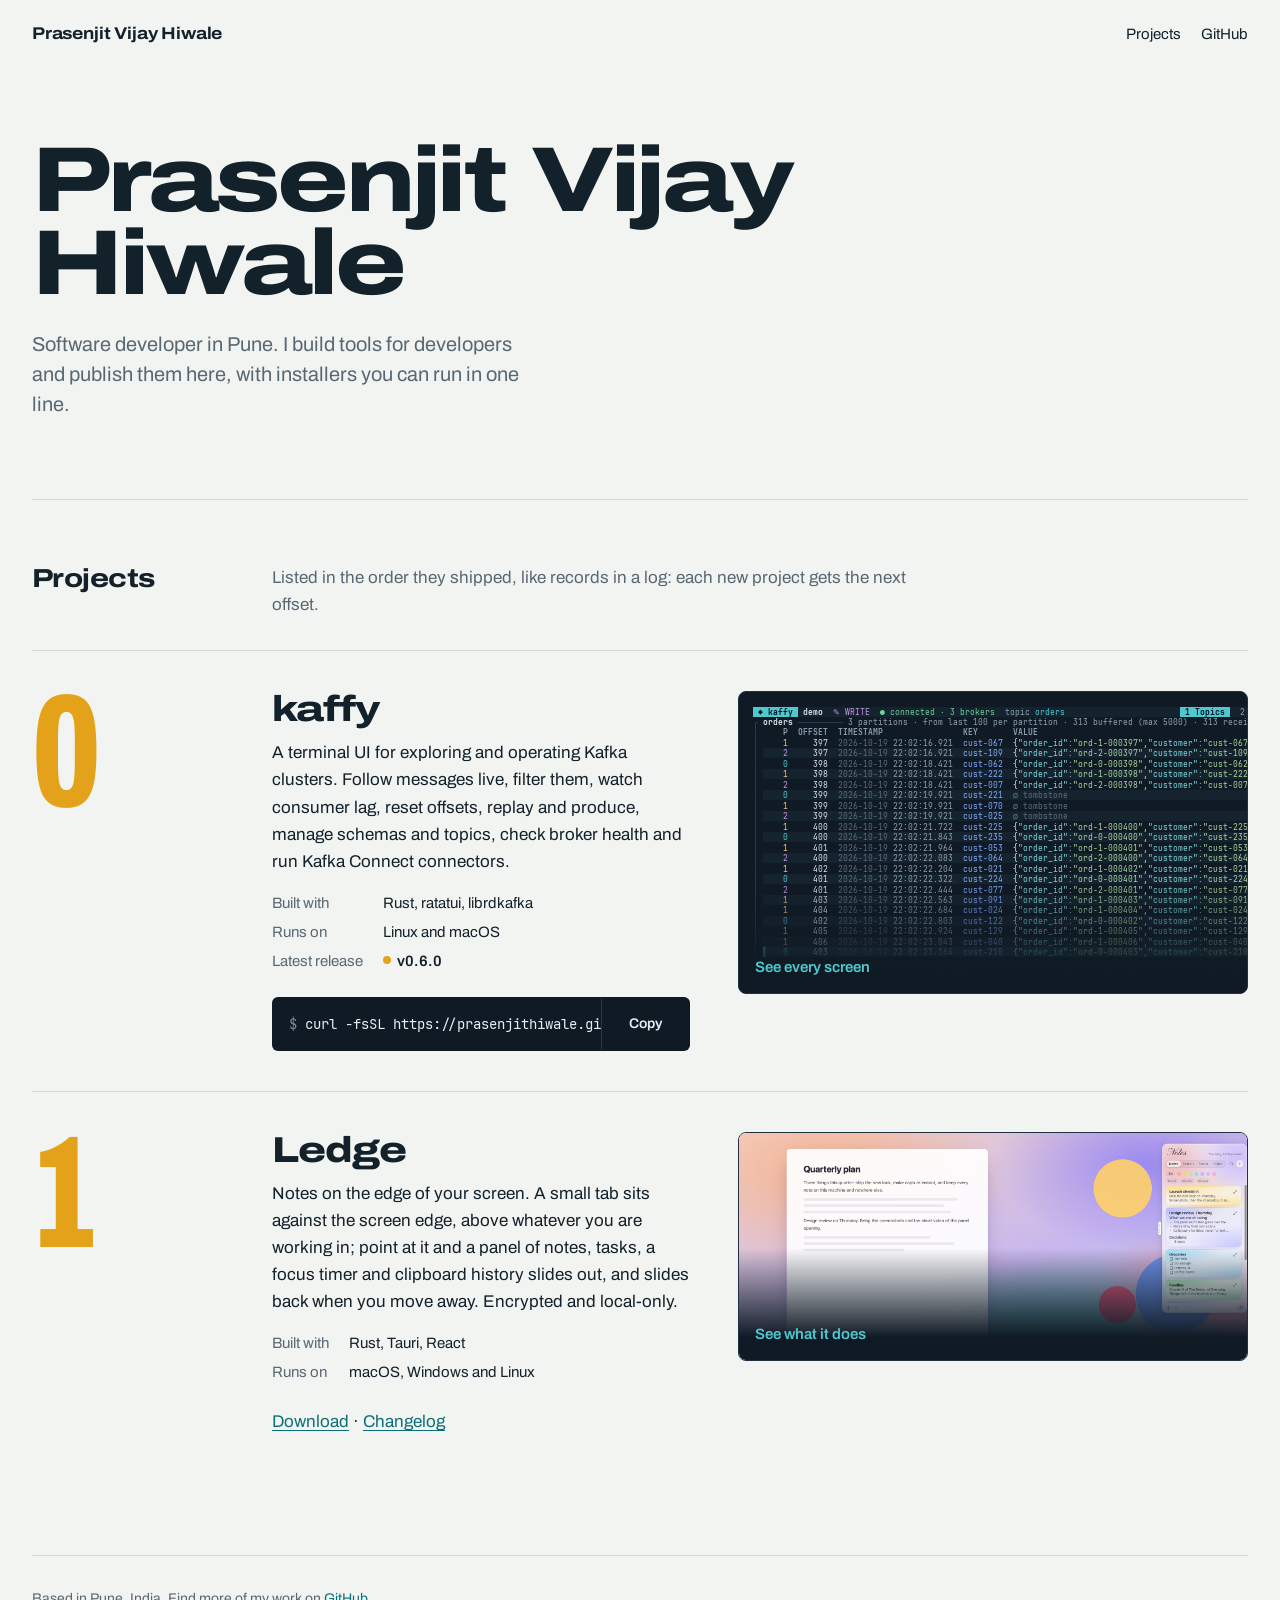
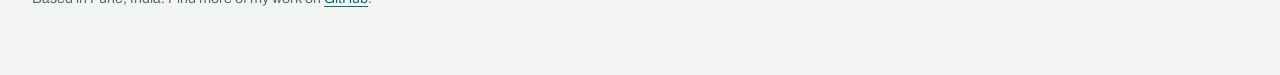
<file: index.html>
<!doctype html>
<html lang="en">
<head>
  <meta charset="utf-8">
  <meta name="viewport" content="width=device-width, initial-scale=1">
  <title>Prasenjit Vijay Hiwale</title>
  <meta name="description" content="Projects by Prasenjit Vijay Hiwale, a software developer in Pune.">
  <link rel="icon" href="data:image/svg+xml,%3Csvg xmlns='http://www.w3.org/2000/svg' viewBox='0 0 32 32'%3E%3Crect width='32' height='32' rx='6' fill='%23086a73'/%3E%3Ctext x='16' y='22' font-family='Arial' font-weight='700' font-size='15' fill='white' text-anchor='middle'%3EPH%3C/text%3E%3C/svg%3E">
  <link rel="preconnect" href="https://fonts.googleapis.com">
  <link rel="preconnect" href="https://fonts.gstatic.com" crossorigin>
  <link rel="stylesheet" href="https://fonts.googleapis.com/css2?family=Archivo:wdth,wght@62..125,100..900&display=swap">
  <link rel="stylesheet" href="assets/site.css">
  <link rel="stylesheet" href="assets/home.css">
</head>
<body>
  <header class="wrap site-head">
    <a class="site-name" href="./">Prasenjit Vijay Hiwale</a>
    <nav class="site-nav" aria-label="Site">
      <a href="#projects">Projects</a>
      <a href="https://github.com/prasenjithiwale">GitHub</a>
    </nav>
  </header>

  <main>
    <section class="wrap intro" aria-labelledby="name">
      <h1 class="display" id="name">Prasenjit Vijay Hiwale</h1>
      <p class="lede">Software developer in Pune. I build tools for developers and publish them here, with installers you can run in one line.</p>
    </section>

    <section class="wrap" id="projects" aria-labelledby="projects-title">
      <div class="log-head">
        <h2 id="projects-title">Projects</h2>
        <p>Listed in the order they shipped, like records in a log: each new project gets the next offset.</p>
      </div>

      <ol class="log" start="0">
        <li class="record" data-releases="kaffy/releases/">
          <span class="offset" aria-hidden="true">0</span>
          <div class="record-body">
            <div class="record-text">
              <h3><a href="kaffy/">kaffy</a></h3>
              <p>A terminal UI for exploring and operating Kafka clusters. Follow messages live, filter them, watch consumer lag, reset offsets, replay and produce, manage schemas and topics, check broker health and run Kafka Connect connectors.</p>
              <dl class="fields">
                <dt>Built with</dt><dd>Rust, ratatui, librdkafka</dd>
                <dt>Runs on</dt><dd>Linux and macOS</dd>
                <dt class="when-loaded">Latest release</dt><dd class="when-loaded"><strong data-release="version"></strong></dd>
              </dl>
              <div class="command">
                <code id="kaffy-install">curl -fsSL https://prasenjithiwale.github.io/folio/kaffy/install.sh | sh</code>
                <button class="copy" type="button" data-copy="#kaffy-install">Copy</button>
              </div>
            </div>
            <a class="preview" href="kaffy/" aria-label="kaffy: see every screen">
              <pre class="tui" aria-hidden="true"><span class="b" style="color:#0b141c;background:#4fc8d0"> ◆ kaffy </span><span style="color:#d9e3ea;background:#15232f"> </span><span class="b" style="color:#d9e3ea;background:#15232f">demo</span><span style="color:#5a6d7c;background:#15232f">  </span><span style="color:#c792ea;background:#15232f">✎ WRITE</span><span style="color:#5a6d7c;background:#15232f">  </span><span style="color:#6fcf97;background:#15232f">● connected · 3 brokers</span><span style="color:#5a6d7c;background:#15232f">  </span><span style="color:#8d9fae;background:#15232f">topic </span><span style="color:#4fc8d0;background:#15232f">orders</span><span style="color:#d9e3ea;background:#15232f">                       </span><span class="b" style="color:#0b141c;background:#4fc8d0"> 1 Topics </span><span style="color:#d9e3ea;background:#15232f"> </span><span style="color:#8d9fae;background:#15232f"> 2 </span><span style="color:#d9e3ea;background:#15232f"> </span><span style="color:#8d9fae;background:#15232f"> 3 </span><span style="color:#d9e3ea;background:#15232f"> </span><span style="color:#8d9fae;background:#15232f"> 4 </span><span style="color:#d9e3ea;background:#15232f"> </span><span style="color:#8d9fae;background:#15232f"> 5 </span><span style="color:#d9e3ea;background:#15232f"> </span>
<span style="color:#2b4152">╭ </span><span class="b" style="color:#d9e3ea">orders</span><span style="color:#2b4152"> ─────────</span><span style="color:#8d9fae"> 3 partitions · from last 100 per partition · 313 buffered (max 5000) · 313 received </span><span class="b" style="color:#6fcf97"> ● LIVE </span><span style="color:#2b4152">╮</span>
<span style="color:#2b4152">│</span><span style="color:#d9e3ea"> </span><span class="b" style="color:#8d9fae">    P  OFFSET  TIMESTAMP                KEY       VALUE                                                     </span><span style="color:#d9e3ea"> </span><span style="color:#2b4152">│</span>
<span style="color:#2b4152">│</span><span style="color:#d9e3ea">   </span><span style="color:#f6c177">  1</span><span style="color:#d9e3ea">     397  </span><span style="color:#5a6d7c">2026-10-19 </span><span style="color:#8d9fae">22:02:16.921</span><span style="color:#d9e3ea">  </span><span style="color:#82aaff">cust-067</span><span style="color:#d9e3ea">  {</span><span style="color:#7fd6dd">&quot;order_id&quot;</span><span style="color:#d9e3ea">:</span><span style="color:#a8d8a0">&quot;ord-1-000397&quot;</span><span style="color:#d9e3ea">,</span><span style="color:#7fd6dd">&quot;customer&quot;</span><span style="color:#d9e3ea">:</span><span style="color:#a8d8a0">&quot;cust-067&quot;</span><span style="color:#d9e3ea">,</span><span style="color:#7fd6dd">&quot;status&quot;</span><span style="color:#d9e3ea">: </span><span style="color:#2b4152">│</span>
<span style="color:#2b4152">│</span><span style="color:#d9e3ea"> </span><span style="color:#d9e3ea;background:#15232f">  </span><span style="color:#c792ea;background:#15232f">  2</span><span style="color:#d9e3ea;background:#15232f">     397  </span><span style="color:#5a6d7c;background:#15232f">2026-10-19 </span><span style="color:#8d9fae;background:#15232f">22:02:16.921</span><span style="color:#d9e3ea;background:#15232f">  </span><span style="color:#82aaff;background:#15232f">cust-109</span><span style="color:#d9e3ea;background:#15232f">  {</span><span style="color:#7fd6dd;background:#15232f">&quot;order_id&quot;</span><span style="color:#d9e3ea;background:#15232f">:</span><span style="color:#a8d8a0;background:#15232f">&quot;ord-2-000397&quot;</span><span style="color:#d9e3ea;background:#15232f">,</span><span style="color:#7fd6dd;background:#15232f">&quot;customer&quot;</span><span style="color:#d9e3ea;background:#15232f">:</span><span style="color:#a8d8a0;background:#15232f">&quot;cust-109&quot;</span><span style="color:#d9e3ea;background:#15232f">,</span><span style="color:#7fd6dd;background:#15232f">&quot;status&quot;</span><span style="color:#d9e3ea;background:#15232f">:</span><span style="color:#d9e3ea"> </span><span style="color:#2b4152">│</span>
<span style="color:#2b4152">│</span><span style="color:#d9e3ea">   </span><span style="color:#4fc8d0">  0</span><span style="color:#d9e3ea">     398  </span><span style="color:#5a6d7c">2026-10-19 </span><span style="color:#8d9fae">22:02:18.421</span><span style="color:#d9e3ea">  </span><span style="color:#82aaff">cust-062</span><span style="color:#d9e3ea">  {</span><span style="color:#7fd6dd">&quot;order_id&quot;</span><span style="color:#d9e3ea">:</span><span style="color:#a8d8a0">&quot;ord-0-000398&quot;</span><span style="color:#d9e3ea">,</span><span style="color:#7fd6dd">&quot;customer&quot;</span><span style="color:#d9e3ea">:</span><span style="color:#a8d8a0">&quot;cust-062&quot;</span><span style="color:#d9e3ea">,</span><span style="color:#7fd6dd">&quot;status&quot;</span><span style="color:#d9e3ea">: </span><span style="color:#2b4152">│</span>
<span style="color:#2b4152">│</span><span style="color:#d9e3ea"> </span><span style="color:#d9e3ea;background:#15232f">  </span><span style="color:#f6c177;background:#15232f">  1</span><span style="color:#d9e3ea;background:#15232f">     398  </span><span style="color:#5a6d7c;background:#15232f">2026-10-19 </span><span style="color:#8d9fae;background:#15232f">22:02:18.421</span><span style="color:#d9e3ea;background:#15232f">  </span><span style="color:#82aaff;background:#15232f">cust-222</span><span style="color:#d9e3ea;background:#15232f">  {</span><span style="color:#7fd6dd;background:#15232f">&quot;order_id&quot;</span><span style="color:#d9e3ea;background:#15232f">:</span><span style="color:#a8d8a0;background:#15232f">&quot;ord-1-000398&quot;</span><span style="color:#d9e3ea;background:#15232f">,</span><span style="color:#7fd6dd;background:#15232f">&quot;customer&quot;</span><span style="color:#d9e3ea;background:#15232f">:</span><span style="color:#a8d8a0;background:#15232f">&quot;cust-222&quot;</span><span style="color:#d9e3ea;background:#15232f">,</span><span style="color:#7fd6dd;background:#15232f">&quot;status&quot;</span><span style="color:#d9e3ea;background:#15232f">:</span><span style="color:#d9e3ea"> </span><span style="color:#2b4152">│</span>
<span style="color:#2b4152">│</span><span style="color:#d9e3ea">   </span><span style="color:#c792ea">  2</span><span style="color:#d9e3ea">     398  </span><span style="color:#5a6d7c">2026-10-19 </span><span style="color:#8d9fae">22:02:18.421</span><span style="color:#d9e3ea">  </span><span style="color:#82aaff">cust-007</span><span style="color:#d9e3ea">  {</span><span style="color:#7fd6dd">&quot;order_id&quot;</span><span style="color:#d9e3ea">:</span><span style="color:#a8d8a0">&quot;ord-2-000398&quot;</span><span style="color:#d9e3ea">,</span><span style="color:#7fd6dd">&quot;customer&quot;</span><span style="color:#d9e3ea">:</span><span style="color:#a8d8a0">&quot;cust-007&quot;</span><span style="color:#d9e3ea">,</span><span style="color:#7fd6dd">&quot;status&quot;</span><span style="color:#d9e3ea">: </span><span style="color:#2b4152">│</span>
<span style="color:#2b4152">│</span><span style="color:#d9e3ea"> </span><span style="color:#d9e3ea;background:#15232f">  </span><span style="color:#4fc8d0;background:#15232f">  0</span><span style="color:#d9e3ea;background:#15232f">     399  </span><span style="color:#5a6d7c;background:#15232f">2026-10-19 </span><span style="color:#8d9fae;background:#15232f">22:02:19.921</span><span style="color:#d9e3ea;background:#15232f">  </span><span style="color:#82aaff;background:#15232f">cust-221</span><span style="color:#d9e3ea;background:#15232f">  </span><span class="i" style="color:#5a6d7c;background:#15232f">∅ tombstone                                               </span><span style="color:#d9e3ea"> </span><span style="color:#2b4152">│</span>
<span style="color:#2b4152">│</span><span style="color:#d9e3ea">   </span><span style="color:#f6c177">  1</span><span style="color:#d9e3ea">     399  </span><span style="color:#5a6d7c">2026-10-19 </span><span style="color:#8d9fae">22:02:19.921</span><span style="color:#d9e3ea">  </span><span style="color:#82aaff">cust-070</span><span style="color:#d9e3ea">  </span><span class="i" style="color:#5a6d7c">∅ tombstone                                               </span><span style="color:#d9e3ea"> </span><span style="color:#2b4152">│</span>
<span style="color:#2b4152">│</span><span style="color:#d9e3ea"> </span><span style="color:#d9e3ea;background:#15232f">  </span><span style="color:#c792ea;background:#15232f">  2</span><span style="color:#d9e3ea;background:#15232f">     399  </span><span style="color:#5a6d7c;background:#15232f">2026-10-19 </span><span style="color:#8d9fae;background:#15232f">22:02:19.921</span><span style="color:#d9e3ea;background:#15232f">  </span><span style="color:#82aaff;background:#15232f">cust-025</span><span style="color:#d9e3ea;background:#15232f">  </span><span class="i" style="color:#5a6d7c;background:#15232f">∅ tombstone                                               </span><span style="color:#d9e3ea"> </span><span style="color:#2b4152">│</span>
<span style="color:#2b4152">│</span><span style="color:#d9e3ea">   </span><span style="color:#f6c177">  1</span><span style="color:#d9e3ea">     400  </span><span style="color:#5a6d7c">2026-10-19 </span><span style="color:#8d9fae">22:02:21.722</span><span style="color:#d9e3ea">  </span><span style="color:#82aaff">cust-225</span><span style="color:#d9e3ea">  {</span><span style="color:#7fd6dd">&quot;order_id&quot;</span><span style="color:#d9e3ea">:</span><span style="color:#a8d8a0">&quot;ord-1-000400&quot;</span><span style="color:#d9e3ea">,</span><span style="color:#7fd6dd">&quot;customer&quot;</span><span style="color:#d9e3ea">:</span><span style="color:#a8d8a0">&quot;cust-225&quot;</span><span style="color:#d9e3ea">,</span><span style="color:#7fd6dd">&quot;status&quot;</span><span style="color:#d9e3ea">: </span><span style="color:#2b4152">│</span>
<span style="color:#2b4152">│</span><span style="color:#d9e3ea"> </span><span style="color:#d9e3ea;background:#15232f">  </span><span style="color:#4fc8d0;background:#15232f">  0</span><span style="color:#d9e3ea;background:#15232f">     400  </span><span style="color:#5a6d7c;background:#15232f">2026-10-19 </span><span style="color:#8d9fae;background:#15232f">22:02:21.843</span><span style="color:#d9e3ea;background:#15232f">  </span><span style="color:#82aaff;background:#15232f">cust-235</span><span style="color:#d9e3ea;background:#15232f">  {</span><span style="color:#7fd6dd;background:#15232f">&quot;order_id&quot;</span><span style="color:#d9e3ea;background:#15232f">:</span><span style="color:#a8d8a0;background:#15232f">&quot;ord-0-000400&quot;</span><span style="color:#d9e3ea;background:#15232f">,</span><span style="color:#7fd6dd;background:#15232f">&quot;customer&quot;</span><span style="color:#d9e3ea;background:#15232f">:</span><span style="color:#a8d8a0;background:#15232f">&quot;cust-235&quot;</span><span style="color:#d9e3ea;background:#15232f">,</span><span style="color:#7fd6dd;background:#15232f">&quot;status&quot;</span><span style="color:#d9e3ea;background:#15232f">:</span><span style="color:#d9e3ea"> </span><span style="color:#2b4152">│</span>
<span style="color:#2b4152">│</span><span style="color:#d9e3ea">   </span><span style="color:#f6c177">  1</span><span style="color:#d9e3ea">     401  </span><span style="color:#5a6d7c">2026-10-19 </span><span style="color:#8d9fae">22:02:21.964</span><span style="color:#d9e3ea">  </span><span style="color:#82aaff">cust-053</span><span style="color:#d9e3ea">  {</span><span style="color:#7fd6dd">&quot;order_id&quot;</span><span style="color:#d9e3ea">:</span><span style="color:#a8d8a0">&quot;ord-1-000401&quot;</span><span style="color:#d9e3ea">,</span><span style="color:#7fd6dd">&quot;customer&quot;</span><span style="color:#d9e3ea">:</span><span style="color:#a8d8a0">&quot;cust-053&quot;</span><span style="color:#d9e3ea">,</span><span style="color:#7fd6dd">&quot;status&quot;</span><span style="color:#d9e3ea">: </span><span style="color:#2b4152">│</span>
<span style="color:#2b4152">│</span><span style="color:#d9e3ea"> </span><span style="color:#d9e3ea;background:#15232f">  </span><span style="color:#c792ea;background:#15232f">  2</span><span style="color:#d9e3ea;background:#15232f">     400  </span><span style="color:#5a6d7c;background:#15232f">2026-10-19 </span><span style="color:#8d9fae;background:#15232f">22:02:22.083</span><span style="color:#d9e3ea;background:#15232f">  </span><span style="color:#82aaff;background:#15232f">cust-064</span><span style="color:#d9e3ea;background:#15232f">  {</span><span style="color:#7fd6dd;background:#15232f">&quot;order_id&quot;</span><span style="color:#d9e3ea;background:#15232f">:</span><span style="color:#a8d8a0;background:#15232f">&quot;ord-2-000400&quot;</span><span style="color:#d9e3ea;background:#15232f">,</span><span style="color:#7fd6dd;background:#15232f">&quot;customer&quot;</span><span style="color:#d9e3ea;background:#15232f">:</span><span style="color:#a8d8a0;background:#15232f">&quot;cust-064&quot;</span><span style="color:#d9e3ea;background:#15232f">,</span><span style="color:#7fd6dd;background:#15232f">&quot;status&quot;</span><span style="color:#d9e3ea;background:#15232f">:</span><span style="color:#d9e3ea"> </span><span style="color:#2b4152">│</span>
<span style="color:#2b4152">│</span><span style="color:#d9e3ea">   </span><span style="color:#f6c177">  1</span><span style="color:#d9e3ea">     402  </span><span style="color:#5a6d7c">2026-10-19 </span><span style="color:#8d9fae">22:02:22.204</span><span style="color:#d9e3ea">  </span><span style="color:#82aaff">cust-021</span><span style="color:#d9e3ea">  {</span><span style="color:#7fd6dd">&quot;order_id&quot;</span><span style="color:#d9e3ea">:</span><span style="color:#a8d8a0">&quot;ord-1-000402&quot;</span><span style="color:#d9e3ea">,</span><span style="color:#7fd6dd">&quot;customer&quot;</span><span style="color:#d9e3ea">:</span><span style="color:#a8d8a0">&quot;cust-021&quot;</span><span style="color:#d9e3ea">,</span><span style="color:#7fd6dd">&quot;status&quot;</span><span style="color:#d9e3ea">: </span><span style="color:#2b4152">│</span>
<span style="color:#2b4152">│</span><span style="color:#d9e3ea"> </span><span style="color:#d9e3ea;background:#15232f">  </span><span style="color:#4fc8d0;background:#15232f">  0</span><span style="color:#d9e3ea;background:#15232f">     401  </span><span style="color:#5a6d7c;background:#15232f">2026-10-19 </span><span style="color:#8d9fae;background:#15232f">22:02:22.322</span><span style="color:#d9e3ea;background:#15232f">  </span><span style="color:#82aaff;background:#15232f">cust-224</span><span style="color:#d9e3ea;background:#15232f">  {</span><span style="color:#7fd6dd;background:#15232f">&quot;order_id&quot;</span><span style="color:#d9e3ea;background:#15232f">:</span><span style="color:#a8d8a0;background:#15232f">&quot;ord-0-000401&quot;</span><span style="color:#d9e3ea;background:#15232f">,</span><span style="color:#7fd6dd;background:#15232f">&quot;customer&quot;</span><span style="color:#d9e3ea;background:#15232f">:</span><span style="color:#a8d8a0;background:#15232f">&quot;cust-224&quot;</span><span style="color:#d9e3ea;background:#15232f">,</span><span style="color:#7fd6dd;background:#15232f">&quot;status&quot;</span><span style="color:#d9e3ea;background:#15232f">:</span><span style="color:#d9e3ea"> </span><span style="color:#2b4152">│</span>
<span style="color:#2b4152">│</span><span style="color:#d9e3ea">   </span><span style="color:#c792ea">  2</span><span style="color:#d9e3ea">     401  </span><span style="color:#5a6d7c">2026-10-19 </span><span style="color:#8d9fae">22:02:22.444</span><span style="color:#d9e3ea">  </span><span style="color:#82aaff">cust-077</span><span style="color:#d9e3ea">  {</span><span style="color:#7fd6dd">&quot;order_id&quot;</span><span style="color:#d9e3ea">:</span><span style="color:#a8d8a0">&quot;ord-2-000401&quot;</span><span style="color:#d9e3ea">,</span><span style="color:#7fd6dd">&quot;customer&quot;</span><span style="color:#d9e3ea">:</span><span style="color:#a8d8a0">&quot;cust-077&quot;</span><span style="color:#d9e3ea">,</span><span style="color:#7fd6dd">&quot;status&quot;</span><span style="color:#d9e3ea">: </span><span style="color:#2b4152">│</span>
<span style="color:#2b4152">│</span><span style="color:#d9e3ea"> </span><span style="color:#d9e3ea;background:#15232f">  </span><span style="color:#f6c177;background:#15232f">  1</span><span style="color:#d9e3ea;background:#15232f">     403  </span><span style="color:#5a6d7c;background:#15232f">2026-10-19 </span><span style="color:#8d9fae;background:#15232f">22:02:22.563</span><span style="color:#d9e3ea;background:#15232f">  </span><span style="color:#82aaff;background:#15232f">cust-091</span><span style="color:#d9e3ea;background:#15232f">  {</span><span style="color:#7fd6dd;background:#15232f">&quot;order_id&quot;</span><span style="color:#d9e3ea;background:#15232f">:</span><span style="color:#a8d8a0;background:#15232f">&quot;ord-1-000403&quot;</span><span style="color:#d9e3ea;background:#15232f">,</span><span style="color:#7fd6dd;background:#15232f">&quot;customer&quot;</span><span style="color:#d9e3ea;background:#15232f">:</span><span style="color:#a8d8a0;background:#15232f">&quot;cust-091&quot;</span><span style="color:#d9e3ea;background:#15232f">,</span><span style="color:#7fd6dd;background:#15232f">&quot;status&quot;</span><span style="color:#d9e3ea;background:#15232f">:</span><span style="color:#d9e3ea"> </span><span style="color:#2b4152">│</span>
<span style="color:#2b4152">│</span><span style="color:#d9e3ea">   </span><span style="color:#f6c177">  1</span><span style="color:#d9e3ea">     404  </span><span style="color:#5a6d7c">2026-10-19 </span><span style="color:#8d9fae">22:02:22.684</span><span style="color:#d9e3ea">  </span><span style="color:#82aaff">cust-024</span><span style="color:#d9e3ea">  {</span><span style="color:#7fd6dd">&quot;order_id&quot;</span><span style="color:#d9e3ea">:</span><span style="color:#a8d8a0">&quot;ord-1-000404&quot;</span><span style="color:#d9e3ea">,</span><span style="color:#7fd6dd">&quot;customer&quot;</span><span style="color:#d9e3ea">:</span><span style="color:#a8d8a0">&quot;cust-024&quot;</span><span style="color:#d9e3ea">,</span><span style="color:#7fd6dd">&quot;status&quot;</span><span style="color:#d9e3ea">: </span><span style="color:#2b4152">│</span>
<span style="color:#2b4152">│</span><span style="color:#d9e3ea"> </span><span style="color:#d9e3ea;background:#15232f">  </span><span style="color:#4fc8d0;background:#15232f">  0</span><span style="color:#d9e3ea;background:#15232f">     402  </span><span style="color:#5a6d7c;background:#15232f">2026-10-19 </span><span style="color:#8d9fae;background:#15232f">22:02:22.803</span><span style="color:#d9e3ea;background:#15232f">  </span><span style="color:#82aaff;background:#15232f">cust-122</span><span style="color:#d9e3ea;background:#15232f">  {</span><span style="color:#7fd6dd;background:#15232f">&quot;order_id&quot;</span><span style="color:#d9e3ea;background:#15232f">:</span><span style="color:#a8d8a0;background:#15232f">&quot;ord-0-000402&quot;</span><span style="color:#d9e3ea;background:#15232f">,</span><span style="color:#7fd6dd;background:#15232f">&quot;customer&quot;</span><span style="color:#d9e3ea;background:#15232f">:</span><span style="color:#a8d8a0;background:#15232f">&quot;cust-122&quot;</span><span style="color:#d9e3ea;background:#15232f">,</span><span style="color:#7fd6dd;background:#15232f">&quot;status&quot;</span><span style="color:#d9e3ea;background:#15232f">:</span><span style="color:#d9e3ea"> </span><span style="color:#2b4152">│</span>
<span style="color:#2b4152">│</span><span style="color:#d9e3ea">   </span><span style="color:#f6c177">  1</span><span style="color:#d9e3ea">     405  </span><span style="color:#5a6d7c">2026-10-19 </span><span style="color:#8d9fae">22:02:22.924</span><span style="color:#d9e3ea">  </span><span style="color:#82aaff">cust-129</span><span style="color:#d9e3ea">  {</span><span style="color:#7fd6dd">&quot;order_id&quot;</span><span style="color:#d9e3ea">:</span><span style="color:#a8d8a0">&quot;ord-1-000405&quot;</span><span style="color:#d9e3ea">,</span><span style="color:#7fd6dd">&quot;customer&quot;</span><span style="color:#d9e3ea">:</span><span style="color:#a8d8a0">&quot;cust-129&quot;</span><span style="color:#d9e3ea">,</span><span style="color:#7fd6dd">&quot;status&quot;</span><span style="color:#d9e3ea">: </span><span style="color:#2b4152">│</span>
<span style="color:#2b4152">│</span><span style="color:#d9e3ea"> </span><span style="color:#d9e3ea;background:#15232f">  </span><span style="color:#f6c177;background:#15232f">  1</span><span style="color:#d9e3ea;background:#15232f">     406  </span><span style="color:#5a6d7c;background:#15232f">2026-10-19 </span><span style="color:#8d9fae;background:#15232f">22:02:23.043</span><span style="color:#d9e3ea;background:#15232f">  </span><span style="color:#82aaff;background:#15232f">cust-040</span><span style="color:#d9e3ea;background:#15232f">  {</span><span style="color:#7fd6dd;background:#15232f">&quot;order_id&quot;</span><span style="color:#d9e3ea;background:#15232f">:</span><span style="color:#a8d8a0;background:#15232f">&quot;ord-1-000406&quot;</span><span style="color:#d9e3ea;background:#15232f">,</span><span style="color:#7fd6dd;background:#15232f">&quot;customer&quot;</span><span style="color:#d9e3ea;background:#15232f">:</span><span style="color:#a8d8a0;background:#15232f">&quot;cust-040&quot;</span><span style="color:#d9e3ea;background:#15232f">,</span><span style="color:#7fd6dd;background:#15232f">&quot;status&quot;</span><span style="color:#d9e3ea;background:#15232f">:</span><span style="color:#d9e3ea"> </span><span style="color:#2b4152">│</span>
<span style="color:#2b4152">│</span><span style="color:#d9e3ea"> </span><span class="b" style="color:#4fc8d0;background:#1f3d4b">▌   0</span><span class="b" style="color:#d9e3ea;background:#1f3d4b">     403  </span><span class="b" style="color:#5a6d7c;background:#1f3d4b">2026-10-19 </span><span class="b" style="color:#8d9fae;background:#1f3d4b">22:02:23.164</span><span class="b" style="color:#d9e3ea;background:#1f3d4b">  </span><span class="b" style="color:#82aaff;background:#1f3d4b">cust-210</span><span class="b" style="color:#d9e3ea;background:#1f3d4b">  {</span><span class="b" style="color:#7fd6dd;background:#1f3d4b">&quot;order_id&quot;</span><span class="b" style="color:#d9e3ea;background:#1f3d4b">:</span><span class="b" style="color:#a8d8a0;background:#1f3d4b">&quot;ord-0-000403&quot;</span><span class="b" style="color:#d9e3ea;background:#1f3d4b">,</span><span class="b" style="color:#7fd6dd;background:#1f3d4b">&quot;customer&quot;</span><span class="b" style="color:#d9e3ea;background:#1f3d4b">:</span><span class="b" style="color:#a8d8a0;background:#1f3d4b">&quot;cust-210&quot;</span><span class="b" style="color:#d9e3ea;background:#1f3d4b">,</span><span class="b" style="color:#7fd6dd;background:#1f3d4b">&quot;status&quot;</span><span class="b" style="color:#d9e3ea;background:#1f3d4b">:</span><span style="color:#d9e3ea"> </span><span style="color:#2b4152">│</span>
<span style="color:#2b4152">╰──────────────────────────────────────────────────────────────────────────────────────────────────────────────╯</span>
<span class="b" style="color:#4fc8d0;background:#1c2e3c"> ↑↓ </span><span style="color:#8d9fae;background:#15232f"> move  </span><span class="b" style="color:#4fc8d0;background:#1c2e3c"> ⏎ </span><span style="color:#8d9fae;background:#15232f"> open  </span><span class="b" style="color:#4fc8d0;background:#1c2e3c"> space </span><span style="color:#8d9fae;background:#15232f"> pause  </span><span class="b" style="color:#4fc8d0;background:#1c2e3c"> / </span><span style="color:#8d9fae;background:#15232f"> filter  </span><span class="b" style="color:#4fc8d0;background:#1c2e3c"> p </span><span style="color:#8d9fae;background:#15232f"> produce  </span><span class="b" style="color:#4fc8d0;background:#1c2e3c"> E </span><span style="color:#8d9fae;background:#15232f"> edit &amp; produce  </span><span class="b" style="color:#4fc8d0;background:#1c2e3c"> : </span><span style="color:#8d9fae;background:#15232f"> commands  </span><span class="b" style="color:#4fc8d0;background:#1c2e3c"> ? </span><span style="color:#8d9fae;background:#15232f"> keys  </span><span style="color:#d9e3ea;background:#15232f">       </span>
</pre>
              <span class="preview-link">See every screen</span>
            </a>
          </div>
        </li>
        <li class="record">
          <span class="offset" aria-hidden="true">1</span>
          <div class="record-body">
            <div class="record-text">
              <h3><a href="ledge/">Ledge</a></h3>
              <p>Notes on the edge of your screen. A small tab sits against the screen edge, above whatever you are working in; point at it and a panel of notes, tasks, a focus timer and clipboard history slides out, and slides back when you move away. Encrypted and local-only.</p>
              <dl class="fields">
                <dt>Built with</dt><dd>Rust, Tauri, React</dd>
                <dt>Runs on</dt><dd>macOS, Windows and Linux</dd>
              </dl>
              <p><a href="ledge/#download">Download</a> · <a href="ledge/changelog.html">Changelog</a></p>
            </div>
            <a class="preview preview-shot" href="ledge/" aria-label="Ledge: see what it does">
              <img src="ledge/screenshots/hero.png" width="1920" height="860" alt="" loading="lazy">
              <span class="preview-link">See what it does</span>
            </a>
          </div>
        </li>
      </ol>
    </section>
  </main>

  <footer class="wrap site-foot">
    <p>Based in Pune, India. Find more of my work on <a href="https://github.com/prasenjithiwale">GitHub</a>.</p>
  </footer>
  <script src="assets/site.js" defer></script>
</body>
</html>
</file>
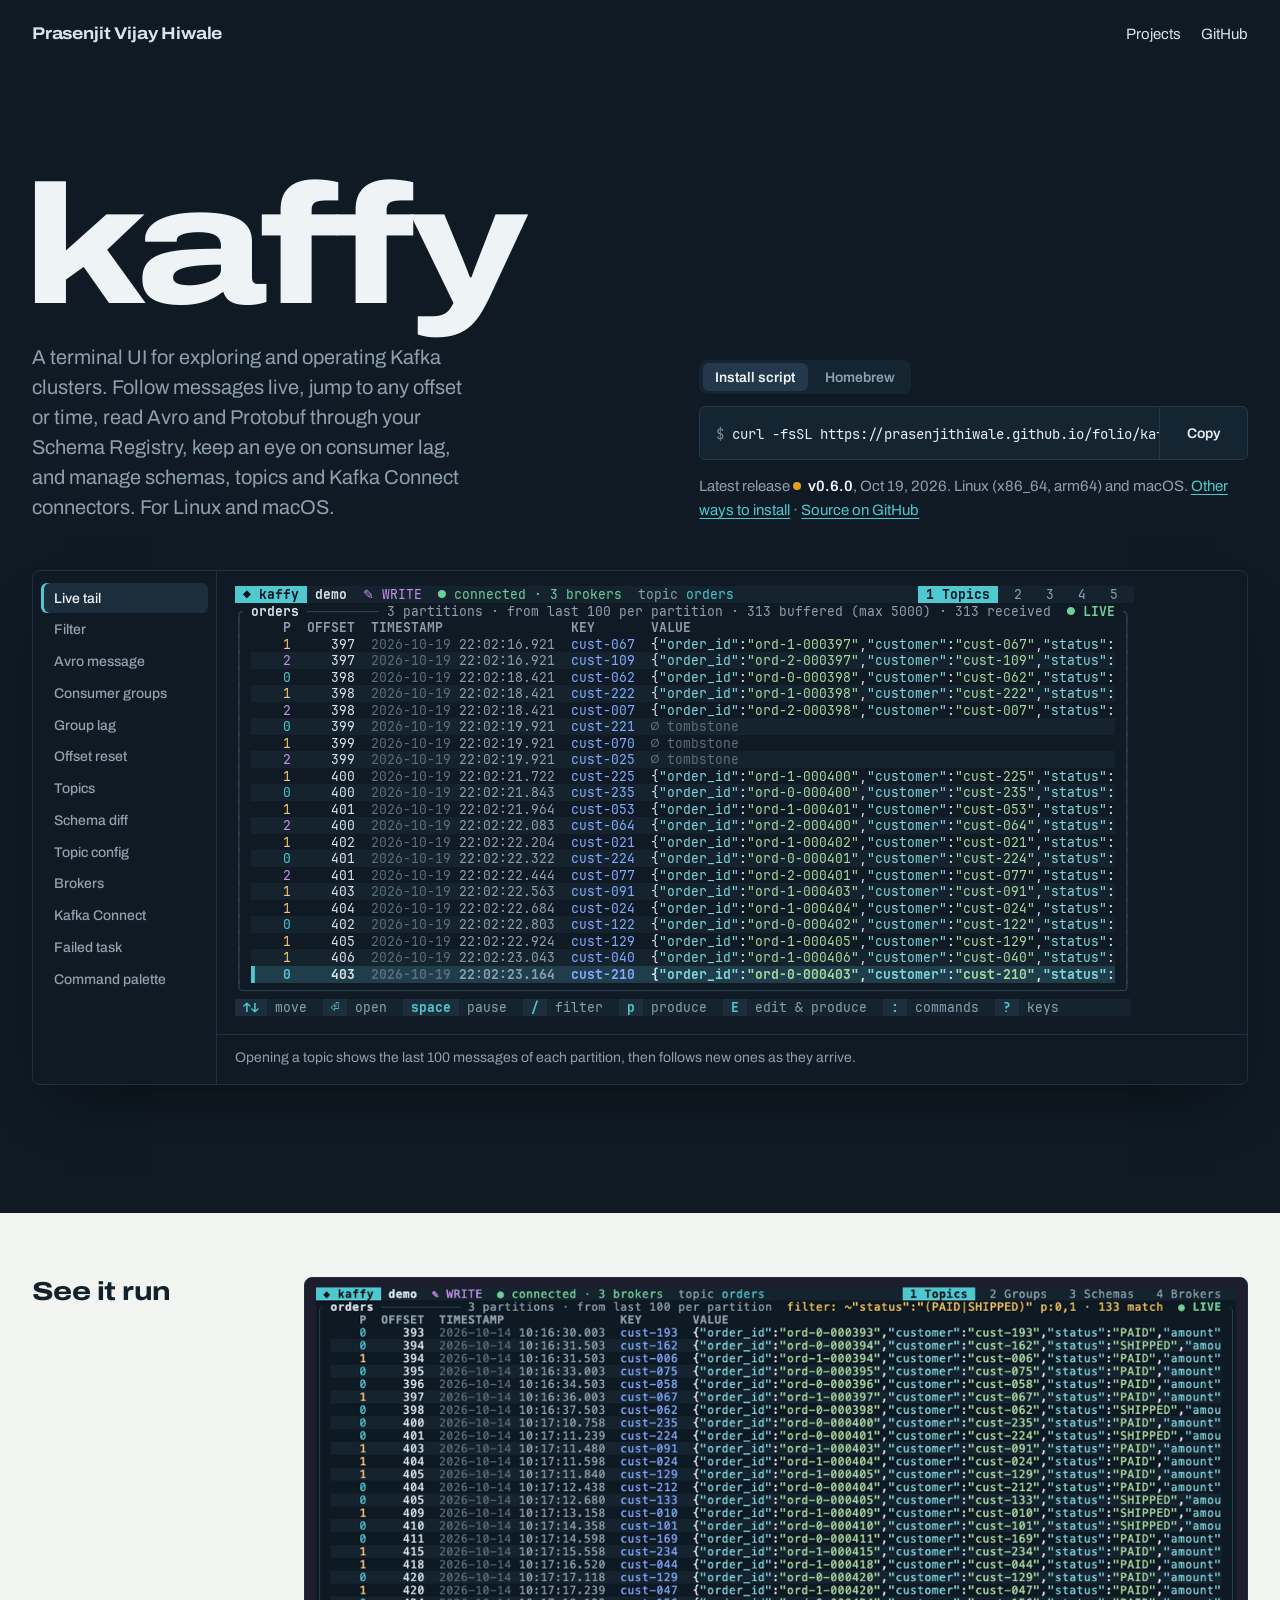
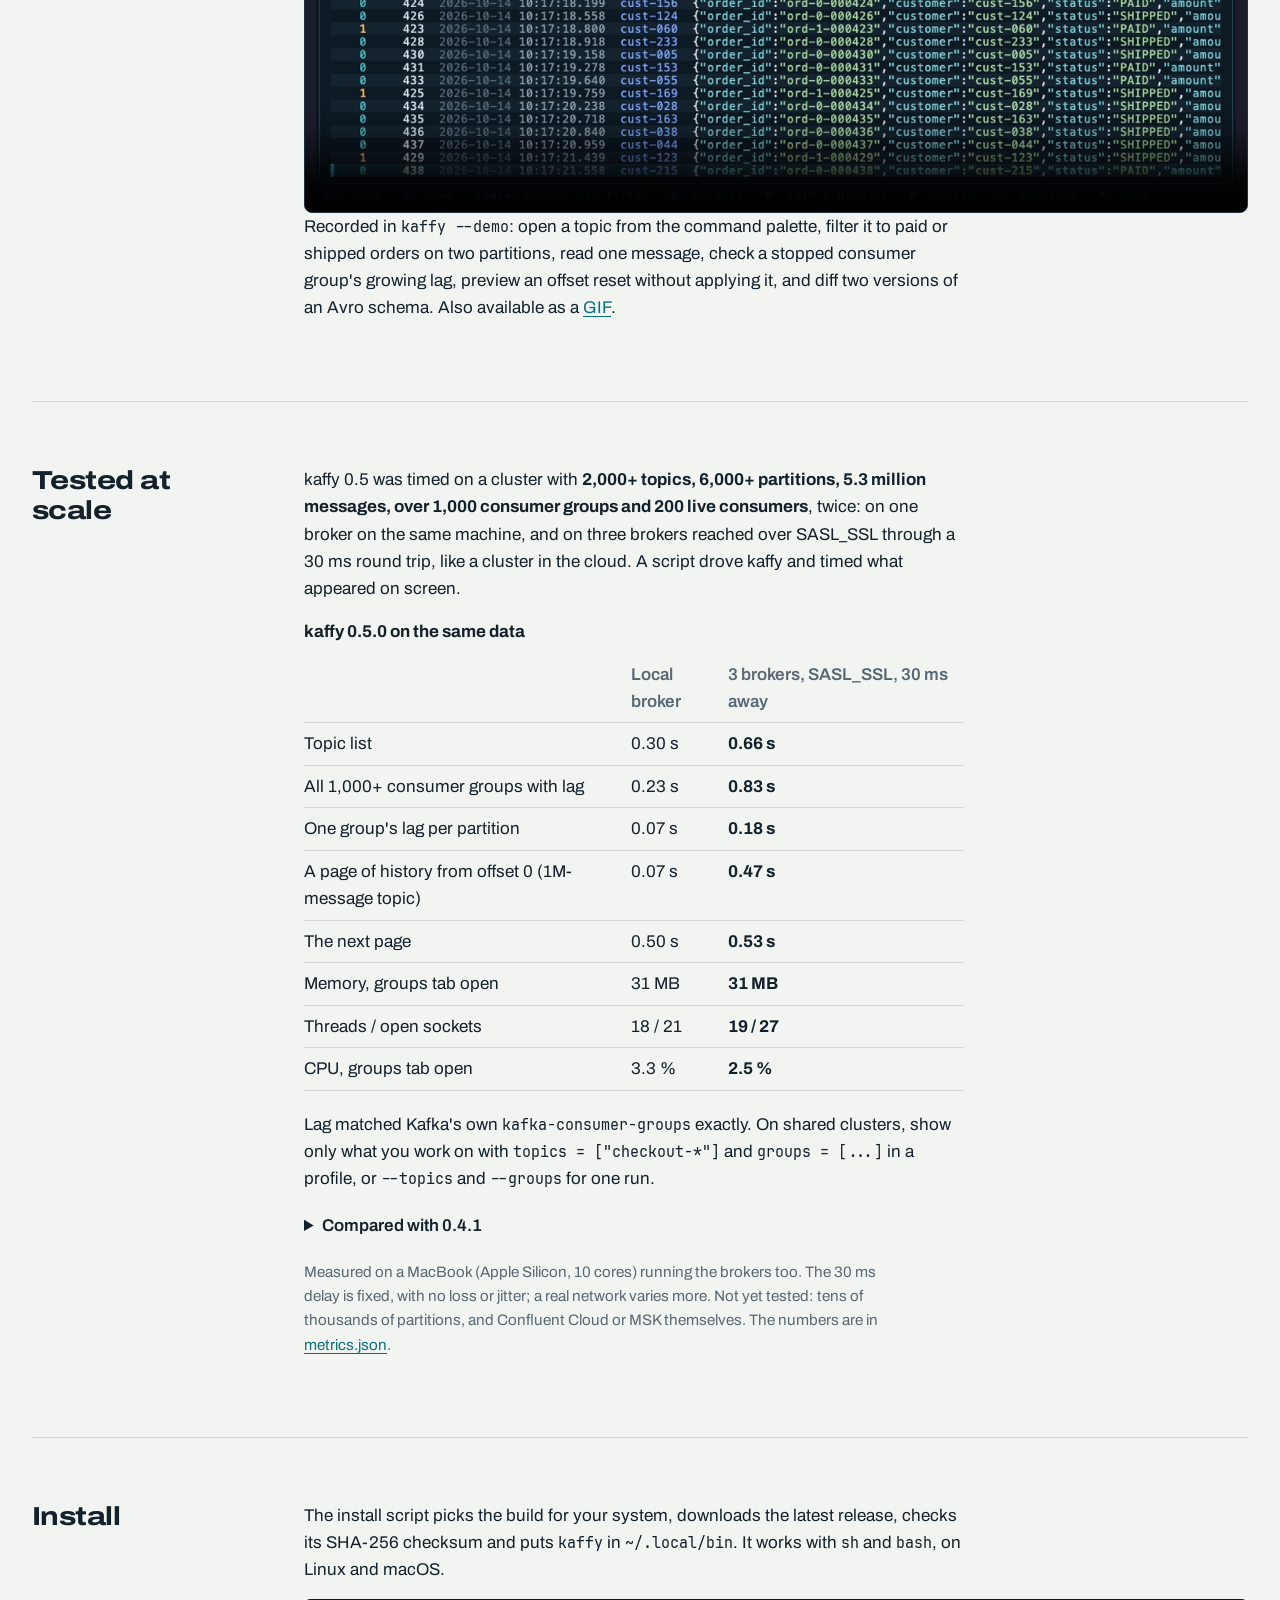
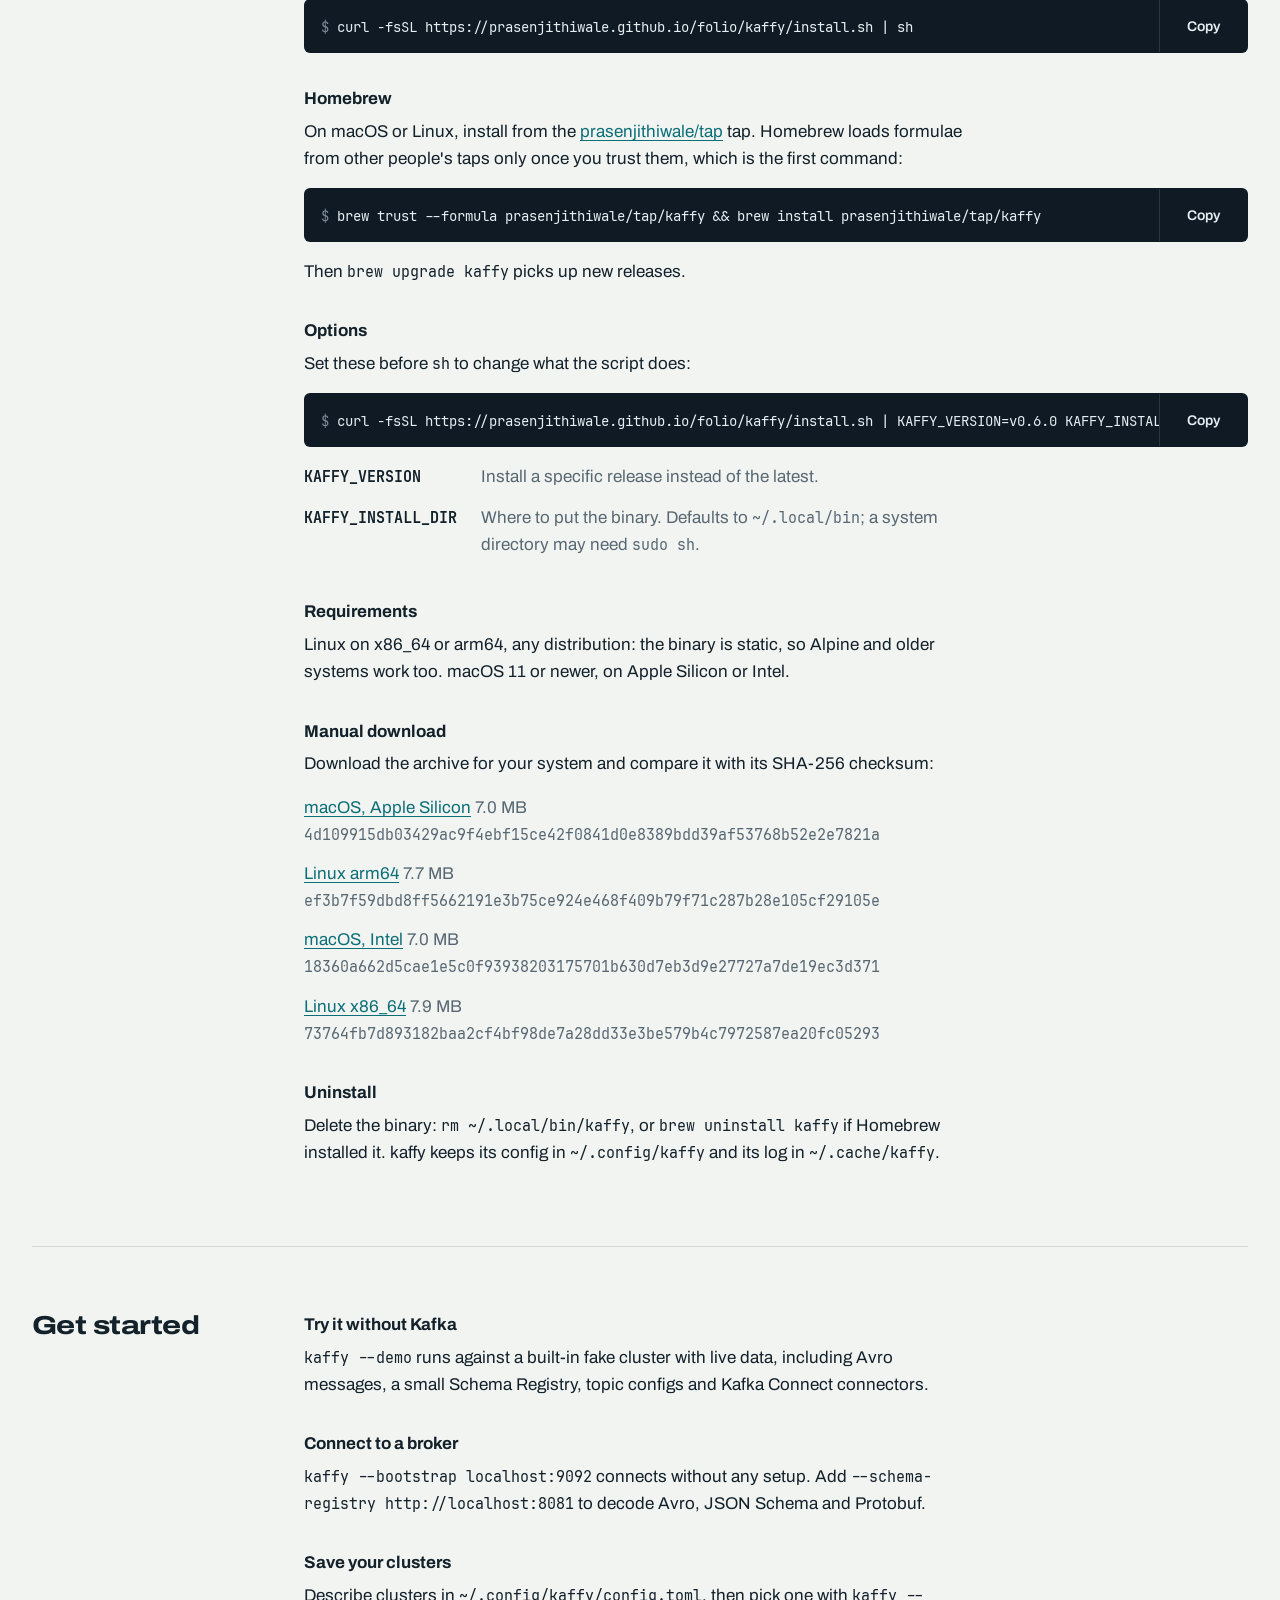
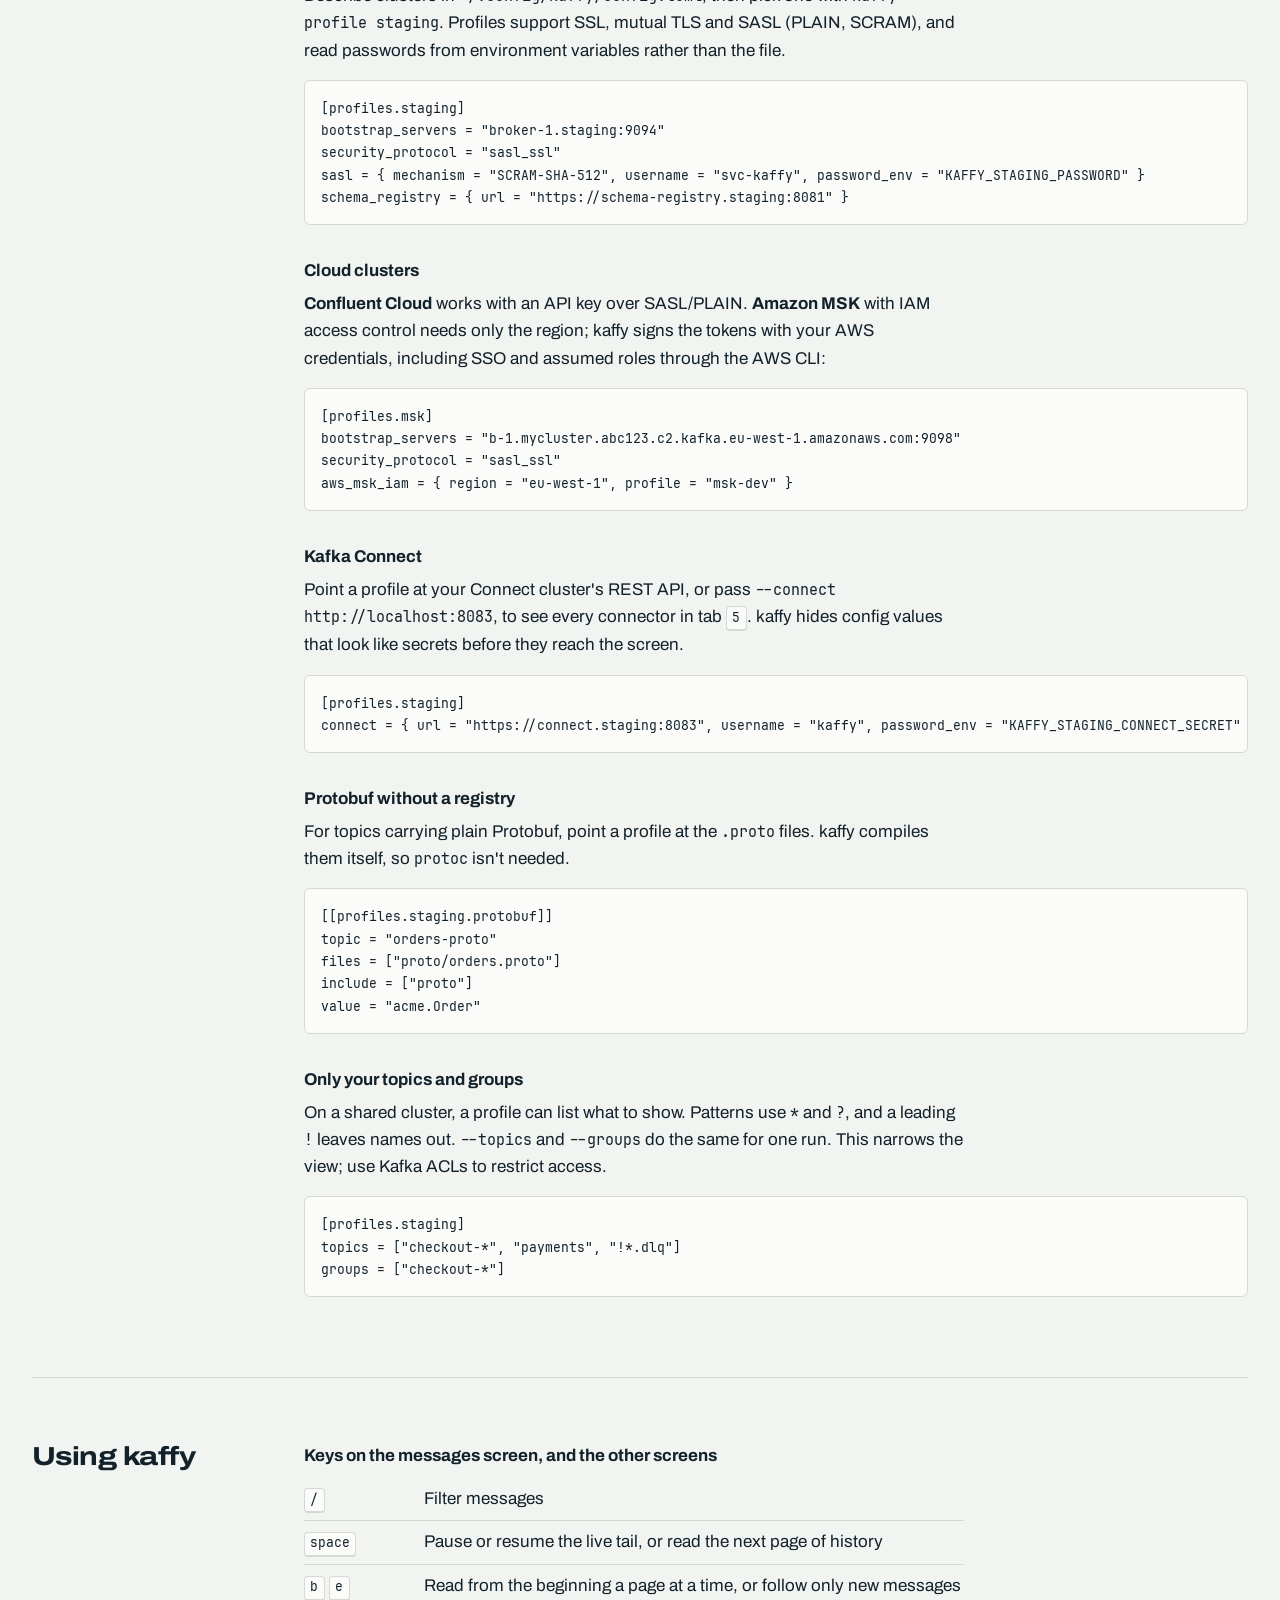
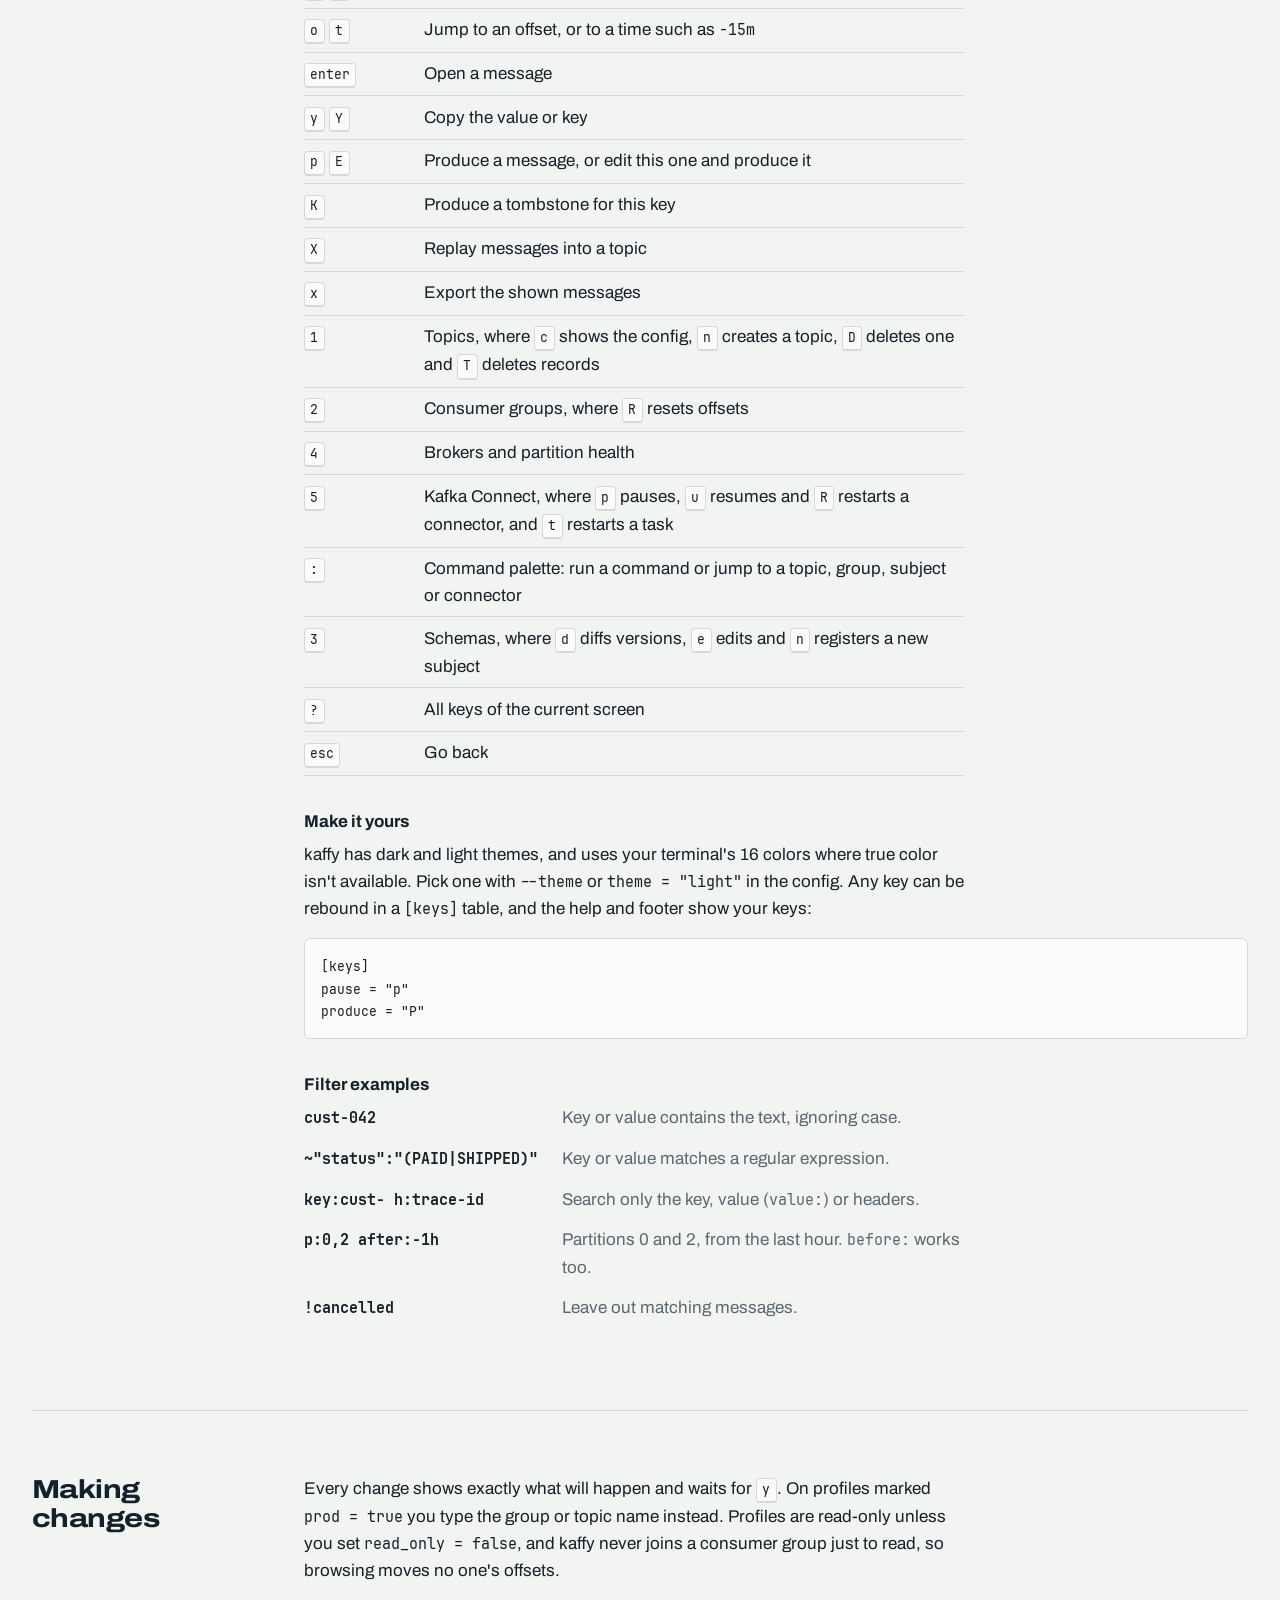
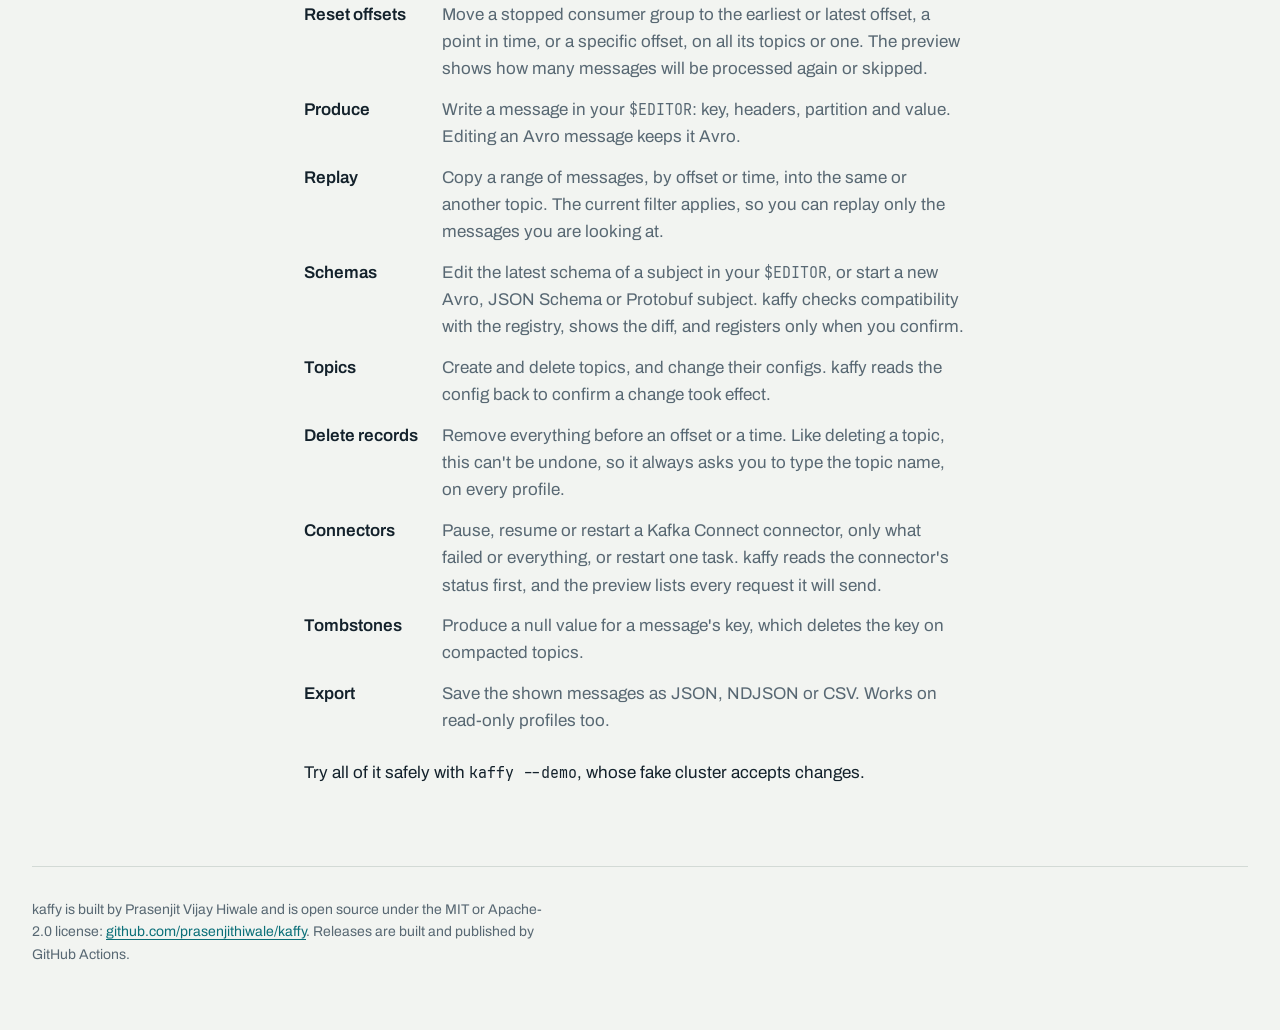
<file: kaffy/index.html>
<!doctype html>
<html lang="en">
<head>
  <meta charset="utf-8">
  <meta name="viewport" content="width=device-width, initial-scale=1">
  <title>kaffy: a terminal UI for Kafka</title>
  <meta name="description" content="kaffy is a terminal UI for exploring and operating Kafka clusters: follow messages live, seek by offset or time, filter, decode Avro and Protobuf, watch consumer lag, reset offsets, produce and replay messages, browse the Schema Registry, administer topics, check broker health and run Kafka Connect connectors. For Linux and macOS.">
  <meta property="og:title" content="kaffy: a terminal UI for Kafka">
  <meta property="og:description" content="Follow Kafka messages live, decode Avro and Protobuf, watch consumer lag and make changes safely, from your terminal.">
  <meta property="og:image" content="https://prasenjithiwale.github.io/folio/kaffy/media/social-preview.png">
  <meta property="og:url" content="https://prasenjithiwale.github.io/folio/kaffy/">
  <meta name="twitter:card" content="summary_large_image">
  <link rel="icon" href="data:image/svg+xml,%3Csvg xmlns='http://www.w3.org/2000/svg' viewBox='0 0 32 32'%3E%3Crect width='32' height='32' rx='6' fill='%230f1a24'/%3E%3Cpath d='M9 8v16M9 16l9-8M12 13l7 11' stroke='%234fc8d0' stroke-width='3' fill='none' stroke-linecap='round'/%3E%3C/svg%3E">
  <link rel="preconnect" href="https://fonts.googleapis.com">
  <link rel="preconnect" href="https://fonts.gstatic.com" crossorigin>
  <link rel="stylesheet" href="https://fonts.googleapis.com/css2?family=Archivo:wdth,wght@62..125,100..900&display=swap">
  <link rel="stylesheet" href="../assets/site.css">
  <link rel="stylesheet" href="kaffy.css">
</head>
<body data-releases="releases/">
<div class="band band-head">
  <header class="wrap site-head">
    <a class="site-name" href="../">Prasenjit Vijay Hiwale</a>
    <nav class="site-nav" aria-label="Site">
      <a href="../#projects">Projects</a>
      <a href="https://github.com/prasenjithiwale">GitHub</a>
    </nav>
  </header>
  </div>

  <main>
    <section class="band" aria-labelledby="title">
     <div class="wrap hero">
      <div class="hero-text">
        <h1 class="display" id="title">kaffy</h1>
        <p class="lede">A terminal UI for exploring and operating Kafka clusters. Follow messages live, jump to any offset or time, read Avro and Protobuf through your Schema Registry, keep an eye on consumer lag, and manage schemas, topics and Kafka Connect connectors. For Linux and macOS.</p>
      </div>
      <div class="hero-install">
        <div class="switch" role="tablist" aria-label="Install with">
          <button role="tab" id="tab-sh" aria-controls="panel-sh" aria-selected="true" tabindex="0">Install script</button>
          <button role="tab" id="tab-brew" aria-controls="panel-brew" aria-selected="false" tabindex="-1">Homebrew</button>
        </div>
        <div role="tabpanel" id="panel-sh" aria-labelledby="tab-sh">
          <div class="command" id="install-top">
            <code id="install-cmd">curl -fsSL https://prasenjithiwale.github.io/folio/kaffy/install.sh | sh</code>
            <button class="copy" type="button" data-copy="#install-cmd">Copy</button>
          </div>
        </div>
        <div role="tabpanel" id="panel-brew" aria-labelledby="tab-brew" hidden>
          <div class="command">
            <code id="hero-brew">brew trust --formula prasenjithiwale/tap/kaffy &amp;&amp; brew install prasenjithiwale/tap/kaffy</code>
            <button class="copy" type="button" data-copy="#hero-brew">Copy</button>
          </div>
        </div>
        <p class="release-line">
          <span class="when-loaded">Latest release <strong data-release="version">v0.1.0</strong>, <span data-release="date"></span>.</span>
          Linux (x86_64, arm64) and macOS. <a href="#install">Other ways to install</a> · <a href="https://github.com/prasenjithiwale/kaffy">Source on GitHub</a>
        </p>
      </div>

      <figure class="terminal" aria-label="kaffy screens">
        <div class="terminal-bar" role="tablist" aria-label="Screens" aria-orientation="vertical">
          <button role="tab" id="tab-messages" aria-controls="panel-messages" aria-selected="true" tabindex="0">Live tail</button>
          <button role="tab" id="tab-filter" aria-controls="panel-filter" aria-selected="false" tabindex="-1">Filter</button>
          <button role="tab" id="tab-detail" aria-controls="panel-detail" aria-selected="false" tabindex="-1">Avro message</button>
          <button role="tab" id="tab-groups" aria-controls="panel-groups" aria-selected="false" tabindex="-1">Consumer groups</button>
          <button role="tab" id="tab-group" aria-controls="panel-group" aria-selected="false" tabindex="-1">Group lag</button>
          <button role="tab" id="tab-reset" aria-controls="panel-reset" aria-selected="false" tabindex="-1">Offset reset</button>
          <button role="tab" id="tab-topics" aria-controls="panel-topics" aria-selected="false" tabindex="-1">Topics</button>
          <button role="tab" id="tab-schema-diff" aria-controls="panel-schema-diff" aria-selected="false" tabindex="-1">Schema diff</button>
          <button role="tab" id="tab-config" aria-controls="panel-config" aria-selected="false" tabindex="-1">Topic config</button>
          <button role="tab" id="tab-brokers" aria-controls="panel-brokers" aria-selected="false" tabindex="-1">Brokers</button>
          <button role="tab" id="tab-connect" aria-controls="panel-connect" aria-selected="false" tabindex="-1">Kafka Connect</button>
          <button role="tab" id="tab-connector" aria-controls="panel-connector" aria-selected="false" tabindex="-1">Failed task</button>
          <button role="tab" id="tab-palette" aria-controls="panel-palette" aria-selected="false" tabindex="-1">Command palette</button>
        </div>
        <div role="tabpanel" id="panel-messages" aria-labelledby="tab-messages">
          <div class="terminal-screen"><pre class="tui" aria-label="kaffy screen: Live tail"><span class="b" style="color:#0b141c;background:#4fc8d0"> ◆ kaffy </span><span style="color:#d9e3ea;background:#15232f"> </span><span class="b" style="color:#d9e3ea;background:#15232f">demo</span><span style="color:#5a6d7c;background:#15232f">  </span><span style="color:#c792ea;background:#15232f">✎ WRITE</span><span style="color:#5a6d7c;background:#15232f">  </span><span style="color:#6fcf97;background:#15232f">● connected · 3 brokers</span><span style="color:#5a6d7c;background:#15232f">  </span><span style="color:#8d9fae;background:#15232f">topic </span><span style="color:#4fc8d0;background:#15232f">orders</span><span style="color:#d9e3ea;background:#15232f">                       </span><span class="b" style="color:#0b141c;background:#4fc8d0"> 1 Topics </span><span style="color:#d9e3ea;background:#15232f"> </span><span style="color:#8d9fae;background:#15232f"> 2 </span><span style="color:#d9e3ea;background:#15232f"> </span><span style="color:#8d9fae;background:#15232f"> 3 </span><span style="color:#d9e3ea;background:#15232f"> </span><span style="color:#8d9fae;background:#15232f"> 4 </span><span style="color:#d9e3ea;background:#15232f"> </span><span style="color:#8d9fae;background:#15232f"> 5 </span><span style="color:#d9e3ea;background:#15232f"> </span>
<span style="color:#2b4152">╭ </span><span class="b" style="color:#d9e3ea">orders</span><span style="color:#2b4152"> ─────────</span><span style="color:#8d9fae"> 3 partitions · from last 100 per partition · 313 buffered (max 5000) · 313 received </span><span class="b" style="color:#6fcf97"> ● LIVE </span><span style="color:#2b4152">╮</span>
<span style="color:#2b4152">│</span><span style="color:#d9e3ea"> </span><span class="b" style="color:#8d9fae">    P  OFFSET  TIMESTAMP                KEY       VALUE                                                     </span><span style="color:#d9e3ea"> </span><span style="color:#2b4152">│</span>
<span style="color:#2b4152">│</span><span style="color:#d9e3ea">   </span><span style="color:#f6c177">  1</span><span style="color:#d9e3ea">     397  </span><span style="color:#5a6d7c">2026-10-19 </span><span style="color:#8d9fae">22:02:16.921</span><span style="color:#d9e3ea">  </span><span style="color:#82aaff">cust-067</span><span style="color:#d9e3ea">  {</span><span style="color:#7fd6dd">&quot;order_id&quot;</span><span style="color:#d9e3ea">:</span><span style="color:#a8d8a0">&quot;ord-1-000397&quot;</span><span style="color:#d9e3ea">,</span><span style="color:#7fd6dd">&quot;customer&quot;</span><span style="color:#d9e3ea">:</span><span style="color:#a8d8a0">&quot;cust-067&quot;</span><span style="color:#d9e3ea">,</span><span style="color:#7fd6dd">&quot;status&quot;</span><span style="color:#d9e3ea">: </span><span style="color:#2b4152">│</span>
<span style="color:#2b4152">│</span><span style="color:#d9e3ea"> </span><span style="color:#d9e3ea;background:#15232f">  </span><span style="color:#c792ea;background:#15232f">  2</span><span style="color:#d9e3ea;background:#15232f">     397  </span><span style="color:#5a6d7c;background:#15232f">2026-10-19 </span><span style="color:#8d9fae;background:#15232f">22:02:16.921</span><span style="color:#d9e3ea;background:#15232f">  </span><span style="color:#82aaff;background:#15232f">cust-109</span><span style="color:#d9e3ea;background:#15232f">  {</span><span style="color:#7fd6dd;background:#15232f">&quot;order_id&quot;</span><span style="color:#d9e3ea;background:#15232f">:</span><span style="color:#a8d8a0;background:#15232f">&quot;ord-2-000397&quot;</span><span style="color:#d9e3ea;background:#15232f">,</span><span style="color:#7fd6dd;background:#15232f">&quot;customer&quot;</span><span style="color:#d9e3ea;background:#15232f">:</span><span style="color:#a8d8a0;background:#15232f">&quot;cust-109&quot;</span><span style="color:#d9e3ea;background:#15232f">,</span><span style="color:#7fd6dd;background:#15232f">&quot;status&quot;</span><span style="color:#d9e3ea;background:#15232f">:</span><span style="color:#d9e3ea"> </span><span style="color:#2b4152">│</span>
<span style="color:#2b4152">│</span><span style="color:#d9e3ea">   </span><span style="color:#4fc8d0">  0</span><span style="color:#d9e3ea">     398  </span><span style="color:#5a6d7c">2026-10-19 </span><span style="color:#8d9fae">22:02:18.421</span><span style="color:#d9e3ea">  </span><span style="color:#82aaff">cust-062</span><span style="color:#d9e3ea">  {</span><span style="color:#7fd6dd">&quot;order_id&quot;</span><span style="color:#d9e3ea">:</span><span style="color:#a8d8a0">&quot;ord-0-000398&quot;</span><span style="color:#d9e3ea">,</span><span style="color:#7fd6dd">&quot;customer&quot;</span><span style="color:#d9e3ea">:</span><span style="color:#a8d8a0">&quot;cust-062&quot;</span><span style="color:#d9e3ea">,</span><span style="color:#7fd6dd">&quot;status&quot;</span><span style="color:#d9e3ea">: </span><span style="color:#2b4152">│</span>
<span style="color:#2b4152">│</span><span style="color:#d9e3ea"> </span><span style="color:#d9e3ea;background:#15232f">  </span><span style="color:#f6c177;background:#15232f">  1</span><span style="color:#d9e3ea;background:#15232f">     398  </span><span style="color:#5a6d7c;background:#15232f">2026-10-19 </span><span style="color:#8d9fae;background:#15232f">22:02:18.421</span><span style="color:#d9e3ea;background:#15232f">  </span><span style="color:#82aaff;background:#15232f">cust-222</span><span style="color:#d9e3ea;background:#15232f">  {</span><span style="color:#7fd6dd;background:#15232f">&quot;order_id&quot;</span><span style="color:#d9e3ea;background:#15232f">:</span><span style="color:#a8d8a0;background:#15232f">&quot;ord-1-000398&quot;</span><span style="color:#d9e3ea;background:#15232f">,</span><span style="color:#7fd6dd;background:#15232f">&quot;customer&quot;</span><span style="color:#d9e3ea;background:#15232f">:</span><span style="color:#a8d8a0;background:#15232f">&quot;cust-222&quot;</span><span style="color:#d9e3ea;background:#15232f">,</span><span style="color:#7fd6dd;background:#15232f">&quot;status&quot;</span><span style="color:#d9e3ea;background:#15232f">:</span><span style="color:#d9e3ea"> </span><span style="color:#2b4152">│</span>
<span style="color:#2b4152">│</span><span style="color:#d9e3ea">   </span><span style="color:#c792ea">  2</span><span style="color:#d9e3ea">     398  </span><span style="color:#5a6d7c">2026-10-19 </span><span style="color:#8d9fae">22:02:18.421</span><span style="color:#d9e3ea">  </span><span style="color:#82aaff">cust-007</span><span style="color:#d9e3ea">  {</span><span style="color:#7fd6dd">&quot;order_id&quot;</span><span style="color:#d9e3ea">:</span><span style="color:#a8d8a0">&quot;ord-2-000398&quot;</span><span style="color:#d9e3ea">,</span><span style="color:#7fd6dd">&quot;customer&quot;</span><span style="color:#d9e3ea">:</span><span style="color:#a8d8a0">&quot;cust-007&quot;</span><span style="color:#d9e3ea">,</span><span style="color:#7fd6dd">&quot;status&quot;</span><span style="color:#d9e3ea">: </span><span style="color:#2b4152">│</span>
<span style="color:#2b4152">│</span><span style="color:#d9e3ea"> </span><span style="color:#d9e3ea;background:#15232f">  </span><span style="color:#4fc8d0;background:#15232f">  0</span><span style="color:#d9e3ea;background:#15232f">     399  </span><span style="color:#5a6d7c;background:#15232f">2026-10-19 </span><span style="color:#8d9fae;background:#15232f">22:02:19.921</span><span style="color:#d9e3ea;background:#15232f">  </span><span style="color:#82aaff;background:#15232f">cust-221</span><span style="color:#d9e3ea;background:#15232f">  </span><span class="i" style="color:#5a6d7c;background:#15232f">∅ tombstone                                               </span><span style="color:#d9e3ea"> </span><span style="color:#2b4152">│</span>
<span style="color:#2b4152">│</span><span style="color:#d9e3ea">   </span><span style="color:#f6c177">  1</span><span style="color:#d9e3ea">     399  </span><span style="color:#5a6d7c">2026-10-19 </span><span style="color:#8d9fae">22:02:19.921</span><span style="color:#d9e3ea">  </span><span style="color:#82aaff">cust-070</span><span style="color:#d9e3ea">  </span><span class="i" style="color:#5a6d7c">∅ tombstone                                               </span><span style="color:#d9e3ea"> </span><span style="color:#2b4152">│</span>
<span style="color:#2b4152">│</span><span style="color:#d9e3ea"> </span><span style="color:#d9e3ea;background:#15232f">  </span><span style="color:#c792ea;background:#15232f">  2</span><span style="color:#d9e3ea;background:#15232f">     399  </span><span style="color:#5a6d7c;background:#15232f">2026-10-19 </span><span style="color:#8d9fae;background:#15232f">22:02:19.921</span><span style="color:#d9e3ea;background:#15232f">  </span><span style="color:#82aaff;background:#15232f">cust-025</span><span style="color:#d9e3ea;background:#15232f">  </span><span class="i" style="color:#5a6d7c;background:#15232f">∅ tombstone                                               </span><span style="color:#d9e3ea"> </span><span style="color:#2b4152">│</span>
<span style="color:#2b4152">│</span><span style="color:#d9e3ea">   </span><span style="color:#f6c177">  1</span><span style="color:#d9e3ea">     400  </span><span style="color:#5a6d7c">2026-10-19 </span><span style="color:#8d9fae">22:02:21.722</span><span style="color:#d9e3ea">  </span><span style="color:#82aaff">cust-225</span><span style="color:#d9e3ea">  {</span><span style="color:#7fd6dd">&quot;order_id&quot;</span><span style="color:#d9e3ea">:</span><span style="color:#a8d8a0">&quot;ord-1-000400&quot;</span><span style="color:#d9e3ea">,</span><span style="color:#7fd6dd">&quot;customer&quot;</span><span style="color:#d9e3ea">:</span><span style="color:#a8d8a0">&quot;cust-225&quot;</span><span style="color:#d9e3ea">,</span><span style="color:#7fd6dd">&quot;status&quot;</span><span style="color:#d9e3ea">: </span><span style="color:#2b4152">│</span>
<span style="color:#2b4152">│</span><span style="color:#d9e3ea"> </span><span style="color:#d9e3ea;background:#15232f">  </span><span style="color:#4fc8d0;background:#15232f">  0</span><span style="color:#d9e3ea;background:#15232f">     400  </span><span style="color:#5a6d7c;background:#15232f">2026-10-19 </span><span style="color:#8d9fae;background:#15232f">22:02:21.843</span><span style="color:#d9e3ea;background:#15232f">  </span><span style="color:#82aaff;background:#15232f">cust-235</span><span style="color:#d9e3ea;background:#15232f">  {</span><span style="color:#7fd6dd;background:#15232f">&quot;order_id&quot;</span><span style="color:#d9e3ea;background:#15232f">:</span><span style="color:#a8d8a0;background:#15232f">&quot;ord-0-000400&quot;</span><span style="color:#d9e3ea;background:#15232f">,</span><span style="color:#7fd6dd;background:#15232f">&quot;customer&quot;</span><span style="color:#d9e3ea;background:#15232f">:</span><span style="color:#a8d8a0;background:#15232f">&quot;cust-235&quot;</span><span style="color:#d9e3ea;background:#15232f">,</span><span style="color:#7fd6dd;background:#15232f">&quot;status&quot;</span><span style="color:#d9e3ea;background:#15232f">:</span><span style="color:#d9e3ea"> </span><span style="color:#2b4152">│</span>
<span style="color:#2b4152">│</span><span style="color:#d9e3ea">   </span><span style="color:#f6c177">  1</span><span style="color:#d9e3ea">     401  </span><span style="color:#5a6d7c">2026-10-19 </span><span style="color:#8d9fae">22:02:21.964</span><span style="color:#d9e3ea">  </span><span style="color:#82aaff">cust-053</span><span style="color:#d9e3ea">  {</span><span style="color:#7fd6dd">&quot;order_id&quot;</span><span style="color:#d9e3ea">:</span><span style="color:#a8d8a0">&quot;ord-1-000401&quot;</span><span style="color:#d9e3ea">,</span><span style="color:#7fd6dd">&quot;customer&quot;</span><span style="color:#d9e3ea">:</span><span style="color:#a8d8a0">&quot;cust-053&quot;</span><span style="color:#d9e3ea">,</span><span style="color:#7fd6dd">&quot;status&quot;</span><span style="color:#d9e3ea">: </span><span style="color:#2b4152">│</span>
<span style="color:#2b4152">│</span><span style="color:#d9e3ea"> </span><span style="color:#d9e3ea;background:#15232f">  </span><span style="color:#c792ea;background:#15232f">  2</span><span style="color:#d9e3ea;background:#15232f">     400  </span><span style="color:#5a6d7c;background:#15232f">2026-10-19 </span><span style="color:#8d9fae;background:#15232f">22:02:22.083</span><span style="color:#d9e3ea;background:#15232f">  </span><span style="color:#82aaff;background:#15232f">cust-064</span><span style="color:#d9e3ea;background:#15232f">  {</span><span style="color:#7fd6dd;background:#15232f">&quot;order_id&quot;</span><span style="color:#d9e3ea;background:#15232f">:</span><span style="color:#a8d8a0;background:#15232f">&quot;ord-2-000400&quot;</span><span style="color:#d9e3ea;background:#15232f">,</span><span style="color:#7fd6dd;background:#15232f">&quot;customer&quot;</span><span style="color:#d9e3ea;background:#15232f">:</span><span style="color:#a8d8a0;background:#15232f">&quot;cust-064&quot;</span><span style="color:#d9e3ea;background:#15232f">,</span><span style="color:#7fd6dd;background:#15232f">&quot;status&quot;</span><span style="color:#d9e3ea;background:#15232f">:</span><span style="color:#d9e3ea"> </span><span style="color:#2b4152">│</span>
<span style="color:#2b4152">│</span><span style="color:#d9e3ea">   </span><span style="color:#f6c177">  1</span><span style="color:#d9e3ea">     402  </span><span style="color:#5a6d7c">2026-10-19 </span><span style="color:#8d9fae">22:02:22.204</span><span style="color:#d9e3ea">  </span><span style="color:#82aaff">cust-021</span><span style="color:#d9e3ea">  {</span><span style="color:#7fd6dd">&quot;order_id&quot;</span><span style="color:#d9e3ea">:</span><span style="color:#a8d8a0">&quot;ord-1-000402&quot;</span><span style="color:#d9e3ea">,</span><span style="color:#7fd6dd">&quot;customer&quot;</span><span style="color:#d9e3ea">:</span><span style="color:#a8d8a0">&quot;cust-021&quot;</span><span style="color:#d9e3ea">,</span><span style="color:#7fd6dd">&quot;status&quot;</span><span style="color:#d9e3ea">: </span><span style="color:#2b4152">│</span>
<span style="color:#2b4152">│</span><span style="color:#d9e3ea"> </span><span style="color:#d9e3ea;background:#15232f">  </span><span style="color:#4fc8d0;background:#15232f">  0</span><span style="color:#d9e3ea;background:#15232f">     401  </span><span style="color:#5a6d7c;background:#15232f">2026-10-19 </span><span style="color:#8d9fae;background:#15232f">22:02:22.322</span><span style="color:#d9e3ea;background:#15232f">  </span><span style="color:#82aaff;background:#15232f">cust-224</span><span style="color:#d9e3ea;background:#15232f">  {</span><span style="color:#7fd6dd;background:#15232f">&quot;order_id&quot;</span><span style="color:#d9e3ea;background:#15232f">:</span><span style="color:#a8d8a0;background:#15232f">&quot;ord-0-000401&quot;</span><span style="color:#d9e3ea;background:#15232f">,</span><span style="color:#7fd6dd;background:#15232f">&quot;customer&quot;</span><span style="color:#d9e3ea;background:#15232f">:</span><span style="color:#a8d8a0;background:#15232f">&quot;cust-224&quot;</span><span style="color:#d9e3ea;background:#15232f">,</span><span style="color:#7fd6dd;background:#15232f">&quot;status&quot;</span><span style="color:#d9e3ea;background:#15232f">:</span><span style="color:#d9e3ea"> </span><span style="color:#2b4152">│</span>
<span style="color:#2b4152">│</span><span style="color:#d9e3ea">   </span><span style="color:#c792ea">  2</span><span style="color:#d9e3ea">     401  </span><span style="color:#5a6d7c">2026-10-19 </span><span style="color:#8d9fae">22:02:22.444</span><span style="color:#d9e3ea">  </span><span style="color:#82aaff">cust-077</span><span style="color:#d9e3ea">  {</span><span style="color:#7fd6dd">&quot;order_id&quot;</span><span style="color:#d9e3ea">:</span><span style="color:#a8d8a0">&quot;ord-2-000401&quot;</span><span style="color:#d9e3ea">,</span><span style="color:#7fd6dd">&quot;customer&quot;</span><span style="color:#d9e3ea">:</span><span style="color:#a8d8a0">&quot;cust-077&quot;</span><span style="color:#d9e3ea">,</span><span style="color:#7fd6dd">&quot;status&quot;</span><span style="color:#d9e3ea">: </span><span style="color:#2b4152">│</span>
<span style="color:#2b4152">│</span><span style="color:#d9e3ea"> </span><span style="color:#d9e3ea;background:#15232f">  </span><span style="color:#f6c177;background:#15232f">  1</span><span style="color:#d9e3ea;background:#15232f">     403  </span><span style="color:#5a6d7c;background:#15232f">2026-10-19 </span><span style="color:#8d9fae;background:#15232f">22:02:22.563</span><span style="color:#d9e3ea;background:#15232f">  </span><span style="color:#82aaff;background:#15232f">cust-091</span><span style="color:#d9e3ea;background:#15232f">  {</span><span style="color:#7fd6dd;background:#15232f">&quot;order_id&quot;</span><span style="color:#d9e3ea;background:#15232f">:</span><span style="color:#a8d8a0;background:#15232f">&quot;ord-1-000403&quot;</span><span style="color:#d9e3ea;background:#15232f">,</span><span style="color:#7fd6dd;background:#15232f">&quot;customer&quot;</span><span style="color:#d9e3ea;background:#15232f">:</span><span style="color:#a8d8a0;background:#15232f">&quot;cust-091&quot;</span><span style="color:#d9e3ea;background:#15232f">,</span><span style="color:#7fd6dd;background:#15232f">&quot;status&quot;</span><span style="color:#d9e3ea;background:#15232f">:</span><span style="color:#d9e3ea"> </span><span style="color:#2b4152">│</span>
<span style="color:#2b4152">│</span><span style="color:#d9e3ea">   </span><span style="color:#f6c177">  1</span><span style="color:#d9e3ea">     404  </span><span style="color:#5a6d7c">2026-10-19 </span><span style="color:#8d9fae">22:02:22.684</span><span style="color:#d9e3ea">  </span><span style="color:#82aaff">cust-024</span><span style="color:#d9e3ea">  {</span><span style="color:#7fd6dd">&quot;order_id&quot;</span><span style="color:#d9e3ea">:</span><span style="color:#a8d8a0">&quot;ord-1-000404&quot;</span><span style="color:#d9e3ea">,</span><span style="color:#7fd6dd">&quot;customer&quot;</span><span style="color:#d9e3ea">:</span><span style="color:#a8d8a0">&quot;cust-024&quot;</span><span style="color:#d9e3ea">,</span><span style="color:#7fd6dd">&quot;status&quot;</span><span style="color:#d9e3ea">: </span><span style="color:#2b4152">│</span>
<span style="color:#2b4152">│</span><span style="color:#d9e3ea"> </span><span style="color:#d9e3ea;background:#15232f">  </span><span style="color:#4fc8d0;background:#15232f">  0</span><span style="color:#d9e3ea;background:#15232f">     402  </span><span style="color:#5a6d7c;background:#15232f">2026-10-19 </span><span style="color:#8d9fae;background:#15232f">22:02:22.803</span><span style="color:#d9e3ea;background:#15232f">  </span><span style="color:#82aaff;background:#15232f">cust-122</span><span style="color:#d9e3ea;background:#15232f">  {</span><span style="color:#7fd6dd;background:#15232f">&quot;order_id&quot;</span><span style="color:#d9e3ea;background:#15232f">:</span><span style="color:#a8d8a0;background:#15232f">&quot;ord-0-000402&quot;</span><span style="color:#d9e3ea;background:#15232f">,</span><span style="color:#7fd6dd;background:#15232f">&quot;customer&quot;</span><span style="color:#d9e3ea;background:#15232f">:</span><span style="color:#a8d8a0;background:#15232f">&quot;cust-122&quot;</span><span style="color:#d9e3ea;background:#15232f">,</span><span style="color:#7fd6dd;background:#15232f">&quot;status&quot;</span><span style="color:#d9e3ea;background:#15232f">:</span><span style="color:#d9e3ea"> </span><span style="color:#2b4152">│</span>
<span style="color:#2b4152">│</span><span style="color:#d9e3ea">   </span><span style="color:#f6c177">  1</span><span style="color:#d9e3ea">     405  </span><span style="color:#5a6d7c">2026-10-19 </span><span style="color:#8d9fae">22:02:22.924</span><span style="color:#d9e3ea">  </span><span style="color:#82aaff">cust-129</span><span style="color:#d9e3ea">  {</span><span style="color:#7fd6dd">&quot;order_id&quot;</span><span style="color:#d9e3ea">:</span><span style="color:#a8d8a0">&quot;ord-1-000405&quot;</span><span style="color:#d9e3ea">,</span><span style="color:#7fd6dd">&quot;customer&quot;</span><span style="color:#d9e3ea">:</span><span style="color:#a8d8a0">&quot;cust-129&quot;</span><span style="color:#d9e3ea">,</span><span style="color:#7fd6dd">&quot;status&quot;</span><span style="color:#d9e3ea">: </span><span style="color:#2b4152">│</span>
<span style="color:#2b4152">│</span><span style="color:#d9e3ea"> </span><span style="color:#d9e3ea;background:#15232f">  </span><span style="color:#f6c177;background:#15232f">  1</span><span style="color:#d9e3ea;background:#15232f">     406  </span><span style="color:#5a6d7c;background:#15232f">2026-10-19 </span><span style="color:#8d9fae;background:#15232f">22:02:23.043</span><span style="color:#d9e3ea;background:#15232f">  </span><span style="color:#82aaff;background:#15232f">cust-040</span><span style="color:#d9e3ea;background:#15232f">  {</span><span style="color:#7fd6dd;background:#15232f">&quot;order_id&quot;</span><span style="color:#d9e3ea;background:#15232f">:</span><span style="color:#a8d8a0;background:#15232f">&quot;ord-1-000406&quot;</span><span style="color:#d9e3ea;background:#15232f">,</span><span style="color:#7fd6dd;background:#15232f">&quot;customer&quot;</span><span style="color:#d9e3ea;background:#15232f">:</span><span style="color:#a8d8a0;background:#15232f">&quot;cust-040&quot;</span><span style="color:#d9e3ea;background:#15232f">,</span><span style="color:#7fd6dd;background:#15232f">&quot;status&quot;</span><span style="color:#d9e3ea;background:#15232f">:</span><span style="color:#d9e3ea"> </span><span style="color:#2b4152">│</span>
<span style="color:#2b4152">│</span><span style="color:#d9e3ea"> </span><span class="b" style="color:#4fc8d0;background:#1f3d4b">▌   0</span><span class="b" style="color:#d9e3ea;background:#1f3d4b">     403  </span><span class="b" style="color:#5a6d7c;background:#1f3d4b">2026-10-19 </span><span class="b" style="color:#8d9fae;background:#1f3d4b">22:02:23.164</span><span class="b" style="color:#d9e3ea;background:#1f3d4b">  </span><span class="b" style="color:#82aaff;background:#1f3d4b">cust-210</span><span class="b" style="color:#d9e3ea;background:#1f3d4b">  {</span><span class="b" style="color:#7fd6dd;background:#1f3d4b">&quot;order_id&quot;</span><span class="b" style="color:#d9e3ea;background:#1f3d4b">:</span><span class="b" style="color:#a8d8a0;background:#1f3d4b">&quot;ord-0-000403&quot;</span><span class="b" style="color:#d9e3ea;background:#1f3d4b">,</span><span class="b" style="color:#7fd6dd;background:#1f3d4b">&quot;customer&quot;</span><span class="b" style="color:#d9e3ea;background:#1f3d4b">:</span><span class="b" style="color:#a8d8a0;background:#1f3d4b">&quot;cust-210&quot;</span><span class="b" style="color:#d9e3ea;background:#1f3d4b">,</span><span class="b" style="color:#7fd6dd;background:#1f3d4b">&quot;status&quot;</span><span class="b" style="color:#d9e3ea;background:#1f3d4b">:</span><span style="color:#d9e3ea"> </span><span style="color:#2b4152">│</span>
<span style="color:#2b4152">╰──────────────────────────────────────────────────────────────────────────────────────────────────────────────╯</span>
<span class="b" style="color:#4fc8d0;background:#1c2e3c"> ↑↓ </span><span style="color:#8d9fae;background:#15232f"> move  </span><span class="b" style="color:#4fc8d0;background:#1c2e3c"> ⏎ </span><span style="color:#8d9fae;background:#15232f"> open  </span><span class="b" style="color:#4fc8d0;background:#1c2e3c"> space </span><span style="color:#8d9fae;background:#15232f"> pause  </span><span class="b" style="color:#4fc8d0;background:#1c2e3c"> / </span><span style="color:#8d9fae;background:#15232f"> filter  </span><span class="b" style="color:#4fc8d0;background:#1c2e3c"> p </span><span style="color:#8d9fae;background:#15232f"> produce  </span><span class="b" style="color:#4fc8d0;background:#1c2e3c"> E </span><span style="color:#8d9fae;background:#15232f"> edit &amp; produce  </span><span class="b" style="color:#4fc8d0;background:#1c2e3c"> : </span><span style="color:#8d9fae;background:#15232f"> commands  </span><span class="b" style="color:#4fc8d0;background:#1c2e3c"> ? </span><span style="color:#8d9fae;background:#15232f"> keys  </span><span style="color:#d9e3ea;background:#15232f">       </span>
</pre></div>
          <p class="terminal-caption">Opening a topic shows the last 100 messages of each partition, then follows new ones as they arrive.</p>
        </div>
        <div role="tabpanel" id="panel-filter" aria-labelledby="tab-filter" hidden>
          <div class="terminal-screen"><pre class="tui" aria-label="kaffy screen: Filter"><span class="b" style="color:#0b141c;background:#4fc8d0"> ◆ kaffy </span><span style="color:#d9e3ea;background:#15232f"> </span><span class="b" style="color:#d9e3ea;background:#15232f">demo</span><span style="color:#5a6d7c;background:#15232f">  </span><span style="color:#c792ea;background:#15232f">✎ WRITE</span><span style="color:#5a6d7c;background:#15232f">  </span><span style="color:#6fcf97;background:#15232f">● connected · 3 brokers</span><span style="color:#5a6d7c;background:#15232f">  </span><span style="color:#8d9fae;background:#15232f">topic </span><span style="color:#4fc8d0;background:#15232f">orders</span><span style="color:#d9e3ea;background:#15232f">                       </span><span class="b" style="color:#0b141c;background:#4fc8d0"> 1 Topics </span><span style="color:#d9e3ea;background:#15232f"> </span><span style="color:#8d9fae;background:#15232f"> 2 </span><span style="color:#d9e3ea;background:#15232f"> </span><span style="color:#8d9fae;background:#15232f"> 3 </span><span style="color:#d9e3ea;background:#15232f"> </span><span style="color:#8d9fae;background:#15232f"> 4 </span><span style="color:#d9e3ea;background:#15232f"> </span><span style="color:#8d9fae;background:#15232f"> 5 </span><span style="color:#d9e3ea;background:#15232f"> </span>
<span style="color:#2b4152">╭ </span><span class="b" style="color:#d9e3ea">orders</span><span style="color:#2b4152"> ───────────────────────</span><span style="color:#8d9fae"> 3 partitions </span><span style="color:#f2c14e"> filter: ~&quot;status&quot;:&quot;(PAID|SHIPPED)&quot; p:0,1 · 110 match </span><span class="b" style="color:#f2c14e"> ❚❚ PAUSED </span><span style="color:#2b4152">╮</span>
<span style="color:#2b4152">│</span><span style="color:#d9e3ea"> </span><span class="b" style="color:#8d9fae">    P  OFFSET  TIMESTAMP                KEY       VALUE                                                     </span><span style="color:#d9e3ea"> </span><span style="color:#2b4152">│</span>
<span style="color:#2b4152">│</span><span style="color:#d9e3ea">   </span><span style="color:#f6c177">  1</span><span style="color:#d9e3ea">     384  </span><span style="color:#5a6d7c">2026-10-19 </span><span style="color:#8d9fae">22:01:57.421</span><span style="color:#d9e3ea">  </span><span style="color:#82aaff">cust-203</span><span style="color:#d9e3ea">  {</span><span style="color:#7fd6dd">&quot;order_id&quot;</span><span style="color:#d9e3ea">:</span><span style="color:#a8d8a0">&quot;ord-1-000384&quot;</span><span style="color:#d9e3ea">,</span><span style="color:#7fd6dd">&quot;customer&quot;</span><span style="color:#d9e3ea">:</span><span style="color:#a8d8a0">&quot;cust-203&quot;</span><span style="color:#d9e3ea">,</span><span style="color:#7fd6dd">&quot;status&quot;</span><span style="color:#d9e3ea">: </span><span style="color:#2b4152">│</span>
<span style="color:#2b4152">│</span><span style="color:#d9e3ea"> </span><span style="color:#d9e3ea;background:#15232f">  </span><span style="color:#4fc8d0;background:#15232f">  0</span><span style="color:#d9e3ea;background:#15232f">     385  </span><span style="color:#5a6d7c;background:#15232f">2026-10-19 </span><span style="color:#8d9fae;background:#15232f">22:01:58.921</span><span style="color:#d9e3ea;background:#15232f">  </span><span style="color:#82aaff;background:#15232f">cust-041</span><span style="color:#d9e3ea;background:#15232f">  {</span><span style="color:#7fd6dd;background:#15232f">&quot;order_id&quot;</span><span style="color:#d9e3ea;background:#15232f">:</span><span style="color:#a8d8a0;background:#15232f">&quot;ord-0-000385&quot;</span><span style="color:#d9e3ea;background:#15232f">,</span><span style="color:#7fd6dd;background:#15232f">&quot;customer&quot;</span><span style="color:#d9e3ea;background:#15232f">:</span><span style="color:#a8d8a0;background:#15232f">&quot;cust-041&quot;</span><span style="color:#d9e3ea;background:#15232f">,</span><span style="color:#7fd6dd;background:#15232f">&quot;status&quot;</span><span style="color:#d9e3ea;background:#15232f">:</span><span style="color:#d9e3ea"> </span><span style="color:#2b4152">│</span>
<span style="color:#2b4152">│</span><span style="color:#d9e3ea">   </span><span style="color:#4fc8d0">  0</span><span style="color:#d9e3ea">     386  </span><span style="color:#5a6d7c">2026-10-19 </span><span style="color:#8d9fae">22:02:00.421</span><span style="color:#d9e3ea">  </span><span style="color:#82aaff">cust-229</span><span style="color:#d9e3ea">  {</span><span style="color:#7fd6dd">&quot;order_id&quot;</span><span style="color:#d9e3ea">:</span><span style="color:#a8d8a0">&quot;ord-0-000386&quot;</span><span style="color:#d9e3ea">,</span><span style="color:#7fd6dd">&quot;customer&quot;</span><span style="color:#d9e3ea">:</span><span style="color:#a8d8a0">&quot;cust-229&quot;</span><span style="color:#d9e3ea">,</span><span style="color:#7fd6dd">&quot;status&quot;</span><span style="color:#d9e3ea">: </span><span style="color:#2b4152">│</span>
<span style="color:#2b4152">│</span><span style="color:#d9e3ea"> </span><span style="color:#d9e3ea;background:#15232f">  </span><span style="color:#f6c177;background:#15232f">  1</span><span style="color:#d9e3ea;background:#15232f">     387  </span><span style="color:#5a6d7c;background:#15232f">2026-10-19 </span><span style="color:#8d9fae;background:#15232f">22:02:01.921</span><span style="color:#d9e3ea;background:#15232f">  </span><span style="color:#82aaff;background:#15232f">cust-129</span><span style="color:#d9e3ea;background:#15232f">  {</span><span style="color:#7fd6dd;background:#15232f">&quot;order_id&quot;</span><span style="color:#d9e3ea;background:#15232f">:</span><span style="color:#a8d8a0;background:#15232f">&quot;ord-1-000387&quot;</span><span style="color:#d9e3ea;background:#15232f">,</span><span style="color:#7fd6dd;background:#15232f">&quot;customer&quot;</span><span style="color:#d9e3ea;background:#15232f">:</span><span style="color:#a8d8a0;background:#15232f">&quot;cust-129&quot;</span><span style="color:#d9e3ea;background:#15232f">,</span><span style="color:#7fd6dd;background:#15232f">&quot;status&quot;</span><span style="color:#d9e3ea;background:#15232f">:</span><span style="color:#d9e3ea"> </span><span style="color:#2b4152">│</span>
<span style="color:#2b4152">│</span><span style="color:#d9e3ea">   </span><span style="color:#4fc8d0">  0</span><span style="color:#d9e3ea">     388  </span><span style="color:#5a6d7c">2026-10-19 </span><span style="color:#8d9fae">22:02:03.421</span><span style="color:#d9e3ea">  </span><span style="color:#82aaff">cust-046</span><span style="color:#d9e3ea">  {</span><span style="color:#7fd6dd">&quot;order_id&quot;</span><span style="color:#d9e3ea">:</span><span style="color:#a8d8a0">&quot;ord-0-000388&quot;</span><span style="color:#d9e3ea">,</span><span style="color:#7fd6dd">&quot;customer&quot;</span><span style="color:#d9e3ea">:</span><span style="color:#a8d8a0">&quot;cust-046&quot;</span><span style="color:#d9e3ea">,</span><span style="color:#7fd6dd">&quot;status&quot;</span><span style="color:#d9e3ea">: </span><span style="color:#2b4152">│</span>
<span style="color:#2b4152">│</span><span style="color:#d9e3ea"> </span><span style="color:#d9e3ea;background:#15232f">  </span><span style="color:#f6c177;background:#15232f">  1</span><span style="color:#d9e3ea;background:#15232f">     390  </span><span style="color:#5a6d7c;background:#15232f">2026-10-19 </span><span style="color:#8d9fae;background:#15232f">22:02:06.421</span><span style="color:#d9e3ea;background:#15232f">  </span><span style="color:#82aaff;background:#15232f">cust-071</span><span style="color:#d9e3ea;background:#15232f">  {</span><span style="color:#7fd6dd;background:#15232f">&quot;order_id&quot;</span><span style="color:#d9e3ea;background:#15232f">:</span><span style="color:#a8d8a0;background:#15232f">&quot;ord-1-000390&quot;</span><span style="color:#d9e3ea;background:#15232f">,</span><span style="color:#7fd6dd;background:#15232f">&quot;customer&quot;</span><span style="color:#d9e3ea;background:#15232f">:</span><span style="color:#a8d8a0;background:#15232f">&quot;cust-071&quot;</span><span style="color:#d9e3ea;background:#15232f">,</span><span style="color:#7fd6dd;background:#15232f">&quot;status&quot;</span><span style="color:#d9e3ea;background:#15232f">:</span><span style="color:#d9e3ea"> </span><span style="color:#2b4152">│</span>
<span style="color:#2b4152">│</span><span style="color:#d9e3ea">   </span><span style="color:#4fc8d0">  0</span><span style="color:#d9e3ea">     391  </span><span style="color:#5a6d7c">2026-10-19 </span><span style="color:#8d9fae">22:02:07.921</span><span style="color:#d9e3ea">  </span><span style="color:#82aaff">cust-155</span><span style="color:#d9e3ea">  {</span><span style="color:#7fd6dd">&quot;order_id&quot;</span><span style="color:#d9e3ea">:</span><span style="color:#a8d8a0">&quot;ord-0-000391&quot;</span><span style="color:#d9e3ea">,</span><span style="color:#7fd6dd">&quot;customer&quot;</span><span style="color:#d9e3ea">:</span><span style="color:#a8d8a0">&quot;cust-155&quot;</span><span style="color:#d9e3ea">,</span><span style="color:#7fd6dd">&quot;status&quot;</span><span style="color:#d9e3ea">: </span><span style="color:#2b4152">│</span>
<span style="color:#2b4152">│</span><span style="color:#d9e3ea"> </span><span style="color:#d9e3ea;background:#15232f">  </span><span style="color:#f6c177;background:#15232f">  1</span><span style="color:#d9e3ea;background:#15232f">     391  </span><span style="color:#5a6d7c;background:#15232f">2026-10-19 </span><span style="color:#8d9fae;background:#15232f">22:02:07.921</span><span style="color:#d9e3ea;background:#15232f">  </span><span style="color:#82aaff;background:#15232f">cust-010</span><span style="color:#d9e3ea;background:#15232f">  {</span><span style="color:#7fd6dd;background:#15232f">&quot;order_id&quot;</span><span style="color:#d9e3ea;background:#15232f">:</span><span style="color:#a8d8a0;background:#15232f">&quot;ord-1-000391&quot;</span><span style="color:#d9e3ea;background:#15232f">,</span><span style="color:#7fd6dd;background:#15232f">&quot;customer&quot;</span><span style="color:#d9e3ea;background:#15232f">:</span><span style="color:#a8d8a0;background:#15232f">&quot;cust-010&quot;</span><span style="color:#d9e3ea;background:#15232f">,</span><span style="color:#7fd6dd;background:#15232f">&quot;status&quot;</span><span style="color:#d9e3ea;background:#15232f">:</span><span style="color:#d9e3ea"> </span><span style="color:#2b4152">│</span>
<span style="color:#2b4152">│</span><span style="color:#d9e3ea">   </span><span style="color:#f6c177">  1</span><span style="color:#d9e3ea">     392  </span><span style="color:#5a6d7c">2026-10-19 </span><span style="color:#8d9fae">22:02:09.421</span><span style="color:#d9e3ea">  </span><span style="color:#82aaff">cust-141</span><span style="color:#d9e3ea">  {</span><span style="color:#7fd6dd">&quot;order_id&quot;</span><span style="color:#d9e3ea">:</span><span style="color:#a8d8a0">&quot;ord-1-000392&quot;</span><span style="color:#d9e3ea">,</span><span style="color:#7fd6dd">&quot;customer&quot;</span><span style="color:#d9e3ea">:</span><span style="color:#a8d8a0">&quot;cust-141&quot;</span><span style="color:#d9e3ea">,</span><span style="color:#7fd6dd">&quot;status&quot;</span><span style="color:#d9e3ea">: </span><span style="color:#2b4152">│</span>
<span style="color:#2b4152">│</span><span style="color:#d9e3ea"> </span><span style="color:#d9e3ea;background:#15232f">  </span><span style="color:#4fc8d0;background:#15232f">  0</span><span style="color:#d9e3ea;background:#15232f">     393  </span><span style="color:#5a6d7c;background:#15232f">2026-10-19 </span><span style="color:#8d9fae;background:#15232f">22:02:10.921</span><span style="color:#d9e3ea;background:#15232f">  </span><span style="color:#82aaff;background:#15232f">cust-193</span><span style="color:#d9e3ea;background:#15232f">  {</span><span style="color:#7fd6dd;background:#15232f">&quot;order_id&quot;</span><span style="color:#d9e3ea;background:#15232f">:</span><span style="color:#a8d8a0;background:#15232f">&quot;ord-0-000393&quot;</span><span style="color:#d9e3ea;background:#15232f">,</span><span style="color:#7fd6dd;background:#15232f">&quot;customer&quot;</span><span style="color:#d9e3ea;background:#15232f">:</span><span style="color:#a8d8a0;background:#15232f">&quot;cust-193&quot;</span><span style="color:#d9e3ea;background:#15232f">,</span><span style="color:#7fd6dd;background:#15232f">&quot;status&quot;</span><span style="color:#d9e3ea;background:#15232f">:</span><span style="color:#d9e3ea"> </span><span style="color:#2b4152">│</span>
<span style="color:#2b4152">│</span><span style="color:#d9e3ea">   </span><span style="color:#4fc8d0">  0</span><span style="color:#d9e3ea">     394  </span><span style="color:#5a6d7c">2026-10-19 </span><span style="color:#8d9fae">22:02:12.421</span><span style="color:#d9e3ea">  </span><span style="color:#82aaff">cust-162</span><span style="color:#d9e3ea">  {</span><span style="color:#7fd6dd">&quot;order_id&quot;</span><span style="color:#d9e3ea">:</span><span style="color:#a8d8a0">&quot;ord-0-000394&quot;</span><span style="color:#d9e3ea">,</span><span style="color:#7fd6dd">&quot;customer&quot;</span><span style="color:#d9e3ea">:</span><span style="color:#a8d8a0">&quot;cust-162&quot;</span><span style="color:#d9e3ea">,</span><span style="color:#7fd6dd">&quot;status&quot;</span><span style="color:#d9e3ea">: </span><span style="color:#2b4152">│</span>
<span style="color:#2b4152">│</span><span style="color:#d9e3ea"> </span><span style="color:#d9e3ea;background:#15232f">  </span><span style="color:#f6c177;background:#15232f">  1</span><span style="color:#d9e3ea;background:#15232f">     394  </span><span style="color:#5a6d7c;background:#15232f">2026-10-19 </span><span style="color:#8d9fae;background:#15232f">22:02:12.421</span><span style="color:#d9e3ea;background:#15232f">  </span><span style="color:#82aaff;background:#15232f">cust-006</span><span style="color:#d9e3ea;background:#15232f">  {</span><span style="color:#7fd6dd;background:#15232f">&quot;order_id&quot;</span><span style="color:#d9e3ea;background:#15232f">:</span><span style="color:#a8d8a0;background:#15232f">&quot;ord-1-000394&quot;</span><span style="color:#d9e3ea;background:#15232f">,</span><span style="color:#7fd6dd;background:#15232f">&quot;customer&quot;</span><span style="color:#d9e3ea;background:#15232f">:</span><span style="color:#a8d8a0;background:#15232f">&quot;cust-006&quot;</span><span style="color:#d9e3ea;background:#15232f">,</span><span style="color:#7fd6dd;background:#15232f">&quot;status&quot;</span><span style="color:#d9e3ea;background:#15232f">:</span><span style="color:#d9e3ea"> </span><span style="color:#2b4152">│</span>
<span style="color:#2b4152">│</span><span style="color:#d9e3ea">   </span><span style="color:#4fc8d0">  0</span><span style="color:#d9e3ea">     395  </span><span style="color:#5a6d7c">2026-10-19 </span><span style="color:#8d9fae">22:02:13.921</span><span style="color:#d9e3ea">  </span><span style="color:#82aaff">cust-075</span><span style="color:#d9e3ea">  {</span><span style="color:#7fd6dd">&quot;order_id&quot;</span><span style="color:#d9e3ea">:</span><span style="color:#a8d8a0">&quot;ord-0-000395&quot;</span><span style="color:#d9e3ea">,</span><span style="color:#7fd6dd">&quot;customer&quot;</span><span style="color:#d9e3ea">:</span><span style="color:#a8d8a0">&quot;cust-075&quot;</span><span style="color:#d9e3ea">,</span><span style="color:#7fd6dd">&quot;status&quot;</span><span style="color:#d9e3ea">: </span><span style="color:#2b4152">│</span>
<span style="color:#2b4152">│</span><span style="color:#d9e3ea"> </span><span style="color:#d9e3ea;background:#15232f">  </span><span style="color:#4fc8d0;background:#15232f">  0</span><span style="color:#d9e3ea;background:#15232f">     396  </span><span style="color:#5a6d7c;background:#15232f">2026-10-19 </span><span style="color:#8d9fae;background:#15232f">22:02:15.421</span><span style="color:#d9e3ea;background:#15232f">  </span><span style="color:#82aaff;background:#15232f">cust-058</span><span style="color:#d9e3ea;background:#15232f">  {</span><span style="color:#7fd6dd;background:#15232f">&quot;order_id&quot;</span><span style="color:#d9e3ea;background:#15232f">:</span><span style="color:#a8d8a0;background:#15232f">&quot;ord-0-000396&quot;</span><span style="color:#d9e3ea;background:#15232f">,</span><span style="color:#7fd6dd;background:#15232f">&quot;customer&quot;</span><span style="color:#d9e3ea;background:#15232f">:</span><span style="color:#a8d8a0;background:#15232f">&quot;cust-058&quot;</span><span style="color:#d9e3ea;background:#15232f">,</span><span style="color:#7fd6dd;background:#15232f">&quot;status&quot;</span><span style="color:#d9e3ea;background:#15232f">:</span><span style="color:#d9e3ea"> </span><span style="color:#2b4152">│</span>
<span style="color:#2b4152">│</span><span style="color:#d9e3ea">   </span><span style="color:#f6c177">  1</span><span style="color:#d9e3ea">     397  </span><span style="color:#5a6d7c">2026-10-19 </span><span style="color:#8d9fae">22:02:16.921</span><span style="color:#d9e3ea">  </span><span style="color:#82aaff">cust-067</span><span style="color:#d9e3ea">  {</span><span style="color:#7fd6dd">&quot;order_id&quot;</span><span style="color:#d9e3ea">:</span><span style="color:#a8d8a0">&quot;ord-1-000397&quot;</span><span style="color:#d9e3ea">,</span><span style="color:#7fd6dd">&quot;customer&quot;</span><span style="color:#d9e3ea">:</span><span style="color:#a8d8a0">&quot;cust-067&quot;</span><span style="color:#d9e3ea">,</span><span style="color:#7fd6dd">&quot;status&quot;</span><span style="color:#d9e3ea">: </span><span style="color:#2b4152">│</span>
<span style="color:#2b4152">│</span><span style="color:#d9e3ea"> </span><span style="color:#d9e3ea;background:#15232f">  </span><span style="color:#4fc8d0;background:#15232f">  0</span><span style="color:#d9e3ea;background:#15232f">     398  </span><span style="color:#5a6d7c;background:#15232f">2026-10-19 </span><span style="color:#8d9fae;background:#15232f">22:02:18.421</span><span style="color:#d9e3ea;background:#15232f">  </span><span style="color:#82aaff;background:#15232f">cust-062</span><span style="color:#d9e3ea;background:#15232f">  {</span><span style="color:#7fd6dd;background:#15232f">&quot;order_id&quot;</span><span style="color:#d9e3ea;background:#15232f">:</span><span style="color:#a8d8a0;background:#15232f">&quot;ord-0-000398&quot;</span><span style="color:#d9e3ea;background:#15232f">,</span><span style="color:#7fd6dd;background:#15232f">&quot;customer&quot;</span><span style="color:#d9e3ea;background:#15232f">:</span><span style="color:#a8d8a0;background:#15232f">&quot;cust-062&quot;</span><span style="color:#d9e3ea;background:#15232f">,</span><span style="color:#7fd6dd;background:#15232f">&quot;status&quot;</span><span style="color:#d9e3ea;background:#15232f">:</span><span style="color:#d9e3ea"> </span><span style="color:#2b4152">│</span>
<span style="color:#2b4152">│</span><span style="color:#d9e3ea">   </span><span style="color:#4fc8d0">  0</span><span style="color:#d9e3ea">     400  </span><span style="color:#5a6d7c">2026-10-19 </span><span style="color:#8d9fae">22:02:21.843</span><span style="color:#d9e3ea">  </span><span style="color:#82aaff">cust-235</span><span style="color:#d9e3ea">  {</span><span style="color:#7fd6dd">&quot;order_id&quot;</span><span style="color:#d9e3ea">:</span><span style="color:#a8d8a0">&quot;ord-0-000400&quot;</span><span style="color:#d9e3ea">,</span><span style="color:#7fd6dd">&quot;customer&quot;</span><span style="color:#d9e3ea">:</span><span style="color:#a8d8a0">&quot;cust-235&quot;</span><span style="color:#d9e3ea">,</span><span style="color:#7fd6dd">&quot;status&quot;</span><span style="color:#d9e3ea">: </span><span style="color:#2b4152">│</span>
<span style="color:#2b4152">│</span><span style="color:#d9e3ea"> </span><span style="color:#d9e3ea;background:#15232f">  </span><span style="color:#4fc8d0;background:#15232f">  0</span><span style="color:#d9e3ea;background:#15232f">     401  </span><span style="color:#5a6d7c;background:#15232f">2026-10-19 </span><span style="color:#8d9fae;background:#15232f">22:02:22.322</span><span style="color:#d9e3ea;background:#15232f">  </span><span style="color:#82aaff;background:#15232f">cust-224</span><span style="color:#d9e3ea;background:#15232f">  {</span><span style="color:#7fd6dd;background:#15232f">&quot;order_id&quot;</span><span style="color:#d9e3ea;background:#15232f">:</span><span style="color:#a8d8a0;background:#15232f">&quot;ord-0-000401&quot;</span><span style="color:#d9e3ea;background:#15232f">,</span><span style="color:#7fd6dd;background:#15232f">&quot;customer&quot;</span><span style="color:#d9e3ea;background:#15232f">:</span><span style="color:#a8d8a0;background:#15232f">&quot;cust-224&quot;</span><span style="color:#d9e3ea;background:#15232f">,</span><span style="color:#7fd6dd;background:#15232f">&quot;status&quot;</span><span style="color:#d9e3ea;background:#15232f">:</span><span style="color:#d9e3ea"> </span><span style="color:#2b4152">│</span>
<span style="color:#2b4152">│</span><span style="color:#d9e3ea">   </span><span style="color:#f6c177">  1</span><span style="color:#d9e3ea">     403  </span><span style="color:#5a6d7c">2026-10-19 </span><span style="color:#8d9fae">22:02:22.563</span><span style="color:#d9e3ea">  </span><span style="color:#82aaff">cust-091</span><span style="color:#d9e3ea">  {</span><span style="color:#7fd6dd">&quot;order_id&quot;</span><span style="color:#d9e3ea">:</span><span style="color:#a8d8a0">&quot;ord-1-000403&quot;</span><span style="color:#d9e3ea">,</span><span style="color:#7fd6dd">&quot;customer&quot;</span><span style="color:#d9e3ea">:</span><span style="color:#a8d8a0">&quot;cust-091&quot;</span><span style="color:#d9e3ea">,</span><span style="color:#7fd6dd">&quot;status&quot;</span><span style="color:#d9e3ea">: </span><span style="color:#2b4152">│</span>
<span style="color:#2b4152">│</span><span style="color:#d9e3ea"> </span><span style="color:#d9e3ea;background:#15232f">  </span><span style="color:#f6c177;background:#15232f">  1</span><span style="color:#d9e3ea;background:#15232f">     404  </span><span style="color:#5a6d7c;background:#15232f">2026-10-19 </span><span style="color:#8d9fae;background:#15232f">22:02:22.684</span><span style="color:#d9e3ea;background:#15232f">  </span><span style="color:#82aaff;background:#15232f">cust-024</span><span style="color:#d9e3ea;background:#15232f">  {</span><span style="color:#7fd6dd;background:#15232f">&quot;order_id&quot;</span><span style="color:#d9e3ea;background:#15232f">:</span><span style="color:#a8d8a0;background:#15232f">&quot;ord-1-000404&quot;</span><span style="color:#d9e3ea;background:#15232f">,</span><span style="color:#7fd6dd;background:#15232f">&quot;customer&quot;</span><span style="color:#d9e3ea;background:#15232f">:</span><span style="color:#a8d8a0;background:#15232f">&quot;cust-024&quot;</span><span style="color:#d9e3ea;background:#15232f">,</span><span style="color:#7fd6dd;background:#15232f">&quot;status&quot;</span><span style="color:#d9e3ea;background:#15232f">:</span><span style="color:#d9e3ea"> </span><span style="color:#2b4152">│</span>
<span style="color:#2b4152">│</span><span style="color:#d9e3ea"> </span><span class="b" style="color:#4fc8d0;background:#1f3d4b">▌ </span><span class="b" style="color:#f6c177;background:#1f3d4b">  1</span><span class="b" style="color:#d9e3ea;background:#1f3d4b">     405  </span><span class="b" style="color:#5a6d7c;background:#1f3d4b">2026-10-19 </span><span class="b" style="color:#8d9fae;background:#1f3d4b">22:02:22.924</span><span class="b" style="color:#d9e3ea;background:#1f3d4b">  </span><span class="b" style="color:#82aaff;background:#1f3d4b">cust-129</span><span class="b" style="color:#d9e3ea;background:#1f3d4b">  {</span><span class="b" style="color:#7fd6dd;background:#1f3d4b">&quot;order_id&quot;</span><span class="b" style="color:#d9e3ea;background:#1f3d4b">:</span><span class="b" style="color:#a8d8a0;background:#1f3d4b">&quot;ord-1-000405&quot;</span><span class="b" style="color:#d9e3ea;background:#1f3d4b">,</span><span class="b" style="color:#7fd6dd;background:#1f3d4b">&quot;customer&quot;</span><span class="b" style="color:#d9e3ea;background:#1f3d4b">:</span><span class="b" style="color:#a8d8a0;background:#1f3d4b">&quot;cust-129&quot;</span><span class="b" style="color:#d9e3ea;background:#1f3d4b">,</span><span class="b" style="color:#7fd6dd;background:#1f3d4b">&quot;status&quot;</span><span class="b" style="color:#d9e3ea;background:#1f3d4b">:</span><span style="color:#d9e3ea"> </span><span style="color:#2b4152">│</span>
<span style="color:#2b4152">╰──────────────────────────────────────────────────────────────────────────────────────────────────────────────╯</span>
<span class="b" style="color:#4fc8d0;background:#1c2e3c"> ↑↓ </span><span style="color:#8d9fae;background:#15232f"> move  </span><span class="b" style="color:#4fc8d0;background:#1c2e3c"> ⏎ </span><span style="color:#8d9fae;background:#15232f"> open  </span><span class="b" style="color:#4fc8d0;background:#1c2e3c"> space </span><span style="color:#8d9fae;background:#15232f"> pause  </span><span class="b" style="color:#4fc8d0;background:#1c2e3c"> / </span><span style="color:#8d9fae;background:#15232f"> filter  </span><span class="b" style="color:#4fc8d0;background:#1c2e3c"> p </span><span style="color:#8d9fae;background:#15232f"> produce  </span><span class="b" style="color:#4fc8d0;background:#1c2e3c"> E </span><span style="color:#8d9fae;background:#15232f"> edit &amp; produce  </span><span class="b" style="color:#4fc8d0;background:#1c2e3c"> : </span><span style="color:#8d9fae;background:#15232f"> commands  </span><span class="b" style="color:#4fc8d0;background:#1c2e3c"> ? </span><span style="color:#8d9fae;background:#15232f"> keys  </span><span style="color:#d9e3ea;background:#15232f">       </span>
</pre></div>
          <p class="terminal-caption">Filters combine plain words, regular expressions, fields, partitions and time ranges. Here: orders that are paid or shipped, on partitions 0 and 1.</p>
        </div>
        <div role="tabpanel" id="panel-detail" aria-labelledby="tab-detail" hidden>
          <div class="terminal-screen"><pre class="tui" aria-label="kaffy screen: Avro message"><span class="b" style="color:#0b141c;background:#4fc8d0"> ◆ kaffy </span><span style="color:#d9e3ea;background:#15232f"> </span><span class="b" style="color:#d9e3ea;background:#15232f">demo</span><span style="color:#5a6d7c;background:#15232f">  </span><span style="color:#c792ea;background:#15232f">✎ WRITE</span><span style="color:#5a6d7c;background:#15232f">  </span><span style="color:#6fcf97;background:#15232f">● connected · 3 brokers</span><span style="color:#5a6d7c;background:#15232f">  </span><span style="color:#8d9fae;background:#15232f">topic </span><span style="color:#4fc8d0;background:#15232f">sensor-readings</span><span style="color:#d9e3ea;background:#15232f">              </span><span class="b" style="color:#0b141c;background:#4fc8d0"> 1 Topics </span><span style="color:#d9e3ea;background:#15232f"> </span><span style="color:#8d9fae;background:#15232f"> 2 </span><span style="color:#d9e3ea;background:#15232f"> </span><span style="color:#8d9fae;background:#15232f"> 3 </span><span style="color:#d9e3ea;background:#15232f"> </span><span style="color:#8d9fae;background:#15232f"> 4 </span><span style="color:#d9e3ea;background:#15232f"> </span><span style="color:#8d9fae;background:#15232f"> 5 </span><span style="color:#d9e3ea;background:#15232f"> </span>
<span style="color:#2b4152">╭ </span><span class="b" style="color:#d9e3ea">sensor-readings · p2 · offset 403</span><span style="color:#2b4152"> ───────────────────────────────────────────────────────────────────────────╮</span>
<span style="color:#2b4152">│</span><span style="color:#d9e3ea"> </span><span style="color:#8d9fae">Topic      </span><span style="color:#d9e3ea">sensor-readings                                                                                   </span><span style="color:#2b4152">│</span>
<span style="color:#2b4152">│</span><span style="color:#d9e3ea"> </span><span style="color:#8d9fae">Partition  </span><span style="color:#d9e3ea">2                                                                                                 </span><span style="color:#2b4152">│</span>
<span style="color:#2b4152">│</span><span style="color:#d9e3ea"> </span><span style="color:#8d9fae">Offset     </span><span style="color:#d9e3ea">403                                                                                               </span><span style="color:#2b4152">│</span>
<span style="color:#2b4152">│</span><span style="color:#d9e3ea"> </span><span style="color:#8d9fae">Timestamp  </span><span style="color:#d9e3ea">2026-10-19 22:02:25.133  (1792427545133)                                                          </span><span style="color:#2b4152">│</span>
<span style="color:#2b4152">│</span><span style="color:#d9e3ea"> </span><span style="color:#8d9fae">Key        </span><span style="color:#82aaff">sensor-7</span><span style="color:#5a6d7c">  (text)</span><span style="color:#d9e3ea">                                                                                  </span><span style="color:#2b4152">│</span>
<span style="color:#2b4152">│</span><span style="color:#d9e3ea"> </span><span style="color:#8d9fae">Headers    none</span><span style="color:#d9e3ea">                                                                                              </span><span style="color:#2b4152">│</span>
<span style="color:#2b4152">│</span><span style="color:#d9e3ea">                                                                                                              </span><span style="color:#2b4152">│</span>
<span style="color:#2b4152">│</span><span style="color:#d9e3ea"> </span><span class="b" style="color:#8d9fae">VALUE</span><span style="color:#5a6d7c">  (avro · schema 7, 25 bytes)</span><span style="color:#d9e3ea">                                                                           </span><span style="color:#2b4152">│</span>
<span style="color:#2b4152">│</span><span style="color:#d9e3ea">                                                                                                              </span><span style="color:#2b4152">│</span>
<span style="color:#2b4152">│</span><span style="color:#d9e3ea"> {                                                                                                            </span><span style="color:#2b4152">│</span>
<span style="color:#2b4152">│</span><span style="color:#d9e3ea">   </span><span style="color:#7fd6dd">&quot;sensor&quot;</span><span style="color:#d9e3ea">: </span><span style="color:#a8d8a0">&quot;sensor-7&quot;</span><span style="color:#d9e3ea">,                                                                                      </span><span style="color:#2b4152">│</span>
<span style="color:#2b4152">│</span><span style="color:#d9e3ea">   </span><span style="color:#7fd6dd">&quot;celsius&quot;</span><span style="color:#d9e3ea">: </span><span style="color:#f6c177">30.1</span><span style="color:#d9e3ea">,                                                                                           </span><span style="color:#2b4152">│</span>
<span style="color:#2b4152">│</span><span style="color:#d9e3ea">   </span><span style="color:#7fd6dd">&quot;battery&quot;</span><span style="color:#d9e3ea">: </span><span style="color:#f6c177">51</span><span style="color:#d9e3ea">,                                                                                             </span><span style="color:#2b4152">│</span>
<span style="color:#2b4152">│</span><span style="color:#d9e3ea">   </span><span style="color:#7fd6dd">&quot;state&quot;</span><span style="color:#d9e3ea">: </span><span style="color:#a8d8a0">&quot;OK&quot;</span><span style="color:#d9e3ea">                                                                                              </span><span style="color:#2b4152">│</span>
<span style="color:#2b4152">│</span><span style="color:#d9e3ea"> }                                                                                                            </span><span style="color:#2b4152">│</span>
<span style="color:#2b4152">│</span><span style="color:#d9e3ea">                                                                                                              </span><span style="color:#2b4152">│</span>
<span style="color:#2b4152">│</span><span style="color:#d9e3ea">                                                                                                              </span><span style="color:#2b4152">│</span>
<span style="color:#2b4152">│</span><span style="color:#d9e3ea">                                                                                                              </span><span style="color:#2b4152">│</span>
<span style="color:#2b4152">│</span><span style="color:#d9e3ea">                                                                                                              </span><span style="color:#2b4152">│</span>
<span style="color:#2b4152">│</span><span style="color:#d9e3ea">                                                                                                              </span><span style="color:#2b4152">│</span>
<span style="color:#2b4152">│</span><span style="color:#d9e3ea">                                                                                                              </span><span style="color:#2b4152">│</span>
<span style="color:#2b4152">│</span><span style="color:#d9e3ea">                                                                                                              </span><span style="color:#2b4152">│</span>
<span style="color:#2b4152">╰──────────────────────────────────────────────────────────────────────────────────────────────────────────────╯</span>
<span class="b" style="color:#4fc8d0;background:#1c2e3c"> ↑↓ </span><span style="color:#8d9fae;background:#15232f"> move  </span><span class="b" style="color:#4fc8d0;background:#1c2e3c"> p </span><span style="color:#8d9fae;background:#15232f"> produce  </span><span class="b" style="color:#4fc8d0;background:#1c2e3c"> E </span><span style="color:#8d9fae;background:#15232f"> edit &amp; produce  </span><span class="b" style="color:#4fc8d0;background:#1c2e3c"> esc </span><span style="color:#8d9fae;background:#15232f"> back  </span><span class="b" style="color:#4fc8d0;background:#1c2e3c"> : </span><span style="color:#8d9fae;background:#15232f"> commands  </span><span class="b" style="color:#4fc8d0;background:#1c2e3c"> ? </span><span style="color:#8d9fae;background:#15232f"> keys  </span><span style="color:#d9e3ea;background:#15232f">                                </span>
</pre></div>
          <p class="terminal-caption">A message encoded with Avro, decoded through the Schema Registry and shown as JSON next to its key, headers and timestamp.</p>
        </div>
        <div role="tabpanel" id="panel-groups" aria-labelledby="tab-groups" hidden>
          <div class="terminal-screen"><pre class="tui" aria-label="kaffy screen: Consumer groups"><span class="b" style="color:#0b141c;background:#4fc8d0"> ◆ kaffy </span><span style="color:#d9e3ea;background:#15232f"> </span><span class="b" style="color:#d9e3ea;background:#15232f">demo</span><span style="color:#5a6d7c;background:#15232f">  </span><span style="color:#c792ea;background:#15232f">✎ WRITE</span><span style="color:#5a6d7c;background:#15232f">  </span><span style="color:#6fcf97;background:#15232f">● connected · 3 brokers</span><span style="color:#d9e3ea;background:#15232f">      </span><span style="color:#8d9fae;background:#15232f"> 1 Topics </span><span style="color:#d9e3ea;background:#15232f"> </span><span class="b" style="color:#0b141c;background:#4fc8d0"> 2 Groups </span><span style="color:#d9e3ea;background:#15232f"> </span><span style="color:#8d9fae;background:#15232f"> 3 Schemas </span><span style="color:#d9e3ea;background:#15232f"> </span><span style="color:#8d9fae;background:#15232f"> 4 Brokers </span><span style="color:#d9e3ea;background:#15232f"> </span><span style="color:#8d9fae;background:#15232f"> 5 Connect </span><span style="color:#d9e3ea;background:#15232f"> </span>
<span style="color:#2b4152">╭ </span><span class="b" style="color:#d9e3ea">Consumer groups</span><span style="color:#8d9fae"> 6 </span><span style="color:#2b4152">───────────────────────────────────────────────────────────────────────────────</span><span style="color:#5a6d7c"> ↻ every 5s </span><span style="color:#2b4152">╮</span>
<span style="color:#2b4152">│</span><span style="color:#d9e3ea"> </span><span class="b" style="color:#8d9fae">  GROUP                       STATE          MEMBERS  TOPICS                   LAG  TREND                   </span><span style="color:#d9e3ea"> </span><span style="color:#2b4152">│</span>
<span style="color:#2b4152">│</span><span style="color:#d9e3ea"> </span><span class="b" style="color:#4fc8d0;background:#1f3d4b">▌ </span><span class="b" style="color:#d9e3ea;background:#1f3d4b">analytics-backfill          </span><span class="b" style="color:#f2c14e;background:#1f3d4b">○ Empty</span><span class="b" style="color:#d9e3ea;background:#1f3d4b">              0  </span><span class="b" style="color:#8d9fae;background:#1f3d4b">orders, user-eve</span><span class="b" style="color:#d9e3ea;background:#1f3d4b">  </span><span class="b" style="color:#f2c14e;background:#1f3d4b">     1,632</span><span class="b" style="color:#d9e3ea;background:#1f3d4b">  </span><span class="b" style="color:#f2c14e;background:#1f3d4b">▁▁▁▂▃▃▄▄▅▅▆▆▇██         </span><span style="color:#d9e3ea"> </span><span style="color:#2b4152">│</span>
<span style="color:#2b4152">│</span><span style="color:#d9e3ea"> </span><span style="color:#d9e3ea;background:#15232f">  connect-orders-to-postgres  </span><span style="color:#6fcf97;background:#15232f">● Stable</span><span style="color:#d9e3ea;background:#15232f">             3  </span><span style="color:#8d9fae;background:#15232f">orders          </span><span style="color:#d9e3ea;background:#15232f">  </span><span style="color:#f2c14e;background:#15232f">        56</span><span style="color:#d9e3ea;background:#15232f">  </span><span style="color:#f2c14e;background:#15232f">▁▁▂▂▃▃▄▄▅▆▆▇▇██         </span><span style="color:#d9e3ea"> </span><span style="color:#2b4152">│</span>
<span style="color:#2b4152">│</span><span style="color:#d9e3ea">   connect-user-events-to-s3   </span><span style="color:#6fcf97">● Stable</span><span style="color:#d9e3ea">             2  </span><span style="color:#8d9fae">user-events     </span><span style="color:#d9e3ea">         828  </span><span style="color:#4fc8d0">███▇▇▆▆▅▅▄▃▃▂▂▁         </span><span style="color:#d9e3ea"> </span><span style="color:#2b4152">│</span>
<span style="color:#2b4152">│</span><span style="color:#d9e3ea"> </span><span style="color:#d9e3ea;background:#15232f">  orders-service              </span><span style="color:#6fcf97;background:#15232f">● Stable</span><span style="color:#d9e3ea;background:#15232f">             3  </span><span style="color:#8d9fae;background:#15232f">orders          </span><span style="color:#d9e3ea;background:#15232f">  </span><span style="color:#f2c14e;background:#15232f">       105</span><span style="color:#d9e3ea;background:#15232f">  </span><span style="color:#f2c14e;background:#15232f">▁▁▂▃▃▄▅▅▆▆▇▇▇██         </span><span style="color:#d9e3ea"> </span><span style="color:#2b4152">│</span>
<span style="color:#2b4152">│</span><span style="color:#d9e3ea">   payment-processor           </span><span style="color:#6fcf97">● Stable</span><span style="color:#d9e3ea">             2  </span><span style="color:#8d9fae">payments        </span><span style="color:#d9e3ea">          17  </span><span style="color:#4fc8d0">██████▇▆▆▆▅▄▃▂▁         </span><span style="color:#d9e3ea"> </span><span style="color:#2b4152">│</span>
<span style="color:#2b4152">│</span><span style="color:#d9e3ea"> </span><span style="color:#d9e3ea;background:#15232f">  sensor-alerts               </span><span style="color:#6fcf97;background:#15232f">● Stable</span><span style="color:#d9e3ea;background:#15232f">             1  </span><span style="color:#8d9fae;background:#15232f">sensor-readings </span><span style="color:#d9e3ea;background:#15232f">         918  </span><span style="color:#4fc8d0;background:#15232f">███▇▇▇▆▆▅▄▄▃▂▂▁         </span><span style="color:#d9e3ea"> </span><span style="color:#2b4152">│</span>
<span style="color:#2b4152">│</span><span style="color:#d9e3ea">                                                                                                              </span><span style="color:#2b4152">│</span>
<span style="color:#2b4152">│</span><span style="color:#d9e3ea">                                                                                                              </span><span style="color:#2b4152">│</span>
<span style="color:#2b4152">│</span><span style="color:#d9e3ea">                                                                                                              </span><span style="color:#2b4152">│</span>
<span style="color:#2b4152">│</span><span style="color:#d9e3ea">                                                                                                              </span><span style="color:#2b4152">│</span>
<span style="color:#2b4152">│</span><span style="color:#d9e3ea">                                                                                                              </span><span style="color:#2b4152">│</span>
<span style="color:#2b4152">│</span><span style="color:#d9e3ea">                                                                                                              </span><span style="color:#2b4152">│</span>
<span style="color:#2b4152">│</span><span style="color:#d9e3ea">                                                                                                              </span><span style="color:#2b4152">│</span>
<span style="color:#2b4152">│</span><span style="color:#d9e3ea">                                                                                                              </span><span style="color:#2b4152">│</span>
<span style="color:#2b4152">│</span><span style="color:#d9e3ea">                                                                                                              </span><span style="color:#2b4152">│</span>
<span style="color:#2b4152">│</span><span style="color:#d9e3ea">                                                                                                              </span><span style="color:#2b4152">│</span>
<span style="color:#2b4152">│</span><span style="color:#d9e3ea">                                                                                                              </span><span style="color:#2b4152">│</span>
<span style="color:#2b4152">│</span><span style="color:#d9e3ea">                                                                                                              </span><span style="color:#2b4152">│</span>
<span style="color:#2b4152">│</span><span style="color:#d9e3ea">                                                                                                              </span><span style="color:#2b4152">│</span>
<span style="color:#2b4152">│</span><span style="color:#d9e3ea">                                                                                                              </span><span style="color:#2b4152">│</span>
<span style="color:#2b4152">│</span><span style="color:#d9e3ea">                                                                                                              </span><span style="color:#2b4152">│</span>
<span style="color:#2b4152">╰──────────────────────────────────────────────────────────────────────────────────────────────────────────────╯</span>
<span class="b" style="color:#4fc8d0;background:#1c2e3c"> ↑↓ </span><span style="color:#8d9fae;background:#15232f"> move  </span><span class="b" style="color:#4fc8d0;background:#1c2e3c"> ⏎ </span><span style="color:#8d9fae;background:#15232f"> open  </span><span class="b" style="color:#4fc8d0;background:#1c2e3c"> / </span><span style="color:#8d9fae;background:#15232f"> filter  </span><span class="b" style="color:#4fc8d0;background:#1c2e3c"> R </span><span style="color:#8d9fae;background:#15232f"> reset offsets  </span><span class="b" style="color:#4fc8d0;background:#1c2e3c"> r </span><span style="color:#8d9fae;background:#15232f"> refresh  </span><span class="b" style="color:#4fc8d0;background:#1c2e3c"> : </span><span style="color:#8d9fae;background:#15232f"> commands  </span><span class="b" style="color:#4fc8d0;background:#1c2e3c"> ? </span><span style="color:#8d9fae;background:#15232f"> keys  </span><span style="color:#d9e3ea;background:#15232f">                       </span>
</pre></div>
          <p class="terminal-caption">Every consumer group with its state, members and total lag, refreshed every 5 seconds. The trend shows whether a group is catching up or falling behind.</p>
        </div>
        <div role="tabpanel" id="panel-group" aria-labelledby="tab-group" hidden>
          <div class="terminal-screen"><pre class="tui" aria-label="kaffy screen: Group lag"><span class="b" style="color:#0b141c;background:#4fc8d0"> ◆ kaffy </span><span style="color:#d9e3ea;background:#15232f"> </span><span class="b" style="color:#d9e3ea;background:#15232f">demo</span><span style="color:#5a6d7c;background:#15232f">  </span><span style="color:#c792ea;background:#15232f">✎ WRITE</span><span style="color:#5a6d7c;background:#15232f">  </span><span style="color:#6fcf97;background:#15232f">● connected · 3 brokers</span><span style="color:#d9e3ea;background:#15232f">      </span><span style="color:#8d9fae;background:#15232f"> 1 Topics </span><span style="color:#d9e3ea;background:#15232f"> </span><span class="b" style="color:#0b141c;background:#4fc8d0"> 2 Groups </span><span style="color:#d9e3ea;background:#15232f"> </span><span style="color:#8d9fae;background:#15232f"> 3 Schemas </span><span style="color:#d9e3ea;background:#15232f"> </span><span style="color:#8d9fae;background:#15232f"> 4 Brokers </span><span style="color:#d9e3ea;background:#15232f"> </span><span style="color:#8d9fae;background:#15232f"> 5 Connect </span><span style="color:#d9e3ea;background:#15232f"> </span>
<span style="color:#2b4152">╭ </span><span class="b" style="color:#d9e3ea">analytics-backfill</span><span style="color:#2b4152"> ────────────────────────╮╭ </span><span class="b" style="color:#d9e3ea">Total lag, last 22 refreshes</span><span style="color:#2b4152"> ───────────────────</span><span style="color:#5a6d7c"> 1,536 – 1,668 </span><span style="color:#2b4152">╮</span>
<span style="color:#2b4152">│</span><span style="color:#d9e3ea"> </span><span style="color:#8d9fae">State     </span><span style="color:#f2c14e">○ Empty</span><span style="color:#d9e3ea">                          </span><span style="color:#2b4152">││</span><span style="color:#d9e3ea"> </span><span style="color:#4fc8d0">               ▁▂▂▄▅▆█</span><span style="color:#d9e3ea">                                         </span><span style="color:#2b4152">│</span>
<span style="color:#2b4152">│</span><span style="color:#d9e3ea"> </span><span style="color:#8d9fae">Total lag </span><span style="color:#d9e3ea">1,668                            </span><span style="color:#2b4152">││</span><span style="color:#d9e3ea"> </span><span style="color:#4fc8d0">          ▂▃▅▇████████</span><span style="color:#d9e3ea">                                         </span><span style="color:#2b4152">│</span>
<span style="color:#2b4152">│</span><span style="color:#d9e3ea"> </span><span style="color:#8d9fae">Topics    </span><span style="color:#d9e3ea">orders, user-events              </span><span style="color:#2b4152">││</span><span style="color:#d9e3ea"> </span><span style="color:#4fc8d0">    ▁▂▃▄▇█████████████</span><span style="color:#d9e3ea">                                         </span><span style="color:#2b4152">│</span>
<span style="color:#2b4152">│</span><span style="color:#d9e3ea"> </span><span style="color:#8d9fae">Members   none</span><span style="color:#d9e3ea">                             </span><span style="color:#2b4152">││</span><span style="color:#d9e3ea"> </span><span style="color:#4fc8d0">▄▄▅▆██████████████████</span><span style="color:#d9e3ea">                                         </span><span style="color:#2b4152">│</span>
<span style="color:#2b4152">│</span><span style="color:#d9e3ea">                                            </span><span style="color:#2b4152">││</span><span style="color:#d9e3ea"> </span><span style="color:#4fc8d0">██████████████████████</span><span style="color:#d9e3ea">                                         </span><span style="color:#2b4152">│</span>
<span style="color:#2b4152">│</span><span style="color:#d9e3ea"> </span><span style="color:#5a6d7c">No members, so offsets can be reset with </span><span class="b" style="color:#4fc8d0">R</span><span style="color:#d9e3ea"> </span><span style="color:#2b4152">││</span><span style="color:#d9e3ea"> </span><span style="color:#4fc8d0">██████████████████████</span><span style="color:#d9e3ea">                                         </span><span style="color:#2b4152">│</span>
<span style="color:#2b4152">│</span><span style="color:#d9e3ea">                                            </span><span style="color:#2b4152">││</span><span style="color:#d9e3ea"> </span><span style="color:#4fc8d0">██████████████████████</span><span style="color:#d9e3ea">                                         </span><span style="color:#2b4152">│</span>
<span style="color:#2b4152">╰────────────────────────────────────────────╯╰────────────────────────────────────────────────────────────────╯</span>
<span style="color:#2b4152">╭ </span><span class="b" style="color:#d9e3ea">Partitions</span><span style="color:#8d9fae"> 6 </span><span style="color:#2b4152">────────────────────────────────────────────────────────────────────────────────────────────────╮</span>
<span style="color:#2b4152">│</span><span style="color:#d9e3ea"> </span><span class="b" style="color:#8d9fae">  TOPIC        PARTITION       COMMITTED      END OFFSET           LAG                                      </span><span style="color:#d9e3ea"> </span><span style="color:#2b4152">│</span>
<span style="color:#2b4152">│</span><span style="color:#d9e3ea"> </span><span class="b" style="color:#4fc8d0;background:#1f3d4b">▌ </span><span class="b" style="color:#d9e3ea;background:#1f3d4b">orders       </span><span class="b" style="color:#4fc8d0;background:#1f3d4b">        0</span><span class="b" style="color:#d9e3ea;background:#1f3d4b">             140             433           293  </span><span class="b" style="color:#4fc8d0;background:#1f3d4b">━━━━━━━━━━━━━━━━</span><span class="b" style="color:#d9e3ea;background:#1f3d4b">                    </span><span style="color:#d9e3ea"> </span><span style="color:#2b4152">│</span>
<span style="color:#2b4152">│</span><span style="color:#d9e3ea"> </span><span style="color:#d9e3ea;background:#15232f">  orders       </span><span style="color:#f6c177;background:#15232f">        1</span><span style="color:#d9e3ea;background:#15232f">             155             433           278  </span><span style="color:#4fc8d0;background:#15232f">━━━━━━━━━━━━━━━</span><span style="color:#5a6d7c;background:#15232f">─</span><span style="color:#d9e3ea;background:#15232f">                    </span><span style="color:#d9e3ea"> </span><span style="color:#2b4152">│</span>
<span style="color:#2b4152">│</span><span style="color:#d9e3ea">   orders       </span><span style="color:#c792ea">        2</span><span style="color:#d9e3ea">             170             433           263  </span><span style="color:#4fc8d0">━━━━━━━━━━━━━━</span><span style="color:#5a6d7c">──</span><span style="color:#d9e3ea">                     </span><span style="color:#2b4152">│</span>
<span style="color:#2b4152">│</span><span style="color:#d9e3ea"> </span><span style="color:#d9e3ea;background:#15232f">  user-events  </span><span style="color:#4fc8d0;background:#15232f">        0</span><span style="color:#d9e3ea;background:#15232f">             140             433           293  </span><span style="color:#4fc8d0;background:#15232f">━━━━━━━━━━━━━━━━</span><span style="color:#d9e3ea;background:#15232f">                    </span><span style="color:#d9e3ea"> </span><span style="color:#2b4152">│</span>
<span style="color:#2b4152">│</span><span style="color:#d9e3ea">   user-events  </span><span style="color:#f6c177">        1</span><span style="color:#d9e3ea">             155             433           278  </span><span style="color:#4fc8d0">━━━━━━━━━━━━━━━</span><span style="color:#5a6d7c">─</span><span style="color:#d9e3ea">                     </span><span style="color:#2b4152">│</span>
<span style="color:#2b4152">│</span><span style="color:#d9e3ea"> </span><span style="color:#d9e3ea;background:#15232f">  user-events  </span><span style="color:#c792ea;background:#15232f">        2</span><span style="color:#d9e3ea;background:#15232f">             170             433           263  </span><span style="color:#4fc8d0;background:#15232f">━━━━━━━━━━━━━━</span><span style="color:#5a6d7c;background:#15232f">──</span><span style="color:#d9e3ea;background:#15232f">                    </span><span style="color:#d9e3ea"> </span><span style="color:#2b4152">│</span>
<span style="color:#2b4152">│</span><span style="color:#d9e3ea">                                                                                                              </span><span style="color:#2b4152">│</span>
<span style="color:#2b4152">│</span><span style="color:#d9e3ea">                                                                                                              </span><span style="color:#2b4152">│</span>
<span style="color:#2b4152">│</span><span style="color:#d9e3ea">                                                                                                              </span><span style="color:#2b4152">│</span>
<span style="color:#2b4152">│</span><span style="color:#d9e3ea">                                                                                                              </span><span style="color:#2b4152">│</span>
<span style="color:#2b4152">│</span><span style="color:#d9e3ea">                                                                                                              </span><span style="color:#2b4152">│</span>
<span style="color:#2b4152">│</span><span style="color:#d9e3ea">                                                                                                              </span><span style="color:#2b4152">│</span>
<span style="color:#2b4152">╰──────────────────────────────────────────────────────────────────────────────────────────────────────────────╯</span>
<span class="b" style="color:#4fc8d0;background:#1c2e3c"> ↑↓ </span><span style="color:#8d9fae;background:#15232f"> move  </span><span class="b" style="color:#4fc8d0;background:#1c2e3c"> R </span><span style="color:#8d9fae;background:#15232f"> reset offsets  </span><span class="b" style="color:#4fc8d0;background:#1c2e3c"> r </span><span style="color:#8d9fae;background:#15232f"> refresh  </span><span class="b" style="color:#4fc8d0;background:#1c2e3c"> esc </span><span style="color:#8d9fae;background:#15232f"> back  </span><span class="b" style="color:#4fc8d0;background:#1c2e3c"> : </span><span style="color:#8d9fae;background:#15232f"> commands  </span><span class="b" style="color:#4fc8d0;background:#1c2e3c"> ? </span><span style="color:#8d9fae;background:#15232f"> keys  </span><span style="color:#d9e3ea;background:#15232f">                                 </span>
</pre></div>
          <p class="terminal-caption">One group's lag per partition, its members, and a chart of total lag over time. This group has stopped, so its lag keeps growing.</p>
        </div>
        <div role="tabpanel" id="panel-reset" aria-labelledby="tab-reset" hidden>
          <div class="terminal-screen"><pre class="tui" aria-label="kaffy screen: Offset reset"><span class="b" style="color:#0b141c;background:#4fc8d0"> ◆ kaffy </span><span style="color:#d9e3ea;background:#15232f"> </span><span class="b" style="color:#d9e3ea;background:#15232f">demo</span><span style="color:#5a6d7c;background:#15232f">  </span><span style="color:#c792ea;background:#15232f">✎ WRITE</span><span style="color:#5a6d7c;background:#15232f">  </span><span style="color:#6fcf97;background:#15232f">● connected · 3 brokers</span><span style="color:#d9e3ea;background:#15232f">      </span><span style="color:#8d9fae;background:#15232f"> 1 Topics </span><span style="color:#d9e3ea;background:#15232f"> </span><span class="b" style="color:#0b141c;background:#4fc8d0"> 2 Groups </span><span style="color:#d9e3ea;background:#15232f"> </span><span style="color:#8d9fae;background:#15232f"> 3 Schemas </span><span style="color:#d9e3ea;background:#15232f"> </span><span style="color:#8d9fae;background:#15232f"> 4 Brokers </span><span style="color:#d9e3ea;background:#15232f"> </span><span style="color:#8d9fae;background:#15232f"> 5 Connect </span><span style="color:#d9e3ea;background:#15232f"> </span>
<span style="color:#2b4152">╭ </span><span class="b" style="color:#d9e3ea">analytics-backfill</span><span style="color:#2b4152"> ────────────────────────╮╭ </span><span class="b" style="color:#d9e3ea">Total lag, last 22 refreshes</span><span style="color:#2b4152"> ───────────────────</span><span style="color:#5a6d7c"> 1,536 – 1,668 </span><span style="color:#2b4152">╮</span>
<span style="color:#2b4152">│</span><span style="color:#d9e3ea"> </span><span style="color:#8d9fae">State     </span><span style="color:#f2c14e">○ Empty</span><span style="color:#d9e3ea">                          </span><span style="color:#2b4152">││</span><span style="color:#d9e3ea"> </span><span style="color:#4fc8d0">               ▁▂▂▄▅▆█</span><span style="color:#d9e3ea">                                         </span><span style="color:#2b4152">│</span>
<span style="color:#2b4152">│</span><span style="color:#d9e3ea"> </span><span style="color:#8d9fae">Total lag </span><span style="color:#d9e3ea">1,668                            </span><span style="color:#2b4152">││</span><span style="color:#d9e3ea"> </span><span style="color:#4fc8d0">          ▂▃▅▇████████</span><span style="color:#d9e3ea">                                         </span><span style="color:#2b4152">│</span>
<span style="color:#2b4152">│</span><span style="color:#d9e3ea"> </span><span style="color:#8d9fae">Topics    </span><span style="color:#d9e3ea">orders, user-events              </span><span style="color:#2b4152">││</span><span style="color:#d9e3ea"> </span><span style="color:#4fc8d0">    ▁▂▃▄▇█████████████</span><span style="color:#d9e3ea">                                         </span><span style="color:#2b4152">│</span>
<span style="color:#2b4152">│</span><span style="color:#d9e3ea"> </span><span style="color:#8d9fae">Members   none</span><span style="color:#d9e3ea">                             </span><span style="color:#2b4152">││</span><span style="color:#d9e3ea"> </span><span style="color:#4fc8d0">▄▄▅▆██████████████████</span><span style="color:#d9e3ea">                                         </span><span style="color:#2b4152">│</span>
<span style="color:#2b4152">│</span><span style="color:#d9e3ea">                  </span><span style="color:#f2c14e;background:#1c2e3c">╭ ▲ </span><span class="b" style="color:#d9e3ea;background:#1c2e3c">Reset offsets of analytics-backfill</span><span style="color:#f2c14e;background:#1c2e3c"> ─────────────────────────────────╮</span><span style="color:#d9e3ea">                  </span><span style="color:#2b4152">│</span>
<span style="color:#2b4152">│</span><span style="color:#d9e3ea"> </span><span style="color:#5a6d7c">No members, so of</span><span style="color:#f2c14e;background:#1c2e3c">│</span><span style="color:#d9e3ea;background:#1c2e3c"> </span><span style="color:#8d9fae;background:#1c2e3c">Move to </span><span style="color:#d9e3ea;background:#1c2e3c">the earliest offset                                            </span><span style="color:#f2c14e;background:#1c2e3c">│</span><span style="color:#d9e3ea">                  </span><span style="color:#2b4152">│</span>
<span style="color:#2b4152">│</span><span style="color:#d9e3ea">                  </span><span style="color:#f2c14e;background:#1c2e3c">│</span><span style="color:#d9e3ea;background:#1c2e3c">                                                                        </span><span style="color:#f2c14e;background:#1c2e3c">│</span><span style="color:#d9e3ea">                  </span><span style="color:#2b4152">│</span>
<span style="color:#2b4152">╰──────────────────</span><span style="color:#f2c14e;background:#1c2e3c">│</span><span style="color:#d9e3ea;background:#1c2e3c"> </span><span class="b" style="color:#8d9fae;background:#1c2e3c">Topic                       P      Current          New    Lag after</span><span style="color:#d9e3ea;background:#1c2e3c">   </span><span style="color:#f2c14e;background:#1c2e3c">│</span><span style="color:#2b4152">──────────────────╯</span>
<span style="color:#2b4152">╭ </span><span class="b" style="color:#d9e3ea">Partitions</span><span style="color:#8d9fae"> 6 </span><span style="color:#2b4152">────</span><span style="color:#f2c14e;background:#1c2e3c">│</span><span style="color:#d9e3ea;background:#1c2e3c"> orders                      0          140            0          434   </span><span style="color:#f2c14e;background:#1c2e3c">│</span><span style="color:#2b4152">──────────────────╮</span>
<span style="color:#2b4152">│</span><span style="color:#d9e3ea"> </span><span class="b" style="color:#8d9fae">  TOPIC        PA</span><span style="color:#f2c14e;background:#1c2e3c">│</span><span style="color:#d9e3ea;background:#1c2e3c"> orders                      1          155            0          434   </span><span style="color:#f2c14e;background:#1c2e3c">│</span><span class="b" style="color:#8d9fae">                 </span><span style="color:#d9e3ea"> </span><span style="color:#2b4152">│</span>
<span style="color:#2b4152">│</span><span style="color:#d9e3ea"> </span><span class="b" style="color:#4fc8d0;background:#1f3d4b">▌ </span><span class="b" style="color:#d9e3ea;background:#1f3d4b">orders       </span><span class="b" style="color:#4fc8d0;background:#1f3d4b">  </span><span style="color:#f2c14e;background:#1c2e3c">│</span><span style="color:#d9e3ea;background:#1c2e3c"> orders                      2          170            0          434   </span><span style="color:#f2c14e;background:#1c2e3c">│</span><span class="b" style="color:#d9e3ea;background:#1f3d4b">                 </span><span style="color:#d9e3ea"> </span><span style="color:#2b4152">│</span>
<span style="color:#2b4152">│</span><span style="color:#d9e3ea"> </span><span style="color:#d9e3ea;background:#15232f">  orders       </span><span style="color:#f6c177;background:#15232f">  </span><span style="color:#f2c14e;background:#1c2e3c">│</span><span style="color:#d9e3ea;background:#1c2e3c"> user-events                 0          140            0          434   </span><span style="color:#f2c14e;background:#1c2e3c">│</span><span style="color:#d9e3ea;background:#15232f">                 </span><span style="color:#d9e3ea"> </span><span style="color:#2b4152">│</span>
<span style="color:#2b4152">│</span><span style="color:#d9e3ea">   orders       </span><span style="color:#c792ea">  </span><span style="color:#f2c14e;background:#1c2e3c">│</span><span style="color:#d9e3ea;background:#1c2e3c"> user-events                 1          155            0          434   </span><span style="color:#f2c14e;background:#1c2e3c">│</span><span style="color:#d9e3ea">                  </span><span style="color:#2b4152">│</span>
<span style="color:#2b4152">│</span><span style="color:#d9e3ea"> </span><span style="color:#d9e3ea;background:#15232f">  user-events  </span><span style="color:#4fc8d0;background:#15232f">  </span><span style="color:#f2c14e;background:#1c2e3c">│</span><span style="color:#d9e3ea;background:#1c2e3c"> user-events                 2          170            0          434   </span><span style="color:#f2c14e;background:#1c2e3c">│</span><span style="color:#d9e3ea;background:#15232f">                 </span><span style="color:#d9e3ea"> </span><span style="color:#2b4152">│</span>
<span style="color:#2b4152">│</span><span style="color:#d9e3ea">   user-events  </span><span style="color:#f6c177">  </span><span style="color:#f2c14e;background:#1c2e3c">│</span><span style="color:#d9e3ea;background:#1c2e3c">                                                                        </span><span style="color:#f2c14e;background:#1c2e3c">│</span><span style="color:#d9e3ea">                  </span><span style="color:#2b4152">│</span>
<span style="color:#2b4152">│</span><span style="color:#d9e3ea"> </span><span style="color:#d9e3ea;background:#15232f">  user-events  </span><span style="color:#c792ea;background:#15232f">  </span><span style="color:#f2c14e;background:#1c2e3c">│</span><span style="color:#d9e3ea;background:#1c2e3c"> </span><span style="color:#f2c14e;background:#1c2e3c">Consumers will process 930 message(s) again.</span><span style="color:#d9e3ea;background:#1c2e3c">                           </span><span style="color:#f2c14e;background:#1c2e3c">│</span><span style="color:#d9e3ea;background:#15232f">                 </span><span style="color:#d9e3ea"> </span><span style="color:#2b4152">│</span>
<span style="color:#2b4152">│</span><span style="color:#d9e3ea">                  </span><span style="color:#f2c14e;background:#1c2e3c">│</span><span style="color:#d9e3ea;background:#1c2e3c">                                                                        </span><span style="color:#f2c14e;background:#1c2e3c">│</span><span style="color:#d9e3ea">                  </span><span style="color:#2b4152">│</span>
<span style="color:#2b4152">│</span><span style="color:#d9e3ea">                  </span><span style="color:#f2c14e;background:#1c2e3c">│</span><span style="color:#d9e3ea;background:#1c2e3c"> </span><span class="b" style="color:#4fc8d0;background:#1c2e3c"> y </span><span style="color:#8d9fae;background:#1c2e3c"> reset  </span><span class="b" style="color:#4fc8d0;background:#1c2e3c"> esc </span><span style="color:#8d9fae;background:#1c2e3c"> cancel  </span><span style="color:#d9e3ea;background:#1c2e3c">                                              </span><span style="color:#f2c14e;background:#1c2e3c">│</span><span style="color:#d9e3ea">                  </span><span style="color:#2b4152">│</span>
<span style="color:#2b4152">│</span><span style="color:#d9e3ea">                  </span><span style="color:#f2c14e;background:#1c2e3c">╰────────────────────────────────────────────────────────────────────────╯</span><span style="color:#d9e3ea">                  </span><span style="color:#2b4152">│</span>
<span style="color:#2b4152">│</span><span style="color:#d9e3ea">                                                                                                              </span><span style="color:#2b4152">│</span>
<span style="color:#2b4152">│</span><span style="color:#d9e3ea">                                                                                                              </span><span style="color:#2b4152">│</span>
<span style="color:#2b4152">│</span><span style="color:#d9e3ea">                                                                                                              </span><span style="color:#2b4152">│</span>
<span style="color:#2b4152">╰──────────────────────────────────────────────────────────────────────────────────────────────────────────────╯</span>
<span class="b" style="color:#4fc8d0;background:#1c2e3c"> ↑↓ </span><span style="color:#8d9fae;background:#15232f"> move  </span><span class="b" style="color:#4fc8d0;background:#1c2e3c"> R </span><span style="color:#8d9fae;background:#15232f"> reset offsets  </span><span class="b" style="color:#4fc8d0;background:#1c2e3c"> r </span><span style="color:#8d9fae;background:#15232f"> refresh  </span><span class="b" style="color:#4fc8d0;background:#1c2e3c"> esc </span><span style="color:#8d9fae;background:#15232f"> back  </span><span class="b" style="color:#4fc8d0;background:#1c2e3c"> : </span><span style="color:#8d9fae;background:#15232f"> commands  </span><span class="b" style="color:#4fc8d0;background:#1c2e3c"> ? </span><span style="color:#8d9fae;background:#15232f"> keys  </span><span style="color:#d9e3ea;background:#15232f">                                 </span>
</pre></div>
          <p class="terminal-caption">Resetting offsets starts with a preview of every partition and how many messages consumers will process again. Nothing changes until you confirm.</p>
        </div>
        <div role="tabpanel" id="panel-topics" aria-labelledby="tab-topics" hidden>
          <div class="terminal-screen"><pre class="tui" aria-label="kaffy screen: Topics"><span class="b" style="color:#0b141c;background:#4fc8d0"> ◆ kaffy </span><span style="color:#d9e3ea;background:#15232f"> </span><span class="b" style="color:#d9e3ea;background:#15232f">demo</span><span style="color:#5a6d7c;background:#15232f">  </span><span style="color:#c792ea;background:#15232f">✎ WRITE</span><span style="color:#5a6d7c;background:#15232f">  </span><span style="color:#6fcf97;background:#15232f">● connected · 3 brokers</span><span style="color:#d9e3ea;background:#15232f">      </span><span class="b" style="color:#0b141c;background:#4fc8d0"> 1 Topics </span><span style="color:#d9e3ea;background:#15232f"> </span><span style="color:#8d9fae;background:#15232f"> 2 Groups </span><span style="color:#d9e3ea;background:#15232f"> </span><span style="color:#8d9fae;background:#15232f"> 3 Schemas </span><span style="color:#d9e3ea;background:#15232f"> </span><span style="color:#8d9fae;background:#15232f"> 4 Brokers </span><span style="color:#d9e3ea;background:#15232f"> </span><span style="color:#8d9fae;background:#15232f"> 5 Connect </span><span style="color:#d9e3ea;background:#15232f"> </span>
<span style="color:#2b4152">╭ </span><span class="b" style="color:#d9e3ea">Topics</span><span style="color:#8d9fae"> 5 </span><span style="color:#2b4152">────────────────────────────────────────────────────────────────────────────────────────────────────╮</span>
<span style="color:#2b4152">│</span><span style="color:#d9e3ea"> </span><span class="b" style="color:#8d9fae">  NAME                           PARTITIONS   REPLICATION   HEALTH                                          </span><span style="color:#d9e3ea"> </span><span style="color:#2b4152">│</span>
<span style="color:#2b4152">│</span><span style="color:#d9e3ea">   </span><span style="color:#8d9fae">__consumer_offsets</span><span style="color:#5a6d7c">  internal</span><span style="color:#d9e3ea">            3             3   </span><span style="color:#6fcf97">● healthy                                       </span><span style="color:#d9e3ea"> </span><span style="color:#2b4152">│</span>
<span style="color:#2b4152">│</span><span style="color:#d9e3ea"> </span><span class="b" style="color:#4fc8d0;background:#1f3d4b">▌ </span><span class="b" style="color:#d9e3ea;background:#1f3d4b">orders                                  3             3   </span><span class="b" style="color:#6fcf97;background:#1f3d4b">● healthy                                       </span><span style="color:#d9e3ea"> </span><span style="color:#2b4152">│</span>
<span style="color:#2b4152">│</span><span style="color:#d9e3ea">   payments                                3             3   </span><span style="color:#6fcf97">● healthy                                       </span><span style="color:#d9e3ea"> </span><span style="color:#2b4152">│</span>
<span style="color:#2b4152">│</span><span style="color:#d9e3ea"> </span><span style="color:#d9e3ea;background:#15232f">  sensor-readings                         3             3   </span><span style="color:#f2c14e;background:#15232f">▲ 1 under-replicated                            </span><span style="color:#d9e3ea"> </span><span style="color:#2b4152">│</span>
<span style="color:#2b4152">│</span><span style="color:#d9e3ea">   user-events                             3             3   </span><span style="color:#6fcf97">● healthy                                       </span><span style="color:#d9e3ea"> </span><span style="color:#2b4152">│</span>
<span style="color:#2b4152">│</span><span style="color:#d9e3ea">                                                                                                              </span><span style="color:#2b4152">│</span>
<span style="color:#2b4152">╰──────────────────────────────────────────────────────────────────────────────────────────────────────────────╯</span>
<span style="color:#2b4152">╭ </span><span class="b" style="color:#d9e3ea">orders · partitions</span><span style="color:#2b4152"> ─────────────────────────────────────────────────────────────────────────────────────────╮</span>
<span style="color:#2b4152">│</span><span style="color:#d9e3ea"> </span><span class="b" style="color:#8d9fae">  PARTITION   LEADER   REPLICAS         IN SYNC          STATUS                                             </span><span style="color:#d9e3ea"> </span><span style="color:#2b4152">│</span>
<span style="color:#2b4152">│</span><span style="color:#d9e3ea">   </span><span style="color:#4fc8d0">        0</span><span style="color:#d9e3ea">        1   1, 2, 3          </span><span style="color:#8d9fae">1, 2, 3       </span><span style="color:#d9e3ea">   </span><span style="color:#6fcf97">● in sync                                          </span><span style="color:#d9e3ea"> </span><span style="color:#2b4152">│</span>
<span style="color:#2b4152">│</span><span style="color:#d9e3ea"> </span><span style="color:#d9e3ea;background:#15232f">  </span><span style="color:#f6c177;background:#15232f">        1</span><span style="color:#d9e3ea;background:#15232f">        2   1, 2, 3          </span><span style="color:#8d9fae;background:#15232f">1, 2, 3       </span><span style="color:#d9e3ea;background:#15232f">   </span><span style="color:#6fcf97;background:#15232f">● in sync                                          </span><span style="color:#d9e3ea"> </span><span style="color:#2b4152">│</span>
<span style="color:#2b4152">│</span><span style="color:#d9e3ea">   </span><span style="color:#c792ea">        2</span><span style="color:#d9e3ea">        3   1, 2, 3          </span><span style="color:#8d9fae">1, 2, 3       </span><span style="color:#d9e3ea">   </span><span style="color:#6fcf97">● in sync                                          </span><span style="color:#d9e3ea"> </span><span style="color:#2b4152">│</span>
<span style="color:#2b4152">│</span><span style="color:#d9e3ea">                                                                                                              </span><span style="color:#2b4152">│</span>
<span style="color:#2b4152">│</span><span style="color:#d9e3ea">                                                                                                              </span><span style="color:#2b4152">│</span>
<span style="color:#2b4152">│</span><span style="color:#d9e3ea">                                                                                                              </span><span style="color:#2b4152">│</span>
<span style="color:#2b4152">│</span><span style="color:#d9e3ea">                                                                                                              </span><span style="color:#2b4152">│</span>
<span style="color:#2b4152">│</span><span style="color:#d9e3ea">                                                                                                              </span><span style="color:#2b4152">│</span>
<span style="color:#2b4152">│</span><span style="color:#d9e3ea">                                                                                                              </span><span style="color:#2b4152">│</span>
<span style="color:#2b4152">│</span><span style="color:#d9e3ea">                                                                                                              </span><span style="color:#2b4152">│</span>
<span style="color:#2b4152">│</span><span style="color:#d9e3ea">                                                                                                              </span><span style="color:#2b4152">│</span>
<span style="color:#2b4152">│</span><span style="color:#d9e3ea">                                                                                                              </span><span style="color:#2b4152">│</span>
<span style="color:#2b4152">╰──────────────────────────────────────────────────────────────────────────────────────────────────────────────╯</span>
<span class="b" style="color:#4fc8d0;background:#1c2e3c"> ↑↓ </span><span style="color:#8d9fae;background:#15232f"> move  </span><span class="b" style="color:#4fc8d0;background:#1c2e3c"> ⏎ </span><span style="color:#8d9fae;background:#15232f"> open  </span><span class="b" style="color:#4fc8d0;background:#1c2e3c"> / </span><span style="color:#8d9fae;background:#15232f"> filter  </span><span class="b" style="color:#4fc8d0;background:#1c2e3c"> c </span><span style="color:#8d9fae;background:#15232f"> config  </span><span class="b" style="color:#4fc8d0;background:#1c2e3c"> n </span><span style="color:#8d9fae;background:#15232f"> new topic  </span><span class="b" style="color:#4fc8d0;background:#1c2e3c"> D </span><span style="color:#8d9fae;background:#15232f"> delete  </span><span class="b" style="color:#4fc8d0;background:#1c2e3c"> : </span><span style="color:#8d9fae;background:#15232f"> commands  </span><span class="b" style="color:#4fc8d0;background:#1c2e3c"> ? </span><span style="color:#8d9fae;background:#15232f"> keys  </span><span style="color:#d9e3ea;background:#15232f">                </span>
</pre></div>
          <p class="terminal-caption">Every topic with its partition count, replication factor and under-replicated partitions.</p>
        </div>
        <div role="tabpanel" id="panel-schema-diff" aria-labelledby="tab-schema-diff" hidden>
          <div class="terminal-screen"><pre class="tui" aria-label="kaffy screen: Schema diff"><span class="b" style="color:#0b141c;background:#4fc8d0"> ◆ kaffy </span><span style="color:#d9e3ea;background:#15232f"> </span><span class="b" style="color:#d9e3ea;background:#15232f">demo</span><span style="color:#5a6d7c;background:#15232f">  </span><span style="color:#c792ea;background:#15232f">✎ WRITE</span><span style="color:#5a6d7c;background:#15232f">  </span><span style="color:#6fcf97;background:#15232f">● connected · 3 brokers</span><span style="color:#d9e3ea;background:#15232f">      </span><span style="color:#8d9fae;background:#15232f"> 1 Topics </span><span style="color:#d9e3ea;background:#15232f"> </span><span style="color:#8d9fae;background:#15232f"> 2 Groups </span><span style="color:#d9e3ea;background:#15232f"> </span><span class="b" style="color:#0b141c;background:#4fc8d0"> 3 Schemas </span><span style="color:#d9e3ea;background:#15232f"> </span><span style="color:#8d9fae;background:#15232f"> 4 Brokers </span><span style="color:#d9e3ea;background:#15232f"> </span><span style="color:#8d9fae;background:#15232f"> 5 Connect </span><span style="color:#d9e3ea;background:#15232f"> </span>
<span style="color:#2b4152">╭ </span><span class="b" style="color:#d9e3ea">Versions</span><span style="color:#2b4152"> ──────────╮╭ </span><span class="b" style="color:#d9e3ea">sensor-readings-value · changes from v1 to v2</span><span style="color:#2b4152"> ─────────────────────────────────────────╮</span>
<span style="color:#2b4152">│</span><span style="color:#d9e3ea">   v1    </span><span style="color:#8d9fae">id 6      </span><span style="color:#d9e3ea"> </span><span style="color:#2b4152">││</span><span style="color:#d9e3ea"> </span><span style="color:#5a6d7c">        &quot;name&quot;: &quot;celsius&quot;,</span><span style="color:#d9e3ea">                                                             </span><span style="color:#2b4152">│</span>
<span style="color:#2b4152">│</span><span style="color:#d9e3ea"> </span><span class="b" style="color:#4fc8d0;background:#1f3d4b">▌ </span><span class="b" style="color:#d9e3ea;background:#1f3d4b">v2    </span><span class="b" style="color:#8d9fae;background:#1f3d4b">id 7      </span><span style="color:#d9e3ea"> </span><span style="color:#2b4152">││</span><span style="color:#d9e3ea"> </span><span style="color:#5a6d7c">        &quot;type&quot;: &quot;double&quot;</span><span style="color:#d9e3ea">                                                               </span><span style="color:#2b4152">│</span>
<span style="color:#2b4152">│</span><span style="color:#d9e3ea">                    </span><span style="color:#2b4152">││</span><span style="color:#d9e3ea"> </span><span style="color:#5a6d7c">      },</span><span style="color:#d9e3ea">                                                                               </span><span style="color:#2b4152">│</span>
<span style="color:#2b4152">│</span><span style="color:#d9e3ea">                    </span><span style="color:#2b4152">││</span><span style="color:#d9e3ea"> </span><span style="color:#5a6d7c">      {</span><span style="color:#d9e3ea">                                                                                </span><span style="color:#2b4152">│</span>
<span style="color:#2b4152">│</span><span style="color:#d9e3ea">                    </span><span style="color:#2b4152">││</span><span style="color:#d9e3ea"> </span><span style="color:#6fcf97">+       &quot;name&quot;: &quot;battery&quot;,</span><span style="color:#d9e3ea">                                                             </span><span style="color:#2b4152">│</span>
<span style="color:#2b4152">│</span><span style="color:#d9e3ea">                    </span><span style="color:#2b4152">││</span><span style="color:#d9e3ea"> </span><span style="color:#6fcf97">+       &quot;type&quot;: [</span><span style="color:#d9e3ea">                                                                      </span><span style="color:#2b4152">│</span>
<span style="color:#2b4152">│</span><span style="color:#d9e3ea">                    </span><span style="color:#2b4152">││</span><span style="color:#d9e3ea"> </span><span style="color:#6fcf97">+         &quot;null&quot;,</span><span style="color:#d9e3ea">                                                                      </span><span style="color:#2b4152">│</span>
<span style="color:#2b4152">│</span><span style="color:#d9e3ea">                    </span><span style="color:#2b4152">││</span><span style="color:#d9e3ea"> </span><span style="color:#6fcf97">+         &quot;int&quot;</span><span style="color:#d9e3ea">                                                                        </span><span style="color:#2b4152">│</span>
<span style="color:#2b4152">│</span><span style="color:#d9e3ea">                    </span><span style="color:#2b4152">││</span><span style="color:#d9e3ea"> </span><span style="color:#6fcf97">+       ],</span><span style="color:#d9e3ea">                                                                             </span><span style="color:#2b4152">│</span>
<span style="color:#2b4152">│</span><span style="color:#d9e3ea">                    </span><span style="color:#2b4152">││</span><span style="color:#d9e3ea"> </span><span style="color:#6fcf97">+       &quot;default&quot;: null</span><span style="color:#d9e3ea">                                                                </span><span style="color:#2b4152">│</span>
<span style="color:#2b4152">│</span><span style="color:#d9e3ea">                    </span><span style="color:#2b4152">││</span><span style="color:#d9e3ea"> </span><span style="color:#6fcf97">+     },</span><span style="color:#d9e3ea">                                                                               </span><span style="color:#2b4152">│</span>
<span style="color:#2b4152">│</span><span style="color:#d9e3ea">                    </span><span style="color:#2b4152">││</span><span style="color:#d9e3ea"> </span><span style="color:#6fcf97">+     {</span><span style="color:#d9e3ea">                                                                                </span><span style="color:#2b4152">│</span>
<span style="color:#2b4152">│</span><span style="color:#d9e3ea">                    </span><span style="color:#2b4152">││</span><span style="color:#d9e3ea"> </span><span style="color:#5a6d7c">        &quot;name&quot;: &quot;state&quot;,</span><span style="color:#d9e3ea">                                                               </span><span style="color:#2b4152">│</span>
<span style="color:#2b4152">│</span><span style="color:#d9e3ea">                    </span><span style="color:#2b4152">││</span><span style="color:#d9e3ea"> </span><span style="color:#5a6d7c">        &quot;type&quot;: {</span><span style="color:#d9e3ea">                                                                      </span><span style="color:#2b4152">│</span>
<span style="color:#2b4152">│</span><span style="color:#d9e3ea">                    </span><span style="color:#2b4152">││</span><span style="color:#d9e3ea"> </span><span style="color:#5a6d7c">          &quot;type&quot;: &quot;enum&quot;,</span><span style="color:#d9e3ea">                                                              </span><span style="color:#2b4152">│</span>
<span style="color:#2b4152">│</span><span style="color:#d9e3ea">                    </span><span style="color:#2b4152">││</span><span style="color:#d9e3ea"> </span><span style="color:#5a6d7c">          &quot;name&quot;: &quot;State&quot;,</span><span style="color:#d9e3ea">                                                             </span><span style="color:#2b4152">│</span>
<span style="color:#2b4152">│</span><span style="color:#d9e3ea">                    </span><span style="color:#2b4152">││</span><span style="color:#d9e3ea"> </span><span style="color:#5a6d7c">          &quot;symbols&quot;: [</span><span style="color:#d9e3ea">                                                                 </span><span style="color:#2b4152">│</span>
<span style="color:#2b4152">│</span><span style="color:#d9e3ea">                    </span><span style="color:#2b4152">││</span><span style="color:#d9e3ea"> </span><span style="color:#5a6d7c">            &quot;OK&quot;,</span><span style="color:#d9e3ea">                                                                      </span><span style="color:#2b4152">│</span>
<span style="color:#2b4152">│</span><span style="color:#d9e3ea">                    </span><span style="color:#2b4152">││</span><span style="color:#d9e3ea"> </span><span style="color:#5a6d7c">            &quot;WARN&quot;,</span><span style="color:#d9e3ea">                                                                    </span><span style="color:#2b4152">│</span>
<span style="color:#2b4152">│</span><span style="color:#d9e3ea">                    </span><span style="color:#2b4152">││</span><span style="color:#d9e3ea"> </span><span style="color:#5a6d7c">            &quot;FAIL&quot;</span><span style="color:#d9e3ea">                                                                     </span><span style="color:#2b4152">│</span>
<span style="color:#2b4152">│</span><span style="color:#d9e3ea">                    </span><span style="color:#2b4152">││</span><span style="color:#d9e3ea"> </span><span style="color:#5a6d7c">          ]</span><span style="color:#d9e3ea">                                                                            </span><span style="color:#2b4152">│</span>
<span style="color:#2b4152">│</span><span style="color:#d9e3ea">                    </span><span style="color:#2b4152">││</span><span style="color:#d9e3ea"> </span><span style="color:#5a6d7c">        }</span><span style="color:#d9e3ea">                                                                              </span><span style="color:#2b4152">│</span>
<span style="color:#2b4152">╰</span><span style="color:#5a6d7c"> compat </span><span style="color:#4fc8d0">BACKWARD </span><span style="color:#2b4152">───╯╰────────────────────────────────────────────────────────────────────────────────────────╯</span>
<span class="b" style="color:#4fc8d0;background:#1c2e3c"> ↑↓ </span><span style="color:#8d9fae;background:#15232f"> move  </span><span class="b" style="color:#4fc8d0;background:#1c2e3c"> d </span><span style="color:#8d9fae;background:#15232f"> diff with previous  </span><span class="b" style="color:#4fc8d0;background:#1c2e3c"> e </span><span style="color:#8d9fae;background:#15232f"> edit &amp; register  </span><span class="b" style="color:#4fc8d0;background:#1c2e3c"> r </span><span style="color:#8d9fae;background:#15232f"> refresh  </span><span class="b" style="color:#4fc8d0;background:#1c2e3c"> esc </span><span style="color:#8d9fae;background:#15232f"> back  </span><span class="b" style="color:#4fc8d0;background:#1c2e3c"> : </span><span style="color:#8d9fae;background:#15232f"> commands  </span><span class="b" style="color:#4fc8d0;background:#1c2e3c"> ? </span><span style="color:#8d9fae;background:#15232f"> keys  </span><span style="color:#d9e3ea;background:#15232f">       </span>
</pre></div>
          <p class="terminal-caption">A subject's versions in the Schema Registry, with the changes from v1 to v2. <kbd>e</kbd> edits the latest schema, checks compatibility and registers it once you confirm.</p>
        </div>
        <div role="tabpanel" id="panel-config" aria-labelledby="tab-config" hidden>
          <div class="terminal-screen"><pre class="tui" aria-label="kaffy screen: Topic config"><span class="b" style="color:#0b141c;background:#4fc8d0"> ◆ kaffy </span><span style="color:#d9e3ea;background:#15232f"> </span><span class="b" style="color:#d9e3ea;background:#15232f">demo</span><span style="color:#5a6d7c;background:#15232f">  </span><span style="color:#c792ea;background:#15232f">✎ WRITE</span><span style="color:#5a6d7c;background:#15232f">  </span><span style="color:#6fcf97;background:#15232f">● connected · 3 brokers</span><span style="color:#d9e3ea;background:#15232f">      </span><span class="b" style="color:#0b141c;background:#4fc8d0"> 1 Topics </span><span style="color:#d9e3ea;background:#15232f"> </span><span style="color:#8d9fae;background:#15232f"> 2 Groups </span><span style="color:#d9e3ea;background:#15232f"> </span><span style="color:#8d9fae;background:#15232f"> 3 Schemas </span><span style="color:#d9e3ea;background:#15232f"> </span><span style="color:#8d9fae;background:#15232f"> 4 Brokers </span><span style="color:#d9e3ea;background:#15232f"> </span><span style="color:#8d9fae;background:#15232f"> 5 Connect </span><span style="color:#d9e3ea;background:#15232f"> </span>
<span style="color:#2b4152">╭ </span><span class="b" style="color:#d9e3ea">orders · config</span><span style="color:#2b4152"> ────────────────────────────────────────────────────</span><span style="color:#5a6d7c"> 1 set on this topic, the rest inherited </span><span style="color:#2b4152">╮</span>
<span style="color:#2b4152">│</span><span style="color:#d9e3ea"> </span><span class="b" style="color:#8d9fae">  SETTING                          VALUE                                                            FROM    </span><span style="color:#d9e3ea"> </span><span style="color:#2b4152">│</span>
<span style="color:#2b4152">│</span><span style="color:#d9e3ea"> </span><span class="b" style="color:#4fc8d0;background:#1f3d4b">▌ </span><span class="b" style="color:#d9e3ea;background:#1f3d4b">cleanup.policy                   </span><span class="b" style="color:#8d9fae;background:#1f3d4b">delete                                                         </span><span class="b" style="color:#d9e3ea;background:#1f3d4b">  </span><span class="b" style="color:#5a6d7c;background:#1f3d4b">default </span><span style="color:#d9e3ea"> </span><span style="color:#2b4152">│</span>
<span style="color:#2b4152">│</span><span style="color:#d9e3ea"> </span><span style="color:#d9e3ea;background:#15232f">  compression.type                 </span><span style="color:#8d9fae;background:#15232f">producer                                                       </span><span style="color:#d9e3ea;background:#15232f">  </span><span style="color:#5a6d7c;background:#15232f">default </span><span style="color:#d9e3ea"> </span><span style="color:#2b4152">│</span>
<span style="color:#2b4152">│</span><span style="color:#d9e3ea">   delete.retention.ms              </span><span style="color:#8d9fae">86400000                                                       </span><span style="color:#d9e3ea">  </span><span style="color:#5a6d7c">default </span><span style="color:#d9e3ea"> </span><span style="color:#2b4152">│</span>
<span style="color:#2b4152">│</span><span style="color:#d9e3ea"> </span><span style="color:#d9e3ea;background:#15232f">  max.message.bytes                </span><span style="color:#8d9fae;background:#15232f">1048588                                                        </span><span style="color:#d9e3ea;background:#15232f">  </span><span style="color:#5a6d7c;background:#15232f">default </span><span style="color:#d9e3ea"> </span><span style="color:#2b4152">│</span>
<span style="color:#2b4152">│</span><span style="color:#d9e3ea">   min.insync.replicas              </span><span style="color:#8d9fae">1                                                              </span><span style="color:#d9e3ea">  </span><span style="color:#5a6d7c">default </span><span style="color:#d9e3ea"> </span><span style="color:#2b4152">│</span>
<span style="color:#2b4152">│</span><span style="color:#d9e3ea"> </span><span style="color:#d9e3ea;background:#15232f">  retention.bytes                  </span><span style="color:#8d9fae;background:#15232f">-1                                                             </span><span style="color:#d9e3ea;background:#15232f">  </span><span style="color:#5a6d7c;background:#15232f">default </span><span style="color:#d9e3ea"> </span><span style="color:#2b4152">│</span>
<span style="color:#2b4152">│</span><span style="color:#d9e3ea">   </span><span style="color:#f2c14e">retention.ms</span><span style="color:#d9e3ea">                     259200000                                                        </span><span style="color:#f2c14e">● topic </span><span style="color:#d9e3ea"> </span><span style="color:#2b4152">│</span>
<span style="color:#2b4152">│</span><span style="color:#d9e3ea"> </span><span style="color:#d9e3ea;background:#15232f">  segment.bytes                    </span><span style="color:#8d9fae;background:#15232f">1073741824                                                     </span><span style="color:#d9e3ea;background:#15232f">  </span><span style="color:#5a6d7c;background:#15232f">default </span><span style="color:#d9e3ea"> </span><span style="color:#2b4152">│</span>
<span style="color:#2b4152">│</span><span style="color:#d9e3ea">                                                                                                              </span><span style="color:#2b4152">│</span>
<span style="color:#2b4152">│</span><span style="color:#d9e3ea">                                                                                                              </span><span style="color:#2b4152">│</span>
<span style="color:#2b4152">│</span><span style="color:#d9e3ea">                                                                                                              </span><span style="color:#2b4152">│</span>
<span style="color:#2b4152">│</span><span style="color:#d9e3ea">                                                                                                              </span><span style="color:#2b4152">│</span>
<span style="color:#2b4152">│</span><span style="color:#d9e3ea">                                                                                                              </span><span style="color:#2b4152">│</span>
<span style="color:#2b4152">│</span><span style="color:#d9e3ea">                                                                                                              </span><span style="color:#2b4152">│</span>
<span style="color:#2b4152">│</span><span style="color:#d9e3ea">                                                                                                              </span><span style="color:#2b4152">│</span>
<span style="color:#2b4152">│</span><span style="color:#d9e3ea">                                                                                                              </span><span style="color:#2b4152">│</span>
<span style="color:#2b4152">│</span><span style="color:#d9e3ea">                                                                                                              </span><span style="color:#2b4152">│</span>
<span style="color:#2b4152">│</span><span style="color:#d9e3ea">                                                                                                              </span><span style="color:#2b4152">│</span>
<span style="color:#2b4152">│</span><span style="color:#d9e3ea">                                                                                                              </span><span style="color:#2b4152">│</span>
<span style="color:#2b4152">│</span><span style="color:#d9e3ea">                                                                                                              </span><span style="color:#2b4152">│</span>
<span style="color:#2b4152">│</span><span style="color:#d9e3ea">                                                                                                              </span><span style="color:#2b4152">│</span>
<span style="color:#2b4152">╰──────────────────────────────────────────────────────────────────────────────────────────────────────────────╯</span>
<span class="b" style="color:#4fc8d0;background:#1c2e3c"> ↑↓ </span><span style="color:#8d9fae;background:#15232f"> move  </span><span class="b" style="color:#4fc8d0;background:#1c2e3c"> ⏎ </span><span style="color:#8d9fae;background:#15232f"> change value  </span><span class="b" style="color:#4fc8d0;background:#1c2e3c"> u </span><span style="color:#8d9fae;background:#15232f"> reset to inherited  </span><span class="b" style="color:#4fc8d0;background:#1c2e3c"> r </span><span style="color:#8d9fae;background:#15232f"> refresh  </span><span class="b" style="color:#4fc8d0;background:#1c2e3c"> esc </span><span style="color:#8d9fae;background:#15232f"> back  </span><span class="b" style="color:#4fc8d0;background:#1c2e3c"> : </span><span style="color:#8d9fae;background:#15232f"> commands  </span><span class="b" style="color:#4fc8d0;background:#1c2e3c"> ? </span><span style="color:#8d9fae;background:#15232f"> keys  </span><span style="color:#d9e3ea;background:#15232f">          </span>
</pre></div>
          <p class="terminal-caption">A topic's settings and where each comes from. Change one, or reset it to the inherited value, after a preview.</p>
        </div>
        <div role="tabpanel" id="panel-brokers" aria-labelledby="tab-brokers" hidden>
          <div class="terminal-screen"><pre class="tui" aria-label="kaffy screen: Brokers"><span class="b" style="color:#0b141c;background:#4fc8d0"> ◆ kaffy </span><span style="color:#d9e3ea;background:#15232f"> </span><span class="b" style="color:#d9e3ea;background:#15232f">demo</span><span style="color:#5a6d7c;background:#15232f">  </span><span style="color:#c792ea;background:#15232f">✎ WRITE</span><span style="color:#5a6d7c;background:#15232f">  </span><span style="color:#6fcf97;background:#15232f">● connected · 3 brokers</span><span style="color:#d9e3ea;background:#15232f">      </span><span style="color:#8d9fae;background:#15232f"> 1 Topics </span><span style="color:#d9e3ea;background:#15232f"> </span><span style="color:#8d9fae;background:#15232f"> 2 Groups </span><span style="color:#d9e3ea;background:#15232f"> </span><span style="color:#8d9fae;background:#15232f"> 3 Schemas </span><span style="color:#d9e3ea;background:#15232f"> </span><span class="b" style="color:#0b141c;background:#4fc8d0"> 4 Brokers </span><span style="color:#d9e3ea;background:#15232f"> </span><span style="color:#8d9fae;background:#15232f"> 5 Connect </span><span style="color:#d9e3ea;background:#15232f"> </span>
<span style="color:#2b4152">╭ </span><span class="b" style="color:#d9e3ea">Cluster</span><span style="color:#2b4152"> ─────────────────────────────────────────────────────────────────────────────────────────────────────╮</span>
<span style="color:#2b4152">│</span><span style="color:#d9e3ea"> </span><span style="color:#8d9fae">Cluster id  </span><span style="color:#d9e3ea">kaffy-demo-cluster                                                                               </span><span style="color:#2b4152">│</span>
<span style="color:#2b4152">│</span><span style="color:#d9e3ea"> </span><span style="color:#8d9fae">Controller  </span><span style="color:#d9e3ea">broker 1</span><span style="color:#8d9fae">   as reported to clients; on KRaft, the broker that forwards to the controller quorum</span><span style="color:#d9e3ea">   </span><span style="color:#2b4152">│</span>
<span style="color:#2b4152">│</span><span style="color:#d9e3ea"> </span><span style="color:#8d9fae">Health      </span><span class="b" style="color:#f2c14e">▲ 1 of 15 partition(s) need attention</span><span style="color:#d9e3ea">                                                            </span><span style="color:#2b4152">│</span>
<span style="color:#2b4152">╰──────────────────────────────────────────────────────────────────────────────────────────────────────────────╯</span>
<span style="color:#2b4152">╭ </span><span class="b" style="color:#d9e3ea">Brokers</span><span style="color:#8d9fae"> 3 </span><span style="color:#2b4152">───────────────────────────────────────────────────────────────────────────────────────────────────╮</span>
<span style="color:#2b4152">│</span><span style="color:#d9e3ea"> </span><span class="b" style="color:#8d9fae">ID   ADDRESS                ROLE           LEADERS   REPLICAS   OUT OF SYNC                                 </span><span style="color:#d9e3ea"> </span><span style="color:#2b4152">│</span>
<span style="color:#2b4152">│</span><span style="color:#d9e3ea">  1   </span><span style="color:#6fcf97">● </span><span style="color:#d9e3ea">broker-1.demo:9092   </span><span style="color:#4fc8d0">◆ controller</span><span style="color:#d9e3ea">         5         15   </span><span style="color:#5a6d7c">          0</span><span style="color:#d9e3ea">                                  </span><span style="color:#2b4152">│</span>
<span style="color:#2b4152">│</span><span style="color:#d9e3ea"> </span><span style="color:#d9e3ea;background:#15232f"> 2   </span><span style="color:#6fcf97;background:#15232f">● </span><span style="color:#d9e3ea;background:#15232f">broker-2.demo:9092                        5         15   </span><span style="color:#5a6d7c;background:#15232f">          0</span><span style="color:#d9e3ea;background:#15232f">                                 </span><span style="color:#d9e3ea"> </span><span style="color:#2b4152">│</span>
<span style="color:#2b4152">│</span><span style="color:#d9e3ea">  3   </span><span style="color:#6fcf97">● </span><span style="color:#d9e3ea">broker-3.demo:9092                        5         15   </span><span class="b" style="color:#ff6b6b">          1</span><span style="color:#d9e3ea">                                  </span><span style="color:#2b4152">│</span>
<span style="color:#2b4152">╰──────────────────────────────────────────────────────────────────────────────────────────────────────────────╯</span>
<span style="color:#2b4152">╭ </span><span class="b" style="color:#d9e3ea">Partitions needing attention</span><span style="color:#8d9fae"> 1 </span><span style="color:#2b4152">──────────────────────────────────────────────────────────────────────────────╮</span>
<span style="color:#2b4152">│</span><span style="color:#d9e3ea"> </span><span class="b" style="color:#8d9fae">  PROBLEM              TOPIC             PARTITION   LEADER   REPLICAS     IN SYNC      MISSING             </span><span style="color:#d9e3ea"> </span><span style="color:#2b4152">│</span>
<span style="color:#2b4152">│</span><span style="color:#d9e3ea"> </span><span class="b" style="color:#4fc8d0;background:#1f3d4b">▌ </span><span class="b" style="color:#f2c14e;background:#1f3d4b">▲ under-replicated</span><span class="b" style="color:#d9e3ea;background:#1f3d4b">   sensor-readings   </span><span class="b" style="color:#f6c177;background:#1f3d4b">        1</span><span class="b" style="color:#d9e3ea;background:#1f3d4b">        2   1,2,3        1,2          </span><span class="b" style="color:#ff6b6b;background:#1f3d4b">3         </span><span class="b" style="color:#d9e3ea;background:#1f3d4b">          </span><span style="color:#d9e3ea"> </span><span style="color:#2b4152">│</span>
<span style="color:#2b4152">│</span><span style="color:#d9e3ea">                                                                                                              </span><span style="color:#2b4152">│</span>
<span style="color:#2b4152">│</span><span style="color:#d9e3ea">                                                                                                              </span><span style="color:#2b4152">│</span>
<span style="color:#2b4152">│</span><span style="color:#d9e3ea">                                                                                                              </span><span style="color:#2b4152">│</span>
<span style="color:#2b4152">│</span><span style="color:#d9e3ea">                                                                                                              </span><span style="color:#2b4152">│</span>
<span style="color:#2b4152">│</span><span style="color:#d9e3ea">                                                                                                              </span><span style="color:#2b4152">│</span>
<span style="color:#2b4152">│</span><span style="color:#d9e3ea">                                                                                                              </span><span style="color:#2b4152">│</span>
<span style="color:#2b4152">│</span><span style="color:#d9e3ea">                                                                                                              </span><span style="color:#2b4152">│</span>
<span style="color:#2b4152">│</span><span style="color:#d9e3ea">                                                                                                              </span><span style="color:#2b4152">│</span>
<span style="color:#2b4152">│</span><span style="color:#d9e3ea">                                                                                                              </span><span style="color:#2b4152">│</span>
<span style="color:#2b4152">╰──────────────────────────────────────────────────────────────────────────────────────────────────────────────╯</span>
<span class="b" style="color:#4fc8d0;background:#1c2e3c"> ↑↓ </span><span style="color:#8d9fae;background:#15232f"> move  </span><span class="b" style="color:#4fc8d0;background:#1c2e3c"> r </span><span style="color:#8d9fae;background:#15232f"> refresh  </span><span class="b" style="color:#4fc8d0;background:#1c2e3c"> : </span><span style="color:#8d9fae;background:#15232f"> commands  </span><span class="b" style="color:#4fc8d0;background:#1c2e3c"> ? </span><span style="color:#8d9fae;background:#15232f"> keys  </span><span style="color:#d9e3ea;background:#15232f">                                                                </span>
</pre></div>
          <p class="terminal-caption">Broker health: each broker's leaders and replicas, and every partition that is offline or under-replicated.</p>
        </div>
        <div role="tabpanel" id="panel-connect" aria-labelledby="tab-connect" hidden>
          <div class="terminal-screen"><pre class="tui" aria-label="kaffy screen: Kafka Connect"><span class="b" style="color:#0b141c;background:#4fc8d0"> ◆ kaffy </span><span style="color:#d9e3ea;background:#15232f"> </span><span class="b" style="color:#d9e3ea;background:#15232f">demo</span><span style="color:#5a6d7c;background:#15232f">  </span><span style="color:#c792ea;background:#15232f">✎ WRITE</span><span style="color:#5a6d7c;background:#15232f">  </span><span style="color:#6fcf97;background:#15232f">● connected · 3 brokers</span><span style="color:#d9e3ea;background:#15232f">      </span><span style="color:#8d9fae;background:#15232f"> 1 Topics </span><span style="color:#d9e3ea;background:#15232f"> </span><span style="color:#8d9fae;background:#15232f"> 2 Groups </span><span style="color:#d9e3ea;background:#15232f"> </span><span style="color:#8d9fae;background:#15232f"> 3 Schemas </span><span style="color:#d9e3ea;background:#15232f"> </span><span style="color:#8d9fae;background:#15232f"> 4 Brokers </span><span style="color:#d9e3ea;background:#15232f"> </span><span class="b" style="color:#0b141c;background:#4fc8d0"> 5 Connect </span><span style="color:#d9e3ea;background:#15232f"> </span>
<span style="color:#2b4152">╭ </span><span class="b" style="color:#d9e3ea">Kafka Connect connectors</span><span style="color:#8d9fae"> 3 </span><span style="color:#2b4152">──────────────────────────────────────────────────────</span><span style="color:#5a6d7c"> ↻ every 5s </span><span style="color:#2b4152">─</span><span style="color:#8d9fae"> Connect 3.9.0 </span><span style="color:#2b4152">╮</span>
<span style="color:#2b4152">│</span><span style="color:#d9e3ea"> </span><span class="b" style="color:#8d9fae">  CONNECTOR           TYPE    STATE         TASKS                   CLASS                                   </span><span style="color:#d9e3ea"> </span><span style="color:#2b4152">│</span>
<span style="color:#2b4152">│</span><span style="color:#d9e3ea"> </span><span class="b" style="color:#4fc8d0;background:#1f3d4b">▌ </span><span class="b" style="color:#d9e3ea;background:#1f3d4b">inventory-cdc       </span><span class="b" style="color:#8d9fae;background:#1f3d4b">source</span><span class="b" style="color:#d9e3ea;background:#1f3d4b">  </span><span class="b" style="color:#f2c14e;background:#1f3d4b">‖ PAUSED</span><span class="b" style="color:#d9e3ea;background:#1f3d4b">      </span><span class="b" style="color:#f2c14e;background:#1f3d4b">1/1 paused</span><span class="b" style="color:#d9e3ea;background:#1f3d4b">              </span><span class="b" style="color:#8d9fae;background:#1f3d4b">PostgresConnector                       </span><span style="color:#d9e3ea"> </span><span style="color:#2b4152">│</span>
<span style="color:#2b4152">│</span><span style="color:#d9e3ea"> </span><span style="color:#d9e3ea;background:#15232f">  orders-to-postgres  </span><span style="color:#8d9fae;background:#15232f">sink  </span><span style="color:#d9e3ea;background:#15232f">  </span><span style="color:#6fcf97;background:#15232f">● RUNNING</span><span style="color:#d9e3ea;background:#15232f">     </span><span style="color:#6fcf97;background:#15232f">3/3 running</span><span style="color:#d9e3ea;background:#15232f">             </span><span style="color:#8d9fae;background:#15232f">JdbcSinkConnector                       </span><span style="color:#d9e3ea"> </span><span style="color:#2b4152">│</span>
<span style="color:#2b4152">│</span><span style="color:#d9e3ea">   user-events-to-s3   </span><span style="color:#8d9fae">sink  </span><span style="color:#d9e3ea">  </span><span style="color:#6fcf97">● RUNNING</span><span style="color:#d9e3ea">     </span><span class="b" style="color:#ff6b6b">1 failed · 1/2 running</span><span style="color:#d9e3ea">  </span><span style="color:#8d9fae">S3SinkConnector                         </span><span style="color:#d9e3ea"> </span><span style="color:#2b4152">│</span>
<span style="color:#2b4152">│</span><span style="color:#d9e3ea">                                                                                                              </span><span style="color:#2b4152">│</span>
<span style="color:#2b4152">│</span><span style="color:#d9e3ea">                                                                                                              </span><span style="color:#2b4152">│</span>
<span style="color:#2b4152">│</span><span style="color:#d9e3ea">                                                                                                              </span><span style="color:#2b4152">│</span>
<span style="color:#2b4152">│</span><span style="color:#d9e3ea">                                                                                                              </span><span style="color:#2b4152">│</span>
<span style="color:#2b4152">│</span><span style="color:#d9e3ea">                                                                                                              </span><span style="color:#2b4152">│</span>
<span style="color:#2b4152">│</span><span style="color:#d9e3ea">                                                                                                              </span><span style="color:#2b4152">│</span>
<span style="color:#2b4152">│</span><span style="color:#d9e3ea">                                                                                                              </span><span style="color:#2b4152">│</span>
<span style="color:#2b4152">│</span><span style="color:#d9e3ea">                                                                                                              </span><span style="color:#2b4152">│</span>
<span style="color:#2b4152">│</span><span style="color:#d9e3ea">                                                                                                              </span><span style="color:#2b4152">│</span>
<span style="color:#2b4152">│</span><span style="color:#d9e3ea">                                                                                                              </span><span style="color:#2b4152">│</span>
<span style="color:#2b4152">│</span><span style="color:#d9e3ea">                                                                                                              </span><span style="color:#2b4152">│</span>
<span style="color:#2b4152">│</span><span style="color:#d9e3ea">                                                                                                              </span><span style="color:#2b4152">│</span>
<span style="color:#2b4152">│</span><span style="color:#d9e3ea">                                                                                                              </span><span style="color:#2b4152">│</span>
<span style="color:#2b4152">│</span><span style="color:#d9e3ea">                                                                                                              </span><span style="color:#2b4152">│</span>
<span style="color:#2b4152">│</span><span style="color:#d9e3ea">                                                                                                              </span><span style="color:#2b4152">│</span>
<span style="color:#2b4152">│</span><span style="color:#d9e3ea">                                                                                                              </span><span style="color:#2b4152">│</span>
<span style="color:#2b4152">│</span><span style="color:#d9e3ea">                                                                                                              </span><span style="color:#2b4152">│</span>
<span style="color:#2b4152">│</span><span style="color:#d9e3ea">                                                                                                              </span><span style="color:#2b4152">│</span>
<span style="color:#2b4152">╰──────────────────────────────────────────────────────────────────────────────────────────────────────────────╯</span>
<span class="b" style="color:#4fc8d0;background:#1c2e3c"> ↑↓ </span><span style="color:#8d9fae;background:#15232f"> move  </span><span class="b" style="color:#4fc8d0;background:#1c2e3c"> ⏎ </span><span style="color:#8d9fae;background:#15232f"> open  </span><span class="b" style="color:#4fc8d0;background:#1c2e3c"> / </span><span style="color:#8d9fae;background:#15232f"> filter  </span><span class="b" style="color:#4fc8d0;background:#1c2e3c"> p </span><span style="color:#8d9fae;background:#15232f"> pause  </span><span class="b" style="color:#4fc8d0;background:#1c2e3c"> u </span><span style="color:#8d9fae;background:#15232f"> resume  </span><span class="b" style="color:#4fc8d0;background:#1c2e3c"> R </span><span style="color:#8d9fae;background:#15232f"> restart  </span><span class="b" style="color:#4fc8d0;background:#1c2e3c"> r </span><span style="color:#8d9fae;background:#15232f"> refresh  </span><span class="b" style="color:#4fc8d0;background:#1c2e3c"> : </span><span style="color:#8d9fae;background:#15232f"> commands  </span><span class="b" style="color:#4fc8d0;background:#1c2e3c"> ? </span><span style="color:#8d9fae;background:#15232f"> keys  </span><span style="color:#d9e3ea;background:#15232f">      </span>
</pre></div>
          <p class="terminal-caption">Every Kafka Connect connector with its state, tasks and class; <kbd>p</kbd> pauses, <kbd>u</kbd> resumes and <kbd>R</kbd> restarts, each after a preview.</p>
        </div>
        <div role="tabpanel" id="panel-connector" aria-labelledby="tab-connector" hidden>
          <div class="terminal-screen"><pre class="tui" aria-label="kaffy screen: Failed task"><span class="b" style="color:#0b141c;background:#4fc8d0"> ◆ kaffy </span><span style="color:#d9e3ea;background:#15232f"> </span><span class="b" style="color:#d9e3ea;background:#15232f">demo</span><span style="color:#5a6d7c;background:#15232f">  </span><span style="color:#c792ea;background:#15232f">✎ WRITE</span><span style="color:#5a6d7c;background:#15232f">  </span><span style="color:#6fcf97;background:#15232f">● connected · 3 brokers</span><span style="color:#d9e3ea;background:#15232f">      </span><span style="color:#8d9fae;background:#15232f"> 1 Topics </span><span style="color:#d9e3ea;background:#15232f"> </span><span style="color:#8d9fae;background:#15232f"> 2 Groups </span><span style="color:#d9e3ea;background:#15232f"> </span><span style="color:#8d9fae;background:#15232f"> 3 Schemas </span><span style="color:#d9e3ea;background:#15232f"> </span><span style="color:#8d9fae;background:#15232f"> 4 Brokers </span><span style="color:#d9e3ea;background:#15232f"> </span><span class="b" style="color:#0b141c;background:#4fc8d0"> 5 Connect </span><span style="color:#d9e3ea;background:#15232f"> </span>
<span style="color:#2b4152">╭ </span><span class="b" style="color:#d9e3ea">user-events-to-s3</span><span style="color:#2b4152"> ───────────────────────────────────────────────────────────────────────────────────────────╮</span>
<span style="color:#2b4152">│</span><span style="color:#d9e3ea"> </span><span style="color:#8d9fae">State   </span><span style="color:#6fcf97">● RUNNING</span><span style="color:#8d9fae">  on connect-1.demo:8083</span><span style="color:#d9e3ea">                                                                    </span><span style="color:#2b4152">│</span>
<span style="color:#2b4152">│</span><span style="color:#d9e3ea"> </span><span style="color:#8d9fae">Type    </span><span style="color:#d9e3ea">sink</span><span style="color:#8d9fae">  io.confluent.connect.s3.S3SinkConnector</span><span style="color:#d9e3ea">                                                        </span><span style="color:#2b4152">│</span>
<span style="color:#2b4152">│</span><span style="color:#d9e3ea"> </span><span style="color:#8d9fae">Tasks   </span><span class="b" style="color:#ff6b6b">1 failed · 1/2 running</span><span style="color:#d9e3ea">                                                                               </span><span style="color:#2b4152">│</span>
<span style="color:#2b4152">│</span><span style="color:#d9e3ea"> </span><span style="color:#8d9fae">Topics  </span><span style="color:#d9e3ea">user-events                                                                                          </span><span style="color:#2b4152">│</span>
<span style="color:#2b4152">│</span><span style="color:#d9e3ea"> </span><span style="color:#8d9fae">Group   </span><span style="color:#d9e3ea">connect-user-events-to-s3</span><span style="color:#5a6d7c">  c opens it</span><span style="color:#d9e3ea">                                                                </span><span style="color:#2b4152">│</span>
<span style="color:#2b4152">╰──────────────────────────────────────────────────────────────────────────────────────────────────────────────╯</span>
<span style="color:#2b4152">╭ </span><span class="b" style="color:#d9e3ea">Tasks</span><span style="color:#8d9fae"> 2 </span><span style="color:#2b4152">───────────────────────────────────────╮╭ </span><span class="b" style="color:#d9e3ea">Config</span><span style="color:#8d9fae"> 9 </span><span style="color:#2b4152">───────────────</span><span style="color:#5a6d7c"> secrets hidden · pgup/pgdn scroll </span><span style="color:#2b4152">╮</span>
<span style="color:#2b4152">│</span><span style="color:#d9e3ea"> </span><span class="b" style="color:#8d9fae">  TASK  STATE         WORKER                  </span><span style="color:#d9e3ea"> </span><span style="color:#2b4152">││</span><span style="color:#d9e3ea"> </span><span style="color:#8d9fae">aws.access.key.id      </span><span style="color:#d9e3ea">AKIADEMO                            </span><span style="color:#2b4152">│</span>
<span style="color:#2b4152">│</span><span style="color:#d9e3ea">      0  </span><span style="color:#6fcf97">● RUNNING</span><span style="color:#d9e3ea">     </span><span style="color:#8d9fae">connect-1.demo:8083     </span><span style="color:#d9e3ea"> </span><span style="color:#2b4152">││</span><span style="color:#d9e3ea"> </span><span style="color:#8d9fae">aws.secret.access.key  </span><span style="color:#5a6d7c">(hidden)</span><span style="color:#d9e3ea">                            </span><span style="color:#2b4152">│</span>
<span style="color:#2b4152">│</span><span style="color:#d9e3ea"> </span><span class="b" style="color:#4fc8d0;background:#1f3d4b">▌ </span><span class="b" style="color:#d9e3ea;background:#1f3d4b">   1  </span><span class="b" style="color:#ff6b6b;background:#1f3d4b">✕ FAILED</span><span class="b" style="color:#d9e3ea;background:#1f3d4b">      </span><span class="b" style="color:#8d9fae;background:#1f3d4b">connect-2.demo:8083     </span><span style="color:#d9e3ea"> </span><span style="color:#2b4152">││</span><span style="color:#d9e3ea"> </span><span style="color:#8d9fae">connector.class</span><span style="color:#d9e3ea">                                            </span><span style="color:#2b4152">│</span>
<span style="color:#2b4152">╰────────────────────────────────────────────────╯│</span><span style="color:#d9e3ea"> io.confluent.connect.s3.S3SinkConnector                    </span><span style="color:#2b4152">│</span>
<span style="color:#2b4152">╭ </span><span class="b" style="color:#d9e3ea">Task 1 error</span><span style="color:#2b4152"> ──────────────────────────────────╮│</span><span style="color:#d9e3ea"> </span><span style="color:#8d9fae">flush.size             </span><span style="color:#d9e3ea">1000                                </span><span style="color:#2b4152">│</span>
<span style="color:#2b4152">│</span><span style="color:#d9e3ea"> </span><span class="b" style="color:#ff6b6b">org.apache.kafka.connect.errors.ConnectExcepti</span><span style="color:#d9e3ea"> </span><span style="color:#2b4152">││</span><span style="color:#d9e3ea"> </span><span style="color:#8d9fae">format.class</span><span style="color:#d9e3ea">                                               </span><span style="color:#2b4152">│</span>
<span style="color:#2b4152">│</span><span style="color:#d9e3ea"> </span><span class="b" style="color:#ff6b6b">on: Exiting WorkerSinkTask due to</span><span style="color:#d9e3ea">              </span><span style="color:#2b4152">││</span><span style="color:#d9e3ea"> io.confluent.connect.s3.format.json.JsonFormat             </span><span style="color:#2b4152">│</span>
<span style="color:#2b4152">│</span><span style="color:#d9e3ea"> </span><span class="b" style="color:#ff6b6b">unrecoverable exception.</span><span style="color:#d9e3ea">                       </span><span style="color:#2b4152">││</span><span style="color:#d9e3ea"> </span><span style="color:#8d9fae">s3.bucket.name         </span><span style="color:#d9e3ea">demo-events                         </span><span style="color:#2b4152">│</span>
<span style="color:#2b4152">│</span><span style="color:#d9e3ea"> </span><span class="b" style="color:#ff6b6b">Caused by:</span><span style="color:#d9e3ea">                                     </span><span style="color:#2b4152">││</span><span style="color:#d9e3ea"> </span><span style="color:#8d9fae">s3.region              </span><span style="color:#d9e3ea">eu-west-1                           </span><span style="color:#2b4152">│</span>
<span style="color:#2b4152">│</span><span style="color:#d9e3ea"> </span><span class="b" style="color:#ff6b6b">org.apache.kafka.connect.errors.DataException:</span><span style="color:#d9e3ea"> </span><span style="color:#2b4152">││</span><span style="color:#d9e3ea"> </span><span style="color:#8d9fae">tasks.max              </span><span style="color:#d9e3ea">2                                   </span><span style="color:#2b4152">│</span>
<span style="color:#2b4152">│</span><span style="color:#d9e3ea"> </span><span class="b" style="color:#ff6b6b">Failed to write record to</span><span style="color:#d9e3ea">                      </span><span style="color:#2b4152">││</span><span style="color:#d9e3ea"> </span><span style="color:#8d9fae">topics                 </span><span style="color:#d9e3ea">user-events                         </span><span style="color:#2b4152">│</span>
<span style="color:#2b4152">│</span><span style="color:#d9e3ea"> </span><span class="b" style="color:#ff6b6b">s3://demo-events/topics/user-events/partition=</span><span style="color:#d9e3ea"> </span><span style="color:#2b4152">││</span><span style="color:#d9e3ea">                                                            </span><span style="color:#2b4152">│</span>
<span style="color:#2b4152">│</span><span style="color:#d9e3ea"> </span><span class="b" style="color:#ff6b6b">1: Access Denied (Service: S3, Status Code:</span><span style="color:#d9e3ea">    </span><span style="color:#2b4152">││</span><span style="color:#d9e3ea">                                                            </span><span style="color:#2b4152">│</span>
<span style="color:#2b4152">│</span><span style="color:#d9e3ea"> </span><span class="b" style="color:#ff6b6b">403)</span><span style="color:#d9e3ea">                                           </span><span style="color:#2b4152">││</span><span style="color:#d9e3ea">                                                            </span><span style="color:#2b4152">│</span>
<span style="color:#2b4152">│</span><span style="color:#d9e3ea">                                                </span><span style="color:#2b4152">││</span><span style="color:#d9e3ea">                                                            </span><span style="color:#2b4152">│</span>
<span style="color:#2b4152">╰────────────────────────────────────────────────╯╰────────────────────────────────────────────────────────────╯</span>
<span class="b" style="color:#4fc8d0;background:#1c2e3c"> ↑↓ </span><span style="color:#8d9fae;background:#15232f"> move  </span><span class="b" style="color:#4fc8d0;background:#1c2e3c"> p </span><span style="color:#8d9fae;background:#15232f"> pause  </span><span class="b" style="color:#4fc8d0;background:#1c2e3c"> u </span><span style="color:#8d9fae;background:#15232f"> resume  </span><span class="b" style="color:#4fc8d0;background:#1c2e3c"> R </span><span style="color:#8d9fae;background:#15232f"> restart  </span><span class="b" style="color:#4fc8d0;background:#1c2e3c"> t </span><span style="color:#8d9fae;background:#15232f"> restart task  </span><span class="b" style="color:#4fc8d0;background:#1c2e3c"> c </span><span style="color:#8d9fae;background:#15232f"> consumer group  </span><span class="b" style="color:#4fc8d0;background:#1c2e3c"> : </span><span style="color:#8d9fae;background:#15232f"> commands  </span><span class="b" style="color:#4fc8d0;background:#1c2e3c"> ? </span><span style="color:#8d9fae;background:#15232f"> keys  </span><span style="color:#d9e3ea;background:#15232f">   </span>
</pre></div>
          <p class="terminal-caption">A connector with a failed task: the error, its cause first, and the config with secrets hidden. <kbd>t</kbd> restarts the task, <kbd>c</kbd> opens the sink's consumer group.</p>
        </div>
        <div role="tabpanel" id="panel-palette" aria-labelledby="tab-palette" hidden>
          <div class="terminal-screen"><pre class="tui" aria-label="kaffy screen: Command palette"><span class="b" style="color:#0b141c;background:#4fc8d0"> ◆ kaffy </span><span style="color:#d9e3ea;background:#15232f"> </span><span class="b" style="color:#d9e3ea;background:#15232f">demo</span><span style="color:#5a6d7c;background:#15232f">  </span><span style="color:#c792ea;background:#15232f">✎ WRITE</span><span style="color:#5a6d7c;background:#15232f">  </span><span style="color:#6fcf97;background:#15232f">● connected · 3 brokers</span><span style="color:#d9e3ea;background:#15232f">      </span><span class="b" style="color:#0b141c;background:#4fc8d0"> 1 Topics </span><span style="color:#d9e3ea;background:#15232f"> </span><span style="color:#8d9fae;background:#15232f"> 2 Groups </span><span style="color:#d9e3ea;background:#15232f"> </span><span style="color:#8d9fae;background:#15232f"> 3 Schemas </span><span style="color:#d9e3ea;background:#15232f"> </span><span style="color:#8d9fae;background:#15232f"> 4 Brokers </span><span style="color:#d9e3ea;background:#15232f"> </span><span style="color:#8d9fae;background:#15232f"> 5 Connect </span><span style="color:#d9e3ea;background:#15232f"> </span>
<span style="color:#2b4152">╭ </span><span class="b" style="color:#d9e3ea">Topics</span><span style="color:#8d9fae"> 5 </span><span style="color:#2b4152">────────────────────────────────────────────────────────────────────────────────────────────────────╮</span>
<span style="color:#2b4152">│</span><span style="color:#d9e3ea"> </span><span class="b" style="color:#8d9fae">  NAME          </span><span style="color:#4fc8d0;background:#1c2e3c">╭</span><span class="b" style="color:#d9e3ea;background:#1c2e3c"> Go to </span><span style="color:#4fc8d0;background:#1c2e3c">────────────────────────────────────</span><span style="color:#5a6d7c;background:#1c2e3c"> ⏎ run · ↑↓ choose · esc close </span><span style="color:#4fc8d0;background:#1c2e3c">╮</span><span class="b" style="color:#8d9fae">                </span><span style="color:#d9e3ea"> </span><span style="color:#2b4152">│</span>
<span style="color:#2b4152">│</span><span style="color:#d9e3ea">   </span><span style="color:#8d9fae">__consumer_off</span><span style="color:#4fc8d0;background:#1c2e3c">│</span><span style="color:#d9e3ea;background:#1c2e3c"> </span><span class="b" style="color:#4fc8d0;background:#1c2e3c">› </span><span class="b" style="color:#d9e3ea;background:#1c2e3c">or</span><span class="b" style="color:#4fc8d0;background:#1c2e3c">▏</span><span style="color:#d9e3ea;background:#1c2e3c">                                                                    </span><span style="color:#4fc8d0;background:#1c2e3c">│</span><span style="color:#6fcf97">                </span><span style="color:#d9e3ea"> </span><span style="color:#2b4152">│</span>
<span style="color:#2b4152">│</span><span style="color:#d9e3ea"> </span><span class="b" style="color:#4fc8d0;background:#1f3d4b">▌ </span><span class="b" style="color:#d9e3ea;background:#1f3d4b">orders        </span><span style="color:#4fc8d0;background:#1c2e3c">│</span><span style="color:#d9e3ea;background:#1c2e3c"> </span><span style="color:#2b4152;background:#1c2e3c">────────────────────────────────────────────────────────────────────────</span><span style="color:#d9e3ea;background:#1c2e3c"> </span><span style="color:#4fc8d0;background:#1c2e3c">│</span><span class="b" style="color:#6fcf97;background:#1f3d4b">                </span><span style="color:#d9e3ea"> </span><span style="color:#2b4152">│</span>
<span style="color:#2b4152">│</span><span style="color:#d9e3ea">   payments      </span><span style="color:#4fc8d0;background:#1c2e3c">│</span><span style="color:#d9e3ea;background:#1c2e3c"> </span><span class="b" style="color:#4fc8d0;background:#1f3d4b">▌ or</span><span class="b" style="color:#d9e3ea;background:#1f3d4b">ders                                                         </span><span class="b" style="color:#5a6d7c;background:#1f3d4b">topic  </span><span style="color:#d9e3ea;background:#1c2e3c"> </span><span style="color:#4fc8d0;background:#1c2e3c">│</span><span style="color:#6fcf97">                </span><span style="color:#d9e3ea"> </span><span style="color:#2b4152">│</span>
<span style="color:#2b4152">│</span><span style="color:#d9e3ea"> </span><span style="color:#d9e3ea;background:#15232f">  sensor-reading</span><span style="color:#4fc8d0;background:#1c2e3c">│</span><span style="color:#d9e3ea;background:#1c2e3c">   </span><span class="b" style="color:#4fc8d0;background:#1c2e3c">or</span><span style="color:#d9e3ea;background:#1c2e3c">ders-service                                                 </span><span style="color:#5a6d7c;background:#1c2e3c">group  </span><span style="color:#d9e3ea;background:#1c2e3c"> </span><span style="color:#4fc8d0;background:#1c2e3c">│</span><span style="color:#f2c14e;background:#15232f">                </span><span style="color:#d9e3ea"> </span><span style="color:#2b4152">│</span>
<span style="color:#2b4152">│</span><span style="color:#d9e3ea">   user-events   </span><span style="color:#4fc8d0;background:#1c2e3c">│</span><span style="color:#d9e3ea;background:#1c2e3c">   </span><span class="b" style="color:#4fc8d0;background:#1c2e3c">or</span><span style="color:#d9e3ea;background:#1c2e3c">ders-to-postgres                                         </span><span style="color:#5a6d7c;background:#1c2e3c">connector  </span><span style="color:#d9e3ea;background:#1c2e3c"> </span><span style="color:#4fc8d0;background:#1c2e3c">│</span><span style="color:#6fcf97">                </span><span style="color:#d9e3ea"> </span><span style="color:#2b4152">│</span>
<span style="color:#2b4152">│</span><span style="color:#d9e3ea">                 </span><span style="color:#4fc8d0;background:#1c2e3c">│</span><span style="color:#d9e3ea;background:#1c2e3c">   connect-</span><span class="b" style="color:#4fc8d0;background:#1c2e3c">or</span><span style="color:#d9e3ea;background:#1c2e3c">ders-to-postgres                                     </span><span style="color:#5a6d7c;background:#1c2e3c">group  </span><span style="color:#d9e3ea;background:#1c2e3c"> </span><span style="color:#4fc8d0;background:#1c2e3c">│</span><span style="color:#d9e3ea">                 </span><span style="color:#2b4152">│</span>
<span style="color:#2b4152">╰─────────────────</span><span style="color:#4fc8d0;background:#1c2e3c">│</span><span style="color:#d9e3ea;background:#1c2e3c">   sens</span><span class="b" style="color:#4fc8d0;background:#1c2e3c">or</span><span style="color:#d9e3ea;background:#1c2e3c">-readings                                                </span><span style="color:#5a6d7c;background:#1c2e3c">topic  </span><span style="color:#d9e3ea;background:#1c2e3c"> </span><span style="color:#4fc8d0;background:#1c2e3c">│</span><span style="color:#2b4152">─────────────────╯</span>
<span style="color:#2b4152">╭ </span><span class="b" style="color:#d9e3ea">orders · partiti</span><span style="color:#4fc8d0;background:#1c2e3c">│</span><span style="color:#d9e3ea;background:#1c2e3c">   sens</span><span class="b" style="color:#4fc8d0;background:#1c2e3c">or</span><span style="color:#d9e3ea;background:#1c2e3c">-alerts                                                  </span><span style="color:#5a6d7c;background:#1c2e3c">group  </span><span style="color:#d9e3ea;background:#1c2e3c"> </span><span style="color:#4fc8d0;background:#1c2e3c">│</span><span style="color:#2b4152">─────────────────╮</span>
<span style="color:#2b4152">│</span><span style="color:#d9e3ea"> </span><span class="b" style="color:#8d9fae">  PARTITION   LE</span><span style="color:#4fc8d0;background:#1c2e3c">│</span><span style="color:#d9e3ea;background:#1c2e3c">   sens</span><span class="b" style="color:#4fc8d0;background:#1c2e3c">or</span><span style="color:#d9e3ea;background:#1c2e3c">-readings-value                                        </span><span style="color:#5a6d7c;background:#1c2e3c">subject  </span><span style="color:#d9e3ea;background:#1c2e3c"> </span><span style="color:#4fc8d0;background:#1c2e3c">│</span><span class="b" style="color:#8d9fae">                </span><span style="color:#d9e3ea"> </span><span style="color:#2b4152">│</span>
<span style="color:#2b4152">│</span><span style="color:#d9e3ea">   </span><span style="color:#4fc8d0">        0</span><span style="color:#d9e3ea">     </span><span style="color:#4fc8d0;background:#1c2e3c">│</span><span style="color:#d9e3ea;background:#1c2e3c">   invent</span><span class="b" style="color:#4fc8d0;background:#1c2e3c">or</span><span style="color:#d9e3ea;background:#1c2e3c">y-cdc                                              </span><span style="color:#5a6d7c;background:#1c2e3c">connector  </span><span style="color:#d9e3ea;background:#1c2e3c"> </span><span style="color:#4fc8d0;background:#1c2e3c">│</span><span style="color:#6fcf97">                </span><span style="color:#d9e3ea"> </span><span style="color:#2b4152">│</span>
<span style="color:#2b4152">│</span><span style="color:#d9e3ea"> </span><span style="color:#d9e3ea;background:#15232f">  </span><span style="color:#f6c177;background:#15232f">        1</span><span style="color:#d9e3ea;background:#15232f">     </span><span style="color:#4fc8d0;background:#1c2e3c">│</span><span style="color:#d9e3ea;background:#1c2e3c">   C</span><span class="b" style="color:#4fc8d0;background:#1c2e3c">o</span><span style="color:#d9e3ea;background:#1c2e3c">nsume</span><span class="b" style="color:#4fc8d0;background:#1c2e3c">r</span><span style="color:#d9e3ea;background:#1c2e3c"> groups                                           </span><span style="color:#5a6d7c;background:#1c2e3c">command  </span><span class="b" style="color:#4fc8d0;background:#1c2e3c"> 2 </span><span style="color:#d9e3ea;background:#1c2e3c"> </span><span style="color:#4fc8d0;background:#1c2e3c">│</span><span style="color:#6fcf97;background:#15232f">                </span><span style="color:#d9e3ea"> </span><span style="color:#2b4152">│</span>
<span style="color:#2b4152">│</span><span style="color:#d9e3ea">   </span><span style="color:#c792ea">        2</span><span style="color:#d9e3ea">     </span><span style="color:#4fc8d0;background:#1c2e3c">│</span><span style="color:#d9e3ea;background:#1c2e3c">   Delete rec</span><span class="b" style="color:#4fc8d0;background:#1c2e3c">or</span><span style="color:#d9e3ea;background:#1c2e3c">ds before an offset or time                   </span><span style="color:#5a6d7c;background:#1c2e3c">command  </span><span class="b" style="color:#4fc8d0;background:#1c2e3c"> T </span><span style="color:#d9e3ea;background:#1c2e3c"> </span><span style="color:#4fc8d0;background:#1c2e3c">│</span><span style="color:#6fcf97">                </span><span style="color:#d9e3ea"> </span><span style="color:#2b4152">│</span>
<span style="color:#2b4152">│</span><span style="color:#d9e3ea">                 </span><span style="color:#4fc8d0;background:#1c2e3c">│</span><span style="color:#d9e3ea;background:#1c2e3c">   Br</span><span class="b" style="color:#4fc8d0;background:#1c2e3c">o</span><span style="color:#d9e3ea;background:#1c2e3c">ke</span><span class="b" style="color:#4fc8d0;background:#1c2e3c">r</span><span style="color:#d9e3ea;background:#1c2e3c">s and cluster health                                </span><span style="color:#5a6d7c;background:#1c2e3c">command  </span><span class="b" style="color:#4fc8d0;background:#1c2e3c"> 4 </span><span style="color:#d9e3ea;background:#1c2e3c"> </span><span style="color:#4fc8d0;background:#1c2e3c">│</span><span style="color:#d9e3ea">                 </span><span style="color:#2b4152">│</span>
<span style="color:#2b4152">│</span><span style="color:#d9e3ea">                 </span><span style="color:#4fc8d0;background:#1c2e3c">│</span><span style="color:#d9e3ea;background:#1c2e3c">   __c</span><span class="b" style="color:#4fc8d0;background:#1c2e3c">o</span><span style="color:#d9e3ea;background:#1c2e3c">nsume</span><span class="b" style="color:#4fc8d0;background:#1c2e3c">r</span><span style="color:#d9e3ea;background:#1c2e3c">_offsets                                             </span><span style="color:#5a6d7c;background:#1c2e3c">topic  </span><span style="color:#d9e3ea;background:#1c2e3c"> </span><span style="color:#4fc8d0;background:#1c2e3c">│</span><span style="color:#d9e3ea">                 </span><span style="color:#2b4152">│</span>
<span style="color:#2b4152">│</span><span style="color:#d9e3ea">                 </span><span style="color:#4fc8d0;background:#1c2e3c">│</span><span style="color:#d9e3ea;background:#1c2e3c">                                                                          </span><span style="color:#4fc8d0;background:#1c2e3c">│</span><span style="color:#d9e3ea">                 </span><span style="color:#2b4152">│</span>
<span style="color:#2b4152">│</span><span style="color:#d9e3ea">                 </span><span style="color:#4fc8d0;background:#1c2e3c">╰──────────────────────────────────────────────────────────────────────────╯</span><span style="color:#d9e3ea">                 </span><span style="color:#2b4152">│</span>
<span style="color:#2b4152">│</span><span style="color:#d9e3ea">                                                                                                              </span><span style="color:#2b4152">│</span>
<span style="color:#2b4152">│</span><span style="color:#d9e3ea">                                                                                                              </span><span style="color:#2b4152">│</span>
<span style="color:#2b4152">│</span><span style="color:#d9e3ea">                                                                                                              </span><span style="color:#2b4152">│</span>
<span style="color:#2b4152">│</span><span style="color:#d9e3ea">                                                                                                              </span><span style="color:#2b4152">│</span>
<span style="color:#2b4152">│</span><span style="color:#d9e3ea">                                                                                                              </span><span style="color:#2b4152">│</span>
<span style="color:#2b4152">╰──────────────────────────────────────────────────────────────────────────────────────────────────────────────╯</span>
<span class="b" style="color:#4fc8d0;background:#1c2e3c"> ↑↓ </span><span style="color:#8d9fae;background:#15232f"> move  </span><span class="b" style="color:#4fc8d0;background:#1c2e3c"> ⏎ </span><span style="color:#8d9fae;background:#15232f"> open  </span><span class="b" style="color:#4fc8d0;background:#1c2e3c"> / </span><span style="color:#8d9fae;background:#15232f"> filter  </span><span class="b" style="color:#4fc8d0;background:#1c2e3c"> c </span><span style="color:#8d9fae;background:#15232f"> config  </span><span class="b" style="color:#4fc8d0;background:#1c2e3c"> n </span><span style="color:#8d9fae;background:#15232f"> new topic  </span><span class="b" style="color:#4fc8d0;background:#1c2e3c"> D </span><span style="color:#8d9fae;background:#15232f"> delete  </span><span class="b" style="color:#4fc8d0;background:#1c2e3c"> : </span><span style="color:#8d9fae;background:#15232f"> commands  </span><span class="b" style="color:#4fc8d0;background:#1c2e3c"> ? </span><span style="color:#8d9fae;background:#15232f"> keys  </span><span style="color:#d9e3ea;background:#15232f">                </span>
</pre></div>
          <p class="terminal-caption"><kbd>:</kbd> opens a fuzzy search over the screen's commands and every topic, consumer group, subject and connector.</p>
        </div>
      </figure>
     </div>
    </section>

    <section class="wrap columns" id="tour" aria-labelledby="tour-title">
      <h2 id="tour-title">See it run</h2>
      <div>
        <video class="recording" src="media/preview.mp4" poster="media/preview.png" width="1200" height="680" autoplay muted loop playsinline controls aria-describedby="tour-caption"></video>
        <p id="tour-caption">Recorded in <code>kaffy --demo</code>: open a topic from the command palette, filter it to paid or shipped orders on two partitions, read one message, check a stopped consumer group's growing lag, preview an offset reset without applying it, and diff two versions of an Avro schema. Also available as a <a href="media/preview.gif">GIF</a>.</p>
      </div>
    </section>

    <section class="wrap columns" id="performance" aria-labelledby="perf-title">
      <h2 id="perf-title">Tested at scale</h2>
      <div>
        <p>kaffy 0.5 was timed on a cluster with <strong>2,000+ topics, 6,000+ partitions, 5.3 million messages, over 1,000 consumer groups and 200 live consumers</strong>, twice: on one broker on the same machine, and on three brokers reached over SASL_SSL through a 30 ms round trip, like a cluster in the cloud. A script drove kaffy and timed what appeared on screen.</p>
        <table class="perf">
          <caption>kaffy 0.5.0 on the same data</caption>
          <thead><tr><th scope="col"></th><th scope="col">Local broker</th><th scope="col">3 brokers, SASL_SSL, 30 ms away</th></tr></thead>
          <tbody>
            <tr><th scope="row">Topic list</th><td>0.30 s</td><td><strong>0.66 s</strong></td></tr>
            <tr><th scope="row">All 1,000+ consumer groups with lag</th><td>0.23 s</td><td><strong>0.83 s</strong></td></tr>
            <tr><th scope="row">One group's lag per partition</th><td>0.07 s</td><td><strong>0.18 s</strong></td></tr>
            <tr><th scope="row">A page of history from offset 0 (1M-message topic)</th><td>0.07 s</td><td><strong>0.47 s</strong></td></tr>
            <tr><th scope="row">The next page</th><td>0.50 s</td><td><strong>0.53 s</strong></td></tr>
            <tr><th scope="row">Memory, groups tab open</th><td>31 MB</td><td><strong>31 MB</strong></td></tr>
            <tr><th scope="row">Threads / open sockets</th><td>18 / 21</td><td><strong>19 / 27</strong></td></tr>
            <tr><th scope="row">CPU, groups tab open</th><td>3.3 %</td><td><strong>2.5 %</strong></td></tr>
          </tbody>
        </table>
        <p>Lag matched Kafka's own <code>kafka-consumer-groups</code> exactly. On shared clusters, show only what you work on with <code>topics = ["checkout-*"]</code> and <code>groups = [...]</code> in a profile, or <code>--topics</code> and <code>--groups</code> for one run.</p>
        <details class="compare">
          <summary>Compared with 0.4.1</summary>
          <p>These tests found that 0.4.1 didn't scale: on the local broker it never showed the 1,050-group list (still empty after 400 s), used about 9 cores, 3,440 threads and 6,685 sockets, and jumped to the newest messages instead of the start of a big topic. 0.5.0 fixes all of it. The <a href="https://github.com/prasenjithiwale/kaffy/releases/tag/v0.5.0">release notes</a> have the details.</p>
          <div class="charts">
            <img src="media/perf/groups-load.svg" alt="Time to see the full list of 1,050 consumer groups: 0.4.1 never showed it within 400 seconds, 0.5.0 took 0.23 seconds." width="720" height="118" loading="lazy">
            <img src="media/perf/groups-threads.svg" alt="Threads in the first minute with the groups tab open: 0.4.1 climbs past 1,700, 0.5.0 stays at 18." width="720" height="300" loading="lazy">
            <img src="media/perf/groups-cpu.svg" alt="CPU in the first minute with the groups tab open: 0.4.1 rises to about 900 percent, 0.5.0 stays near zero." width="720" height="300" loading="lazy">
            <img src="media/perf/messages-memory.svg" alt="Reading a 1M-message topic from the start: peak memory 292 MB on 0.4.1 and 75 MB on 0.5.0; average CPU 17.3 percent and 2.6 percent." width="720" height="180" loading="lazy">
          </div>
        </details>
        <p class="note">Measured on a MacBook (Apple Silicon, 10 cores) running the brokers too. The 30 ms delay is fixed, with no loss or jitter; a real network varies more. Not yet tested: tens of thousands of partitions, and Confluent Cloud or MSK themselves. The numbers are in <a href="media/perf/metrics.json">metrics.json</a>.</p>
      </div>
    </section>

    <section class="wrap columns" id="install" aria-labelledby="install-title">
      <h2 id="install-title">Install</h2>
      <div>
        <p>The install script picks the build for your system, downloads the latest release, checks its SHA-256 checksum and puts <code>kaffy</code> in <code>~/.local/bin</code>. It works with <code>sh</code> and <code>bash</code>, on Linux and macOS.</p>
        <div class="command">
          <code id="install-cmd-2">curl -fsSL https://prasenjithiwale.github.io/folio/kaffy/install.sh | sh</code>
          <button class="copy" type="button" data-copy="#install-cmd-2">Copy</button>
        </div>

        <h3>Homebrew</h3>
        <p>On macOS or Linux, install from the <a href="https://github.com/prasenjithiwale/homebrew-tap">prasenjithiwale/tap</a> tap. Homebrew loads formulae from other people's taps only once you trust them, which is the first command:</p>
        <div class="command">
          <code id="install-brew">brew trust --formula prasenjithiwale/tap/kaffy &amp;&amp; brew install prasenjithiwale/tap/kaffy</code>
          <button class="copy" type="button" data-copy="#install-brew">Copy</button>
        </div>
        <p>Then <code>brew upgrade kaffy</code> picks up new releases.</p>

        <h3>Options</h3>
        <p>Set these before <code>sh</code> to change what the script does:</p>
        <div class="command">
          <code id="install-cmd-3">curl -fsSL https://prasenjithiwale.github.io/folio/kaffy/install.sh | KAFFY_VERSION=v0.6.0 KAFFY_INSTALL_DIR=/usr/local/bin sh</code>
          <button class="copy" type="button" data-copy="#install-cmd-3">Copy</button>
        </div>
        <dl class="defs">
          <dt><code>KAFFY_VERSION</code></dt><dd>Install a specific release instead of the latest.</dd>
          <dt><code>KAFFY_INSTALL_DIR</code></dt><dd>Where to put the binary. Defaults to <code>~/.local/bin</code>; a system directory may need <code>sudo sh</code>.</dd>
        </dl>

        <h3>Requirements</h3>
        <p>Linux on x86_64 or arm64, any distribution: the binary is static, so Alpine and older systems work too. macOS 11 or newer, on Apple Silicon or Intel.</p>

        <h3>Manual download</h3>
        <p class="when-loaded">Download the archive for your system and compare it with its SHA-256 checksum:</p>
        <ul class="when-loaded downloads" data-release="assets" data-targets='{"x86_64-unknown-linux-musl": "Linux x86_64", "aarch64-unknown-linux-musl": "Linux arm64", "aarch64-apple-darwin": "macOS, Apple Silicon", "x86_64-apple-darwin": "macOS, Intel"}'></ul>
        <p class="when-missing">The first release is being published. Check back in a few minutes.</p>

        <h3>Uninstall</h3>
        <p>Delete the binary: <code>rm ~/.local/bin/kaffy</code>, or <code>brew uninstall kaffy</code> if Homebrew installed it. kaffy keeps its config in <code>~/.config/kaffy</code> and its log in <code>~/.cache/kaffy</code>.</p>
      </div>
    </section>

    <section class="wrap columns" aria-labelledby="start-title">
      <h2 id="start-title">Get started</h2>
      <div>
        <h3>Try it without Kafka</h3>
        <p><code>kaffy --demo</code> runs against a built-in fake cluster with live data, including Avro messages, a small Schema Registry, topic configs and Kafka Connect connectors.</p>
        <h3>Connect to a broker</h3>
        <p><code>kaffy --bootstrap localhost:9092</code> connects without any setup. Add <code>--schema-registry http://localhost:8081</code> to decode Avro, JSON Schema and Protobuf.</p>
        <h3>Save your clusters</h3>
        <p>Describe clusters in <code>~/.config/kaffy/config.toml</code>, then pick one with <code>kaffy --profile staging</code>. Profiles support SSL, mutual TLS and SASL (PLAIN, SCRAM), and read passwords from environment variables rather than the file.</p>
        <pre class="config"><code>[profiles.staging]
bootstrap_servers = "broker-1.staging:9094"
security_protocol = "sasl_ssl"
sasl = { mechanism = "SCRAM-SHA-512", username = "svc-kaffy", password_env = "KAFFY_STAGING_PASSWORD" }
schema_registry = { url = "https://schema-registry.staging:8081" }</code></pre>
        <h3>Cloud clusters</h3>
        <p><strong>Confluent Cloud</strong> works with an API key over SASL/PLAIN. <strong>Amazon MSK</strong> with IAM access control needs only the region; kaffy signs the tokens with your AWS credentials, including SSO and assumed roles through the AWS CLI:</p>
        <pre class="config"><code>[profiles.msk]
bootstrap_servers = "b-1.mycluster.abc123.c2.kafka.eu-west-1.amazonaws.com:9098"
security_protocol = "sasl_ssl"
aws_msk_iam = { region = "eu-west-1", profile = "msk-dev" }</code></pre>
        <h3>Kafka Connect</h3>
        <p>Point a profile at your Connect cluster's REST API, or pass <code>--connect http://localhost:8083</code>, to see every connector in tab <kbd>5</kbd>. kaffy hides config values that look like secrets before they reach the screen.</p>
        <pre class="config"><code>[profiles.staging]
connect = { url = "https://connect.staging:8083", username = "kaffy", password_env = "KAFFY_STAGING_CONNECT_SECRET" }</code></pre>
        <h3>Protobuf without a registry</h3>
        <p>For topics carrying plain Protobuf, point a profile at the <code>.proto</code> files. kaffy compiles them itself, so <code>protoc</code> isn't needed.</p>
        <pre class="config"><code>[[profiles.staging.protobuf]]
topic = "orders-proto"
files = ["proto/orders.proto"]
include = ["proto"]
value = "acme.Order"</code></pre>
        <h3>Only your topics and groups</h3>
        <p>On a shared cluster, a profile can list what to show. Patterns use <code>*</code> and <code>?</code>, and a leading <code>!</code> leaves names out. <code>--topics</code> and <code>--groups</code> do the same for one run. This narrows the view; use Kafka ACLs to restrict access.</p>
        <pre class="config"><code>[profiles.staging]
topics = ["checkout-*", "payments", "!*.dlq"]
groups = ["checkout-*"]</code></pre>
      </div>
    </section>

    <section class="wrap columns" aria-labelledby="use-title">
      <h2 id="use-title">Using kaffy</h2>
      <div>
        <table class="keys">
          <caption>Keys on the messages screen, and the other screens</caption>
          <tbody>
            <tr><th scope="row"><kbd>/</kbd></th><td>Filter messages</td></tr>
            <tr><th scope="row"><kbd>space</kbd></th><td>Pause or resume the live tail, or read the next page of history</td></tr>
            <tr><th scope="row"><kbd>b</kbd> <kbd>e</kbd></th><td>Read from the beginning a page at a time, or follow only new messages</td></tr>
            <tr><th scope="row"><kbd>o</kbd> <kbd>t</kbd></th><td>Jump to an offset, or to a time such as <code>-15m</code></td></tr>
            <tr><th scope="row"><kbd>enter</kbd></th><td>Open a message</td></tr>
            <tr><th scope="row"><kbd>y</kbd> <kbd>Y</kbd></th><td>Copy the value or key</td></tr>
            <tr><th scope="row"><kbd>p</kbd> <kbd>E</kbd></th><td>Produce a message, or edit this one and produce it</td></tr>
            <tr><th scope="row"><kbd>K</kbd></th><td>Produce a tombstone for this key</td></tr>
            <tr><th scope="row"><kbd>X</kbd></th><td>Replay messages into a topic</td></tr>
            <tr><th scope="row"><kbd>x</kbd></th><td>Export the shown messages</td></tr>
            <tr><th scope="row"><kbd>1</kbd></th><td>Topics, where <kbd>c</kbd> shows the config, <kbd>n</kbd> creates a topic, <kbd>D</kbd> deletes one and <kbd>T</kbd> deletes records</td></tr>
            <tr><th scope="row"><kbd>2</kbd></th><td>Consumer groups, where <kbd>R</kbd> resets offsets</td></tr>
            <tr><th scope="row"><kbd>4</kbd></th><td>Brokers and partition health</td></tr>
            <tr><th scope="row"><kbd>5</kbd></th><td>Kafka Connect, where <kbd>p</kbd> pauses, <kbd>u</kbd> resumes and <kbd>R</kbd> restarts a connector, and <kbd>t</kbd> restarts a task</td></tr>
            <tr><th scope="row"><kbd>:</kbd></th><td>Command palette: run a command or jump to a topic, group, subject or connector</td></tr>
            <tr><th scope="row"><kbd>3</kbd></th><td>Schemas, where <kbd>d</kbd> diffs versions, <kbd>e</kbd> edits and <kbd>n</kbd> registers a new subject</td></tr>
            <tr><th scope="row"><kbd>?</kbd></th><td>All keys of the current screen</td></tr>
            <tr><th scope="row"><kbd>esc</kbd></th><td>Go back</td></tr>
          </tbody>
        </table>

        <h3>Make it yours</h3>
        <p>kaffy has dark and light themes, and uses your terminal's 16 colors where true color isn't available. Pick one with <code>--theme</code> or <code>theme = "light"</code> in the config. Any key can be rebound in a <code>[keys]</code> table, and the help and footer show your keys:</p>
        <pre class="config"><code>[keys]
pause = "p"
produce = "P"</code></pre>

        <h3>Filter examples</h3>
        <dl class="defs">
          <dt><code>cust-042</code></dt><dd>Key or value contains the text, ignoring case.</dd>
          <dt><code>~"status":"(PAID|SHIPPED)"</code></dt><dd>Key or value matches a regular expression.</dd>
          <dt><code>key:cust- h:trace-id</code></dt><dd>Search only the key, value (<code>value:</code>) or headers.</dd>
          <dt><code>p:0,2 after:-1h</code></dt><dd>Partitions 0 and 2, from the last hour. <code>before:</code> works too.</dd>
          <dt><code>!cancelled</code></dt><dd>Leave out matching messages.</dd>
        </dl>

      </div>
    </section>

    <section class="wrap columns" aria-labelledby="change-title">
      <h2 id="change-title">Making changes</h2>
      <div>
        <p>Every change shows exactly what will happen and waits for <kbd>y</kbd>. On profiles marked <code>prod = true</code> you type the group or topic name instead. Profiles are read-only unless you set <code>read_only = false</code>, and kaffy never joins a consumer group just to read, so browsing moves no one's offsets.</p>
        <dl class="defs">
          <dt>Reset offsets</dt><dd>Move a stopped consumer group to the earliest or latest offset, a point in time, or a specific offset, on all its topics or one. The preview shows how many messages will be processed again or skipped.</dd>
          <dt>Produce</dt><dd>Write a message in your <code>$EDITOR</code>: key, headers, partition and value. Editing an Avro message keeps it Avro.</dd>
          <dt>Replay</dt><dd>Copy a range of messages, by offset or time, into the same or another topic. The current filter applies, so you can replay only the messages you are looking at.</dd>
          <dt>Schemas</dt><dd>Edit the latest schema of a subject in your <code>$EDITOR</code>, or start a new Avro, JSON Schema or Protobuf subject. kaffy checks compatibility with the registry, shows the diff, and registers only when you confirm.</dd>
          <dt>Topics</dt><dd>Create and delete topics, and change their configs. kaffy reads the config back to confirm a change took effect.</dd>
          <dt>Delete records</dt><dd>Remove everything before an offset or a time. Like deleting a topic, this can't be undone, so it always asks you to type the topic name, on every profile.</dd>
          <dt>Connectors</dt><dd>Pause, resume or restart a Kafka Connect connector, only what failed or everything, or restart one task. kaffy reads the connector's status first, and the preview lists every request it will send.</dd>
          <dt>Tombstones</dt><dd>Produce a null value for a message's key, which deletes the key on compacted topics.</dd>
          <dt>Export</dt><dd>Save the shown messages as JSON, NDJSON or CSV. Works on read-only profiles too.</dd>
        </dl>
        <p>Try all of it safely with <code>kaffy --demo</code>, whose fake cluster accepts changes.</p>
      </div>
    </section>
  </main>

  <footer class="wrap site-foot">
    <p>kaffy is built by Prasenjit Vijay Hiwale and is open source under the MIT or Apache-2.0 license: <a href="https://github.com/prasenjithiwale/kaffy">github.com/prasenjithiwale/kaffy</a>. Releases are built and published by GitHub Actions.</p>
  </footer>
  <script src="../assets/site.js" defer></script>
</body>
</html>
</file>
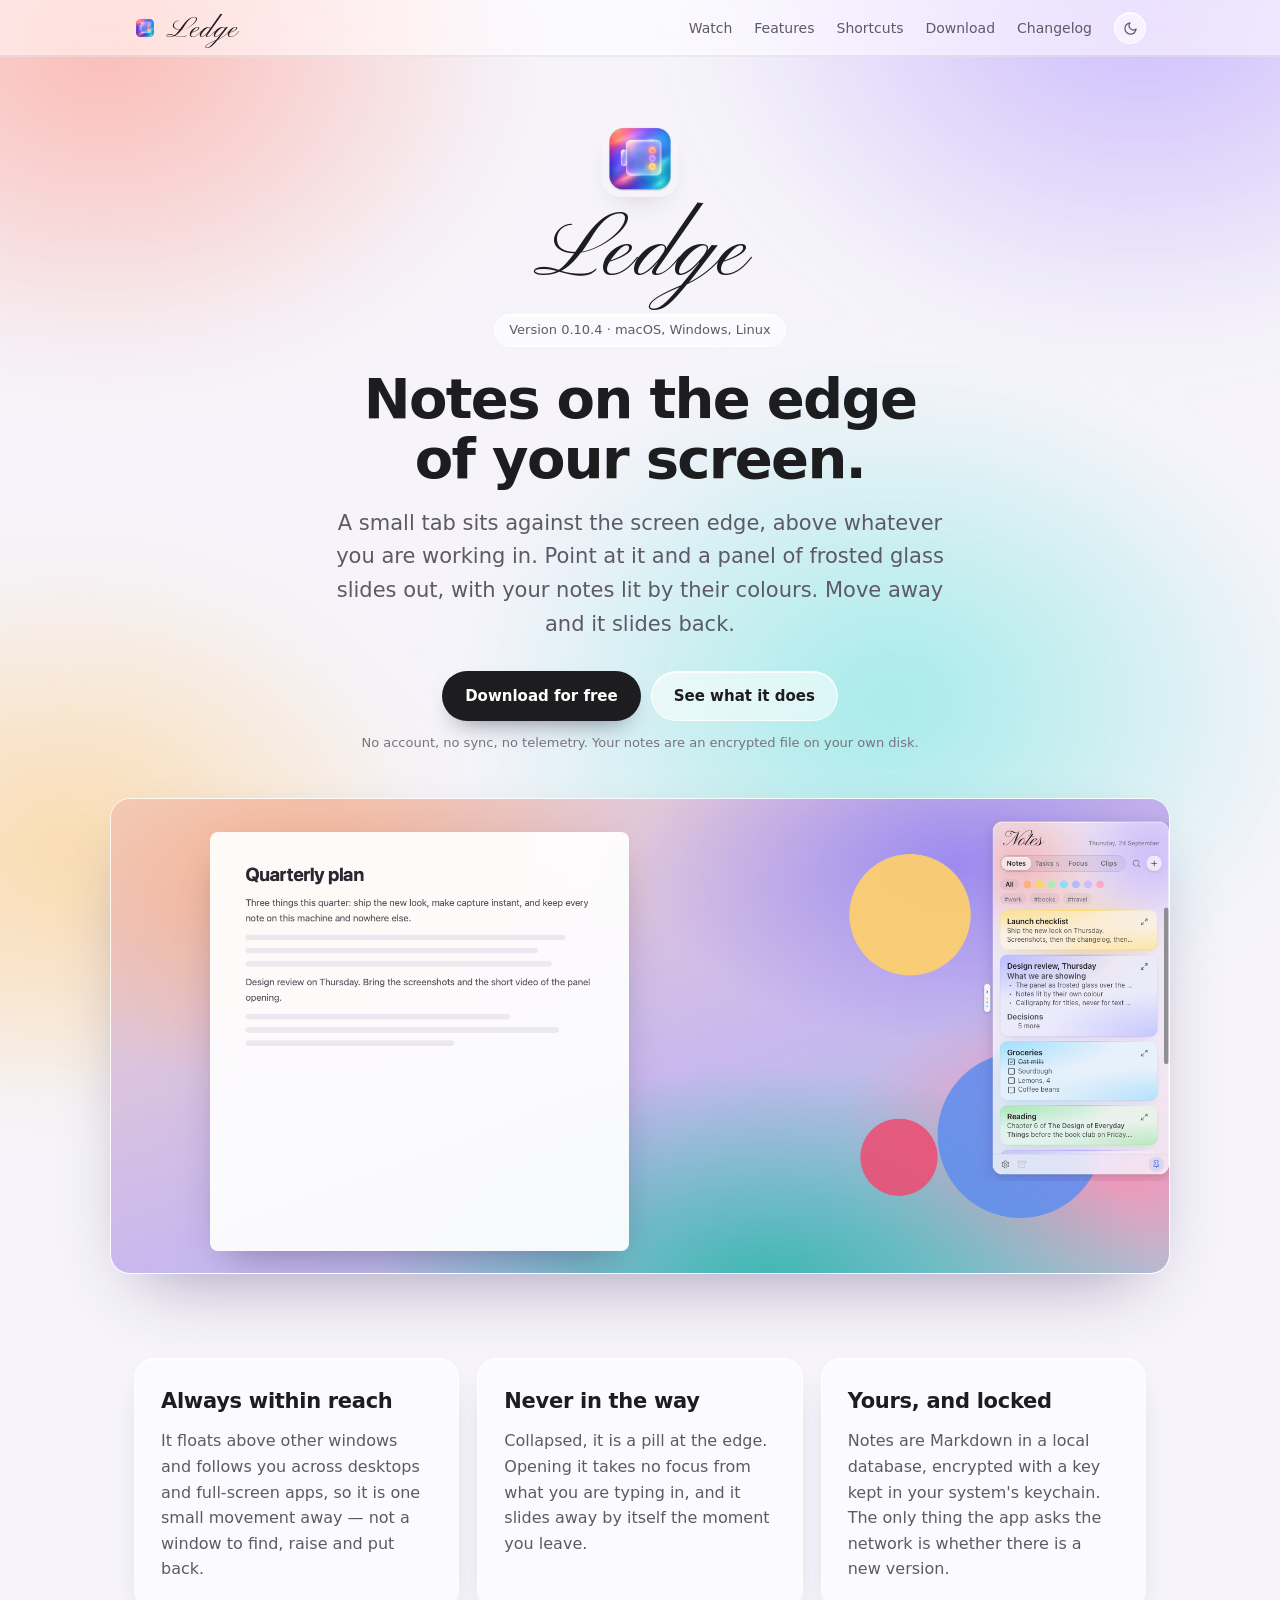
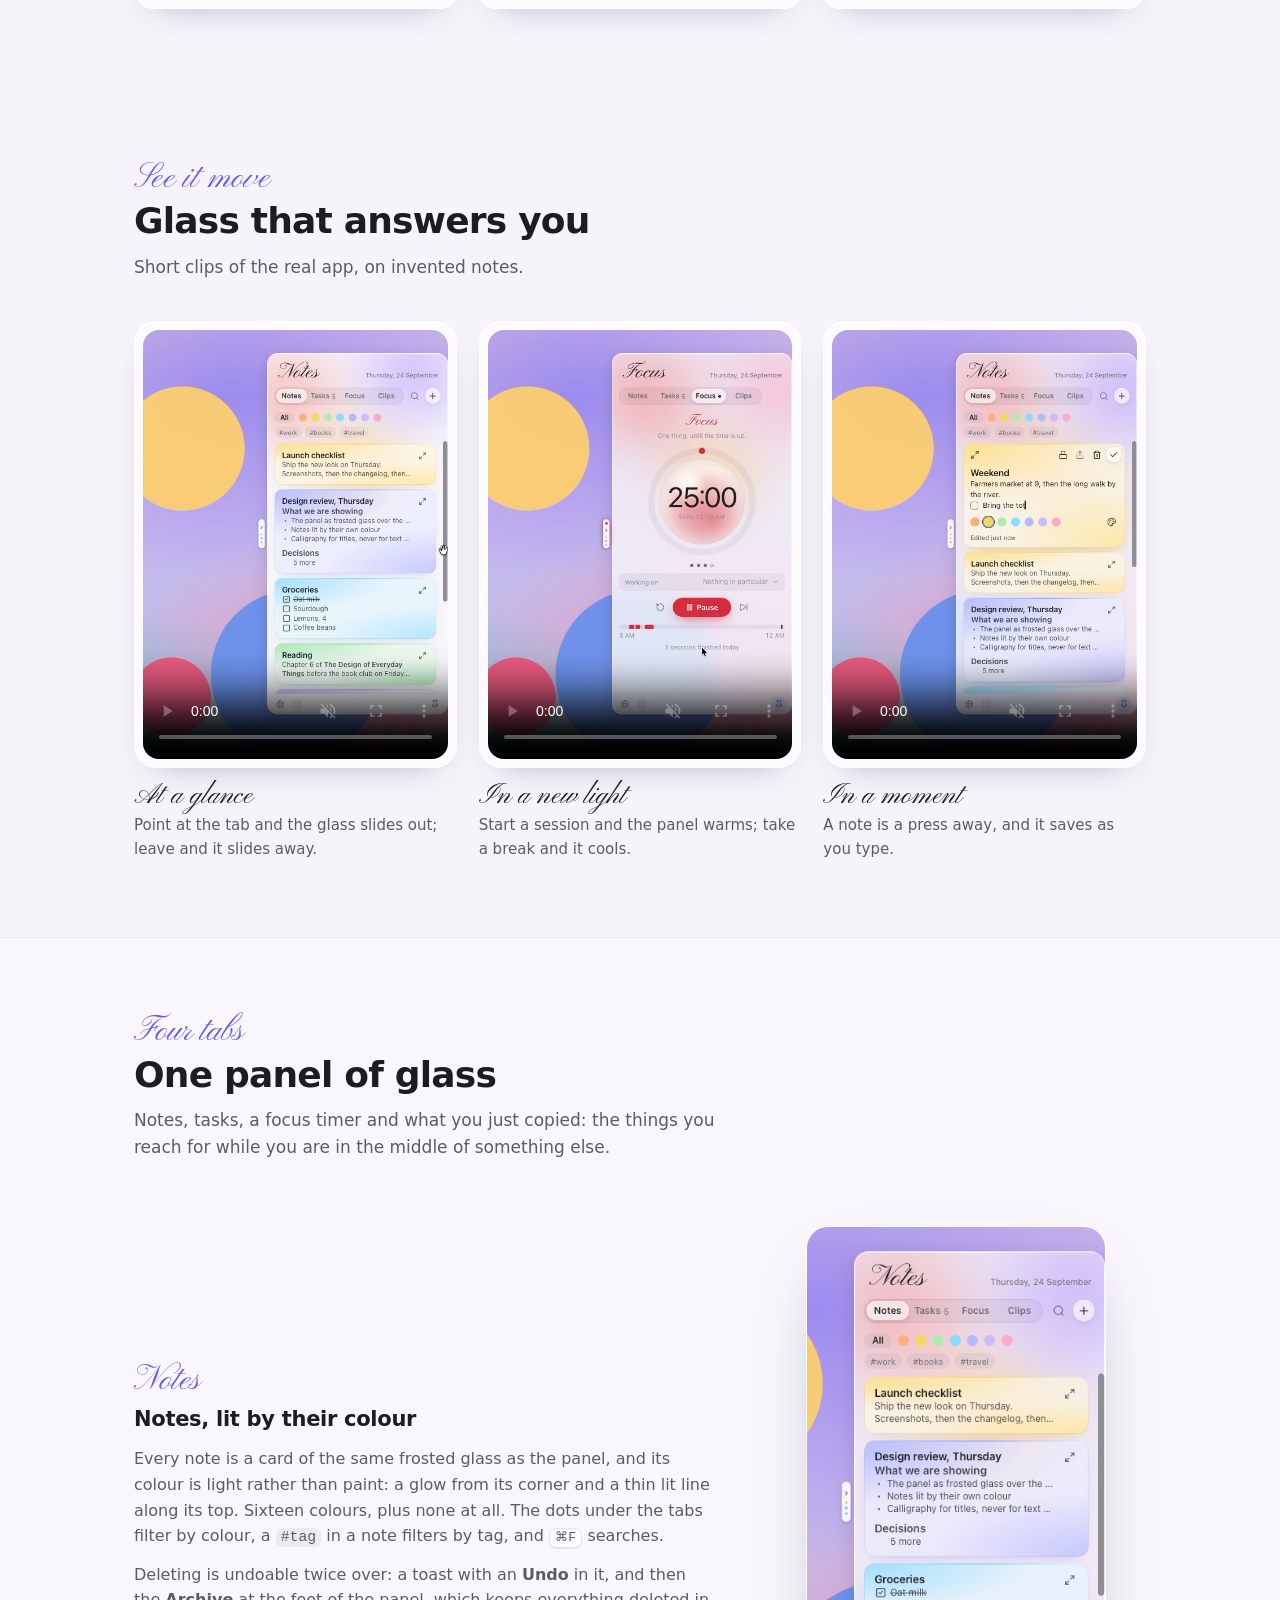
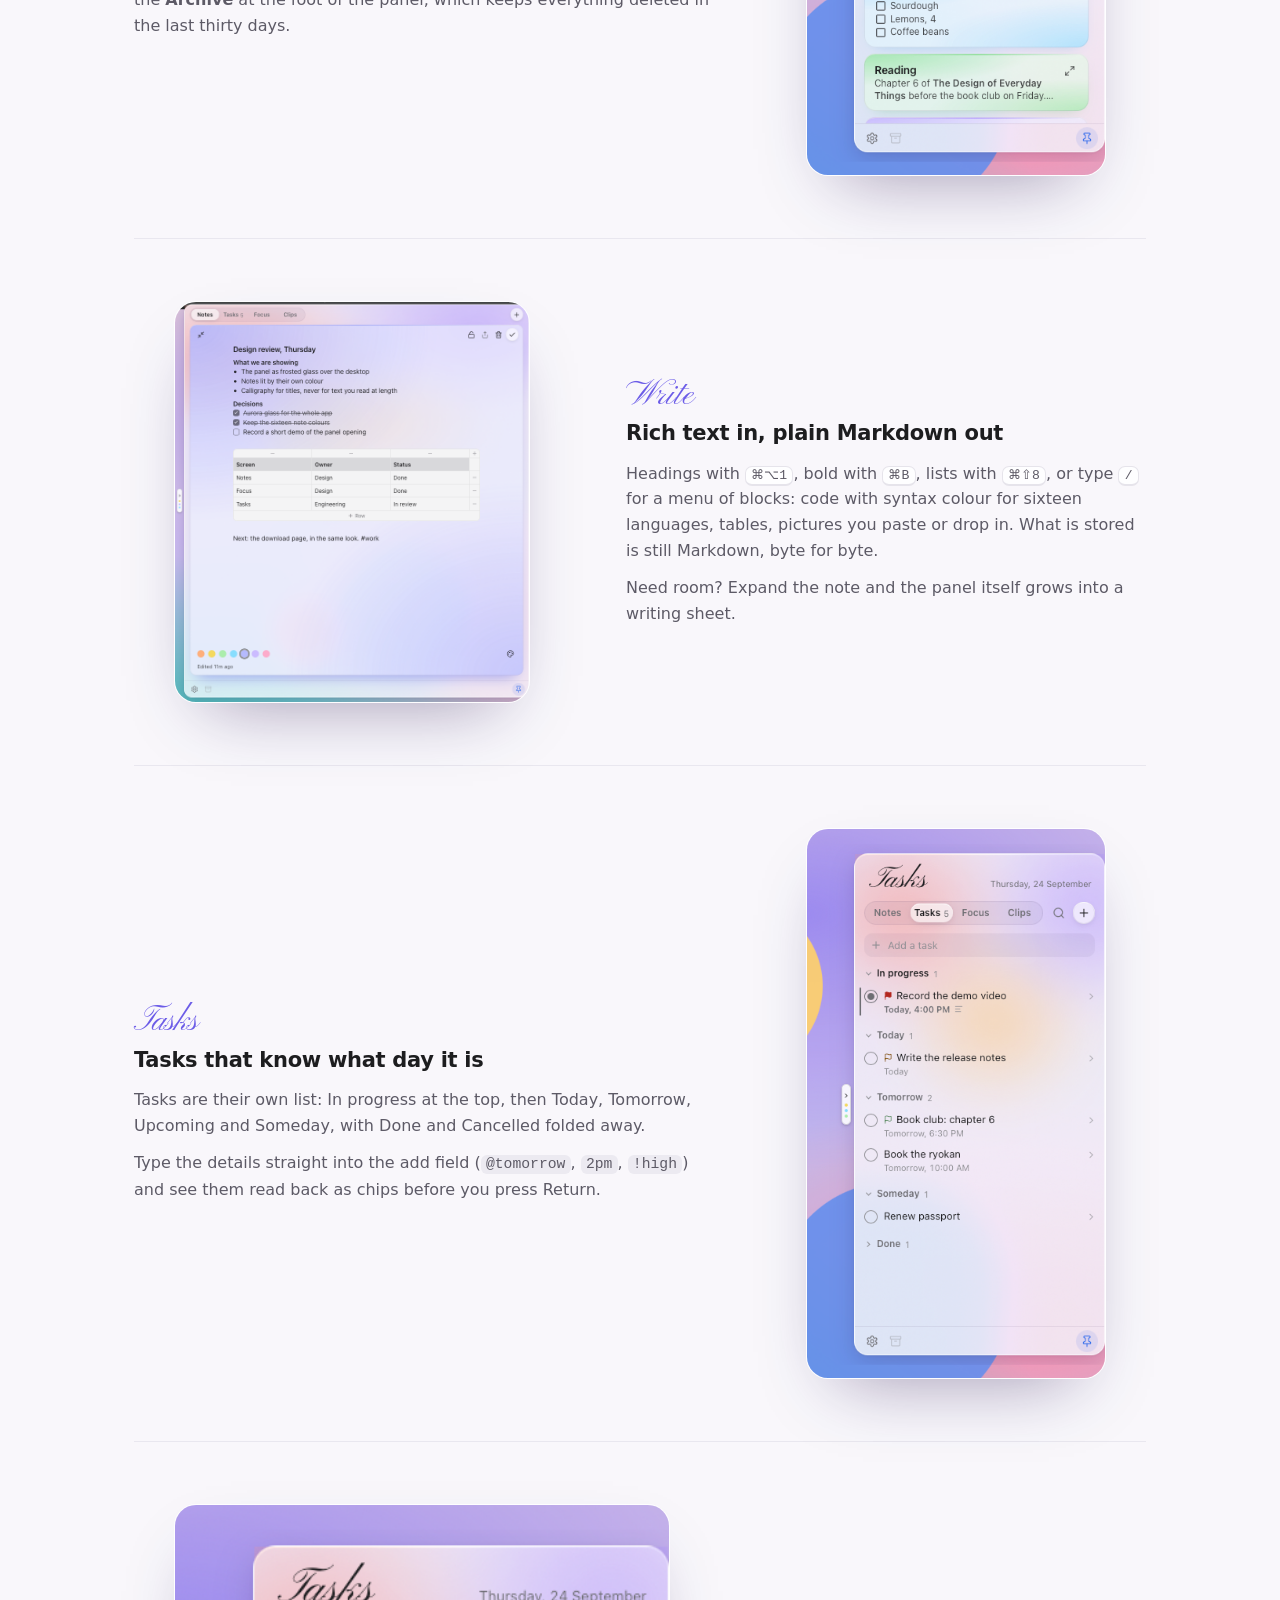
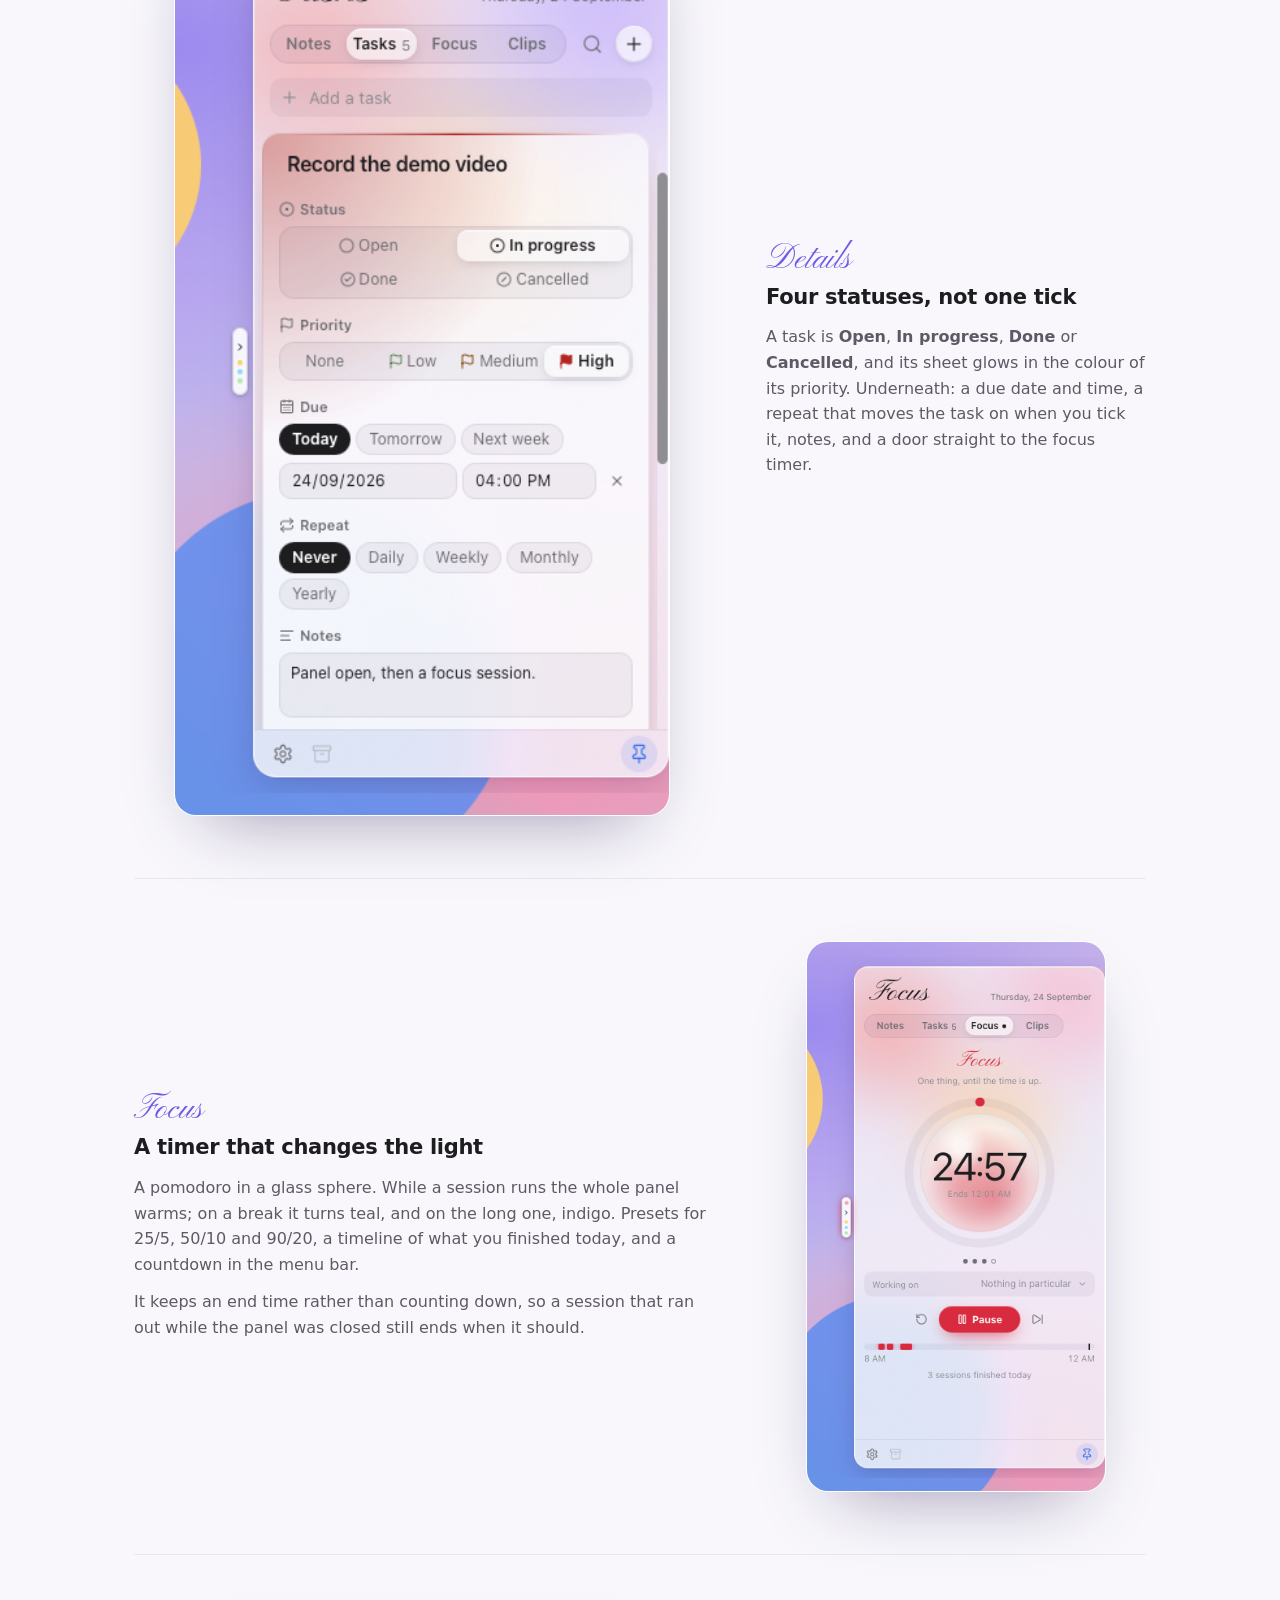
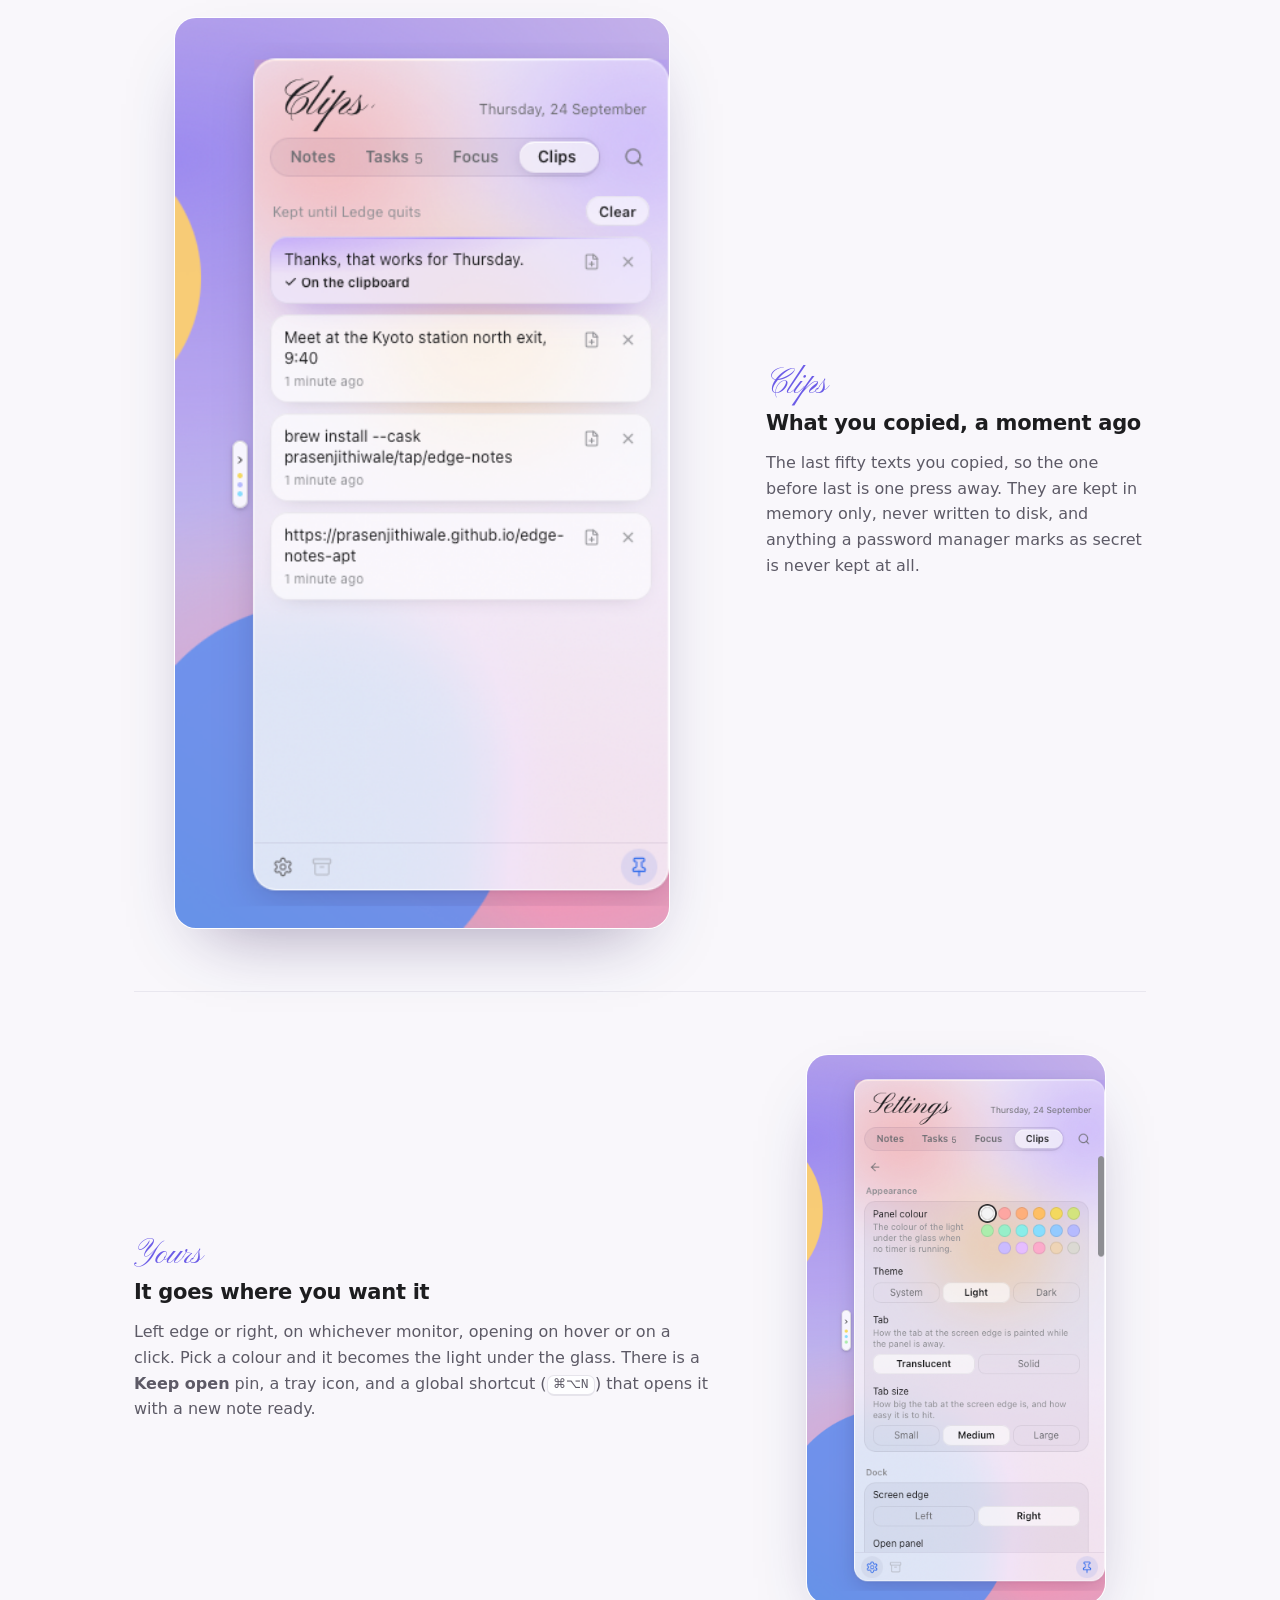
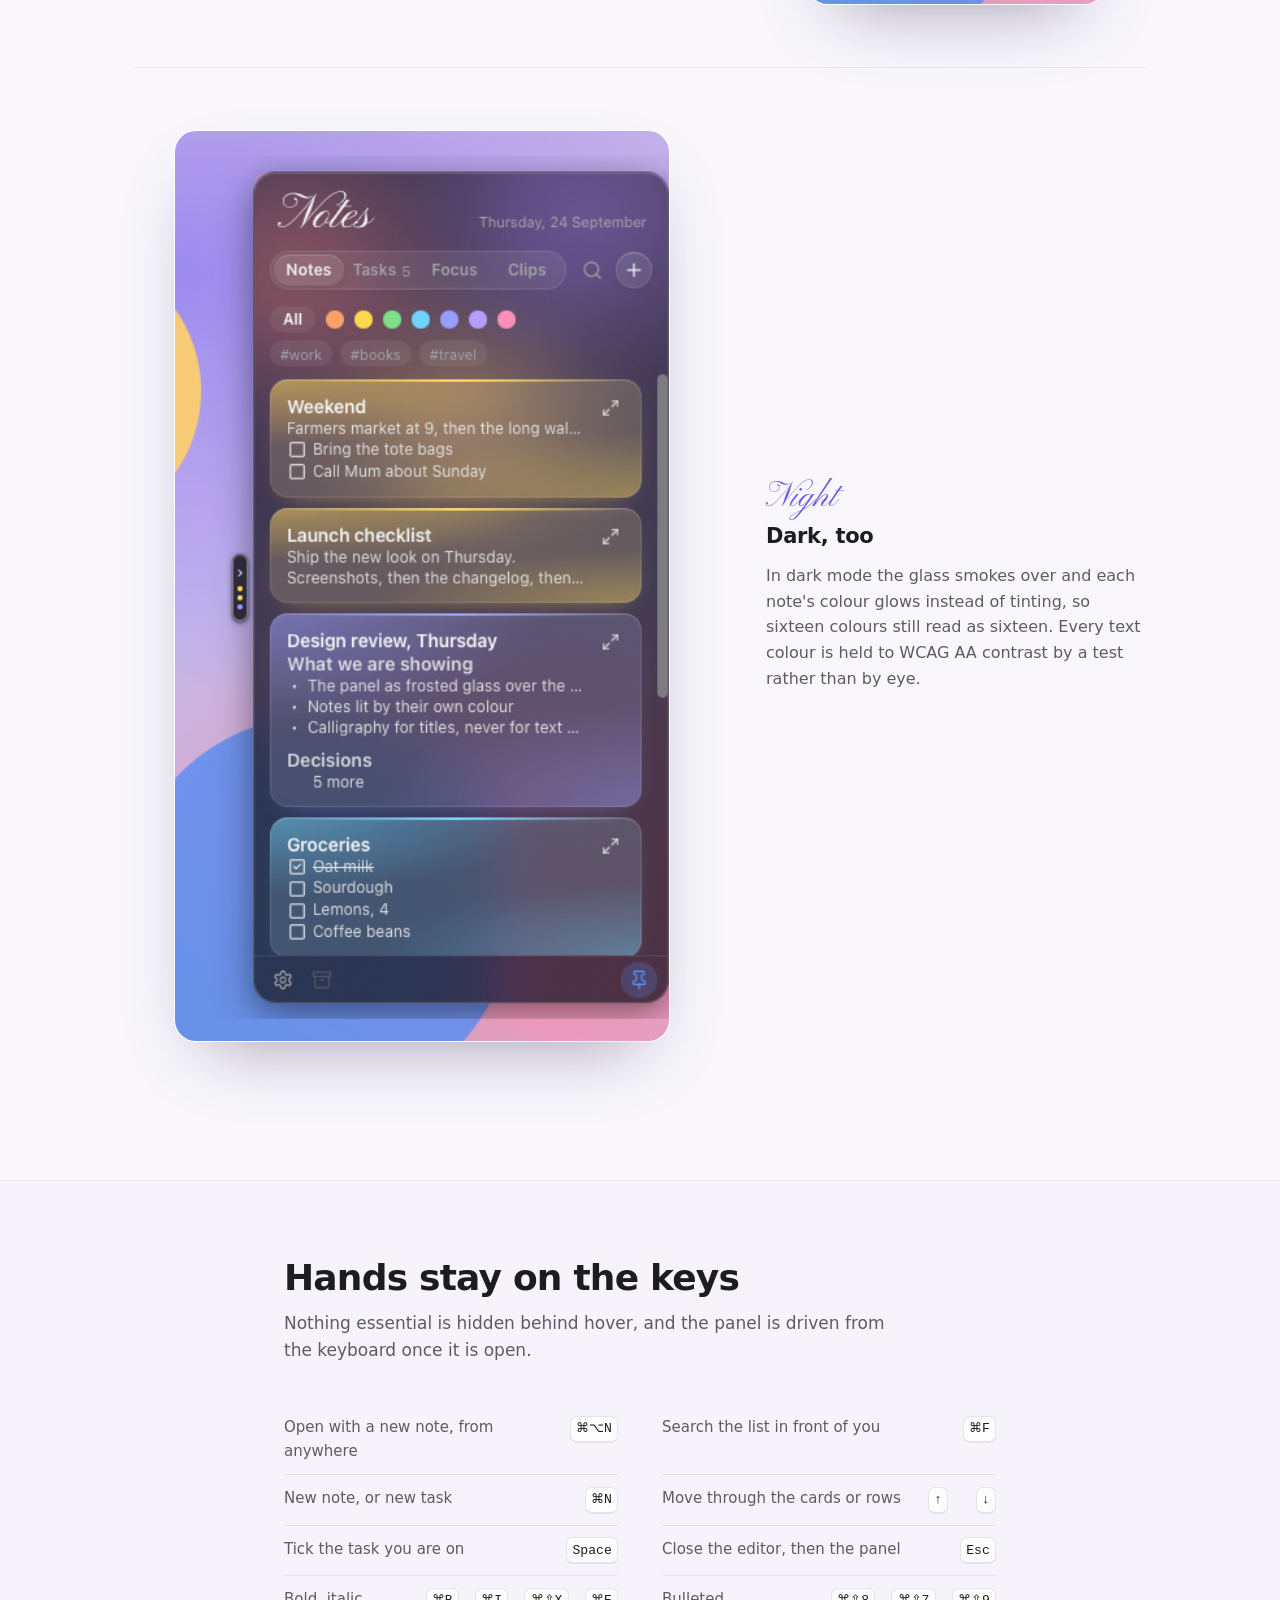
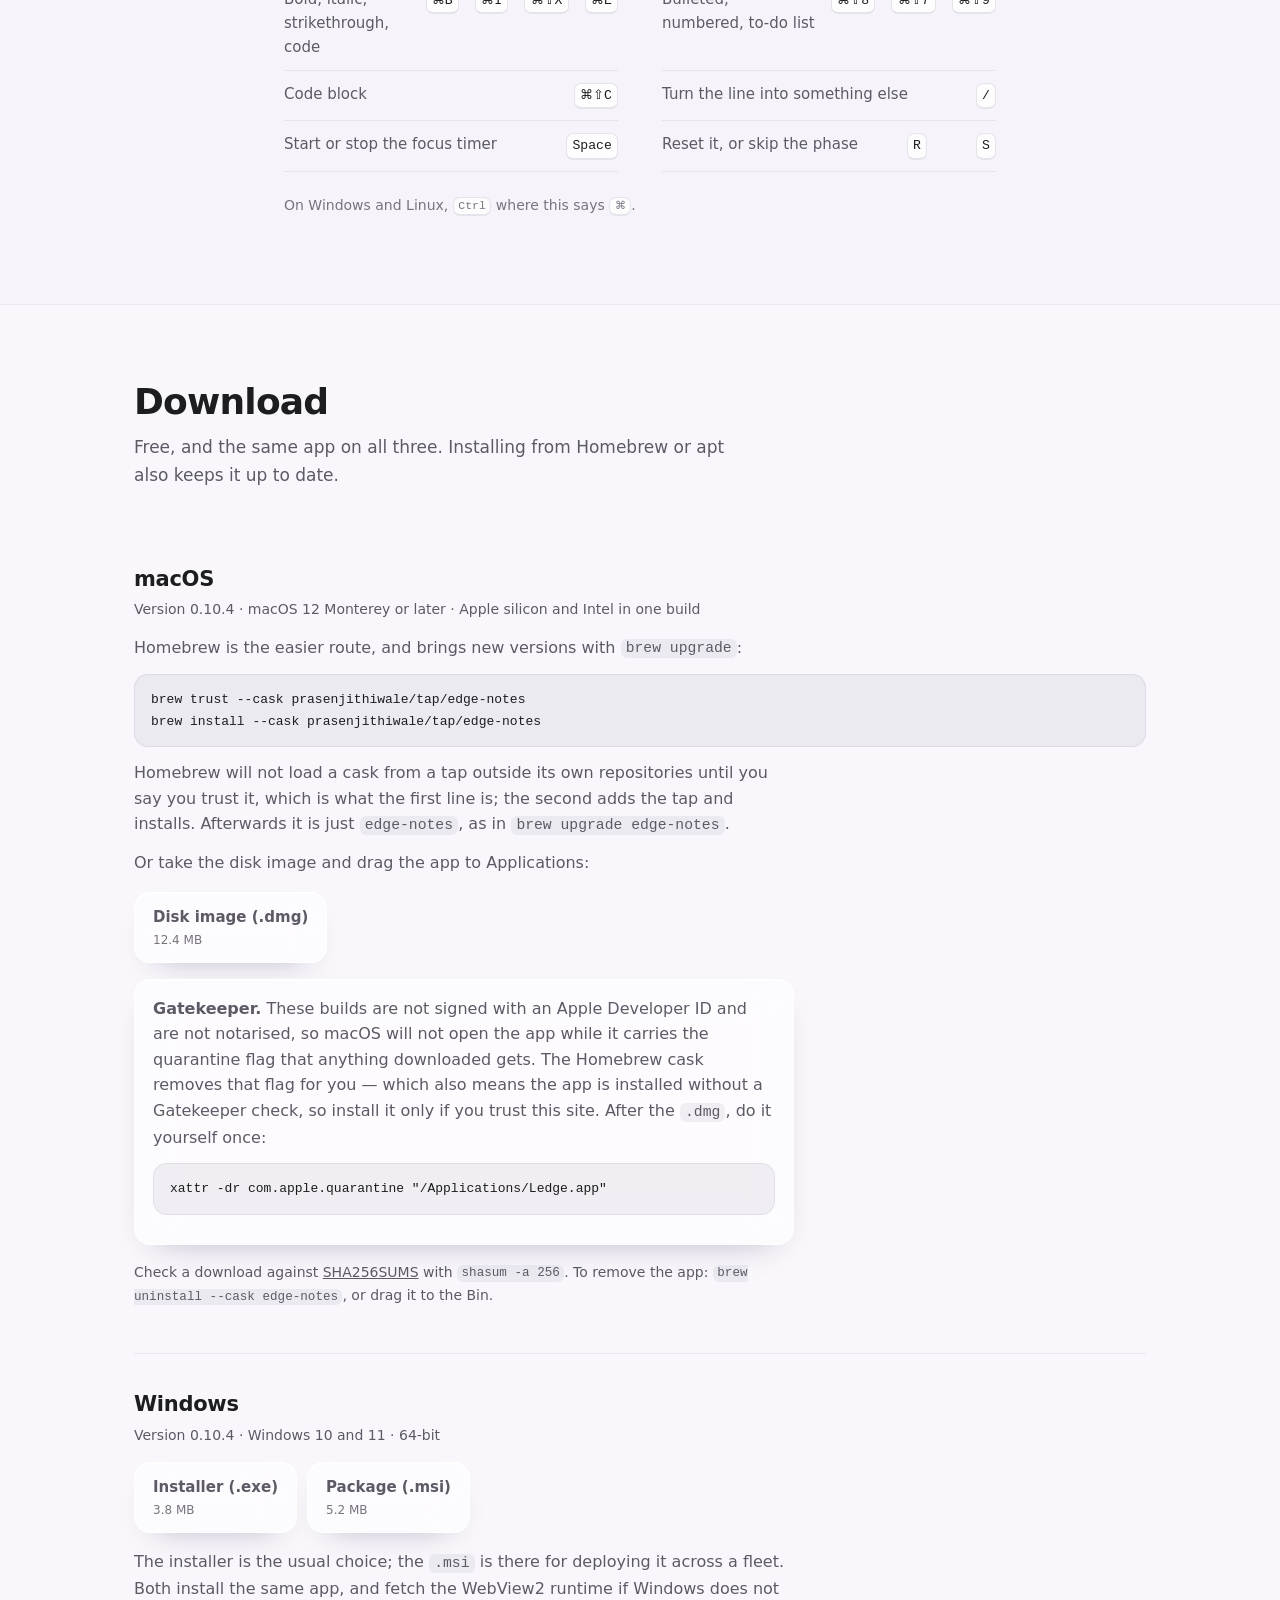
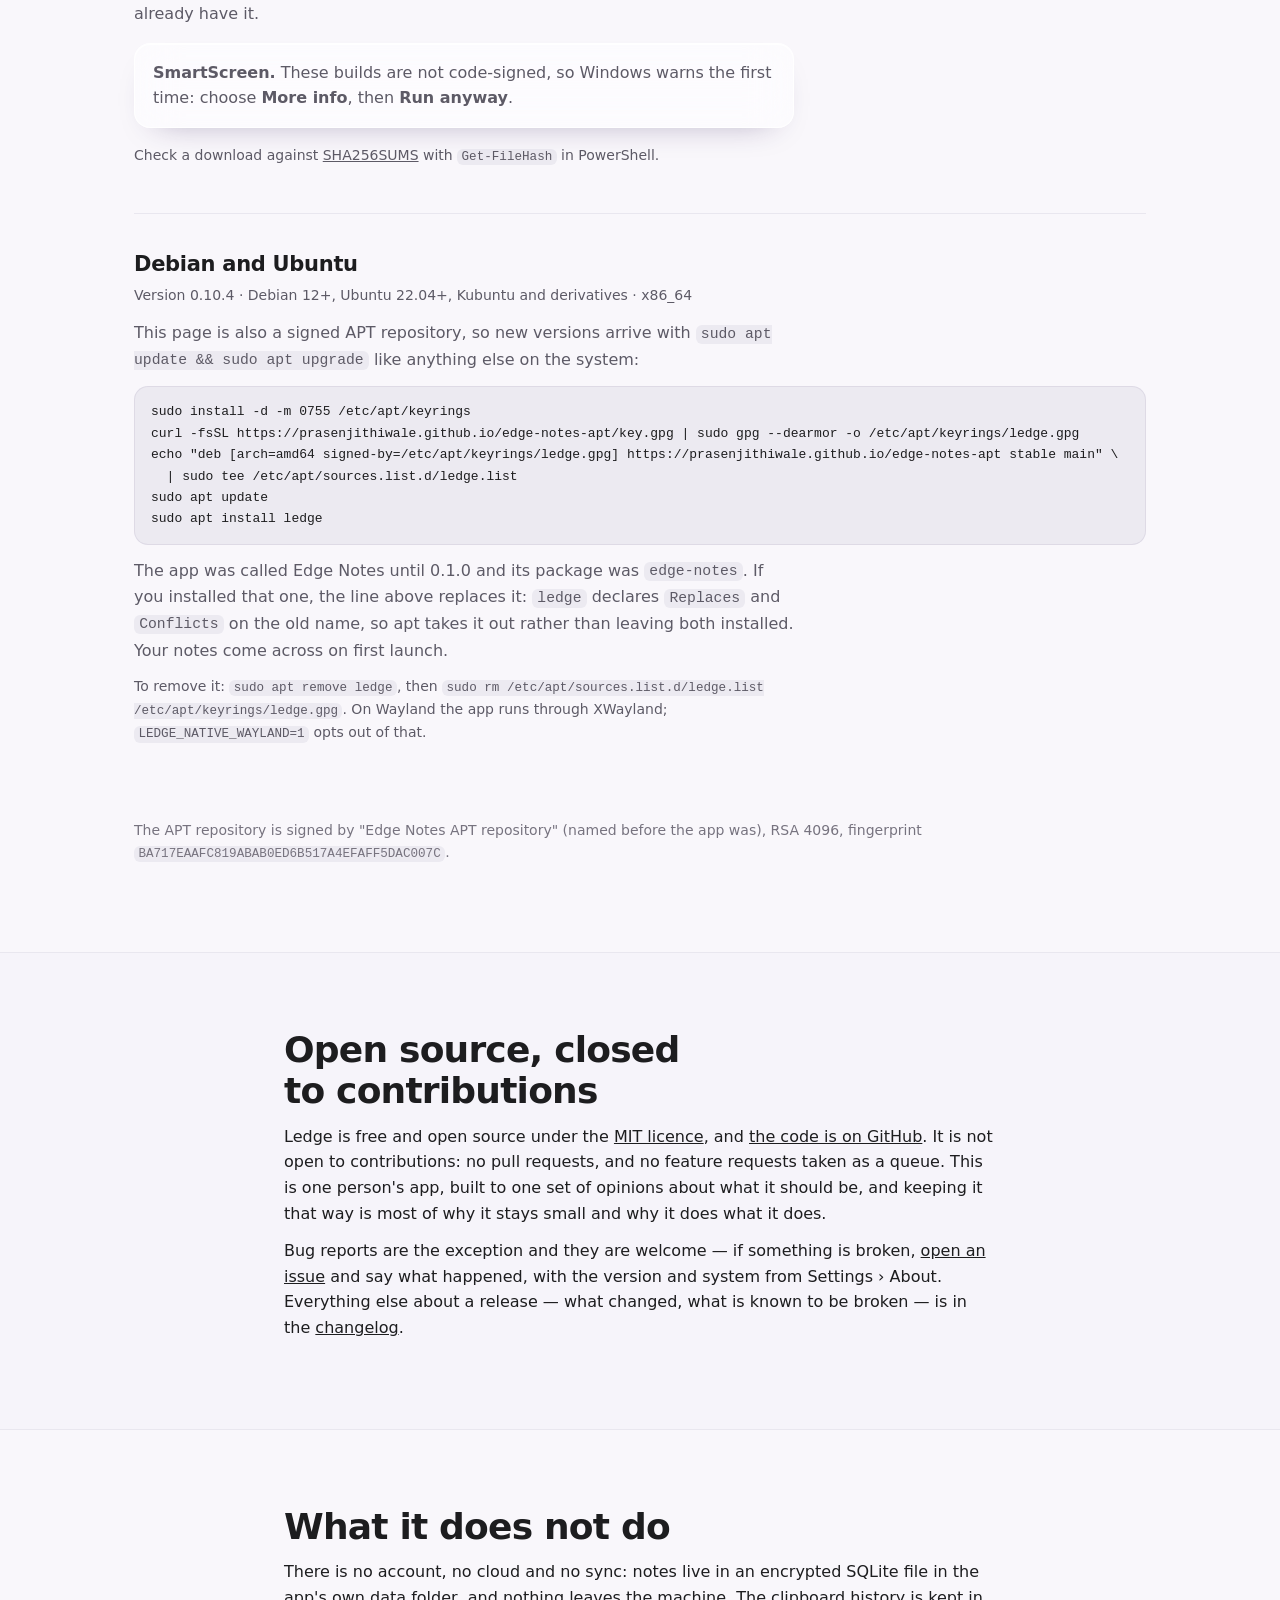
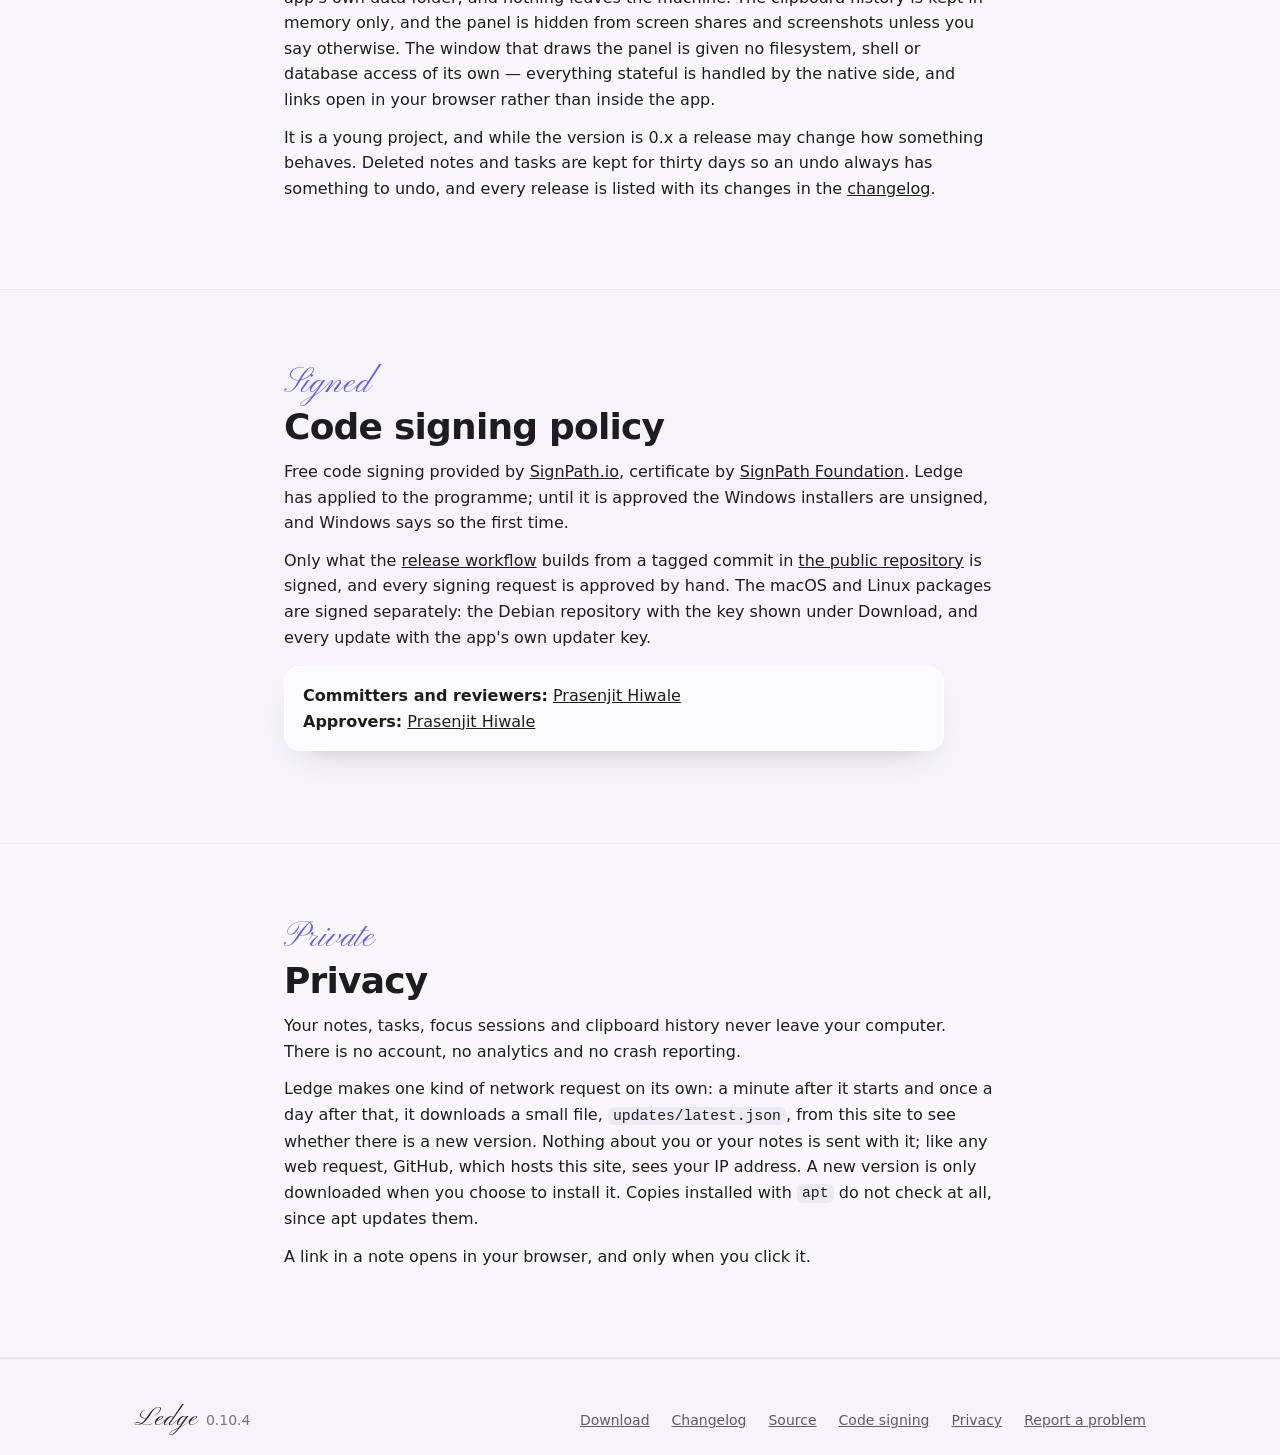
<file: ledge/index.html>
<!doctype html>
<html lang="en">
<head>
<meta charset="utf-8">
<meta name="viewport" content="width=device-width, initial-scale=1">
<title>Ledge — notes on the edge of your screen</title>
<meta name="description" content="Ledge is a small notes, tasks, focus and clipboard widget docked to the edge of your screen, made of frosted glass. Free, encrypted, local-only, for macOS, Windows, Debian and Ubuntu.">
<meta property="og:title" content="Ledge — notes on the edge of your screen">
<meta property="og:description" content="Point at the tab and a panel of colour-coded notes slides out; move away and it slides back. Free, local-only, for macOS, Windows and Linux.">
<meta property="og:type" content="website">
<meta property="og:url" content="https://prasenjithiwale.github.io/folio/ledge/">
<meta property="og:image" content="https://prasenjithiwale.github.io/folio/ledge/screenshots/hero.png">
<meta name="twitter:card" content="summary_large_image">
<link rel="icon" href="icon.png" sizes="128x128" type="image/png">
<link rel="apple-touch-icon" href="icon.png">
<link rel="stylesheet" href="style.css">
<script>
  // Set before anything paints, so a reader who chose light never sees a dark
  // frame first. Wrapped because storage can throw in a private window, and a
  // page that will not render is worse than a page that forgot a preference.
  (function () {
    var root = document.documentElement;
    var KEY = "ledge-theme";
    try {
      var stored = localStorage.getItem(KEY);
      if (stored === "light" || stored === "dark") { root.setAttribute("data-theme", stored); }
    } catch (error) { /* no storage: the system decides */ }
    document.addEventListener("click", function (event) {
      var target = event.target;
      var button = target && target.closest ? target.closest("[data-theme-toggle]") : null;
      if (!button) { return; }
      var chosen = root.getAttribute("data-theme");
      var dark = chosen === "dark" ||
        (chosen === null && window.matchMedia("(prefers-color-scheme: dark)").matches);
      var next = dark ? "light" : "dark";
      root.setAttribute("data-theme", next);
      try { localStorage.setItem(KEY, next); } catch (error) { /* as above */ }
    });
  })();
</script>

</head>
<body>

<header class="top">
  <div class="wrap top-inner">
    <a class="wordmark" href="./"><img class="mark" src="icon.png" width="22" height="22" alt=""> <span class="script">Ledge</span></a>
    <nav>
      <a href="#watch" class="hide-sm">Watch</a>
      <a href="#features">Features</a>
      <a href="#keys" class="hide-sm">Shortcuts</a>
      <a href="#download">Download</a>
      <a href="changelog.html">Changelog</a>
      <button type="button" class="theme" data-theme-toggle aria-label="Switch between light and dark">
      <svg class="sun" viewBox="0 0 24 24" fill="none" stroke="currentColor" stroke-width="2" stroke-linecap="round" aria-hidden="true"><circle cx="12" cy="12" r="4"/><path d="M12 2v2M12 20v2M4.9 4.9l1.4 1.4M17.7 17.7l1.4 1.4M2 12h2M20 12h2M4.9 19.1l1.4-1.4M17.7 6.3l1.4-1.4"/></svg>
      <svg class="moon" viewBox="0 0 24 24" fill="none" stroke="currentColor" stroke-width="2" stroke-linecap="round" stroke-linejoin="round" aria-hidden="true"><path d="M21 12.8A9 9 0 1 1 11.2 3a7 7 0 0 0 9.8 9.8z"/></svg>
    </button>
    </nav>
  </div>
</header>

<main id="top">
<script>
  // The clips play only while they are on screen, and not at all for a reader
  // who has asked for less motion: they keep their poster and their controls.
  document.addEventListener("DOMContentLoaded", function () {
    var reduce = window.matchMedia && window.matchMedia("(prefers-reduced-motion: reduce)").matches;
    var clips = document.querySelectorAll(".reel video");
    if (reduce || !("IntersectionObserver" in window)) { return; }
    var seen = new IntersectionObserver(function (entries) {
      entries.forEach(function (entry) {
        var video = entry.target;
        if (entry.isIntersecting) { video.play().catch(function () {}); } else { video.pause(); }
      });
    }, { threshold: 0.4 });
    clips.forEach(function (video) { seen.observe(video); });
  });
</script>

<div class="hero wrap">
  <img class="app-icon" src="icon.png" width="76" height="76" alt="">
  <p class="hero-script script" aria-hidden="true">Ledge</p>
  <span class="eyebrow">Version 0.10.4 &middot; macOS, Windows, Linux</span>
  <h1>Notes on the edge<br>of your screen.</h1>
  <p class="lede">A small tab sits against the screen edge, above whatever you are
  working in. Point at it and a panel of frosted glass slides out, with your notes
  lit by their colours. Move away and it slides back.</p>
  <p class="cta">
    <a class="button" href="#download">Download for free</a>
    <a class="button secondary" href="#features">See what it does</a>
  </p>
  <p class="under-cta">No account, no sync, no telemetry. Your notes are an encrypted file on your own disk.</p>
  <figure class="hero-shot">
    <img src="screenshots/hero.png" width="1920" height="860" alt="The Ledge panel open on the right-hand edge of a screen: frosted glass over the desktop, the word Notes written in calligraphy, and notes lit by their own colours." loading="eager">
  </figure>
</div>

<section class="band">
  <div class="wrap">
    <div class="trio">
      <div class="card">
        <h3>Always within reach</h3>
        <p>It floats above other windows and follows you across desktops and
        full-screen apps, so it is one small movement away — not a window to find,
        raise and put back.</p>
      </div>
      <div class="card">
        <h3>Never in the way</h3>
        <p>Collapsed, it is a pill at the edge. Opening it takes no focus from what
        you are typing in, and it slides away by itself the moment you leave.</p>
      </div>
      <div class="card">
        <h3>Yours, and locked</h3>
        <p>Notes are Markdown in a local database, encrypted with a key kept in
        your system's keychain. The only thing the app asks the network is
        whether there is a new version.</p>
      </div>
    </div>
  </div>
</section>


<section class="band" id="watch">
  <div class="wrap">
    <p class="kicker script">See it move</p>
    <h2>Glass that answers you</h2>
    <p class="sub">Short clips of the real app, on invented notes.</p>
    <div class="reels">
      <figure class="reel">
        <div class="reel-frame">
          <video src="videos/open.mp4" poster="videos/open.jpg" muted loop playsinline controls preload="none" aria-label="The panel opening on hover, moving through its four tabs, and sliding away."></video>
        </div>
        <figcaption><span class="script">At a glance</span> Point at the tab and the glass slides out; leave and it slides away.</figcaption>
      </figure>
      <figure class="reel">
        <div class="reel-frame">
          <video src="videos/focus.mp4" poster="videos/focus.jpg" muted loop playsinline controls preload="none" aria-label="A focus session starting, then a break: the light in the panel turns from warm to teal."></video>
        </div>
        <figcaption><span class="script">In a new light</span> Start a session and the panel warms; take a break and it cools.</figcaption>
      </figure>
      <figure class="reel">
        <div class="reel-frame">
          <video src="videos/write.mp4" poster="videos/write.jpg" muted loop playsinline controls preload="none" aria-label="A new note being written: a heading, a line of text and a checklist."></video>
        </div>
        <figcaption><span class="script">In a moment</span> A note is a press away, and it saves as you type.</figcaption>
      </figure>
    </div>
  </div>
</section>

<section class="band soft" id="features">
  <div class="wrap">
    <p class="kicker script">Four tabs</p>
    <h2>One panel of glass</h2>
    <p class="sub">Notes, tasks, a focus timer and what you just copied: the things
    you reach for while you are in the middle of something else.</p>

    <section class="feature ">
      <div class="feature-text">
        <p class="kicker script">Notes</p>
        <h3>Notes, lit by their colour</h3>
        <p>Every note is a card of the same frosted glass as the panel, and its colour
     is light rather than paint: a glow from its corner and a thin lit line along
     its top. Sixteen colours, plus none at all. The dots under the tabs filter by
     colour, a <code>#tag</code> in a note filters by tag, and <kbd>&#8984;F</kbd>
     searches.</p>
     <p>Deleting is undoable twice over: a toast with an <b>Undo</b> in it, and
     then the <b>Archive</b> at the foot of the panel, which keeps everything
     deleted in the last thirty days.</p>
      </div>
      <figure class="shot "><img src="screenshots/notes.png" alt="The Notes tab: glass cards, each lit by its own colour, with a checklist, tags and a colour filter." loading="lazy"></figure>
    </section>

    <section class="feature wide">
      <div class="feature-text">
        <p class="kicker script">Write</p>
        <h3>Rich text in, plain Markdown out</h3>
        <p>Headings with <kbd>&#8984;&#8997;1</kbd>, bold with <kbd>&#8984;B</kbd>,
     lists with <kbd>&#8984;&#8679;8</kbd>, or type <kbd>/</kbd> for a menu of
     blocks: code with syntax colour for sixteen languages, tables, pictures you
     paste or drop in. What is stored is still Markdown, byte for byte.</p>
     <p>Need room? Expand the note and the panel itself grows into a writing
     sheet.</p>
      </div>
      <figure class="shot wide"><img src="screenshots/expanded.png" alt="A note expanded to fill a large panel, with headings, a checklist and a table." loading="lazy"></figure>
    </section>

    <section class="feature ">
      <div class="feature-text">
        <p class="kicker script">Tasks</p>
        <h3>Tasks that know what day it is</h3>
        <p>Tasks are their own list: In progress at the top, then Today, Tomorrow,
     Upcoming and Someday, with Done and Cancelled folded away.</p>
     <p>Type the details straight into the add field (<code>@tomorrow</code>,
     <code>2pm</code>, <code>!high</code>) and see them read back as chips before
     you press Return.</p>
      </div>
      <figure class="shot "><img src="screenshots/tasks.png" alt="The Tasks tab: In progress, Today, Tomorrow and Someday, with priority flags and due times." loading="lazy"></figure>
    </section>

    <section class="feature ">
      <div class="feature-text">
        <p class="kicker script">Details</p>
        <h3>Four statuses, not one tick</h3>
        <p>A task is <b>Open</b>, <b>In progress</b>, <b>Done</b> or <b>Cancelled</b>,
     and its sheet glows in the colour of its priority. Underneath: a due date and
     time, a repeat that moves the task on when you tick it, notes, and a door
     straight to the focus timer.</p>
      </div>
      <figure class="shot "><img src="screenshots/task-details.png" alt="A task's sheet, glowing red for high priority: status, priority, due date and time, repeat and notes." loading="lazy"></figure>
    </section>

    <section class="feature ">
      <div class="feature-text">
        <p class="kicker script">Focus</p>
        <h3>A timer that changes the light</h3>
        <p>A pomodoro in a glass sphere. While a session runs the whole panel warms;
     on a break it turns teal, and on the long one, indigo. Presets for 25/5, 50/10
     and 90/20, a timeline of what you finished today, and a countdown in the
     menu bar.</p>
     <p>It keeps an end time rather than counting down, so a session that ran out
     while the panel was closed still ends when it should.</p>
      </div>
      <figure class="shot "><img src="screenshots/focus.png" alt="The Focus tab mid-session: a glass sphere inside a glowing red ring, the time left, and today's sessions on a timeline." loading="lazy"></figure>
    </section>

    <section class="feature ">
      <div class="feature-text">
        <p class="kicker script">Clips</p>
        <h3>What you copied, a moment ago</h3>
        <p>The last fifty texts you copied, so the one before last is one press away.
     They are kept in memory only, never written to disk, and anything a password
     manager marks as secret is never kept at all.</p>
      </div>
      <figure class="shot "><img src="screenshots/clips.png" alt="The Clips tab: the last few copied texts as glass tiles, the one on the clipboard lit." loading="lazy"></figure>
    </section>

    <section class="feature ">
      <div class="feature-text">
        <p class="kicker script">Yours</p>
        <h3>It goes where you want it</h3>
        <p>Left edge or right, on whichever monitor, opening on hover or on a click.
     Pick a colour and it becomes the light under the glass. There is a <b>Keep
     open</b> pin, a tray icon, and a global shortcut
     (<kbd>&#8984;&#8997;N</kbd>) that opens it with a new note ready.</p>
      </div>
      <figure class="shot "><img src="screenshots/settings.png" alt="Settings: the panel colour, light or dark, the tab's look and size, and the docked edge." loading="lazy"></figure>
    </section>

    <section class="feature ">
      <div class="feature-text">
        <p class="kicker script">Night</p>
        <h3>Dark, too</h3>
        <p>In dark mode the glass smokes over and each note's colour glows instead of
     tinting, so sixteen colours still read as sixteen. Every text colour is held
     to WCAG AA contrast by a test rather than by eye.</p>
      </div>
      <figure class="shot "><img src="screenshots/dark.png" alt="The same notes in dark mode: smoked glass, with each note's colour glowing brighter." loading="lazy"></figure>
    </section>
  </div>
</section>

<section class="band" id="keys">
  <div class="wrap narrow">
    <h2>Hands stay on the keys</h2>
    <p class="sub">Nothing essential is hidden behind hover, and the panel is
    driven from the keyboard once it is open.</p>
    <div class="keys">
      <div class="key-row"><span>Open with a new note, from anywhere</span> <kbd>&#8984;&#8997;N</kbd></div>
      <div class="key-row"><span>Search the list in front of you</span> <kbd>&#8984;F</kbd></div>
      <div class="key-row"><span>New note, or new task</span> <kbd>&#8984;N</kbd></div>
      <div class="key-row"><span>Move through the cards or rows</span> <kbd>&#8593;</kbd> <kbd>&#8595;</kbd></div>
      <div class="key-row"><span>Tick the task you are on</span> <kbd>Space</kbd></div>
      <div class="key-row"><span>Close the editor, then the panel</span> <kbd>Esc</kbd></div>
      <div class="key-row"><span>Bold, italic, strikethrough, code</span> <kbd>&#8984;B</kbd> <kbd>&#8984;I</kbd> <kbd>&#8984;&#8679;X</kbd> <kbd>&#8984;E</kbd></div>
      <div class="key-row"><span>Bulleted, numbered, to-do list</span> <kbd>&#8984;&#8679;8</kbd> <kbd>&#8984;&#8679;7</kbd> <kbd>&#8984;&#8679;9</kbd></div>
      <div class="key-row"><span>Code block</span> <kbd>&#8984;&#8679;C</kbd></div>
      <div class="key-row"><span>Turn the line into something else</span> <kbd>/</kbd></div>
      <div class="key-row"><span>Start or stop the focus timer</span> <kbd>Space</kbd></div>
      <div class="key-row"><span>Reset it, or skip the phase</span> <kbd>R</kbd> <kbd>S</kbd></div>
    </div>
    <p class="fine" style="margin-top:22px">On Windows and Linux, <kbd>Ctrl</kbd>
    where this says <kbd>&#8984;</kbd>.</p>
  </div>
</section>

<section class="band soft" id="download">
  <div class="wrap">
    <h2>Download</h2>
    <p class="sub">Free, and the same app on all three. Installing from Homebrew or
    apt also keeps it up to date.</p>

    <article class="platform" id="macos">
      <header class="platform-head">
        <h3>macOS</h3>
        <p class="meta">Version 0.10.4 &middot; macOS 12 Monterey or later &middot; Apple silicon and Intel in one build</p>
      </header>
      <p>Homebrew is the easier route, and brings new versions with
      <code>brew upgrade</code>:</p>
<pre><code>brew trust --cask prasenjithiwale/tap/edge-notes
brew install --cask prasenjithiwale/tap/edge-notes</code></pre>
      <p>Homebrew will not load a cask from a tap outside its own repositories
      until you say you trust it, which is what the first line is; the second adds
      the tap and installs. Afterwards it is just <code>edge-notes</code>, as in
      <code>brew upgrade edge-notes</code>.</p>
      <p>Or take the disk image and drag the app to Applications:</p>
      <p class="downloads">
        <a class="download" href="https://prasenjithiwale.github.io/edge-notes-apt/macos/Ledge_0.10.4_macOS_universal.dmg">
          <span class="download-label">Disk image (.dmg)</span>
          <span class="download-meta">12.4 MB</span>
        </a>
      </p>
      <div class="note">
        <p><b>Gatekeeper.</b> These builds are not signed with an Apple Developer
        ID and are not notarised, so macOS will not open the app while it carries
        the quarantine flag that anything downloaded gets. The Homebrew cask
        removes that flag for you — which also means the app is installed without
        a Gatekeeper check, so install it only if you trust this site. After the
        <code>.dmg</code>, do it yourself once:</p>
<pre><code>xattr -dr com.apple.quarantine "/Applications/Ledge.app"</code></pre>
      </div>
      <p class="fine">Check a download against
      <a href="https://prasenjithiwale.github.io/edge-notes-apt/macos/SHA256SUMS">SHA256SUMS</a> with <code>shasum -a 256</code>.
      To remove the app: <code>brew uninstall --cask edge-notes</code>, or drag it
      to the Bin.</p>
    </article>

    <article class="platform" id="windows">
      <header class="platform-head">
        <h3>Windows</h3>
        <p class="meta">Version 0.10.4 &middot; Windows 10 and 11 &middot; 64-bit</p>
      </header>
      <p class="downloads">
        <a class="download" href="https://prasenjithiwale.github.io/edge-notes-apt/windows/Ledge_0.10.4_windows_x64-setup.exe">
          <span class="download-label">Installer (.exe)</span>
          <span class="download-meta">3.8 MB</span>
        </a>
        <a class="download" href="https://prasenjithiwale.github.io/edge-notes-apt/windows/Ledge_0.10.4_windows_x64.msi">
          <span class="download-label">Package (.msi)</span>
          <span class="download-meta">5.2 MB</span>
        </a>
      </p>
      <p>The installer is the usual choice; the <code>.msi</code> is there for
      deploying it across a fleet. Both install the same app, and fetch the
      WebView2 runtime if Windows does not already have it.</p>
      <div class="note">
        <p><b>SmartScreen.</b> These builds are not code-signed, so Windows warns
        the first time: choose <b>More info</b>, then <b>Run anyway</b>.</p>
      </div>
      <p class="fine">Check a download against
      <a href="https://prasenjithiwale.github.io/edge-notes-apt/windows/SHA256SUMS">SHA256SUMS</a> with
      <code>Get-FileHash</code> in PowerShell.</p>
    </article>

    <article class="platform" id="linux">
      <header class="platform-head">
        <h3>Debian and Ubuntu</h3>
        <p class="meta">Version 0.10.4 &middot; Debian 12+, Ubuntu 22.04+, Kubuntu and derivatives &middot; x86_64</p>
      </header>
      <p>This page is also a signed APT repository, so new versions arrive with
      <code>sudo apt update &amp;&amp; sudo apt upgrade</code> like anything else
      on the system:</p>
<pre><code>sudo install -d -m 0755 /etc/apt/keyrings
curl -fsSL https://prasenjithiwale.github.io/edge-notes-apt/key.gpg | sudo gpg --dearmor -o /etc/apt/keyrings/ledge.gpg
echo "deb [arch=amd64 signed-by=/etc/apt/keyrings/ledge.gpg] https://prasenjithiwale.github.io/edge-notes-apt stable main" \
  | sudo tee /etc/apt/sources.list.d/ledge.list
sudo apt update
sudo apt install ledge</code></pre>
      <p>The app was called Edge Notes until 0.1.0 and its package was
      <code>edge-notes</code>. If you installed that one, the line above replaces
      it: <code>ledge</code> declares <code>Replaces</code> and
      <code>Conflicts</code> on the old name, so apt takes it out rather than
      leaving both installed. Your notes come across on first launch.</p>
      <p class="fine">To remove it:
      <code>sudo apt remove ledge</code>, then
      <code>sudo rm /etc/apt/sources.list.d/ledge.list /etc/apt/keyrings/ledge.gpg</code>.
      On Wayland the app runs through XWayland; <code>LEDGE_NATIVE_WAYLAND=1</code>
      opts out of that.</p>
    </article>

    <p class="fine key">The APT repository is signed by &quot;Edge Notes APT
    repository&quot; (named before the app was), RSA 4096, fingerprint
    <code>BA717EAAFC819ABAB0ED6B517A4EFAFF5DAC007C</code>.</p>
  </div>
</section>

<section class="band">
  <div class="wrap narrow">
    <h2>Open source, closed to contributions</h2>
    <p>Ledge is free and open source under the <a href="https://github.com/prasenjithiwale/edge-notes/blob/master/LICENSE">MIT
    licence</a>, and <a href="https://github.com/prasenjithiwale/edge-notes">the code is on GitHub</a>. It is not
    open to contributions: no pull requests, and no feature requests taken as a
    queue. This is one person's
    app, built to one set of opinions about what it should be, and keeping it
    that way is most of why it stays small and why it does what it does.</p>
    <p>Bug reports are the exception and they are welcome — if something is
    broken, <a href="https://github.com/prasenjithiwale/edge-notes/issues">open an issue</a> and say what happened, with the
    version and system from Settings › About. Everything else about a release —
    what changed, what is known to be broken — is in the
    <a href="changelog.html">changelog</a>.</p>
  </div>
</section>

<section class="band soft">
  <div class="wrap narrow">
    <h2>What it does not do</h2>
    <p>There is no account, no cloud and no sync: notes live in an encrypted
    SQLite file in the app's own data folder, and nothing leaves the machine. The
    clipboard history is kept in memory only, and the panel is hidden from screen
    shares and screenshots unless you say otherwise. The window that
    draws the panel is given no filesystem, shell or database access of its own —
    everything stateful is handled by the native side, and links open in your
    browser rather than inside the app.</p>
    <p>It is a young project, and while the version is 0.x a release may change
    how something behaves. Deleted notes and tasks are kept for thirty days so an
    undo always has something to undo, and every release is listed with its
    changes in the
    <a href="changelog.html">changelog</a>.</p>
  </div>
</section>

<section class="band" id="signing">
  <div class="wrap narrow">
    <p class="kicker script">Signed</p>
    <h2>Code signing policy</h2>
    <p>Free code signing provided by <a href="https://signpath.io">SignPath.io</a>,
    certificate by <a href="https://signpath.org">SignPath Foundation</a>. Ledge
    has applied to the programme; until it is approved the Windows installers are
    unsigned, and Windows says so the first time.</p>
    <p>Only what the <a href="https://github.com/prasenjithiwale/edge-notes/blob/master/.github/workflows/release.yml">release
    workflow</a> builds from a tagged commit in <a href="https://github.com/prasenjithiwale/edge-notes">the public
    repository</a> is signed, and every signing request is approved by hand. The
    macOS and Linux packages are signed separately: the Debian repository with the
    key shown under Download, and every update with the app's own updater key.</p>
    <div class="note">
      <p><b>Committers and reviewers:</b> <a href="https://github.com/prasenjithiwale">Prasenjit Hiwale</a><br>
      <b>Approvers:</b> <a href="https://github.com/prasenjithiwale">Prasenjit Hiwale</a></p>
    </div>
  </div>
</section>

<section class="band soft" id="privacy">
  <div class="wrap narrow">
    <p class="kicker script">Private</p>
    <h2>Privacy</h2>
    <p>Your notes, tasks, focus sessions and clipboard history never leave your
    computer. There is no account, no analytics and no crash reporting.</p>
    <p>Ledge makes one kind of network request on its own: a minute after it
    starts and once a day after that, it downloads a small file,
    <code>updates/latest.json</code>, from this site to see whether there is a new
    version. Nothing about you or your notes is sent with it; like any web
    request, GitHub, which hosts this site, sees your IP address. A new version
    is only downloaded when you choose to install it. Copies installed with
    <code>apt</code> do not check at all, since apt updates them.</p>
    <p>A link in a note opens in your browser, and only when you click it.</p>
  </div>
</section>

</main>

<footer>
  <div class="wrap foot-row">
    <span><span class="script">Ledge</span> &nbsp;0.10.4</span>
    <span class="spacer"></span>
    <a href="#download">Download</a>
    <a href="changelog.html">Changelog</a>
    <a href="https://github.com/prasenjithiwale/edge-notes">Source</a>
    <a href="#signing">Code signing</a>
    <a href="#privacy">Privacy</a>
    <a href="https://github.com/prasenjithiwale/edge-notes/issues">Report a problem</a>
  </div>
</footer>

</body>
</html>
</file>
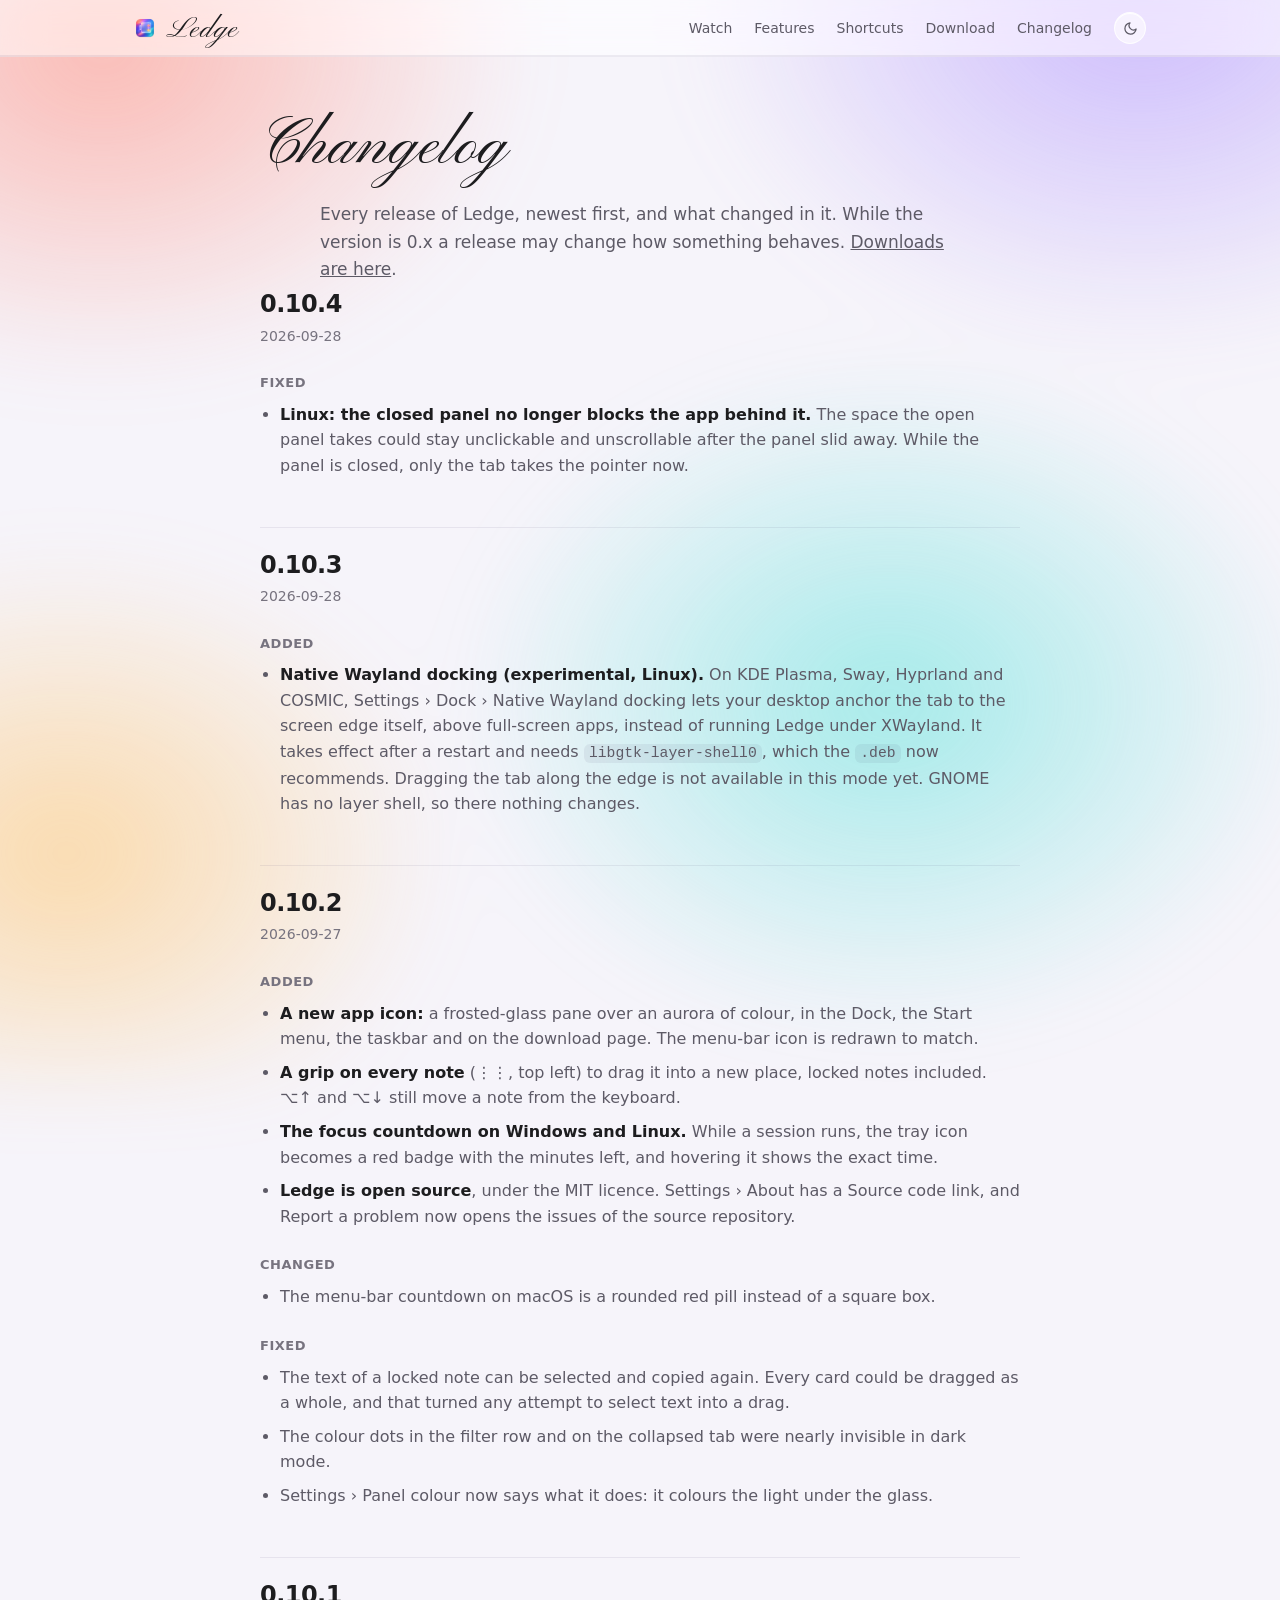
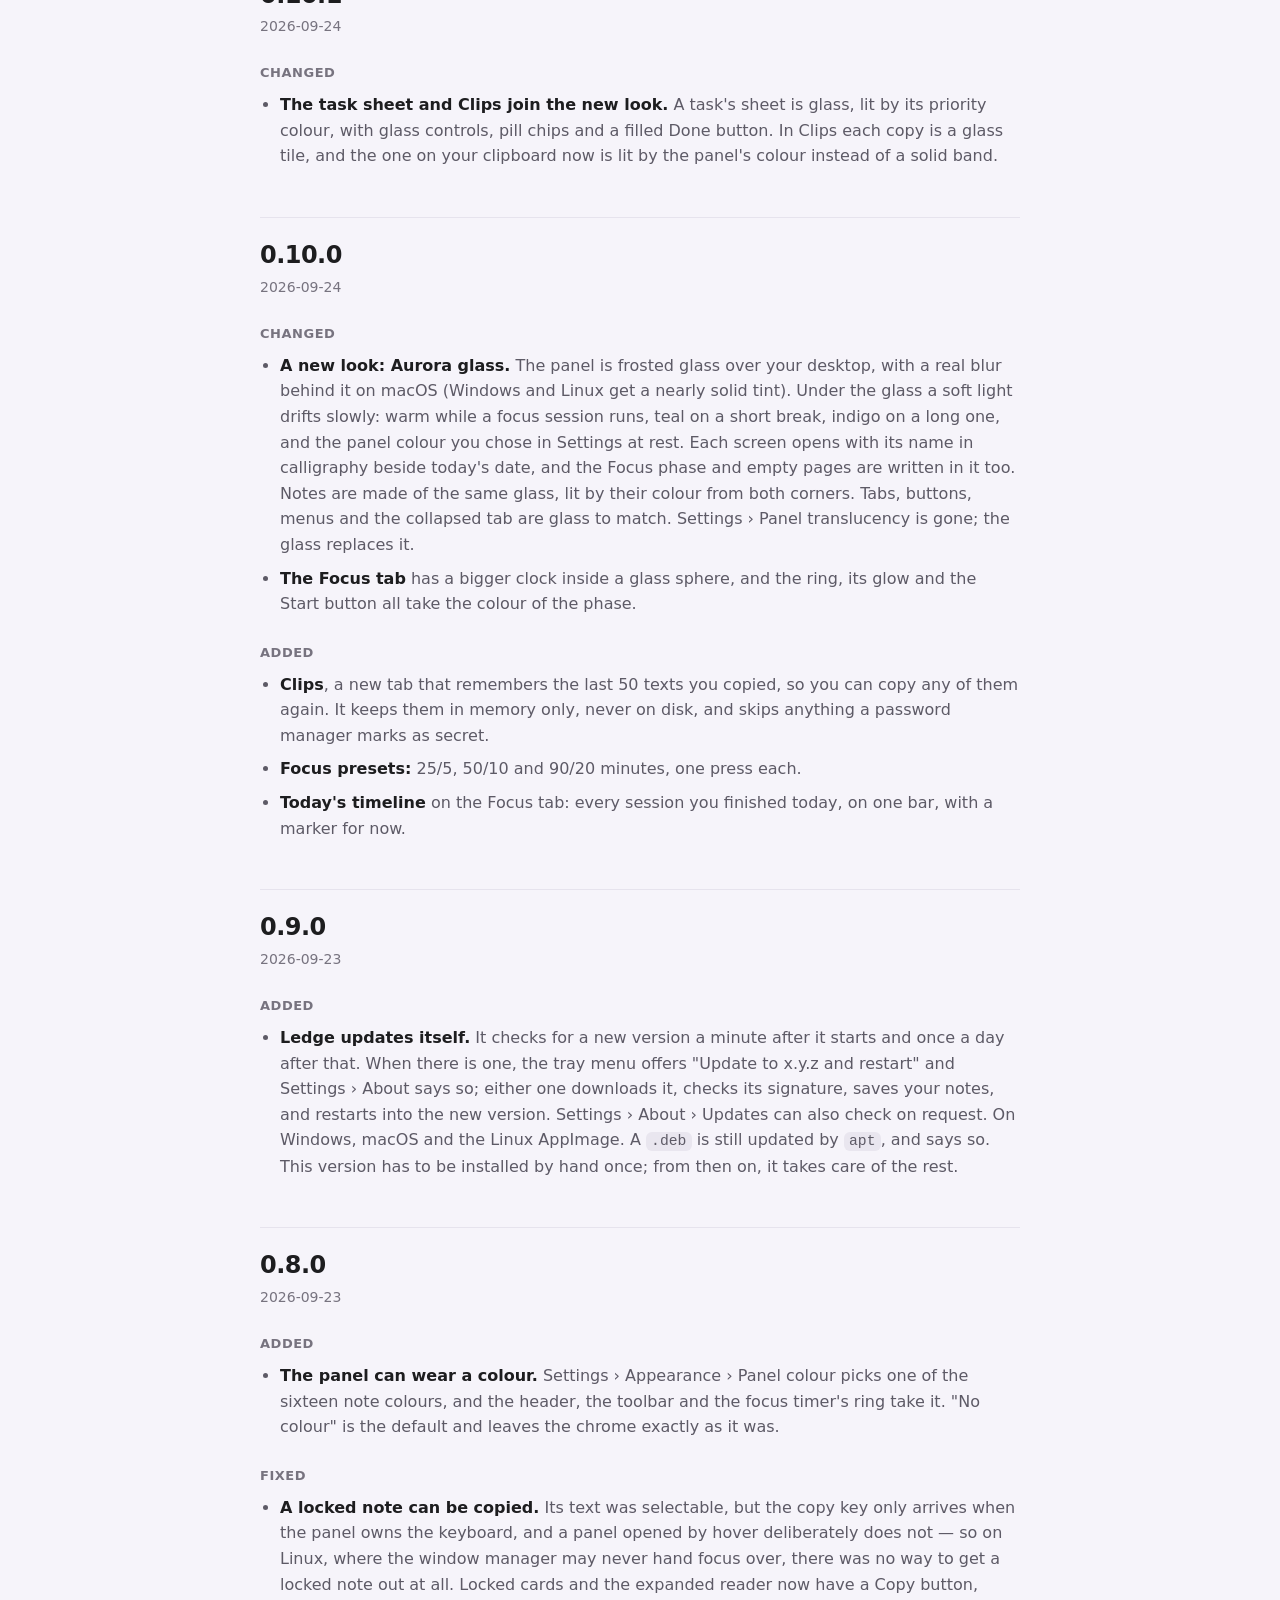
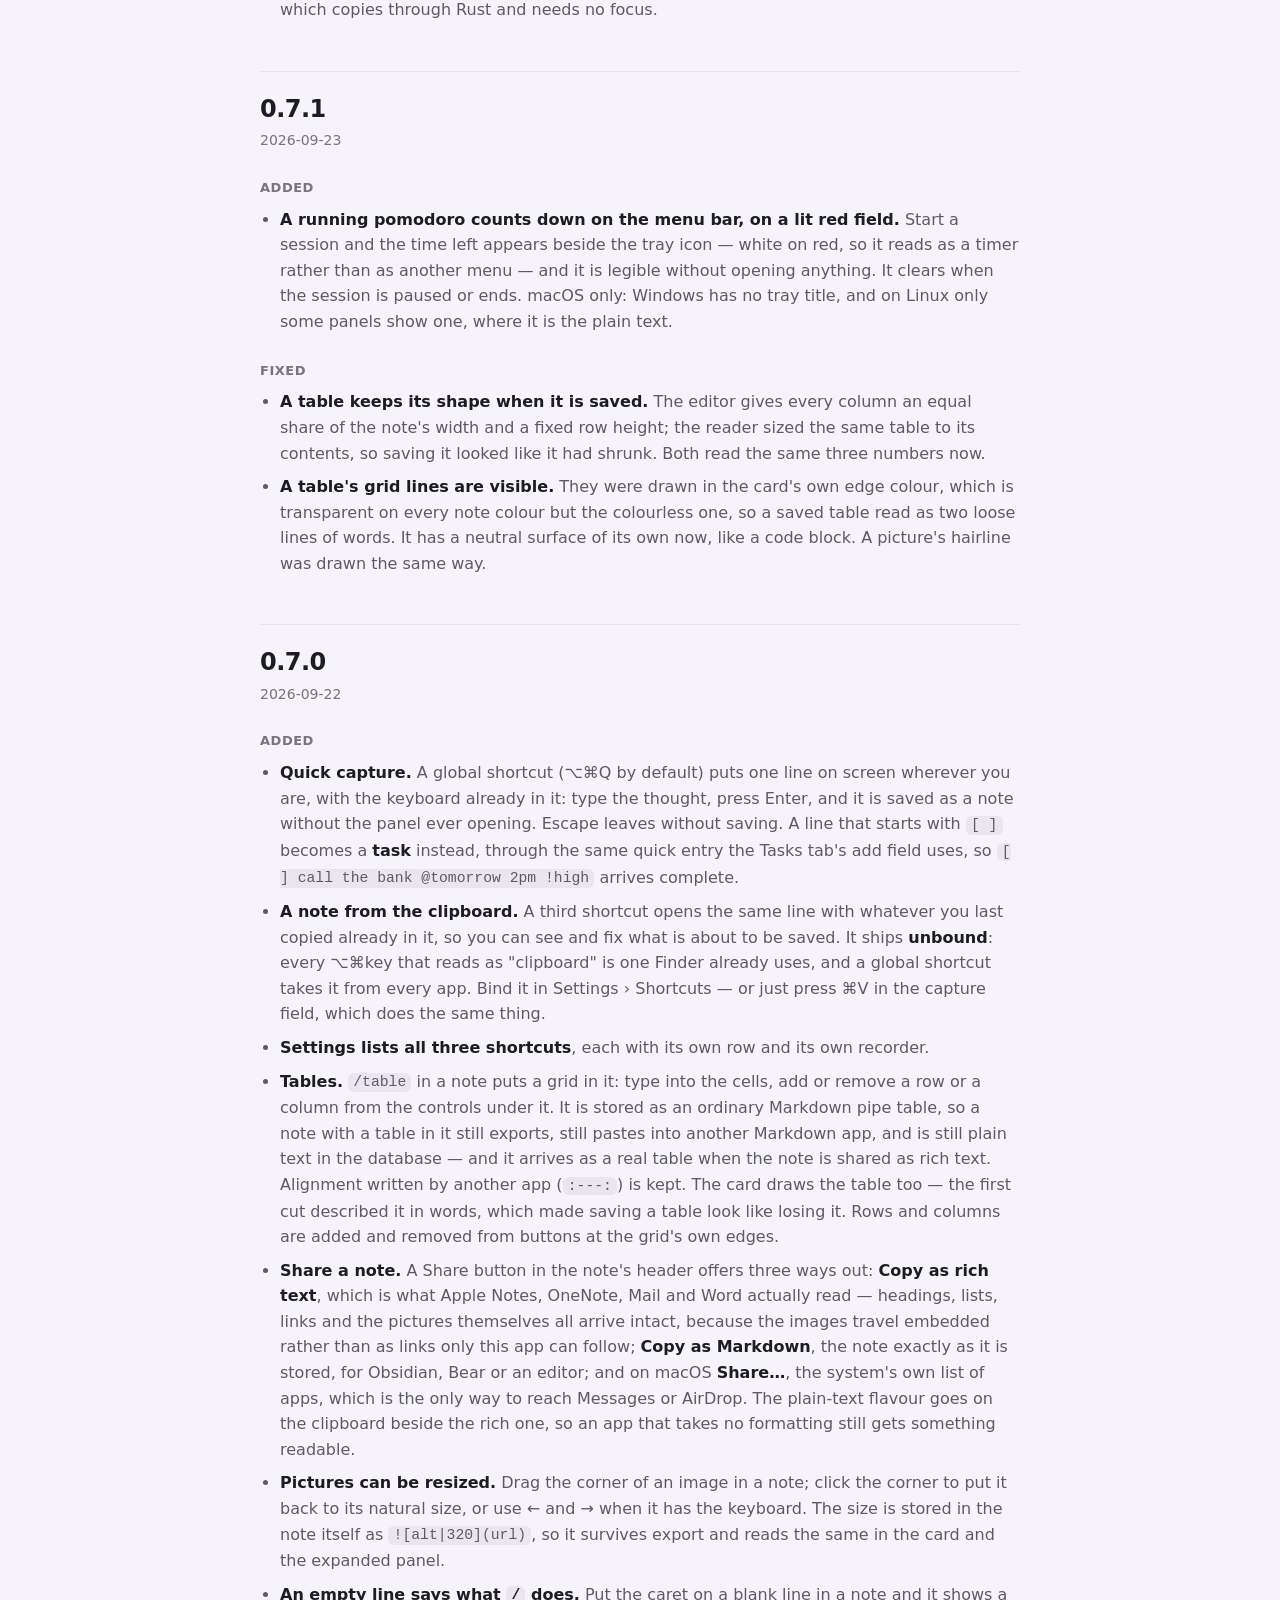
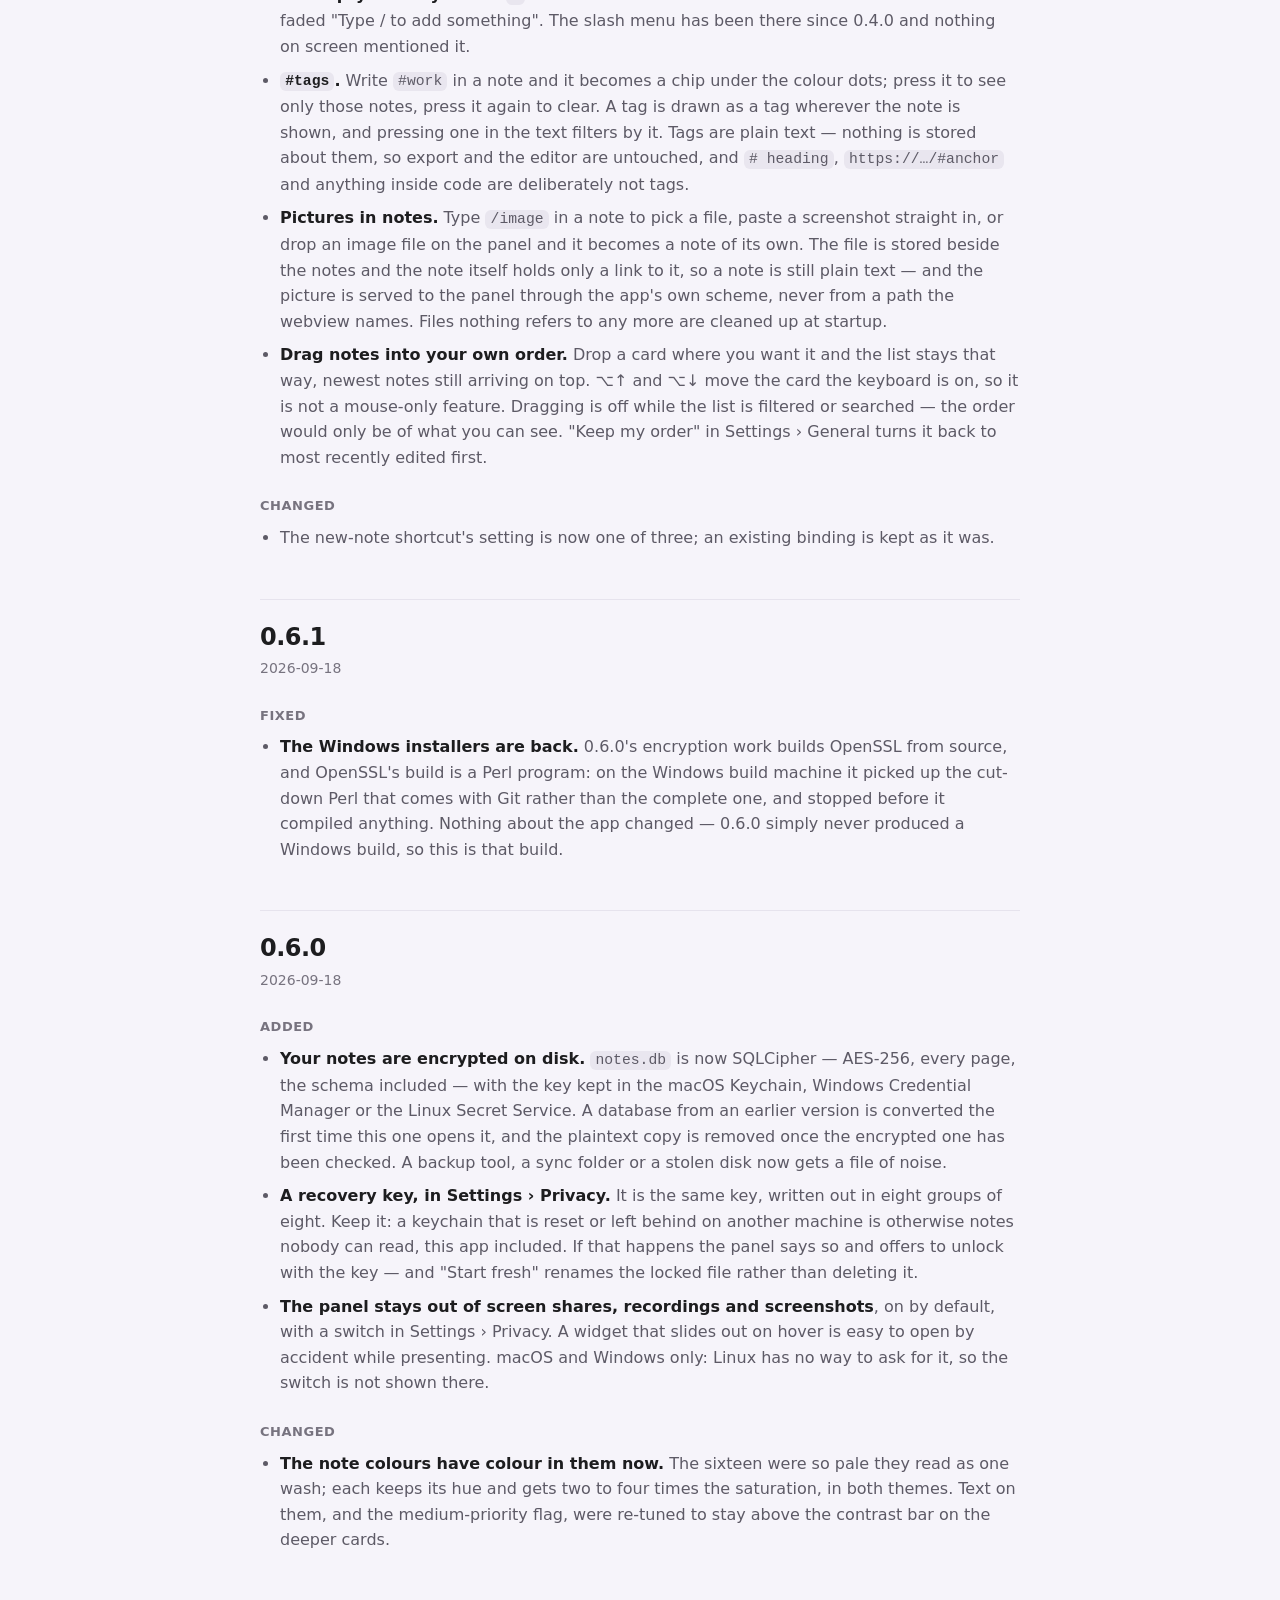
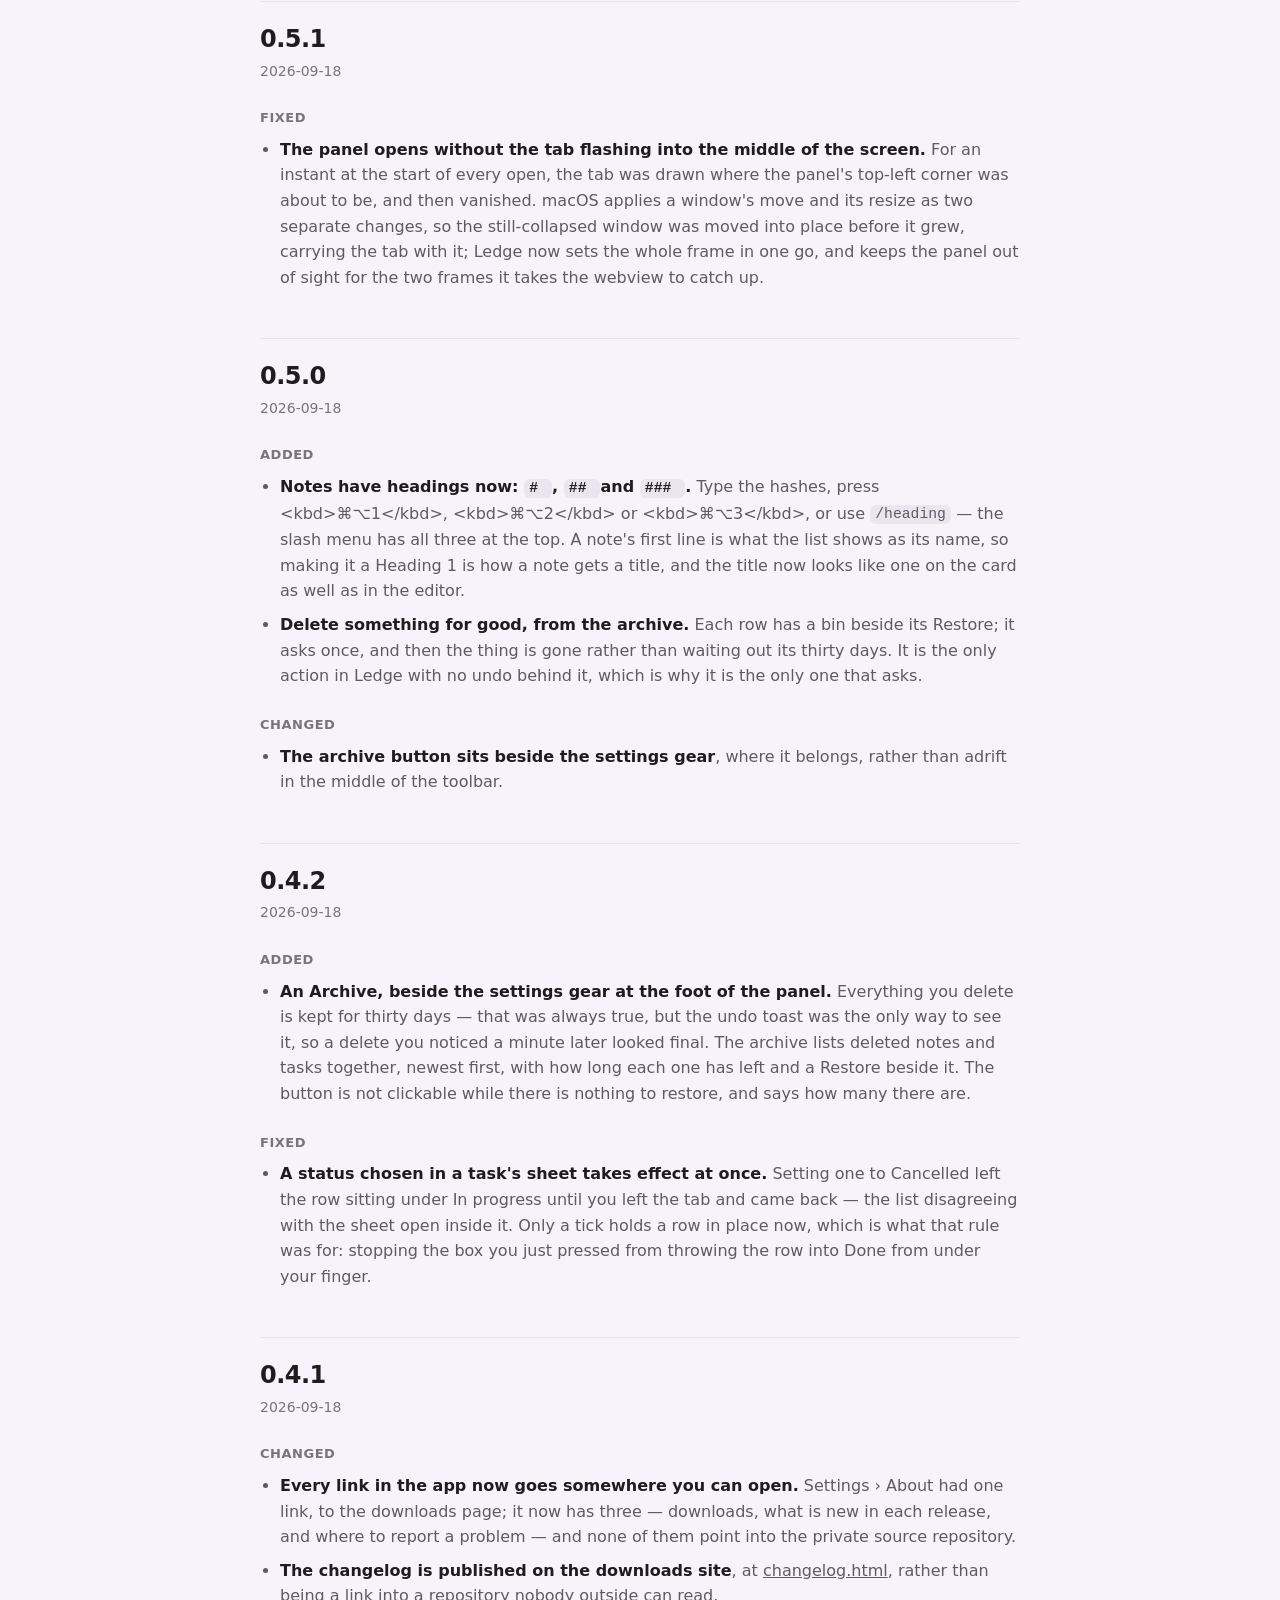
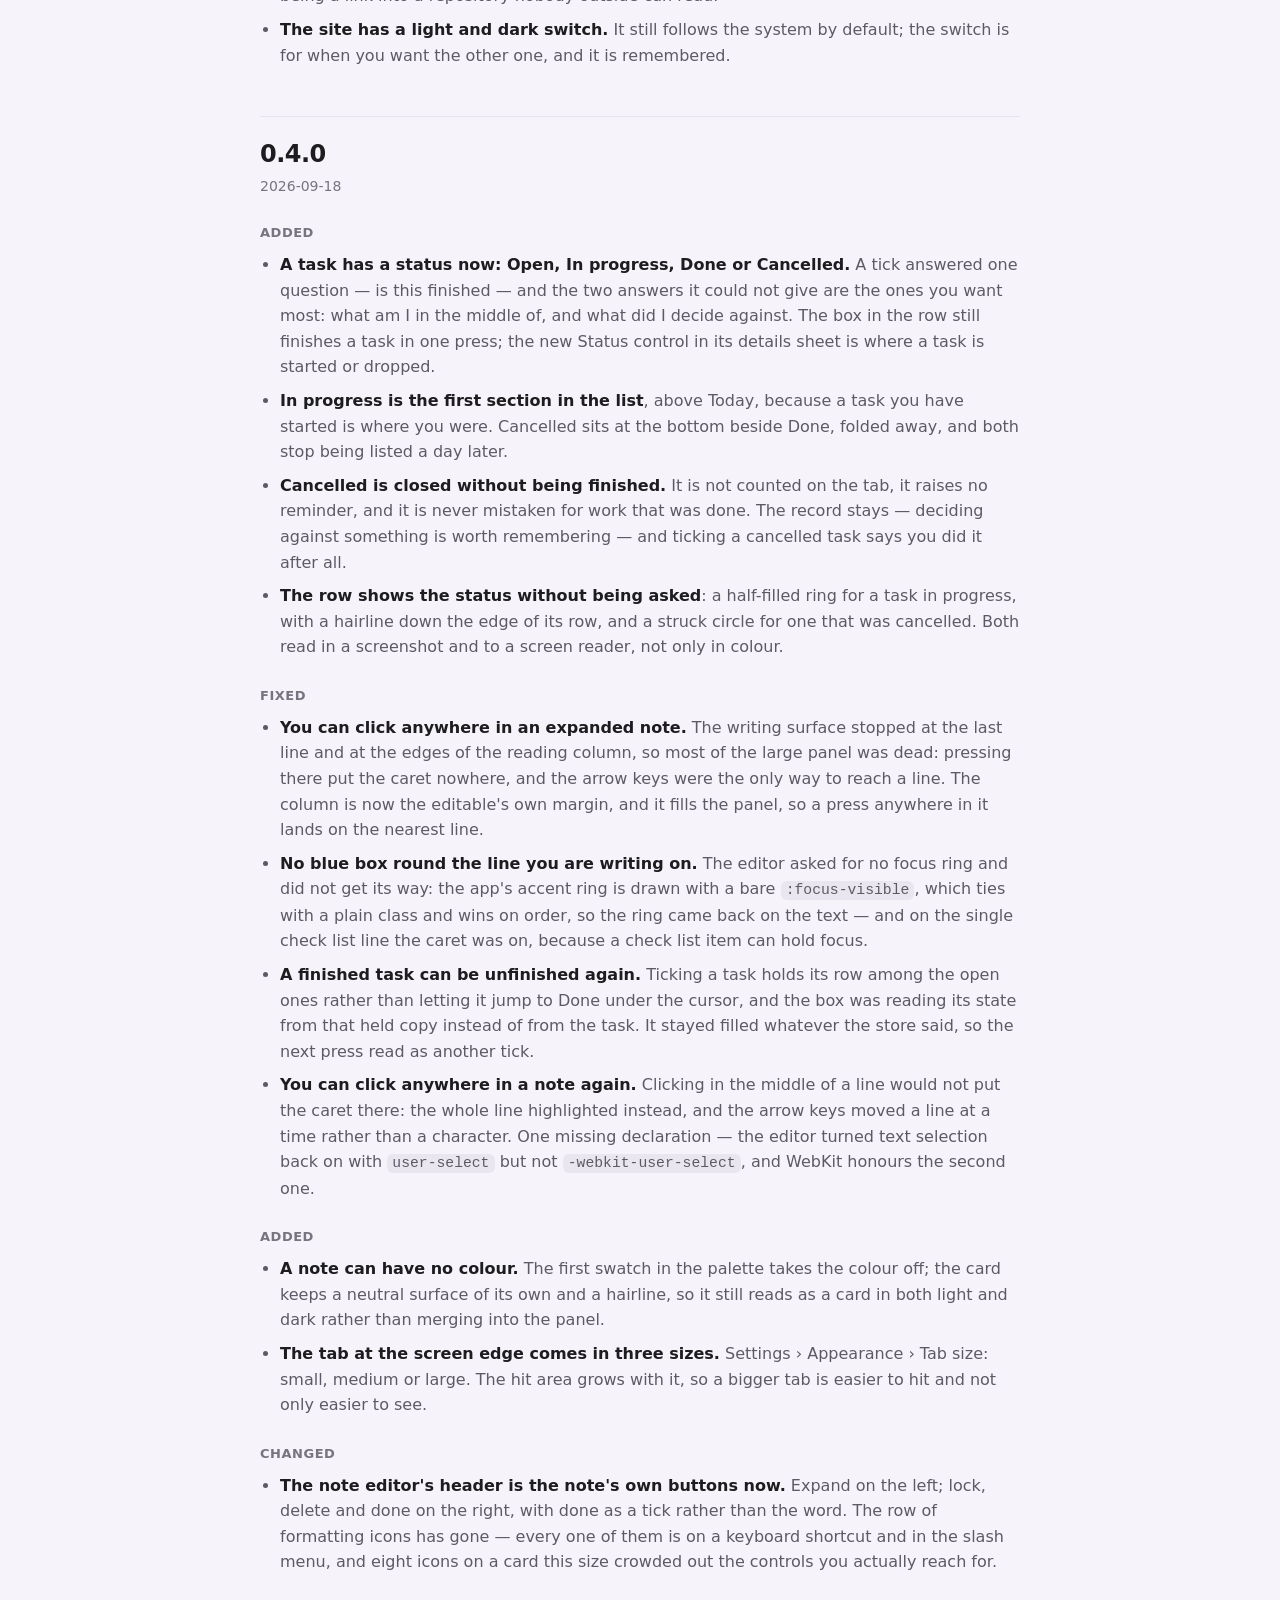
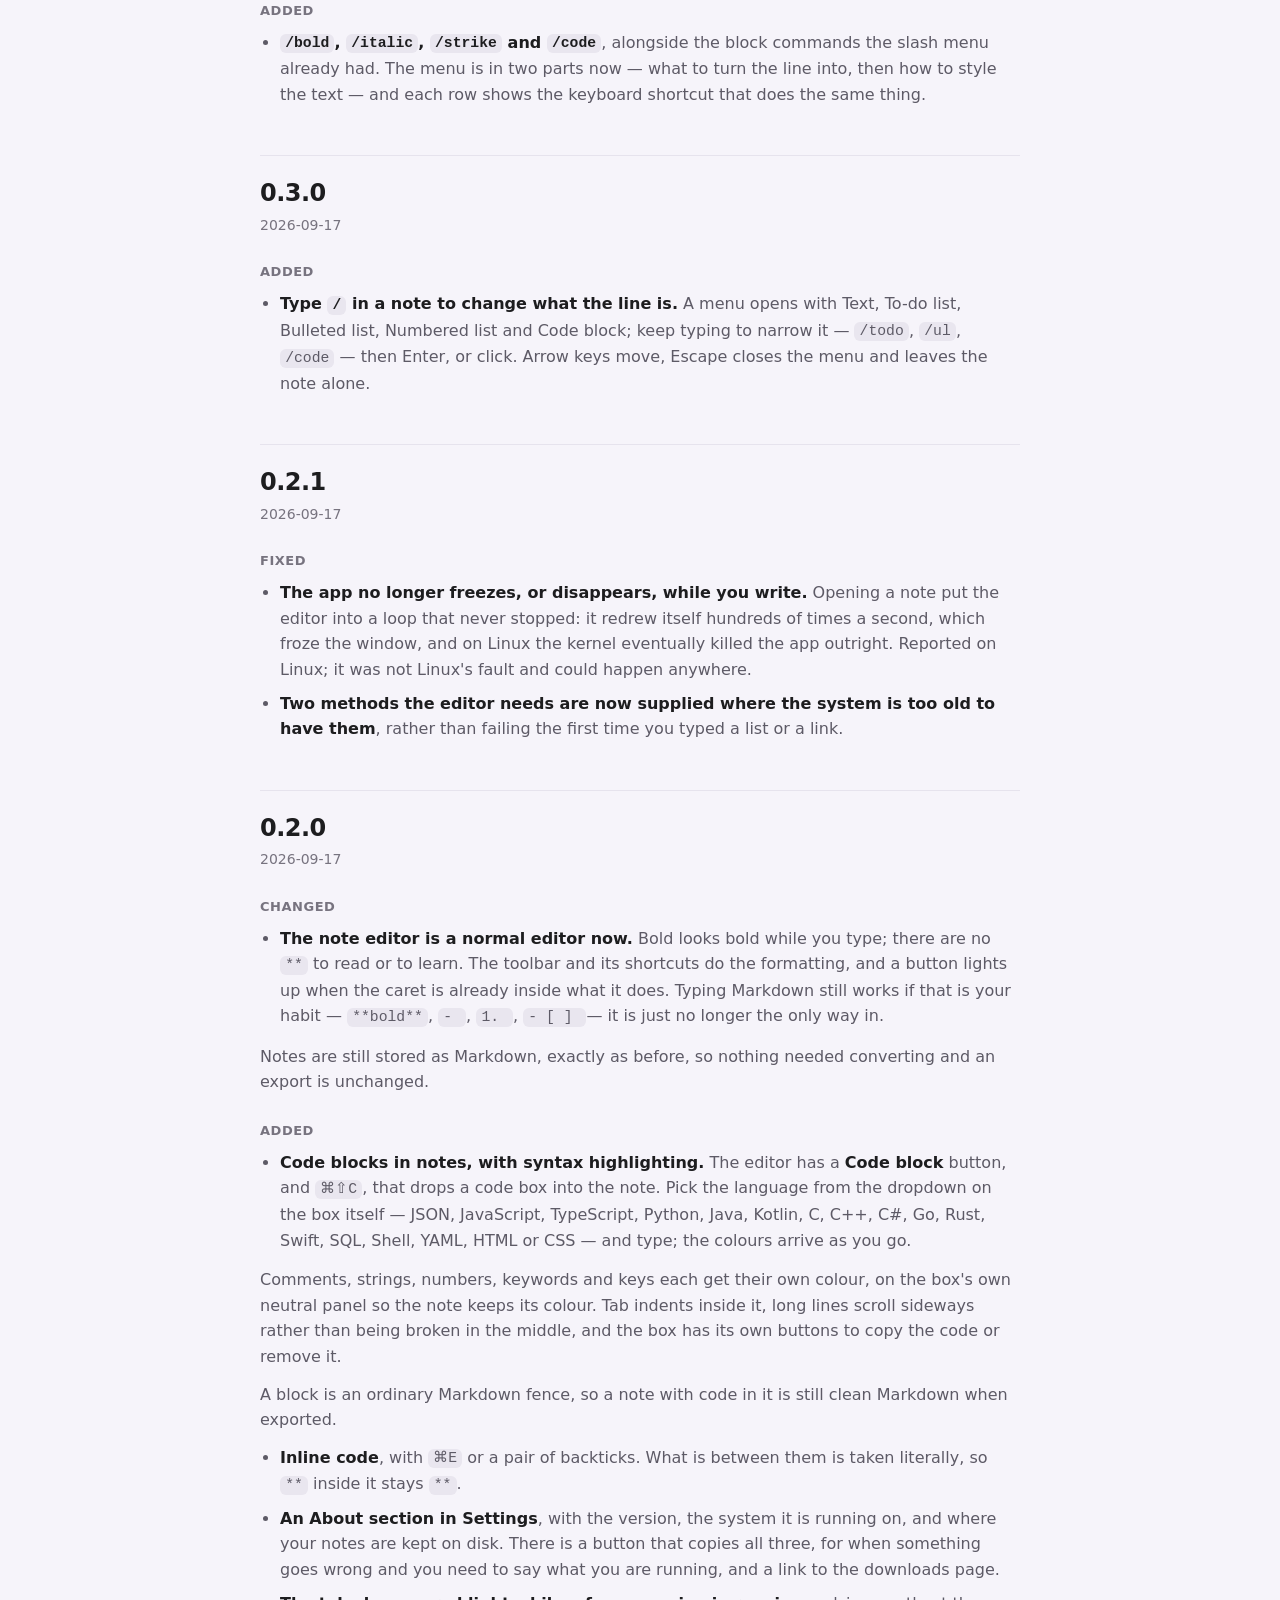
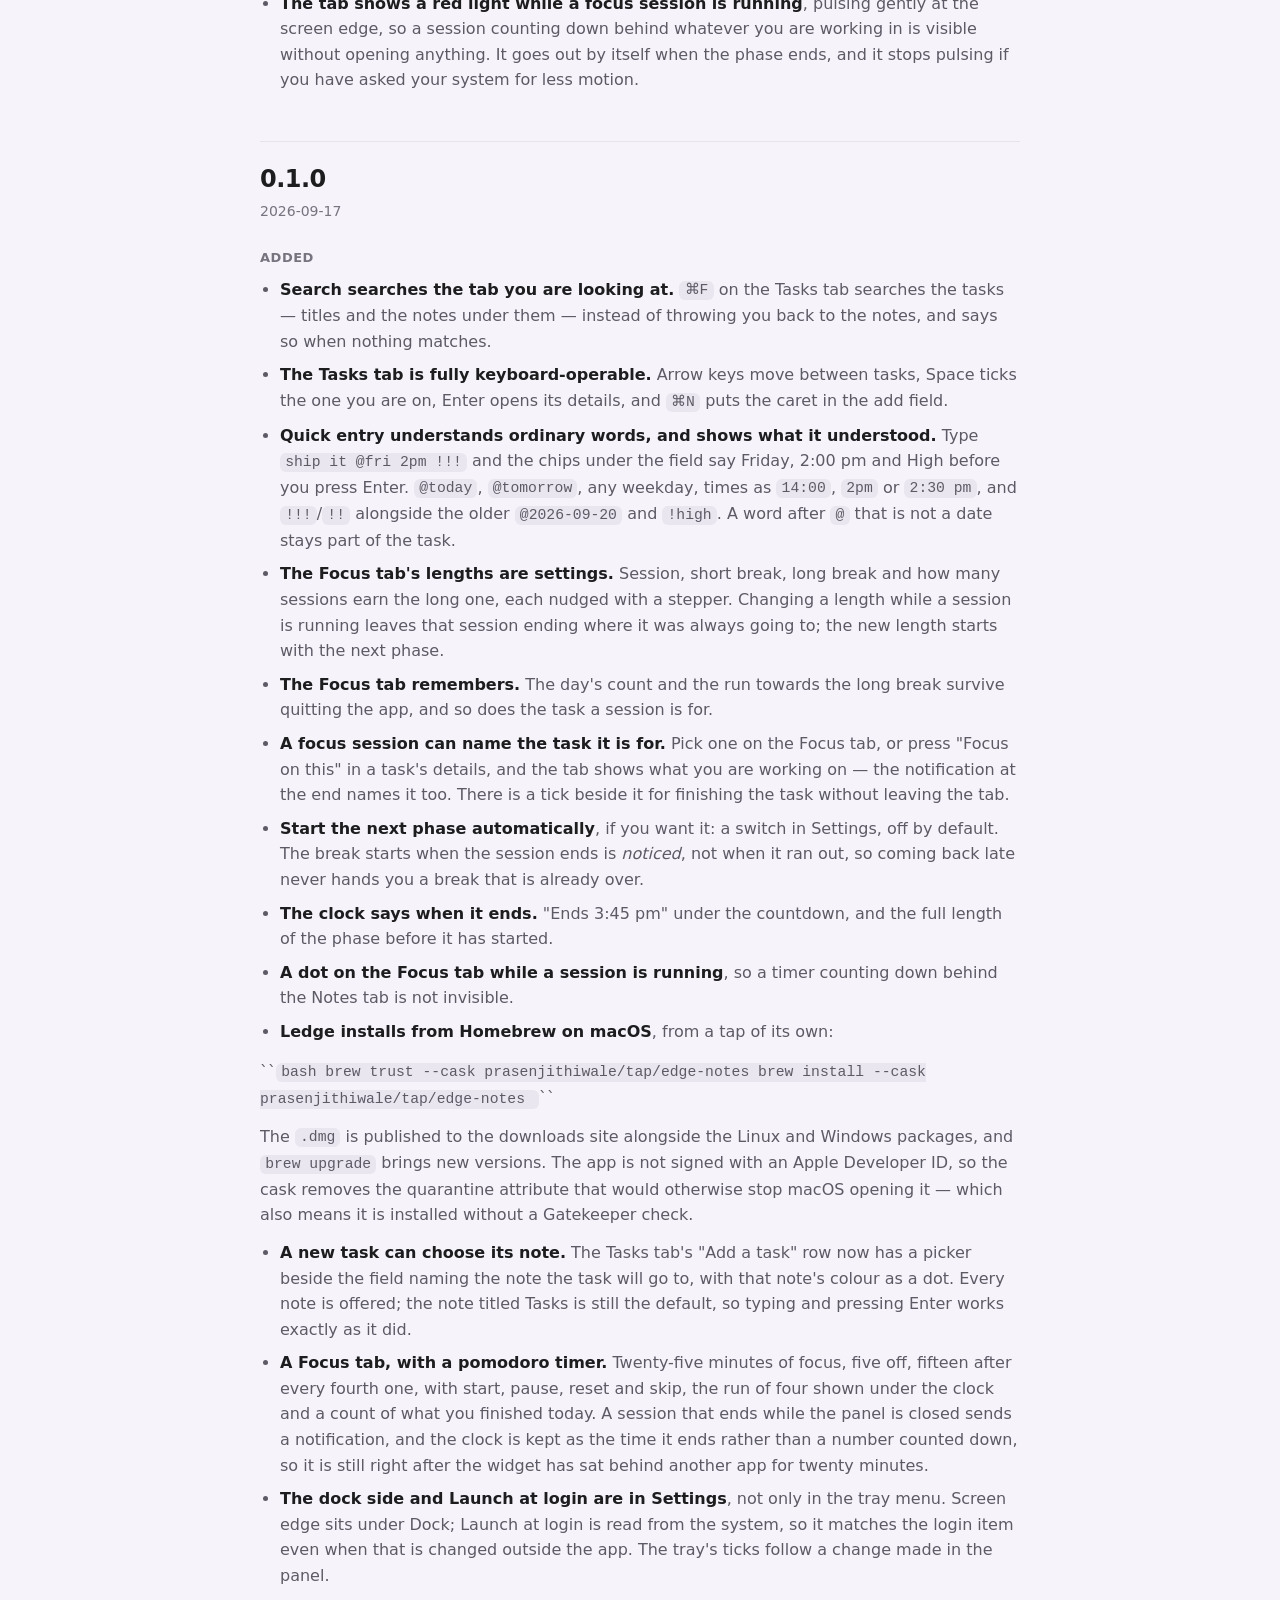
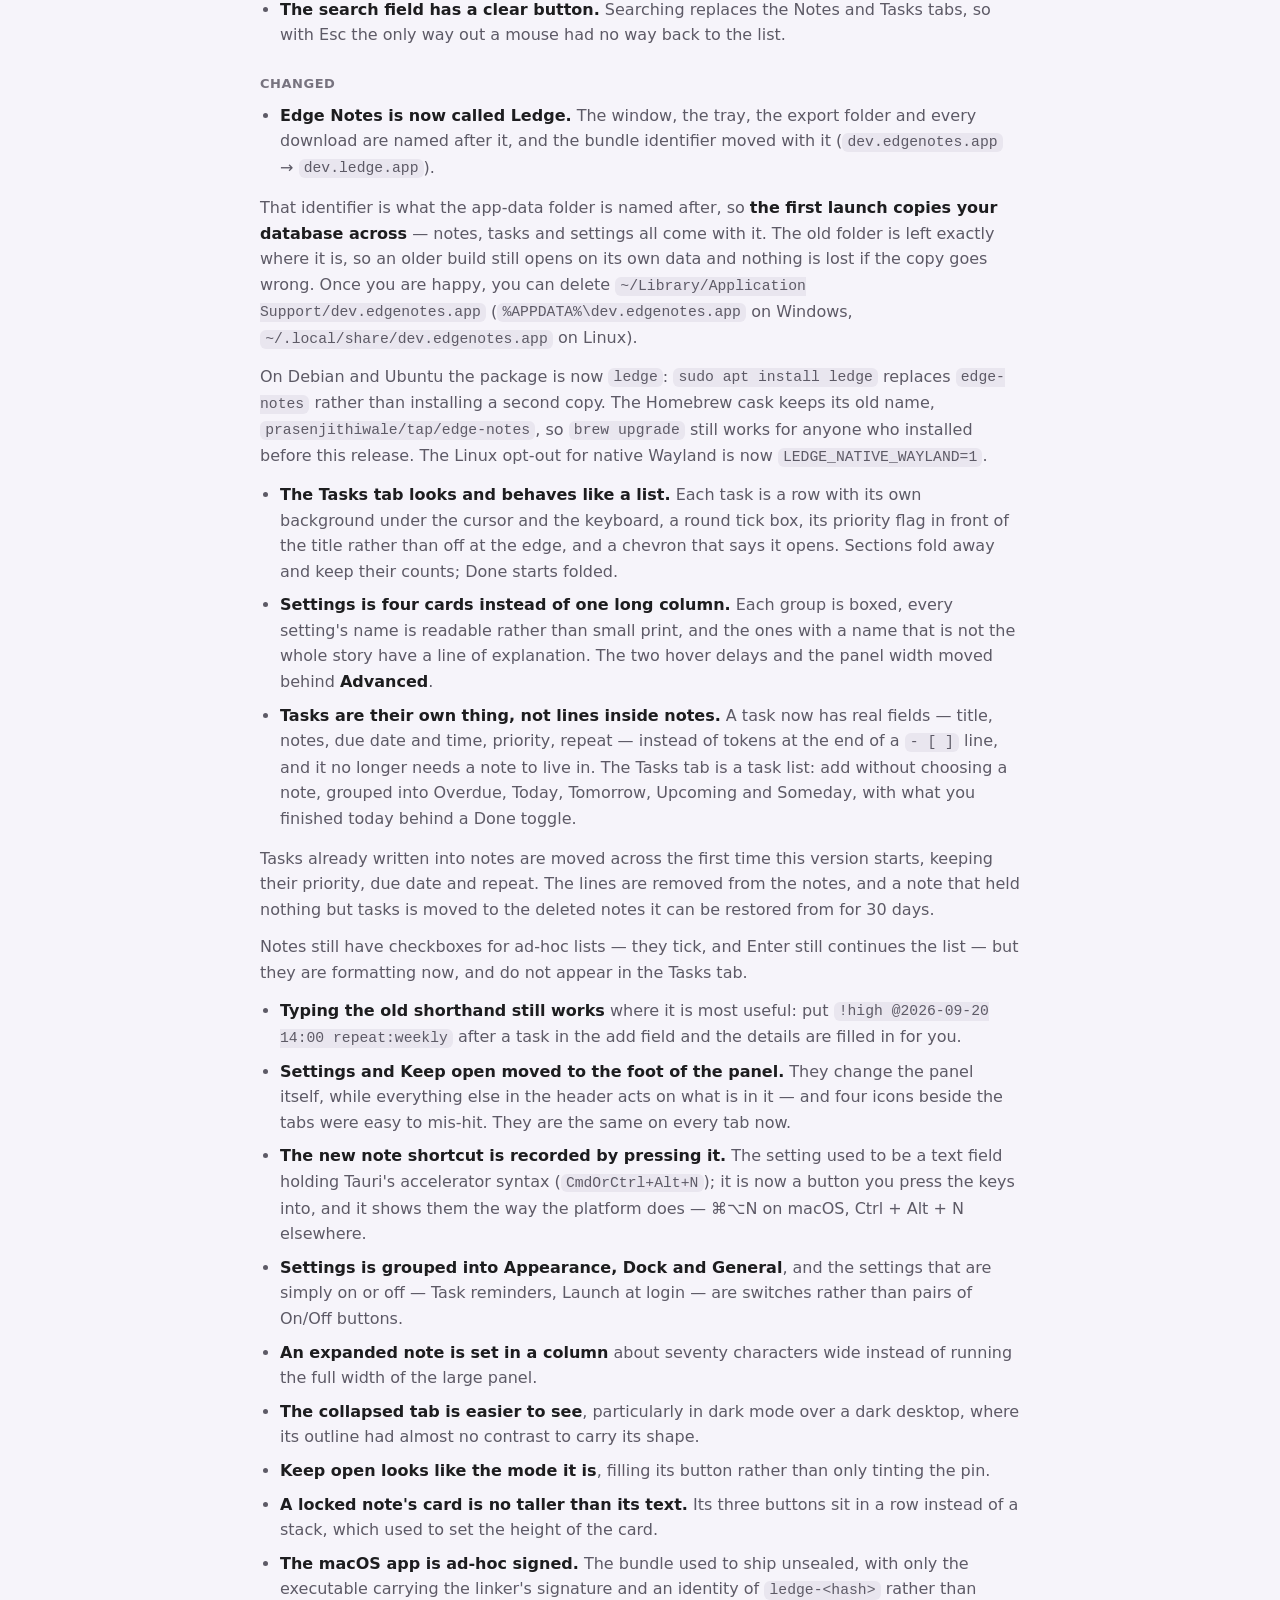
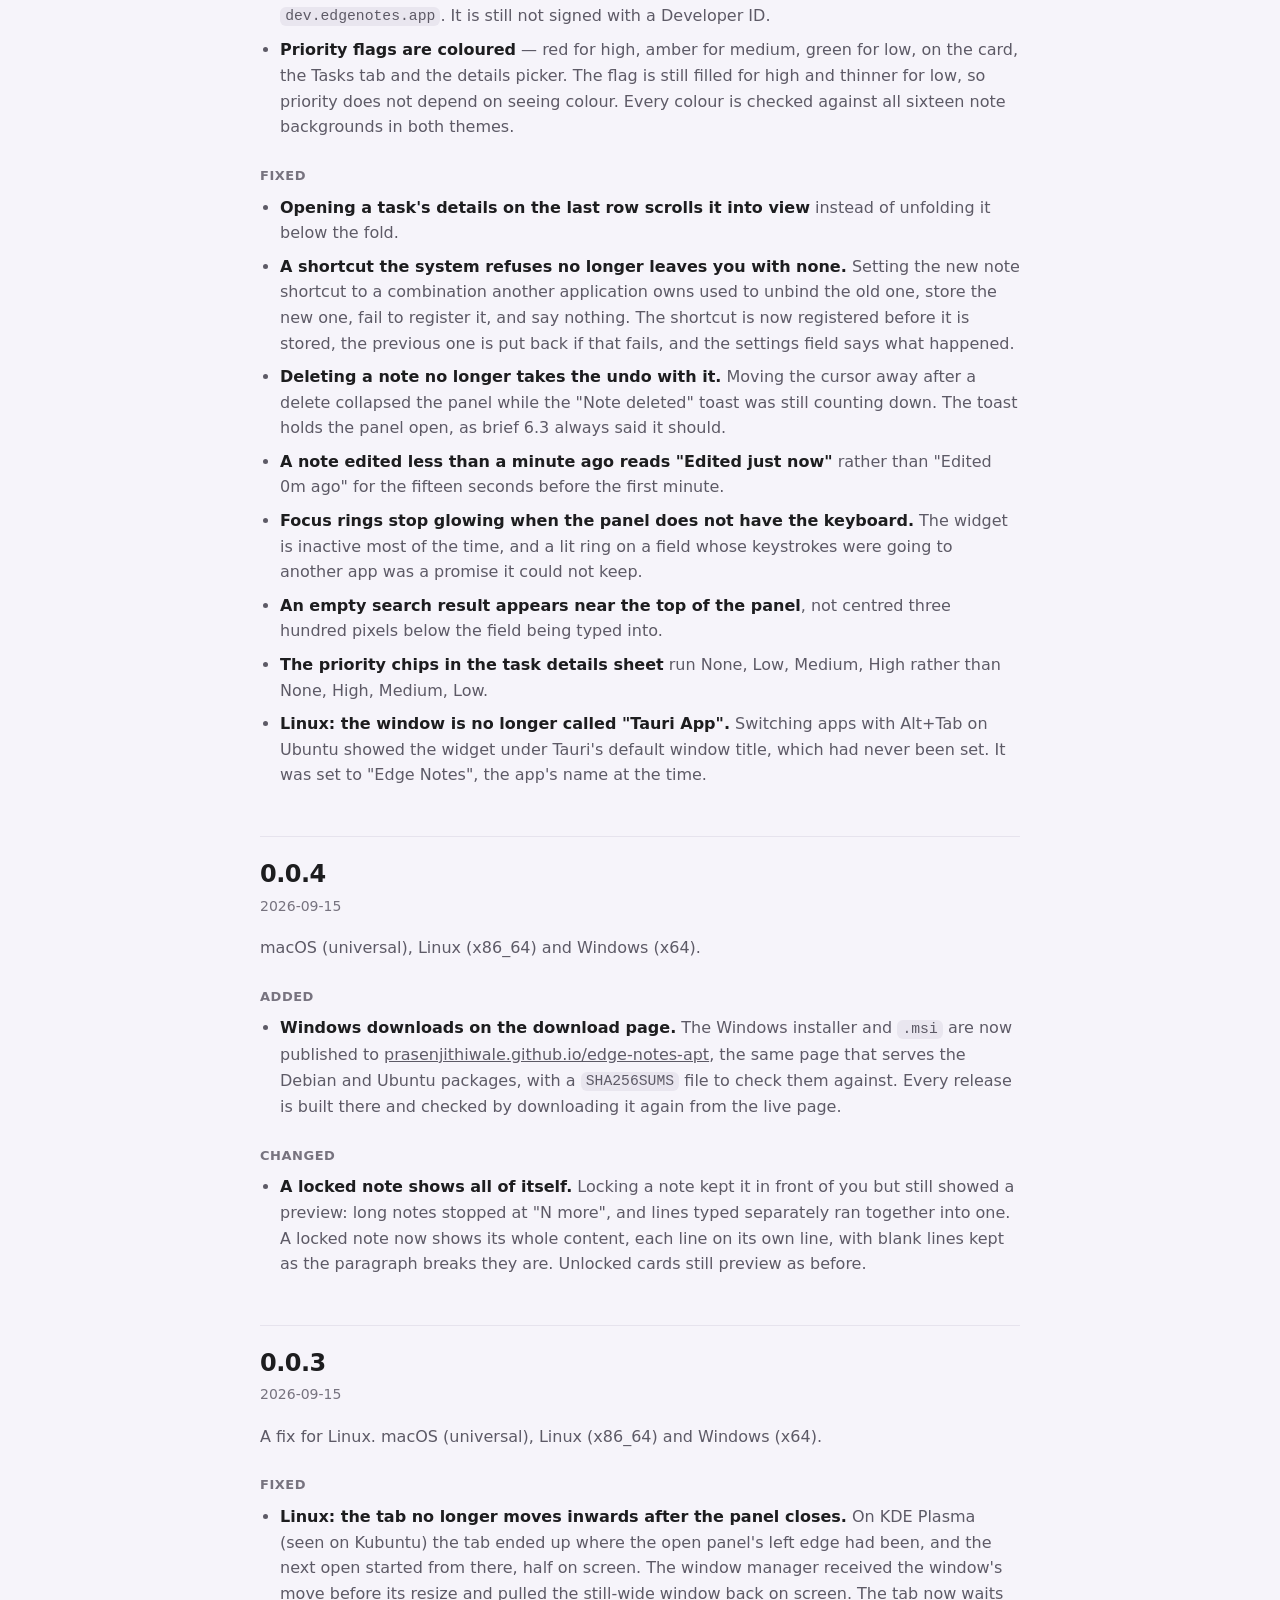
<file: ledge/changelog.html>
<!doctype html>
<html lang="en">
<head>
<meta charset="utf-8">
<meta name="viewport" content="width=device-width, initial-scale=1">
<title>Ledge — changelog</title>
<meta name="description" content="Every release of Ledge and what changed in it.">
<link rel="icon" href="icon.png" sizes="128x128" type="image/png">
<link rel="stylesheet" href="style.css">
<script>
  // Set before anything paints, so a reader who chose light never sees a dark
  // frame first. Wrapped because storage can throw in a private window, and a
  // page that will not render is worse than a page that forgot a preference.
  (function () {
    var root = document.documentElement;
    var KEY = "ledge-theme";
    try {
      var stored = localStorage.getItem(KEY);
      if (stored === "light" || stored === "dark") { root.setAttribute("data-theme", stored); }
    } catch (error) { /* no storage: the system decides */ }
    document.addEventListener("click", function (event) {
      var target = event.target;
      var button = target && target.closest ? target.closest("[data-theme-toggle]") : null;
      if (!button) { return; }
      var chosen = root.getAttribute("data-theme");
      var dark = chosen === "dark" ||
        (chosen === null && window.matchMedia("(prefers-color-scheme: dark)").matches);
      var next = dark ? "light" : "dark";
      root.setAttribute("data-theme", next);
      try { localStorage.setItem(KEY, next); } catch (error) { /* as above */ }
    });
  })();
</script>
</head>
<body>

<header class="top">
  <div class="wrap top-inner">
    <a class="wordmark" href="./"><img class="mark" src="icon.png" width="22" height="22" alt=""> <span class="script">Ledge</span></a>
    <nav>
      <a href="./#watch" class="hide-sm">Watch</a>
      <a href="./#features">Features</a>
      <a href="./#keys" class="hide-sm">Shortcuts</a>
      <a href="./#download">Download</a>
      <a href="changelog.html">Changelog</a>
      <button type="button" class="theme" data-theme-toggle aria-label="Switch between light and dark">
      <svg class="sun" viewBox="0 0 24 24" fill="none" stroke="currentColor" stroke-width="2" stroke-linecap="round" aria-hidden="true"><circle cx="12" cy="12" r="4"/><path d="M12 2v2M12 20v2M4.9 4.9l1.4 1.4M17.7 17.7l1.4 1.4M2 12h2M20 12h2M4.9 19.1l1.4-1.4M17.7 6.3l1.4-1.4"/></svg>
      <svg class="moon" viewBox="0 0 24 24" fill="none" stroke="currentColor" stroke-width="2" stroke-linecap="round" stroke-linejoin="round" aria-hidden="true"><path d="M21 12.8A9 9 0 1 1 11.2 3a7 7 0 0 0 9.8 9.8z"/></svg>
    </button>
    </nav>
  </div>
</header>

<main class="wrap narrow prose">
  <h1>Changelog</h1>
  <p class="lede">Every release of Ledge, newest first, and what changed in it.
  While the version is 0.x a release may change how something behaves.
  <a href="./#download">Downloads are here</a>.</p>
    <h2 id="0.10.4">0.10.4</h2>
    <p class="when">2026-09-28</p>
    <h3>Fixed</h3>
    <ul>
      <li><b>Linux: the closed panel no longer blocks the app behind it.</b> The space the open panel takes could stay unclickable and unscrollable after the panel slid away. While the panel is closed, only the tab takes the pointer now.</li>
    </ul>
    <h2 id="0.10.3">0.10.3</h2>
    <p class="when">2026-09-28</p>
    <h3>Added</h3>
    <ul>
      <li><b>Native Wayland docking (experimental, Linux).</b> On KDE Plasma, Sway, Hyprland and COSMIC, Settings › Dock › Native Wayland docking lets your desktop anchor the tab to the screen edge itself, above full-screen apps, instead of running Ledge under XWayland. It takes effect after a restart and needs <code>libgtk-layer-shell0</code>, which the <code>.deb</code> now recommends. Dragging the tab along the edge is not available in this mode yet. GNOME has no layer shell, so there nothing changes.</li>
    </ul>
    <h2 id="0.10.2">0.10.2</h2>
    <p class="when">2026-09-27</p>
    <h3>Added</h3>
    <ul>
      <li><b>A new app icon:</b> a frosted-glass pane over an aurora of colour, in the Dock, the Start menu, the taskbar and on the download page. The menu-bar icon is redrawn to match.</li>
      <li><b>A grip on every note</b> (⋮⋮, top left) to drag it into a new place, locked notes included. ⌥↑ and ⌥↓ still move a note from the keyboard.</li>
      <li><b>The focus countdown on Windows and Linux.</b> While a session runs, the tray icon becomes a red badge with the minutes left, and hovering it shows the exact time.</li>
      <li><b>Ledge is open source</b>, under the MIT licence. Settings › About has a Source code link, and Report a problem now opens the issues of the source repository.</li>
    </ul>
    <h3>Changed</h3>
    <ul>
      <li>The menu-bar countdown on macOS is a rounded red pill instead of a square box.</li>
    </ul>
    <h3>Fixed</h3>
    <ul>
      <li>The text of a locked note can be selected and copied again. Every card could be dragged as a whole, and that turned any attempt to select text into a drag.</li>
      <li>The colour dots in the filter row and on the collapsed tab were nearly invisible in dark mode.</li>
      <li>Settings › Panel colour now says what it does: it colours the light under the glass.</li>
    </ul>
    <h2 id="0.10.1">0.10.1</h2>
    <p class="when">2026-09-24</p>
    <h3>Changed</h3>
    <ul>
      <li><b>The task sheet and Clips join the new look.</b> A task&#x27;s sheet is glass, lit by its priority colour, with glass controls, pill chips and a filled Done button. In Clips each copy is a glass tile, and the one on your clipboard now is lit by the panel&#x27;s colour instead of a solid band.</li>
    </ul>
    <h2 id="0.10.0">0.10.0</h2>
    <p class="when">2026-09-24</p>
    <h3>Changed</h3>
    <ul>
      <li><b>A new look: Aurora glass.</b> The panel is frosted glass over your desktop, with a real blur behind it on macOS (Windows and Linux get a nearly solid tint). Under the glass a soft light drifts slowly: warm while a focus session runs, teal on a short break, indigo on a long one, and the panel colour you chose in Settings at rest. Each screen opens with its name in calligraphy beside today&#x27;s date, and the Focus phase and empty pages are written in it too. Notes are made of the same glass, lit by their colour from both corners. Tabs, buttons, menus and the collapsed tab are glass to match. Settings › Panel translucency is gone; the glass replaces it.</li>
      <li><b>The Focus tab</b> has a bigger clock inside a glass sphere, and the ring, its glow and the Start button all take the colour of the phase.</li>
    </ul>
    <h3>Added</h3>
    <ul>
      <li><b>Clips</b>, a new tab that remembers the last 50 texts you copied, so you can copy any of them again. It keeps them in memory only, never on disk, and skips anything a password manager marks as secret.</li>
      <li><b>Focus presets:</b> 25/5, 50/10 and 90/20 minutes, one press each.</li>
      <li><b>Today&#x27;s timeline</b> on the Focus tab: every session you finished today, on one bar, with a marker for now.</li>
    </ul>
    <h2 id="0.9.0">0.9.0</h2>
    <p class="when">2026-09-23</p>
    <h3>Added</h3>
    <ul>
      <li><b>Ledge updates itself.</b> It checks for a new version a minute after it starts and once a day after that. When there is one, the tray menu offers &quot;Update to x.y.z and restart&quot; and Settings › About says so; either one downloads it, checks its signature, saves your notes, and restarts into the new version. Settings › About › Updates can also check on request. On Windows, macOS and the Linux AppImage. A <code>.deb</code> is still updated by <code>apt</code>, and says so. This version has to be installed by hand once; from then on, it takes care of the rest.</li>
    </ul>
    <h2 id="0.8.0">0.8.0</h2>
    <p class="when">2026-09-23</p>
    <h3>Added</h3>
    <ul>
      <li><b>The panel can wear a colour.</b> Settings › Appearance › Panel colour picks one of the sixteen note colours, and the header, the toolbar and the focus timer&#x27;s ring take it. &quot;No colour&quot; is the default and leaves the chrome exactly as it was.</li>
    </ul>
    <h3>Fixed</h3>
    <ul>
      <li><b>A locked note can be copied.</b> Its text was selectable, but the copy key only arrives when the panel owns the keyboard, and a panel opened by hover deliberately does not — so on Linux, where the window manager may never hand focus over, there was no way to get a locked note out at all. Locked cards and the expanded reader now have a Copy button, which copies through Rust and needs no focus.</li>
    </ul>
    <h2 id="0.7.1">0.7.1</h2>
    <p class="when">2026-09-23</p>
    <h3>Added</h3>
    <ul>
      <li><b>A running pomodoro counts down on the menu bar, on a lit red field.</b> Start a session and the time left appears beside the tray icon — white on red, so it reads as a timer rather than as another menu — and it is legible without opening anything. It clears when the session is paused or ends. macOS only: Windows has no tray title, and on Linux only some panels show one, where it is the plain text.</li>
    </ul>
    <h3>Fixed</h3>
    <ul>
      <li><b>A table keeps its shape when it is saved.</b> The editor gives every column an equal share of the note&#x27;s width and a fixed row height; the reader sized the same table to its contents, so saving it looked like it had shrunk. Both read the same three numbers now.</li>
      <li><b>A table&#x27;s grid lines are visible.</b> They were drawn in the card&#x27;s own edge colour, which is transparent on every note colour but the colourless one, so a saved table read as two loose lines of words. It has a neutral surface of its own now, like a code block. A picture&#x27;s hairline was drawn the same way.</li>
    </ul>
    <h2 id="0.7.0">0.7.0</h2>
    <p class="when">2026-09-22</p>
    <h3>Added</h3>
    <ul>
      <li><b>Quick capture.</b> A global shortcut (⌥⌘Q by default) puts one line on screen wherever you are, with the keyboard already in it: type the thought, press Enter, and it is saved as a note without the panel ever opening. Escape leaves without saving. A line that starts with <code>[ ]</code> becomes a <b>task</b> instead, through the same quick entry the Tasks tab&#x27;s add field uses, so <code>[ ] call the bank @tomorrow 2pm !high</code> arrives complete.</li>
      <li><b>A note from the clipboard.</b> A third shortcut opens the same line with whatever you last copied already in it, so you can see and fix what is about to be saved. It ships <b>unbound</b>: every ⌥⌘key that reads as &quot;clipboard&quot; is one Finder already uses, and a global shortcut takes it from every app. Bind it in Settings › Shortcuts — or just press ⌘V in the capture field, which does the same thing.</li>
      <li><b>Settings lists all three shortcuts</b>, each with its own row and its own recorder.</li>
      <li><b>Tables.</b> <code>/table</code> in a note puts a grid in it: type into the cells, add or remove a row or a column from the controls under it. It is stored as an ordinary Markdown pipe table, so a note with a table in it still exports, still pastes into another Markdown app, and is still plain text in the database — and it arrives as a real table when the note is shared as rich text. Alignment written by another app (<code>:---:</code>) is kept. The card draws the table too — the first cut described it in words, which made saving a table look like losing it. Rows and columns are added and removed from buttons at the grid&#x27;s own edges.</li>
      <li><b>Share a note.</b> A Share button in the note&#x27;s header offers three ways out: <b>Copy as rich text</b>, which is what Apple Notes, OneNote, Mail and Word actually read — headings, lists, links and the pictures themselves all arrive intact, because the images travel embedded rather than as links only this app can follow; <b>Copy as Markdown</b>, the note exactly as it is stored, for Obsidian, Bear or an editor; and on macOS <b>Share…</b>, the system&#x27;s own list of apps, which is the only way to reach Messages or AirDrop. The plain-text flavour goes on the clipboard beside the rich one, so an app that takes no formatting still gets something readable.</li>
      <li><b>Pictures can be resized.</b> Drag the corner of an image in a note; click the corner to put it back to its natural size, or use ← and → when it has the keyboard. The size is stored in the note itself as <code>![alt|320](url)</code>, so it survives export and reads the same in the card and the expanded panel.</li>
      <li><b>An empty line says what <code>/</code> does.</b> Put the caret on a blank line in a note and it shows a faded &quot;Type / to add something&quot;. The slash menu has been there since 0.4.0 and nothing on screen mentioned it.</li>
      <li><b><code>#tags</code>.</b> Write <code>#work</code> in a note and it becomes a chip under the colour dots; press it to see only those notes, press it again to clear. A tag is drawn as a tag wherever the note is shown, and pressing one in the text filters by it. Tags are plain text — nothing is stored about them, so export and the editor are untouched, and <code># heading</code>, <code>https://…/#anchor</code> and anything inside code are deliberately not tags.</li>
      <li><b>Pictures in notes.</b> Type <code>/image</code> in a note to pick a file, paste a screenshot straight in, or drop an image file on the panel and it becomes a note of its own. The file is stored beside the notes and the note itself holds only a link to it, so a note is still plain text — and the picture is served to the panel through the app&#x27;s own scheme, never from a path the webview names. Files nothing refers to any more are cleaned up at startup.</li>
      <li><b>Drag notes into your own order.</b> Drop a card where you want it and the list stays that way, newest notes still arriving on top. ⌥↑ and ⌥↓ move the card the keyboard is on, so it is not a mouse-only feature. Dragging is off while the list is filtered or searched — the order would only be of what you can see. &quot;Keep my order&quot; in Settings › General turns it back to most recently edited first.</li>
    </ul>
    <h3>Changed</h3>
    <ul>
      <li>The new-note shortcut&#x27;s setting is now one of three; an existing binding is kept as it was.</li>
    </ul>
    <h2 id="0.6.1">0.6.1</h2>
    <p class="when">2026-09-18</p>
    <h3>Fixed</h3>
    <ul>
      <li><b>The Windows installers are back.</b> 0.6.0&#x27;s encryption work builds OpenSSL from source, and OpenSSL&#x27;s build is a Perl program: on the Windows build machine it picked up the cut-down Perl that comes with Git rather than the complete one, and stopped before it compiled anything. Nothing about the app changed — 0.6.0 simply never produced a Windows build, so this is that build.</li>
    </ul>
    <h2 id="0.6.0">0.6.0</h2>
    <p class="when">2026-09-18</p>
    <h3>Added</h3>
    <ul>
      <li><b>Your notes are encrypted on disk.</b> <code>notes.db</code> is now SQLCipher — AES-256, every page, the schema included — with the key kept in the macOS Keychain, Windows Credential Manager or the Linux Secret Service. A database from an earlier version is converted the first time this one opens it, and the plaintext copy is removed once the encrypted one has been checked. A backup tool, a sync folder or a stolen disk now gets a file of noise.</li>
      <li><b>A recovery key, in Settings › Privacy.</b> It is the same key, written out in eight groups of eight. Keep it: a keychain that is reset or left behind on another machine is otherwise notes nobody can read, this app included. If that happens the panel says so and offers to unlock with the key — and &quot;Start fresh&quot; renames the locked file rather than deleting it.</li>
      <li><b>The panel stays out of screen shares, recordings and screenshots</b>, on by default, with a switch in Settings › Privacy. A widget that slides out on hover is easy to open by accident while presenting. macOS and Windows only: Linux has no way to ask for it, so the switch is not shown there.</li>
    </ul>
    <h3>Changed</h3>
    <ul>
      <li><b>The note colours have colour in them now.</b> The sixteen were so pale they read as one wash; each keeps its hue and gets two to four times the saturation, in both themes. Text on them, and the medium-priority flag, were re-tuned to stay above the contrast bar on the deeper cards.</li>
    </ul>
    <h2 id="0.5.1">0.5.1</h2>
    <p class="when">2026-09-18</p>
    <h3>Fixed</h3>
    <ul>
      <li><b>The panel opens without the tab flashing into the middle of the screen.</b> For an instant at the start of every open, the tab was drawn where the panel&#x27;s top-left corner was about to be, and then vanished. macOS applies a window&#x27;s move and its resize as two separate changes, so the still-collapsed window was moved into place before it grew, carrying the tab with it; Ledge now sets the whole frame in one go, and keeps the panel out of sight for the two frames it takes the webview to catch up.</li>
    </ul>
    <h2 id="0.5.0">0.5.0</h2>
    <p class="when">2026-09-18</p>
    <h3>Added</h3>
    <ul>
      <li><b>Notes have headings now: <code># </code>, <code>## </code> and <code>### </code>.</b> Type the hashes, press &lt;kbd&gt;⌘⌥1&lt;/kbd&gt;, &lt;kbd&gt;⌘⌥2&lt;/kbd&gt; or &lt;kbd&gt;⌘⌥3&lt;/kbd&gt;, or use <code>/heading</code> — the slash menu has all three at the top. A note&#x27;s first line is what the list shows as its name, so making it a Heading 1 is how a note gets a title, and the title now looks like one on the card as well as in the editor.</li>
      <li><b>Delete something for good, from the archive.</b> Each row has a bin beside its Restore; it asks once, and then the thing is gone rather than waiting out its thirty days. It is the only action in Ledge with no undo behind it, which is why it is the only one that asks.</li>
    </ul>
    <h3>Changed</h3>
    <ul>
      <li><b>The archive button sits beside the settings gear</b>, where it belongs, rather than adrift in the middle of the toolbar.</li>
    </ul>
    <h2 id="0.4.2">0.4.2</h2>
    <p class="when">2026-09-18</p>
    <h3>Added</h3>
    <ul>
      <li><b>An Archive, beside the settings gear at the foot of the panel.</b> Everything you delete is kept for thirty days — that was always true, but the undo toast was the only way to see it, so a delete you noticed a minute later looked final. The archive lists deleted notes and tasks together, newest first, with how long each one has left and a Restore beside it. The button is not clickable while there is nothing to restore, and says how many there are.</li>
    </ul>
    <h3>Fixed</h3>
    <ul>
      <li><b>A status chosen in a task&#x27;s sheet takes effect at once.</b> Setting one to Cancelled left the row sitting under In progress until you left the tab and came back — the list disagreeing with the sheet open inside it. Only a tick holds a row in place now, which is what that rule was for: stopping the box you just pressed from throwing the row into Done from under your finger.</li>
    </ul>
    <h2 id="0.4.1">0.4.1</h2>
    <p class="when">2026-09-18</p>
    <h3>Changed</h3>
    <ul>
      <li><b>Every link in the app now goes somewhere you can open.</b> Settings › About had one link, to the downloads page; it now has three — downloads, what is new in each release, and where to report a problem — and none of them point into the private source repository.</li>
      <li><b>The changelog is published on the downloads site</b>, at <a href="https://prasenjithiwale.github.io/edge-notes-apt/changelog.html">changelog.html</a>, rather than being a link into a repository nobody outside can read.</li>
      <li><b>The site has a light and dark switch.</b> It still follows the system by default; the switch is for when you want the other one, and it is remembered.</li>
    </ul>
    <h2 id="0.4.0">0.4.0</h2>
    <p class="when">2026-09-18</p>
    <h3>Added</h3>
    <ul>
      <li><b>A task has a status now: Open, In progress, Done or Cancelled.</b> A tick answered one question — is this finished — and the two answers it could not give are the ones you want most: what am I in the middle of, and what did I decide against. The box in the row still finishes a task in one press; the new Status control in its details sheet is where a task is started or dropped.</li>
      <li><b>In progress is the first section in the list</b>, above Today, because a task you have started is where you were. Cancelled sits at the bottom beside Done, folded away, and both stop being listed a day later.</li>
      <li><b>Cancelled is closed without being finished.</b> It is not counted on the tab, it raises no reminder, and it is never mistaken for work that was done. The record stays — deciding against something is worth remembering — and ticking a cancelled task says you did it after all.</li>
      <li><b>The row shows the status without being asked</b>: a half-filled ring for a task in progress, with a hairline down the edge of its row, and a struck circle for one that was cancelled. Both read in a screenshot and to a screen reader, not only in colour.</li>
    </ul>
    <h3>Fixed</h3>
    <ul>
      <li><b>You can click anywhere in an expanded note.</b> The writing surface stopped at the last line and at the edges of the reading column, so most of the large panel was dead: pressing there put the caret nowhere, and the arrow keys were the only way to reach a line. The column is now the editable&#x27;s own margin, and it fills the panel, so a press anywhere in it lands on the nearest line.</li>
      <li><b>No blue box round the line you are writing on.</b> The editor asked for no focus ring and did not get its way: the app&#x27;s accent ring is drawn with a bare <code>:focus-visible</code>, which ties with a plain class and wins on order, so the ring came back on the text — and on the single check list line the caret was on, because a check list item can hold focus.</li>
      <li><b>A finished task can be unfinished again.</b> Ticking a task holds its row among the open ones rather than letting it jump to Done under the cursor, and the box was reading its state from that held copy instead of from the task. It stayed filled whatever the store said, so the next press read as another tick.</li>
      <li><b>You can click anywhere in a note again.</b> Clicking in the middle of a line would not put the caret there: the whole line highlighted instead, and the arrow keys moved a line at a time rather than a character. One missing declaration — the editor turned text selection back on with <code>user-select</code> but not <code>-webkit-user-select</code>, and WebKit honours the second one.</li>
    </ul>
    <h3>Added</h3>
    <ul>
      <li><b>A note can have no colour.</b> The first swatch in the palette takes the colour off; the card keeps a neutral surface of its own and a hairline, so it still reads as a card in both light and dark rather than merging into the panel.</li>
      <li><b>The tab at the screen edge comes in three sizes.</b> Settings › Appearance › Tab size: small, medium or large. The hit area grows with it, so a bigger tab is easier to hit and not only easier to see.</li>
    </ul>
    <h3>Changed</h3>
    <ul>
      <li><b>The note editor&#x27;s header is the note&#x27;s own buttons now.</b> Expand on the left; lock, delete and done on the right, with done as a tick rather than the word. The row of formatting icons has gone — every one of them is on a keyboard shortcut and in the slash menu, and eight icons on a card this size crowded out the controls you actually reach for.</li>
    </ul>
    <h3>Added</h3>
    <ul>
      <li><b><code>/bold</code>, <code>/italic</code>, <code>/strike</code> and <code>/code</code></b>, alongside the block commands the slash menu already had. The menu is in two parts now — what to turn the line into, then how to style the text — and each row shows the keyboard shortcut that does the same thing.</li>
    </ul>
    <h2 id="0.3.0">0.3.0</h2>
    <p class="when">2026-09-17</p>
    <h3>Added</h3>
    <ul>
      <li><b>Type <code>/</code> in a note to change what the line is.</b> A menu opens with Text, To-do list, Bulleted list, Numbered list and Code block; keep typing to narrow it — <code>/todo</code>, <code>/ul</code>, <code>/code</code> — then Enter, or click. Arrow keys move, Escape closes the menu and leaves the note alone.</li>
    </ul>
    <h2 id="0.2.1">0.2.1</h2>
    <p class="when">2026-09-17</p>
    <h3>Fixed</h3>
    <ul>
      <li><b>The app no longer freezes, or disappears, while you write.</b> Opening a note put the editor into a loop that never stopped: it redrew itself hundreds of times a second, which froze the window, and on Linux the kernel eventually killed the app outright. Reported on Linux; it was not Linux&#x27;s fault and could happen anywhere.</li>
      <li><b>Two methods the editor needs are now supplied where the system is too old to have them</b>, rather than failing the first time you typed a list or a link.</li>
    </ul>
    <h2 id="0.2.0">0.2.0</h2>
    <p class="when">2026-09-17</p>
    <h3>Changed</h3>
    <ul>
      <li><b>The note editor is a normal editor now.</b> Bold looks bold while you type; there are no <code>**</code> to read or to learn. The toolbar and its shortcuts do the formatting, and a button lights up when the caret is already inside what it does. Typing Markdown still works if that is your habit — <code>**bold**</code>, <code>- </code>, <code>1. </code>, <code>- [ ] </code> — it is just no longer the only way in.</li>
    </ul>
    <p>Notes are still stored as Markdown, exactly as before, so nothing needed converting and an export is unchanged.</p>
    <h3>Added</h3>
    <ul>
      <li><b>Code blocks in notes, with syntax highlighting.</b> The editor has a <b>Code block</b> button, and <code>⌘⇧C</code>, that drops a code box into the note. Pick the language from the dropdown on the box itself — JSON, JavaScript, TypeScript, Python, Java, Kotlin, C, C++, C#, Go, Rust, Swift, SQL, Shell, YAML, HTML or CSS — and type; the colours arrive as you go.</li>
    </ul>
    <p>Comments, strings, numbers, keywords and keys each get their own colour, on the box&#x27;s own neutral panel so the note keeps its colour. Tab indents inside it, long lines scroll sideways rather than being broken in the middle, and the box has its own buttons to copy the code or remove it.</p>
    <p>A block is an ordinary Markdown fence, so a note with code in it is still clean Markdown when exported.</p>
    <ul>
      <li><b>Inline code</b>, with <code>⌘E</code> or a pair of backticks. What is between them is taken literally, so <code>**</code> inside it stays <code>**</code>.</li>
      <li><b>An About section in Settings</b>, with the version, the system it is running on, and where your notes are kept on disk. There is a button that copies all three, for when something goes wrong and you need to say what you are running, and a link to the downloads page.</li>
      <li><b>The tab shows a red light while a focus session is running</b>, pulsing gently at the screen edge, so a session counting down behind whatever you are working in is visible without opening anything. It goes out by itself when the phase ends, and it stops pulsing if you have asked your system for less motion.</li>
    </ul>
    <h2 id="0.1.0">0.1.0</h2>
    <p class="when">2026-09-17</p>
    <h3>Added</h3>
    <ul>
      <li><b>Search searches the tab you are looking at.</b> <code>⌘F</code> on the Tasks tab searches the tasks — titles and the notes under them — instead of throwing you back to the notes, and says so when nothing matches.</li>
      <li><b>The Tasks tab is fully keyboard-operable.</b> Arrow keys move between tasks, Space ticks the one you are on, Enter opens its details, and <code>⌘N</code> puts the caret in the add field.</li>
      <li><b>Quick entry understands ordinary words, and shows what it understood.</b> Type <code>ship it @fri 2pm !!!</code> and the chips under the field say Friday, 2:00 pm and High before you press Enter. <code>@today</code>, <code>@tomorrow</code>, any weekday, times as <code>14:00</code>, <code>2pm</code> or <code>2:30 pm</code>, and <code>!!!</code>/<code>!!</code> alongside the older <code>@2026-09-20</code> and <code>!high</code>. A word after <code>@</code> that is not a date stays part of the task.</li>
      <li><b>The Focus tab&#x27;s lengths are settings.</b> Session, short break, long break and how many sessions earn the long one, each nudged with a stepper. Changing a length while a session is running leaves that session ending where it was always going to; the new length starts with the next phase.</li>
      <li><b>The Focus tab remembers.</b> The day&#x27;s count and the run towards the long break survive quitting the app, and so does the task a session is for.</li>
      <li><b>A focus session can name the task it is for.</b> Pick one on the Focus tab, or press &quot;Focus on this&quot; in a task&#x27;s details, and the tab shows what you are working on — the notification at the end names it too. There is a tick beside it for finishing the task without leaving the tab.</li>
      <li><b>Start the next phase automatically</b>, if you want it: a switch in Settings, off by default. The break starts when the session ends is <i>noticed</i>, not when it ran out, so coming back late never hands you a break that is already over.</li>
      <li><b>The clock says when it ends.</b> &quot;Ends 3:45 pm&quot; under the countdown, and the full length of the phase before it has started.</li>
      <li><b>A dot on the Focus tab while a session is running</b>, so a timer counting down behind the Notes tab is not invisible.</li>
      <li><b>Ledge installs from Homebrew on macOS</b>, from a tap of its own:</li>
    </ul>
    <p>``<code>bash brew trust --cask prasenjithiwale/tap/edge-notes brew install --cask prasenjithiwale/tap/edge-notes </code>``</p>
    <p>The <code>.dmg</code> is published to the downloads site alongside the Linux and Windows packages, and <code>brew upgrade</code> brings new versions. The app is not signed with an Apple Developer ID, so the cask removes the quarantine attribute that would otherwise stop macOS opening it — which also means it is installed without a Gatekeeper check.</p>
    <ul>
      <li><b>A new task can choose its note.</b> The Tasks tab&#x27;s &quot;Add a task&quot; row now has a picker beside the field naming the note the task will go to, with that note&#x27;s colour as a dot. Every note is offered; the note titled Tasks is still the default, so typing and pressing Enter works exactly as it did.</li>
      <li><b>A Focus tab, with a pomodoro timer.</b> Twenty-five minutes of focus, five off, fifteen after every fourth one, with start, pause, reset and skip, the run of four shown under the clock and a count of what you finished today. A session that ends while the panel is closed sends a notification, and the clock is kept as the time it ends rather than a number counted down, so it is still right after the widget has sat behind another app for twenty minutes.</li>
      <li><b>The dock side and Launch at login are in Settings</b>, not only in the tray menu. Screen edge sits under Dock; Launch at login is read from the system, so it matches the login item even when that is changed outside the app. The tray&#x27;s ticks follow a change made in the panel.</li>
      <li><b>The search field has a clear button.</b> Searching replaces the Notes and Tasks tabs, so with Esc the only way out a mouse had no way back to the list.</li>
    </ul>
    <h3>Changed</h3>
    <ul>
      <li><b>Edge Notes is now called Ledge.</b> The window, the tray, the export folder and every download are named after it, and the bundle identifier moved with it (<code>dev.edgenotes.app</code> → <code>dev.ledge.app</code>).</li>
    </ul>
    <p>That identifier is what the app-data folder is named after, so <b>the first launch copies your database across</b> — notes, tasks and settings all come with it. The old folder is left exactly where it is, so an older build still opens on its own data and nothing is lost if the copy goes wrong. Once you are happy, you can delete <code>~/Library/Application Support/dev.edgenotes.app</code> (<code>%APPDATA%\dev.edgenotes.app</code> on Windows, <code>~/.local/share/dev.edgenotes.app</code> on Linux).</p>
    <p>On Debian and Ubuntu the package is now <code>ledge</code>: <code>sudo apt install ledge</code> replaces <code>edge-notes</code> rather than installing a second copy. The Homebrew cask keeps its old name, <code>prasenjithiwale/tap/edge-notes</code>, so <code>brew upgrade</code> still works for anyone who installed before this release. The Linux opt-out for native Wayland is now <code>LEDGE_NATIVE_WAYLAND=1</code>.</p>
    <ul>
      <li><b>The Tasks tab looks and behaves like a list.</b> Each task is a row with its own background under the cursor and the keyboard, a round tick box, its priority flag in front of the title rather than off at the edge, and a chevron that says it opens. Sections fold away and keep their counts; Done starts folded.</li>
      <li><b>Settings is four cards instead of one long column.</b> Each group is boxed, every setting&#x27;s name is readable rather than small print, and the ones with a name that is not the whole story have a line of explanation. The two hover delays and the panel width moved behind <b>Advanced</b>.</li>
      <li><b>Tasks are their own thing, not lines inside notes.</b> A task now has real fields — title, notes, due date and time, priority, repeat — instead of tokens at the end of a <code>- [ ]</code> line, and it no longer needs a note to live in. The Tasks tab is a task list: add without choosing a note, grouped into Overdue, Today, Tomorrow, Upcoming and Someday, with what you finished today behind a Done toggle.</li>
    </ul>
    <p>Tasks already written into notes are moved across the first time this version starts, keeping their priority, due date and repeat. The lines are removed from the notes, and a note that held nothing but tasks is moved to the deleted notes it can be restored from for 30 days.</p>
    <p>Notes still have checkboxes for ad-hoc lists — they tick, and Enter still continues the list — but they are formatting now, and do not appear in the Tasks tab.</p>
    <ul>
      <li><b>Typing the old shorthand still works</b> where it is most useful: put <code>!high @2026-09-20 14:00 repeat:weekly</code> after a task in the add field and the details are filled in for you.</li>
      <li><b>Settings and Keep open moved to the foot of the panel.</b> They change the panel itself, while everything else in the header acts on what is in it — and four icons beside the tabs were easy to mis-hit. They are the same on every tab now.</li>
      <li><b>The new note shortcut is recorded by pressing it.</b> The setting used to be a text field holding Tauri&#x27;s accelerator syntax (<code>CmdOrCtrl+Alt+N</code>); it is now a button you press the keys into, and it shows them the way the platform does — ⌘⌥N on macOS, Ctrl + Alt + N elsewhere.</li>
      <li><b>Settings is grouped into Appearance, Dock and General</b>, and the settings that are simply on or off — Task reminders, Launch at login — are switches rather than pairs of On/Off buttons.</li>
      <li><b>An expanded note is set in a column</b> about seventy characters wide instead of running the full width of the large panel.</li>
      <li><b>The collapsed tab is easier to see</b>, particularly in dark mode over a dark desktop, where its outline had almost no contrast to carry its shape.</li>
      <li><b>Keep open looks like the mode it is</b>, filling its button rather than only tinting the pin.</li>
      <li><b>A locked note&#x27;s card is no taller than its text.</b> Its three buttons sit in a row instead of a stack, which used to set the height of the card.</li>
      <li><b>The macOS app is ad-hoc signed.</b> The bundle used to ship unsealed, with only the executable carrying the linker&#x27;s signature and an identity of <code>ledge-&lt;hash&gt;</code> rather than <code>dev.edgenotes.app</code>. It is still not signed with a Developer ID.</li>
      <li><b>Priority flags are coloured</b> — red for high, amber for medium, green for low, on the card, the Tasks tab and the details picker. The flag is still filled for high and thinner for low, so priority does not depend on seeing colour. Every colour is checked against all sixteen note backgrounds in both themes.</li>
    </ul>
    <h3>Fixed</h3>
    <ul>
      <li><b>Opening a task&#x27;s details on the last row scrolls it into view</b> instead of unfolding it below the fold.</li>
      <li><b>A shortcut the system refuses no longer leaves you with none.</b> Setting the new note shortcut to a combination another application owns used to unbind the old one, store the new one, fail to register it, and say nothing. The shortcut is now registered before it is stored, the previous one is put back if that fails, and the settings field says what happened.</li>
      <li><b>Deleting a note no longer takes the undo with it.</b> Moving the cursor away after a delete collapsed the panel while the &quot;Note deleted&quot; toast was still counting down. The toast holds the panel open, as brief 6.3 always said it should.</li>
      <li><b>A note edited less than a minute ago reads &quot;Edited just now&quot;</b> rather than &quot;Edited 0m ago&quot; for the fifteen seconds before the first minute.</li>
      <li><b>Focus rings stop glowing when the panel does not have the keyboard.</b> The widget is inactive most of the time, and a lit ring on a field whose keystrokes were going to another app was a promise it could not keep.</li>
      <li><b>An empty search result appears near the top of the panel</b>, not centred three hundred pixels below the field being typed into.</li>
      <li><b>The priority chips in the task details sheet</b> run None, Low, Medium, High rather than None, High, Medium, Low.</li>
      <li><b>Linux: the window is no longer called &quot;Tauri App&quot;.</b> Switching apps with Alt+Tab on Ubuntu showed the widget under Tauri&#x27;s default window title, which had never been set. It was set to &quot;Edge Notes&quot;, the app&#x27;s name at the time.</li>
    </ul>
    <h2 id="0.0.4">0.0.4</h2>
    <p class="when">2026-09-15</p>
    <p>macOS (universal), Linux (x86_64) and Windows (x64).</p>
    <h3>Added</h3>
    <ul>
      <li><b>Windows downloads on the download page.</b> The Windows installer and <code>.msi</code> are now published to <a href="https://prasenjithiwale.github.io/edge-notes-apt/">prasenjithiwale.github.io/edge-notes-apt</a>, the same page that serves the Debian and Ubuntu packages, with a <code>SHA256SUMS</code> file to check them against. Every release is built there and checked by downloading it again from the live page.</li>
    </ul>
    <h3>Changed</h3>
    <ul>
      <li><b>A locked note shows all of itself.</b> Locking a note kept it in front of you but still showed a preview: long notes stopped at &quot;N more&quot;, and lines typed separately ran together into one. A locked note now shows its whole content, each line on its own line, with blank lines kept as the paragraph breaks they are. Unlocked cards still preview as before.</li>
    </ul>
    <h2 id="0.0.3">0.0.3</h2>
    <p class="when">2026-09-15</p>
    <p>A fix for Linux. macOS (universal), Linux (x86_64) and Windows (x64).</p>
    <h3>Fixed</h3>
    <ul>
      <li><b>Linux: the tab no longer moves inwards after the panel closes.</b> On KDE Plasma (seen on Kubuntu) the tab ended up where the open panel&#x27;s left edge had been, and the next open started from there, half on screen. The window manager received the window&#x27;s move before its resize and pulled the still-wide window back on screen. The tab now waits for its new size before moving, checks where it actually landed and corrects it, and is put back at the edge if anything moves it later.</li>
    </ul>
    <h2 id="0.0.2">0.0.2</h2>
    <p class="when">2026-09-14</p>
    <p>macOS (universal), Linux (x86_64) and Windows (x64).</p>
    <h3>Added</h3>
    <ul>
      <li><b>Tasks tab.</b> Tabs at the top of the panel switch between Notes and Tasks. The Tasks tab gathers every checklist item from every note, with the number still open on the tab. Tick tasks there and the note updates; a task ticked stays in place until you leave the tab, then moves under &quot;Done&quot;. &quot;Add a task&quot; adds to the note titled Tasks (or To-Do), creating it the first time. Pressing a task&#x27;s note name opens the note. Switching tabs slides.</li>
      <li><b>Task details.</b> Tasks can have a priority, a due date and time, and a repeat (daily, weekly, monthly, yearly), set from a details button on the Tasks tab or typed at the end of a checklist line (<code>!high @2026-09-20 14:00 repeat:weekly</code>). The Tasks tab groups tasks into Overdue, Today, Upcoming and No date, highest priority first; cards show the details as small chips. Ticking a repeating task moves it to its next date.</li>
      <li><b>Reminders.</b> A system notification when a task is due, or at 9:00 for a task with a date but no time. Can be turned off in Settings.</li>
      <li><b>Cards with depth.</b> Note cards have a soft shadow, and an open note sits a step higher.</li>
      <li><b>Panel translucency.</b> A slider in Settings makes the panel see-through, up to 60 %.</li>
    </ul>
    <h2 id="0.0.1">0.0.1</h2>
    <p class="when">2026-09-14</p>
    <p>The first release. macOS (universal: Apple Silicon and Intel), Linux (x86_64) and Windows (x64).</p>
    <h3>The widget</h3>
    <ul>
      <li>A small floating tab docked to the left or right screen edge, above other apps. Point at it (or click it, if you prefer) and a panel of notes slides out; move away and it slides back.</li>
      <li>Drag the tab along the edge to place it. Keep open pins the panel out.</li>
      <li>Tray menu: open notes, new note, dock side, launch at login, quit.</li>
      <li>Global shortcut <code>Cmd+Alt+N</code> (<code>Ctrl+Alt+N</code> on Linux) for a new note.</li>
    </ul>
    <h3>Notes</h3>
    <ul>
      <li>Create, edit, delete with undo, search, and filter by colour.</li>
      <li>Sixteen note colours, readable in light and dark themes.</li>
      <li>Formatting kept as plain Markdown: bold, italic, strikethrough, bulleted and numbered lists, checklists you can tick from the card, and clickable links.</li>
      <li>Expand a note into a large panel to read or edit it comfortably.</li>
      <li>Lock a note to keep it at the top and read-only until you choose to edit it.</li>
      <li>Click outside an unchanged note to stop editing.</li>
      <li>Export every note as Markdown plus a JSON backup.</li>
      <li>Everything is stored locally in SQLite; nothing leaves your machine.</li>
    </ul>
    <h3>Known limitations</h3>
    <ul>
      <li>Not signed: macOS and Windows both ask for confirmation the first time (see the release notes).</li>
      <li>On macOS, a panel opened with the shortcut needs one click before it takes typing.</li>
      <li>Linux runs under X11 or XWayland; native Wayland is not supported yet.</li>
      <li>The Windows and Linux builds have not yet been tried on real hardware.</li>
    </ul>
</main>

<footer>
  <div class="wrap foot-row">
    <a href="./">Downloads</a>
    <span class="spacer"></span>
    <a href="CHANGELOG.md">This file, as Markdown</a>
  </div>
</footer>

</body>
</html>
</file>
<file: assets/site.css>
/* folio — shared styles. Light and dark themes follow the OS setting. */

/* Self-hosted so box-drawing characters come from the same font as the text;
   the Google Fonts build of JetBrains Mono leaves them out, which misaligns
   terminal borders. Licensed under the SIL OFL (fonts/OFL.txt). */
@font-face {
  font-family: "JetBrains Mono";
  src: url("fonts/JetBrainsMono-Regular.woff2") format("woff2");
  font-weight: 400;
  font-display: swap;
}
@font-face {
  font-family: "JetBrains Mono";
  src: url("fonts/JetBrainsMono-Bold.woff2") format("woff2");
  font-weight: 700;
  font-display: swap;
}

:root {
  /* Cool paper and slate ink; harbor teal for links; amber marks offsets and releases. */
  --fog: #f2f4f1;
  --paper: #fbfcfa;
  --slate: #13212b;
  --muted: #586873;
  --rule: #d3dad6;
  --harbor: #0b6f78;
  --signal: #e3a21a;
  --deep: #0f1a24;
  --deep-2: #152431;
  --on-deep: #d9e3ea;
  --on-deep-muted: #8d9fae;
  --focus: #0b6f78;

  /* Terminal palette, used by the kaffy renders in both themes. */
  --t-bg: #0f1a24;
  --t-fg: #d5dee6;
  --t-cyan: #4fc8d0;
  --t-green: #7fcf7a;
  --t-yellow: #e8b84a;
  --t-red: #ef6f6c;
  --t-magenta: #c792ea;
  --t-blue: #6fa8ff;
  --t-black: #0f1a24;
  --t-white: #d5dee6;

  --sans: "Archivo", system-ui, sans-serif;
  --mono: "JetBrains Mono", ui-monospace, "SF Mono", Menlo, monospace;
  --measure: 66ch;
  color-scheme: light dark;
}

@media (prefers-color-scheme: dark) {
  :root {
    --fog: #0c141b;
    --paper: #111c25;
    --slate: #dce4e8;
    --muted: #8fa0ab;
    --rule: #22313c;
    --harbor: #4fc8d0;
    --focus: #4fc8d0;
    --deep: #0f1a24;
    --deep-2: #152431;
    --t-bg: #0b141b;
  }
  /* Dark bands sit on a dark page: a hairline keeps their edge. */
  .command { box-shadow: 0 0 0 1px #22313c; }
  .band { border-block: 1px solid #1c2a35; }
}

*, *::before, *::after { box-sizing: border-box; }

html { -webkit-text-size-adjust: 100%; }

body {
  margin: 0;
  background: var(--fog);
  color: var(--slate);
  font: 400 1.0625rem/1.6 var(--sans);
  font-stretch: 100%;
}

a { color: var(--harbor); text-underline-offset: 0.2em; text-decoration-thickness: 1px; }
a:hover { text-decoration-thickness: 2px; }

:focus-visible { outline: 2px solid var(--focus); outline-offset: 3px; border-radius: 2px; }

code, pre, kbd { font-family: var(--mono); font-size: 0.875em; }

.wrap { width: min(100% - 2rem, 76rem); margin-inline: auto; }

/* Site header */
.site-head {
  display: flex;
  justify-content: space-between;
  align-items: baseline;
  gap: 1rem;
  padding-block: 1.25rem;
}
.site-head a { color: inherit; text-decoration: none; }
.site-head a:hover { text-decoration: underline; }
.site-name { font-weight: 700; font-stretch: 112%; letter-spacing: -0.01em; }
.site-nav { display: flex; gap: 1.25rem; font-size: 0.9375rem; }

/* The width axis carries the type: names wide and heavy, numbers tall and narrow. */
.display {
  font-weight: 800;
  font-stretch: 125%;
  letter-spacing: -0.035em;
  line-height: 0.9;
  margin: 0;
}

h2 {
  font-size: 1.625rem;
  font-weight: 750;
  font-stretch: 120%;
  letter-spacing: -0.02em;
  line-height: 1.15;
  margin: 0 0 1rem;
}

h3 { font-size: 1.0625rem; font-weight: 700; margin: 0 0 0.35rem; }

p { margin: 0 0 1rem; max-width: var(--measure); }

.lede { font-size: 1.25rem; line-height: 1.5; color: var(--muted); max-width: 46ch; }

section { padding-block: 4rem; border-top: 1px solid var(--rule); }
section:first-of-type { border-top: 0; }

/* A full-width dark band: the terminal's world. */
.band { background: var(--deep); color: var(--on-deep); border-top: 0; }
.band .lede { color: var(--on-deep-muted); }
.band a { color: var(--t-cyan); }
.band + section { border-top: 0; }

.site-foot {
  padding-block: 2rem 3rem;
  border-top: 1px solid var(--rule);
  color: var(--muted);
  font-size: 0.875rem;
}

/* Command block with copy button */
.command {
  display: flex;
  align-items: stretch;
  max-width: 100%;
  background: var(--deep);
  border: 1px solid transparent;
  color: #e6edf2;
  border-radius: 6px;
  overflow: hidden;
}
.command code {
  flex: 1;
  min-width: 0;
  padding: 0.9rem 1rem;
  overflow-x: auto;
  white-space: nowrap;
  font-size: 0.9rem;
}
.command code::before { content: "$ "; color: #7d8b97; user-select: none; }
.copy {
  flex: none;
  border: 0;
  border-left: 1px solid #263642;
  background: transparent;
  color: #e6edf2;
  font: 600 0.875rem var(--sans);
  padding: 0 1.1rem;
  cursor: pointer;
  min-width: 5.5rem;
}
.copy:hover { background: #1b2a37; }
.band .command { background: var(--deep-2); border-color: #23384a; }
.copy[data-state="done"] { color: var(--t-green); }

/* kaffy renders: a real terminal frame */
.terminal {
  background: var(--t-bg);
  color: var(--t-fg);
  border-radius: 8px;
  box-shadow: 0 1px 0 rgb(255 255 255 / 0.04) inset, 0 24px 48px -24px rgb(8 20 30 / 0.55);
  overflow: hidden;
}
.terminal-bar {
  display: flex;
  align-items: center;
  gap: 0.25rem;
  padding: 0.5rem 0.5rem 0;
  overflow-x: auto;
}
.terminal-bar [role="tab"] {
  border: 0;
  border-radius: 5px 5px 0 0;
  background: transparent;
  color: #93a1ad;
  font: 500 0.875rem var(--sans);
  padding: 0.5rem 0.9rem;
  cursor: pointer;
  white-space: nowrap;
}
.terminal-bar [role="tab"]:hover { color: var(--t-fg); }
.terminal-bar [role="tab"][aria-selected="true"] { background: var(--t-bg); color: var(--t-fg); }
/* The screens carry kaffy's own colors; the background is its dark theme's. */
.terminal-screen { background: #0f1a24; overflow-x: auto; }

pre.tui {
  margin: 0;
  padding: 1rem 1.1rem 1.1rem;
  font-family: var(--mono);
  font-size: clamp(8.5px, 1.05vw, 12.5px);
  line-height: 1.32;
  color: var(--t-fg);
  width: max-content;
  min-width: 100%;
}
pre.tui[hidden] { display: none; }
.tui .fg-cyan { color: var(--t-cyan); }
.tui .fg-green { color: var(--t-green); }
.tui .fg-yellow { color: var(--t-yellow); }
.tui .fg-red { color: var(--t-red); }
.tui .fg-magenta { color: var(--t-magenta); }
.tui .fg-blue { color: var(--t-blue); }
.tui .fg-black { color: var(--t-black); }
.tui .fg-white { color: var(--t-white); }
.tui .bg-cyan { background: var(--t-cyan); }
.tui .bg-green { background: var(--t-green); }
.tui .bg-yellow { background: var(--t-yellow); }
.tui .bg-red { background: var(--t-red); }
.tui .bg-magenta { background: var(--t-magenta); }
.tui .rev:not([class*="bg-"]) { background: var(--t-fg); color: #17252f; }
.tui .b { font-weight: 700; }
.tui .dim { opacity: 0.55; }
/* Dim text on a selected (reversed) row: fade the text, keep the bar solid. */
.tui .rev.dim { opacity: 1; color: #55656f; }
.tui .u { text-decoration: underline; text-underline-offset: 2px; }

@media (prefers-reduced-motion: no-preference) {
  .copy, .terminal-bar [role="tab"] { transition: background-color 120ms, color 120ms; }
}
</file>
<file: assets/home.css>
/* Home page: projects as records in a log. */

.intro { padding-block: 4.5rem 4rem; }
.intro .display { font-size: clamp(2.75rem, 7.5vw, 5.75rem); max-width: 11ch; }
.intro .lede { margin-top: 1.5rem; }

.log-head { display: grid; grid-template-columns: minmax(0, 1fr); gap: 0 3rem; margin-bottom: 1rem; }
.log-head p { color: var(--muted); }
@media (min-width: 52rem) { .log-head { grid-template-columns: 12rem minmax(0, 1fr); } }

.log { list-style: none; margin: 0; padding: 0; }
.record {
  display: grid;
  grid-template-columns: 4rem minmax(0, 1fr);
  gap: 0 1.25rem;
  padding-block: 2.5rem;
  border-top: 1px solid var(--rule);
}
@media (min-width: 52rem) { .record { grid-template-columns: 12rem minmax(0, 1fr); gap: 0 3rem; } }

/* The offset: the record's position in the log, set tall and narrow in amber. */
.offset {
  font-weight: 800;
  font-stretch: 62%;
  font-size: clamp(5rem, 13vw, 10rem);
  line-height: 0.78;
  letter-spacing: -0.02em;
  color: var(--signal);
  font-variant-numeric: tabular-nums;
}

.record-body { display: grid; grid-template-columns: minmax(0, 1fr); gap: 2rem 3rem; }
@media (min-width: 72rem) { .record-body { grid-template-columns: minmax(0, 0.9fr) minmax(0, 1.1fr); } }

.record h3 { font-size: 2.25rem; font-weight: 800; font-stretch: 125%; letter-spacing: -0.03em; line-height: 1; margin-bottom: 0.75rem; }
.record h3 a { color: inherit; text-decoration: none; }
.record h3 a:hover { text-decoration: underline; text-decoration-color: var(--harbor); }

/* Record fields, like a message's key and headers. */
.fields { display: grid; grid-template-columns: max-content minmax(0, 1fr); gap: 0.3rem 1.25rem; margin: 0 0 1.5rem; font-size: 0.9375rem; }
.fields dt { color: var(--muted); }
.fields dd { margin: 0; }
.fields strong { font-weight: 600; }
.fields strong::before {
  content: "";
  display: inline-block;
  width: 0.5rem;
  height: 0.5rem;
  margin-right: 0.4rem;
  border-radius: 50%;
  background: var(--signal);
  vertical-align: 0.1em;
}
.when-loaded { display: none; }
[data-loaded="true"] .when-loaded { display: block; }

/* A cropped live tail from the real UI, fading out at the bottom. */
.preview {
  position: relative;
  display: block;
  align-self: start;
  max-height: 22rem;
  overflow: hidden;
  border-radius: 8px;
  background: var(--t-bg);
  border: 1px solid #1f3140;
  text-decoration: none;
}
.preview-shot img { display: block; width: 100%; height: auto; }
.preview pre.tui { font-size: clamp(7px, 0.62vw, 9.5px); padding: 0.9rem; pointer-events: none; }
.preview::after {
  content: "";
  position: absolute;
  inset: auto 0 0 0;
  height: 7rem;
  background: linear-gradient(transparent, var(--t-bg) 80%);
}
.preview-link {
  position: absolute;
  left: 1rem;
  bottom: 0.9rem;
  z-index: 1;
  color: var(--t-cyan);
  font-weight: 600;
  font-size: 0.9375rem;
}
.preview:hover .preview-link { text-decoration: underline; }
</file>
<file: kaffy/kaffy.css>
/* kaffy project page */

/* On this page the header sits on the band too. */
.band-head .site-head a { color: var(--on-deep); }
.band-head .site-name { color: #eef3f6; }
.band-head + main .band { border-top: 0; }

/* Hero: a dark band, the terminal's own world, wordmark and install on top. */
.hero {
  display: grid;
  grid-template-columns: minmax(0, 1fr);
  gap: 2rem 4rem;
  padding-block: 2.5rem 4rem;
}
@media (min-width: 64rem) {
  .hero { grid-template-columns: minmax(0, 1.1fr) minmax(0, 1fr); align-items: end; }
}
.hero .display {
  font-size: clamp(4.5rem, 15vw, 10.5rem);
  margin-left: -0.05em;
  color: #eef3f6;
}
.hero .lede { margin: 1.25rem 0 0; max-width: 40ch; }

.hero-install { min-width: 0; }
.hero-install .command { margin: 0; }

/* Two-way switch between the install script and Homebrew. */
.switch { display: inline-flex; gap: 0.25rem; margin-bottom: 0.75rem; padding: 0.2rem; border-radius: 8px; background: var(--deep-2); }
.switch [role="tab"] {
  border: 0;
  border-radius: 6px;
  background: transparent;
  color: var(--on-deep-muted);
  font: 600 0.875rem var(--sans);
  padding: 0.4rem 0.8rem;
  cursor: pointer;
}
.switch [role="tab"]:hover { color: var(--on-deep); }
.switch [role="tab"][aria-selected="true"] { background: #23384a; color: #eef3f6; }

.release-line { margin: 0.9rem 0 0; font-size: 0.9375rem; color: var(--on-deep-muted); }
.release-line strong { color: #eef3f6; font-weight: 600; }
/* The release marker: amber, as offsets are on the home page. */
.release-line strong::before {
  content: "";
  display: inline-block;
  width: 0.5rem;
  height: 0.5rem;
  margin-right: 0.4rem;
  border-radius: 50%;
  background: var(--signal);
  vertical-align: 0.1em;
}

/* Release details appear once latest.json loads; a note shows if it can't. */
.when-loaded, .when-missing { display: none; }
[data-loaded="true"] .when-loaded { display: inline; }
[data-loaded="true"] p.when-loaded,
[data-loaded="true"] ul.when-loaded { display: block; }
[data-loaded="false"] .when-missing { display: block; }

/* The screens: a picker down the side like a TUI sidebar, the screen beside it. */
.hero .terminal {
  grid-column: 1 / -1;
  margin: 1rem 0 0;
  display: grid;
  grid-template-columns: minmax(0, 1fr);
  border: 1px solid #1f3140;
  box-shadow: 0 30px 60px -30px rgb(0 0 0 / 0.6);
}
.terminal-bar { border-bottom: 1px solid #1f3140; padding: 0.5rem; }
.terminal-bar [role="tab"] { border-radius: 6px; padding: 0.45rem 0.8rem; }
.terminal-bar [role="tab"][aria-selected="true"] { background: #1c2e3c; color: #eef3f6; }
@media (min-width: 72rem) {
  .hero .terminal { grid-template-columns: 11.5rem minmax(0, 1fr); }
  .terminal-bar {
    flex-direction: column;
    align-items: stretch;
    gap: 0.15rem;
    padding: 0.75rem 0.5rem;
    border-bottom: 0;
    border-right: 1px solid #1f3140;
    overflow: visible;
  }
  .terminal-bar [role="tab"] { text-align: left; }
  /* The selected screen is marked with a bar, as kaffy marks the selected row. */
  .terminal-bar [role="tab"][aria-selected="true"] { box-shadow: inset 3px 0 0 var(--t-cyan); }
  .hero .terminal [role="tabpanel"] { grid-column: 2; grid-row: 1; }
}
.terminal-caption {
  margin: 0;
  padding: 0.75rem 1.1rem 0.9rem;
  max-width: none;
  color: var(--on-deep-muted);
  font-size: 0.875rem;
  border-top: 1px solid #1f3140;
}
.terminal-caption kbd { background: #1c2e3c; border-color: #2b4152; color: #eef3f6; }

/* Sections: heading in a narrow left column, content on the right. */
/* minmax(0, 1fr) lets long commands scroll instead of widening the page. */
.columns { display: grid; grid-template-columns: minmax(0, 1fr); gap: 0.5rem 3rem; }
@media (min-width: 52rem) {
  .columns { grid-template-columns: 14rem minmax(0, 1fr); }
  .columns > h2 { position: sticky; top: 1.5rem; align-self: start; }
}
.columns h3 { margin-top: 2rem; }
.columns h3:first-child { margin-top: 0; }
.columns .command { margin-bottom: 1rem; }

.defs { margin: 0 0 1rem; display: grid; grid-template-columns: minmax(0, 1fr); gap: 0.35rem 1.5rem; max-width: var(--measure); }
@media (min-width: 40rem) { .defs { grid-template-columns: max-content minmax(0, 1fr); } }
.defs dt { font-weight: 600; }
.defs dd { margin: 0 0 0.5rem; color: var(--muted); }

.hash { word-break: break-all; color: var(--muted); }

pre.config {
  margin: 0 0 1rem;
  padding: 1rem;
  background: var(--paper);
  border: 1px solid var(--rule);
  border-radius: 6px;
  overflow-x: auto;
  line-height: 1.5;
}

.keys { border-collapse: collapse; margin-bottom: 1rem; width: 100%; max-width: var(--measure); }
.keys caption { text-align: left; font-weight: 700; padding-bottom: 0.5rem; }
.keys th, .keys td { text-align: left; padding: 0.45rem 0; border-bottom: 1px solid var(--rule); vertical-align: top; }
.keys th { width: 7.5rem; font-weight: 400; white-space: nowrap; }
kbd {
  display: inline-block;
  min-width: 1.6em;
  padding: 0.05em 0.4em;
  border: 1px solid var(--rule);
  border-bottom-width: 2px;
  border-radius: 4px;
  background: var(--paper);
  text-align: center;
  font-size: 0.8125rem;
}

/* One line per platform: name, size, then the checksum. */
.downloads { list-style: none; padding: 0; margin: 0.5rem 0 1rem; }
.downloads li { margin: 0 0 0.75rem; }
.downloads span { color: var(--muted); }

/* The recorded tour. */
.recording {
  display: block;
  width: 100%;
  height: auto;
  border: 1px solid #1f3140;
  border-radius: 8px;
  background: #0f1a24;
}

/* Stress-test results. The charts are white cards in both themes. */
.perf { border-collapse: collapse; margin: 0 0 1.25rem; width: 100%; max-width: var(--measure); }
.perf caption { text-align: left; font-weight: 700; padding-bottom: 0.5rem; }
.perf th, .perf td { text-align: left; padding: 0.45rem 0.75rem 0.45rem 0; border-bottom: 1px solid var(--rule); vertical-align: top; }
.perf thead th { color: var(--muted); font-weight: 600; }
.perf tbody th { font-weight: 400; }
.charts { display: grid; gap: 1rem; margin: 0 0 1rem; max-width: 720px; }
.charts img { display: block; width: 100%; height: auto; background: #fff; border: 1px solid var(--rule); border-radius: 8px; }
.note { color: var(--muted); font-size: 0.95rem; }
.compare { margin: 0 0 1rem; max-width: var(--measure); }
.compare summary { cursor: pointer; font-weight: 600; padding: 0.25rem 0; }
.compare[open] summary { margin-bottom: 0.5rem; }
</file>
<file: ledge/style.css>
/* The page wears the app's own look, Aurora glass: frosted surfaces over a soft
     light, calligraphy for headlines only. The tokens mirror the app's. */
  @font-face {
    font-family: "Pinyon Script";
    font-style: normal;
    font-weight: 400;
    font-display: swap;
    src: url("fonts/PinyonScript-latin.woff2") format("woff2");
    unicode-range: U+0000-00FF, U+0131, U+0152-0153, U+02BB-02BC, U+02C6, U+02DA, U+02DC, U+2000-206F, U+20AC, U+2122;
  }
  @font-face {
    font-family: "Pinyon Script";
    font-style: normal;
    font-weight: 400;
    font-display: swap;
    src: url("fonts/PinyonScript-latin-ext.woff2") format("woff2");
    unicode-range: U+0100-02BA, U+02BD-02C5, U+02C7-02CC, U+02CE-02D7, U+02DD-02FF, U+1E00-1E9F, U+2020, U+20A0-20AB;
  }
  :root {
    color-scheme: light dark;
    --bg: #f6f4fa;
    --fg: #1d1d1f;
    --muted: #5d5a66;
    --faint: #77737f;
    --code: rgba(40, 20, 70, .06);
    --border: rgba(60, 40, 90, .12);
    --hairline: rgba(60, 40, 90, .08);
    --glass: rgba(255, 255, 255, .55);
    --glass-strong: rgba(255, 255, 255, .8);
    --glass-edge: rgba(255, 255, 255, .78);
    --glass-hi: rgba(255, 255, 255, .92);
    --shadow: 0 30px 70px -32px rgba(40, 20, 80, .45);
    --shadow-soft: 0 14px 34px -22px rgba(40, 20, 80, .4);
    --aura-opacity: .55;
    --accent: #6c5ce7;
    --on-ink: #fff;
    --script: "Pinyon Script", "Snell Roundhand", "Apple Chancery", cursive;
  }
  /* Dark, twice: for a system that asks for it where the reader has not chosen,
     and for a reader who has. The :not() is what lets a stored "light" win over
     the system — a switch that only worked one way would not be a switch. */
  @media (prefers-color-scheme: dark) {
    :root:not([data-theme="light"]) {
    --bg: #121016;
    --fg: #f2f0f6;
    --muted: #b3aec0;
    --faint: #8f8a9b;
    --code: rgba(255, 255, 255, .07);
    --border: rgba(255, 255, 255, .13);
    --hairline: rgba(255, 255, 255, .08);
    --glass: rgba(30, 27, 38, .55);
    --glass-strong: rgba(36, 33, 46, .82);
    --glass-edge: rgba(255, 255, 255, .12);
    --glass-hi: rgba(255, 255, 255, .12);
    --shadow: 0 30px 70px -30px rgba(0, 0, 0, .8);
    --shadow-soft: 0 14px 34px -20px rgba(0, 0, 0, .7);
    --aura-opacity: .32;
    --accent: #a898ff;
    --on-ink: #16141b;
    }
  }
  :root[data-theme="dark"] {
    --bg: #121016;
    --fg: #f2f0f6;
    --muted: #b3aec0;
    --faint: #8f8a9b;
    --code: rgba(255, 255, 255, .07);
    --border: rgba(255, 255, 255, .13);
    --hairline: rgba(255, 255, 255, .08);
    --glass: rgba(30, 27, 38, .55);
    --glass-strong: rgba(36, 33, 46, .82);
    --glass-edge: rgba(255, 255, 255, .12);
    --glass-hi: rgba(255, 255, 255, .12);
    --shadow: 0 30px 70px -30px rgba(0, 0, 0, .8);
    --shadow-soft: 0 14px 34px -20px rgba(0, 0, 0, .7);
    --aura-opacity: .32;
    --accent: #a898ff;
    --on-ink: #16141b;
  }
  * { box-sizing: border-box; }
  html { scroll-behavior: smooth; }
  body {
    margin: 0;
    background: var(--bg);
    color: var(--fg);
    font: 16px/1.6 -apple-system, BlinkMacSystemFont, "Segoe UI", Inter, Ubuntu, Cantarell, system-ui, sans-serif;
    -webkit-font-smoothing: antialiased;
    position: relative;
    isolation: isolate;
  }
  /* The aura: the app's light under the glass, drifting slowly behind the page. */
  body::before {
    content: "";
    position: fixed;
    inset: -20vh -20vw;
    z-index: -1;
    pointer-events: none;
    opacity: var(--aura-opacity);
    background:
      radial-gradient(34% 38% at 20% 18%, #ff8a7a 0%, transparent 70%),
      radial-gradient(36% 40% at 78% 14%, #a98bff 0%, transparent 70%),
      radial-gradient(34% 38% at 64% 70%, #5fe3dc 0%, transparent 70%),
      radial-gradient(30% 34% at 18% 82%, #ffc56b 0%, transparent 70%);
    filter: blur(40px);
    animation: aura 26s ease-in-out infinite alternate;
  }
  @keyframes aura {
    from { transform: translate(-2vw, -1vh) rotate(-3deg); }
    to { transform: translate(2vw, 2vh) rotate(4deg) scale(1.05); }
  }
  @media (prefers-reduced-motion: reduce) {
    body::before { animation: none; }
    html { scroll-behavior: auto; }
  }
  img, video { max-width: 100%; height: auto; display: block; }
  a { color: inherit; }
  :focus-visible { outline: 2px solid var(--accent); outline-offset: 3px; border-radius: 6px; }
  code, kbd, pre { font-family: ui-monospace, SFMono-Regular, Menlo, Consolas, monospace; }
  code { font-size: .92em; background: var(--code); border-radius: 6px; padding: .1em .35em; }
  pre {
    background: var(--code);
    border: 1px solid var(--hairline);
    border-radius: 14px;
    padding: 14px 16px;
    overflow-x: auto;
    font-size: 13px;
    line-height: 1.65;
  }
  pre code { background: none; padding: 0; font-size: inherit; }
  kbd {
    font-size: .82em;
    border: 1px solid var(--border);
    border-bottom-width: 2px;
    border-radius: 7px;
    padding: .1em .4em;
    background: var(--glass-strong);
    white-space: nowrap;
  }
  .wrap { max-width: 1060px; margin: 0 auto; padding: 0 24px; }
  .narrow { max-width: 760px; }
  .script { font-family: var(--script); font-weight: 400; letter-spacing: 0; }

  /* A glass surface: frosted, with a lit top edge. */
  .glass, .card, .note, .download, .reel-frame, header.top {
    background: var(--glass);
    -webkit-backdrop-filter: blur(22px) saturate(1.6);
    backdrop-filter: blur(22px) saturate(1.6);
    border: 1px solid var(--glass-edge);
    box-shadow: var(--shadow-soft), inset 0 1px 0 var(--glass-hi);
  }

  /* Header */
  header.top {
    position: sticky; top: 0; z-index: 10;
    border-width: 0 0 1px;
    border-color: var(--hairline);
    box-shadow: inset 0 -1px 0 var(--hairline);
  }
  .top-inner { display: flex; align-items: center; gap: 20px; height: 56px; }
  .wordmark { text-decoration: none; display: flex; align-items: center; gap: 10px; }
  .wordmark .script { font-size: 30px; line-height: 1; padding-top: 4px; }
  .mark { width: 22px; height: 22px; border-radius: 6px; }
  .top nav { margin-left: auto; display: flex; align-items: center; gap: 22px; font-size: 14px; }
  .top nav a { color: var(--muted); text-decoration: none; }
  .top nav a:hover { color: var(--fg); }

  /* Hero */
  .hero { padding: 64px 0 8px; text-align: center; }
  .app-icon { width: 76px; height: 76px; border-radius: 18px; margin: 0 auto 6px; box-shadow: var(--shadow-soft); }
  .hero-script { font-size: clamp(56px, 9vw, 92px); line-height: 1.1; margin: 0 0 10px; }
  .eyebrow {
    display: inline-flex; align-items: center; gap: 8px;
    font-size: 13px; color: var(--muted);
    background: var(--glass); border: 1px solid var(--glass-edge); border-radius: 999px;
    padding: 5px 14px; margin-bottom: 22px;
    box-shadow: inset 0 1px 0 var(--glass-hi);
  }
  h1 {
    font-size: clamp(34px, 6vw, 56px); line-height: 1.07; letter-spacing: -.03em;
    font-weight: 600; margin: 0 0 18px; text-wrap: balance;
  }
  .lede { font-size: clamp(17px, 2.3vw, 21px); color: var(--muted); margin: 0 auto; max-width: 640px; }
  .cta { display: flex; flex-wrap: wrap; gap: 10px; justify-content: center; margin: 30px 0 10px; }
  .button {
    display: inline-block; text-decoration: none; font-weight: 600; font-size: 15px;
    padding: 12px 22px; border-radius: 999px;
    background: var(--fg); color: var(--on-ink); border: 1px solid transparent;
    box-shadow: 0 12px 26px -14px rgba(20, 10, 40, .6);
  }
  .button.secondary {
    background: var(--glass); color: var(--fg); border-color: var(--glass-edge);
    box-shadow: inset 0 1px 0 var(--glass-hi);
    -webkit-backdrop-filter: blur(16px); backdrop-filter: blur(16px);
  }
  .button:hover { opacity: .9; }
  .under-cta { font-size: 13px; color: var(--faint); margin: 12px 0 0; }
  .hero-shot { margin: 44px 0 0; }
  .hero-shot img {
    border-radius: 20px; border: 1px solid var(--glass-edge); box-shadow: var(--shadow);
  }

  /* Bands */
  section.band { padding: 76px 0; }
  section.band.soft {
    background: color-mix(in srgb, var(--glass) 60%, transparent);
    border-block: 1px solid var(--hairline);
  }
  h2 {
    font-size: clamp(26px, 3.6vw, 36px); line-height: 1.15; letter-spacing: -.022em;
    font-weight: 600; margin: 0 0 12px; text-wrap: balance;
  }
  .kicker { font-size: 34px; line-height: 1.1; margin: 0 0 2px; color: var(--accent); }
  .band > .wrap > p.sub { color: var(--muted); margin: 0 0 40px; max-width: 620px; font-size: 17px; }
  h3 { font-size: 21px; letter-spacing: -.014em; font-weight: 600; margin: 0 0 10px; }
  p { margin: 0 0 12px; }
  .feature-text p:not(.kicker), .card p { color: var(--muted); }

  /* Three-up */
  .trio { display: grid; grid-template-columns: repeat(3, 1fr); gap: 18px; }
  .card { border-radius: 20px; padding: 26px; }
  .card p:last-child { margin-bottom: 0; }

  /* Clips */
  .reels { display: grid; grid-template-columns: repeat(3, 1fr); gap: 22px; }
  .reel { margin: 0; }
  .reel-frame { border-radius: 22px; padding: 8px; }
  .reel video { width: 100%; border-radius: 16px; aspect-ratio: 540 / 760; object-fit: cover; background: var(--code); }
  .reel figcaption { margin-top: 12px; color: var(--muted); font-size: 15px; }
  .reel figcaption .script { display: block; font-size: 28px; line-height: 1.2; color: var(--fg); }

  /* Features */
  .feature {
    display: grid; grid-template-columns: 1fr 380px; gap: 56px; align-items: center;
    padding: 46px 0; border-top: 1px solid var(--hairline);
  }
  .feature:first-of-type { border-top: 0; padding-top: 8px; }
  .feature.wide { grid-template-columns: 1fr 520px; }
  .feature:nth-of-type(even) .feature-text { order: 2; }
  .feature-text p:last-child { margin-bottom: 0; }
  .shot img {
    border-radius: 22px; border: 1px solid var(--glass-edge); box-shadow: var(--shadow);
    width: 100%;
  }

  /* Keys */
  .keys { display: grid; grid-template-columns: repeat(2, 1fr); gap: 0 44px; }
  .key-row {
    display: flex; align-items: baseline; justify-content: space-between; gap: 16px;
    padding: 11px 0; border-bottom: 1px solid var(--hairline);
  }
  .key-row span { color: var(--muted); font-size: 15px; }

  /* Downloads */
  .platform { padding: 34px 0; border-top: 1px solid var(--hairline); }
  .platform:first-of-type { border-top: 0; }
  .platform-head { margin-bottom: 14px; }
  .platform-head h3 { margin-bottom: 2px; }
  .meta { color: var(--faint); font-size: 14px; margin: 0; }
  .platform p { color: var(--muted); max-width: 660px; }
  .downloads { display: flex; flex-wrap: wrap; gap: 10px; margin: 16px 0; }
  .download {
    display: flex; flex-direction: column; gap: 2px;
    border-radius: 16px; padding: 12px 18px; text-decoration: none;
  }
  .download:hover { border-color: var(--faint); }
  .download-label { font-weight: 600; font-size: 15px; }
  .download-meta { font-size: 12px; color: var(--faint); }
  .note { border-radius: 16px; padding: 16px 18px; margin: 16px 0; max-width: 660px; }
  .note p:last-child { margin-bottom: 0; }
  .fine { font-size: 14px; color: var(--faint); }
  .fine code { font-size: .9em; }
  .key { margin-top: 28px; }

  /* Footer */
  footer { border-top: 1px solid var(--hairline); padding: 40px 0 56px; color: var(--faint); font-size: 14px; }
  footer a { color: var(--muted); }
  .foot-row { display: flex; flex-wrap: wrap; gap: 8px 22px; align-items: baseline; }
  .foot-row .spacer { margin-left: auto; }
  .foot-row .script { font-size: 26px; color: var(--fg); }

  @media (max-width: 900px) {
    .trio, .reels { grid-template-columns: 1fr; }
    .reel { max-width: 380px; margin: 0 auto; }
    .feature, .feature.wide { grid-template-columns: 1fr; gap: 26px; padding: 34px 0; }
    .feature:nth-of-type(even) .feature-text { order: 0; }
    .shot { max-width: 380px; }
    .feature.wide .shot { max-width: 520px; }
    .keys { grid-template-columns: 1fr; }
    .hero { padding-top: 48px; }
    section.band { padding: 56px 0; }
    .top nav a.hide-sm { display: none; }
  }

  /* The theme switch. One button with both glyphs in it, each shown by the same
     rules that pick the palette, so the icon can never disagree with the page:
     a sun to go light while it is dark, a moon to go dark while it is light. */
  .theme {
    display: flex; align-items: center; justify-content: center;
    width: 32px; height: 32px; padding: 0;
    border: 1px solid var(--glass-edge); border-radius: 999px;
    background: var(--glass); color: var(--muted); cursor: pointer;
    box-shadow: inset 0 1px 0 var(--glass-hi);
  }
  .theme:hover { color: var(--fg); }
  .theme svg { width: 15px; height: 15px; }
  .theme .sun { display: none; }
  @media (prefers-color-scheme: dark) {
    :root:not([data-theme="light"]) .theme .sun { display: block; }
    :root:not([data-theme="light"]) .theme .moon { display: none; }
  }
  :root[data-theme="dark"] .theme .sun { display: block; }
  :root[data-theme="dark"] .theme .moon { display: none; }
  :root[data-theme="light"] .theme .sun { display: none; }
  :root[data-theme="light"] .theme .moon { display: block; }

  /* The changelog page: one column of prose, generated from CHANGELOG.md. */
  .prose { padding: 56px 0 72px; }
  .prose h1 { font-family: var(--script); font-weight: 400; font-size: 64px; letter-spacing: 0; line-height: 1.1; }
  .prose h2 {
    margin: 48px 0 6px; padding-top: 24px; border-top: 1px solid var(--hairline);
    font-size: 24px;
  }
  .prose h2:first-of-type { margin-top: 8px; padding-top: 0; border-top: 0; }
  .prose .when { color: var(--faint); font-size: 14px; margin: 0 0 18px; }
  .prose h3 {
    margin: 26px 0 8px; font-size: 13px; font-weight: 600;
    letter-spacing: .04em; text-transform: uppercase; color: var(--faint);
  }
  .prose p, .prose li { color: var(--muted); }
  .prose ul { margin: 0 0 14px; padding-left: 20px; }
  .prose li { margin-bottom: 8px; }
  .prose li b, .prose p b { color: var(--fg); }
  .prose .lede { font-size: 17px; }
</file>
